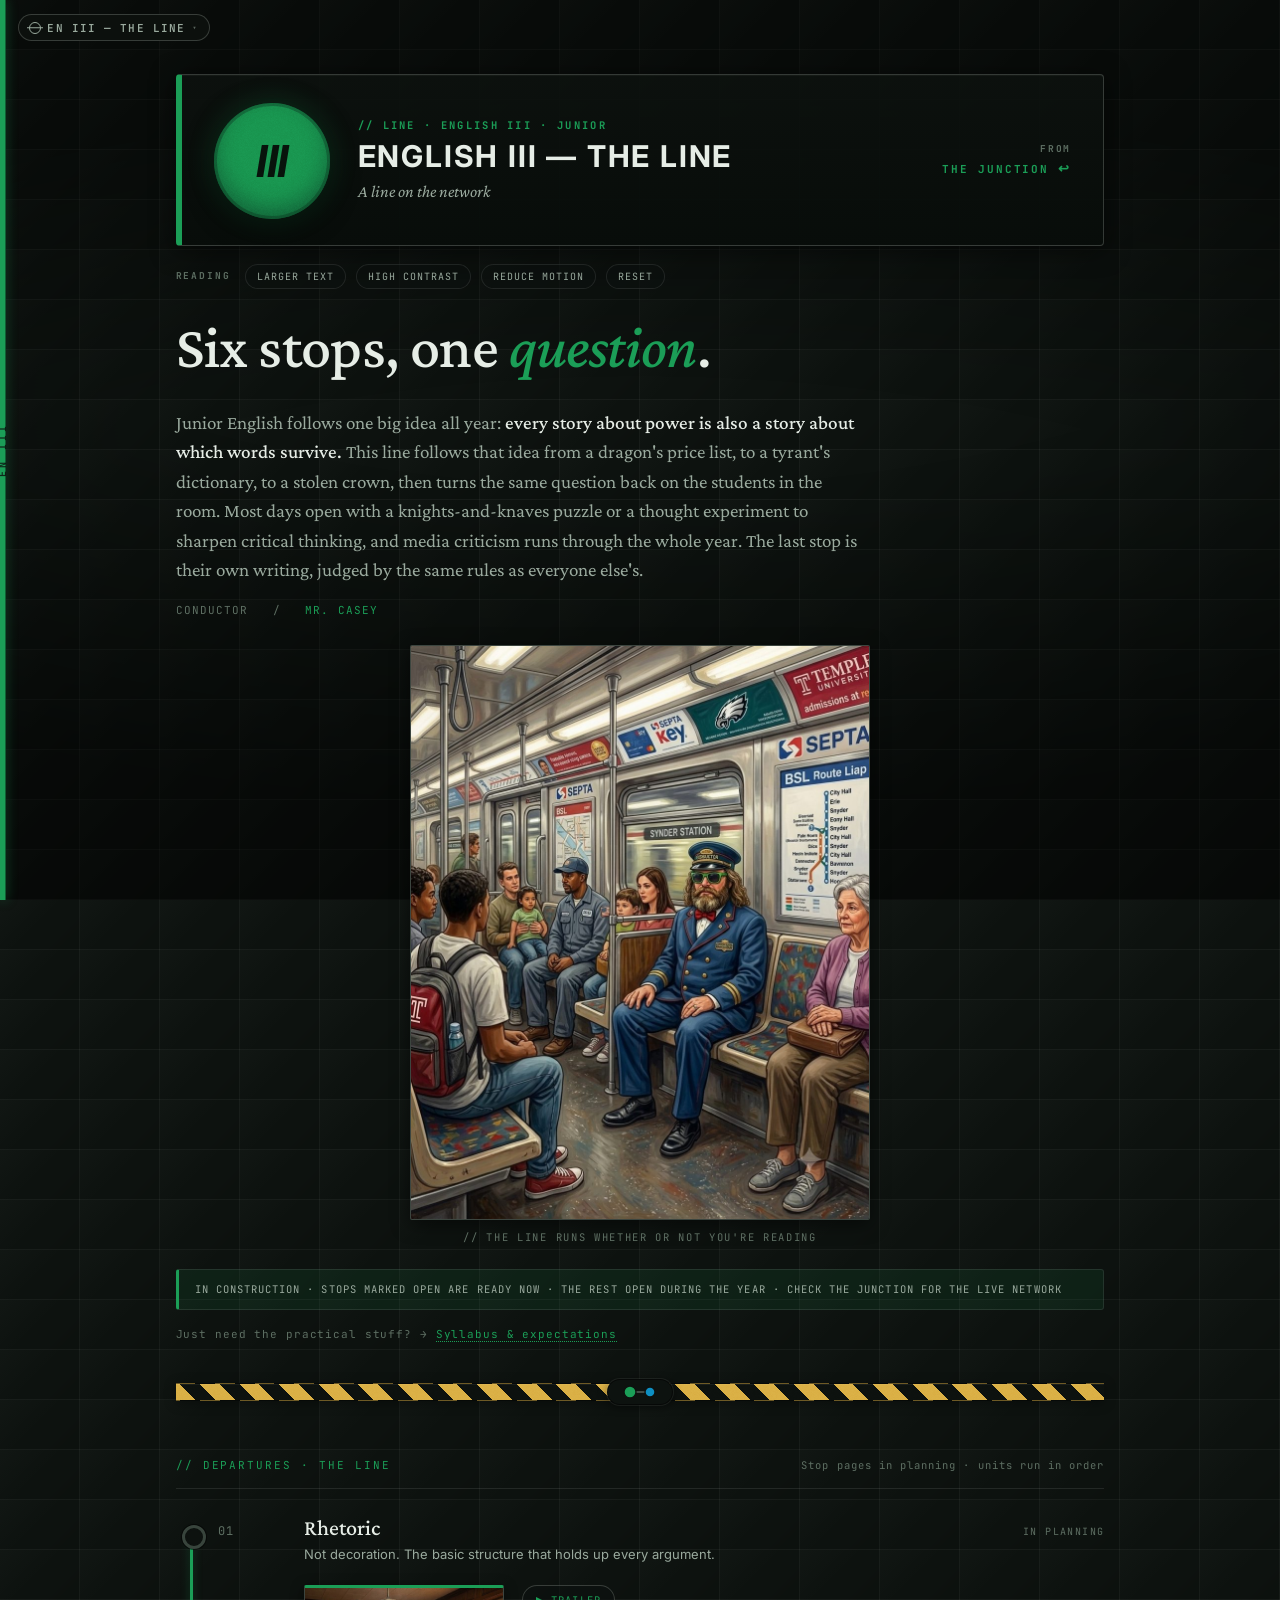
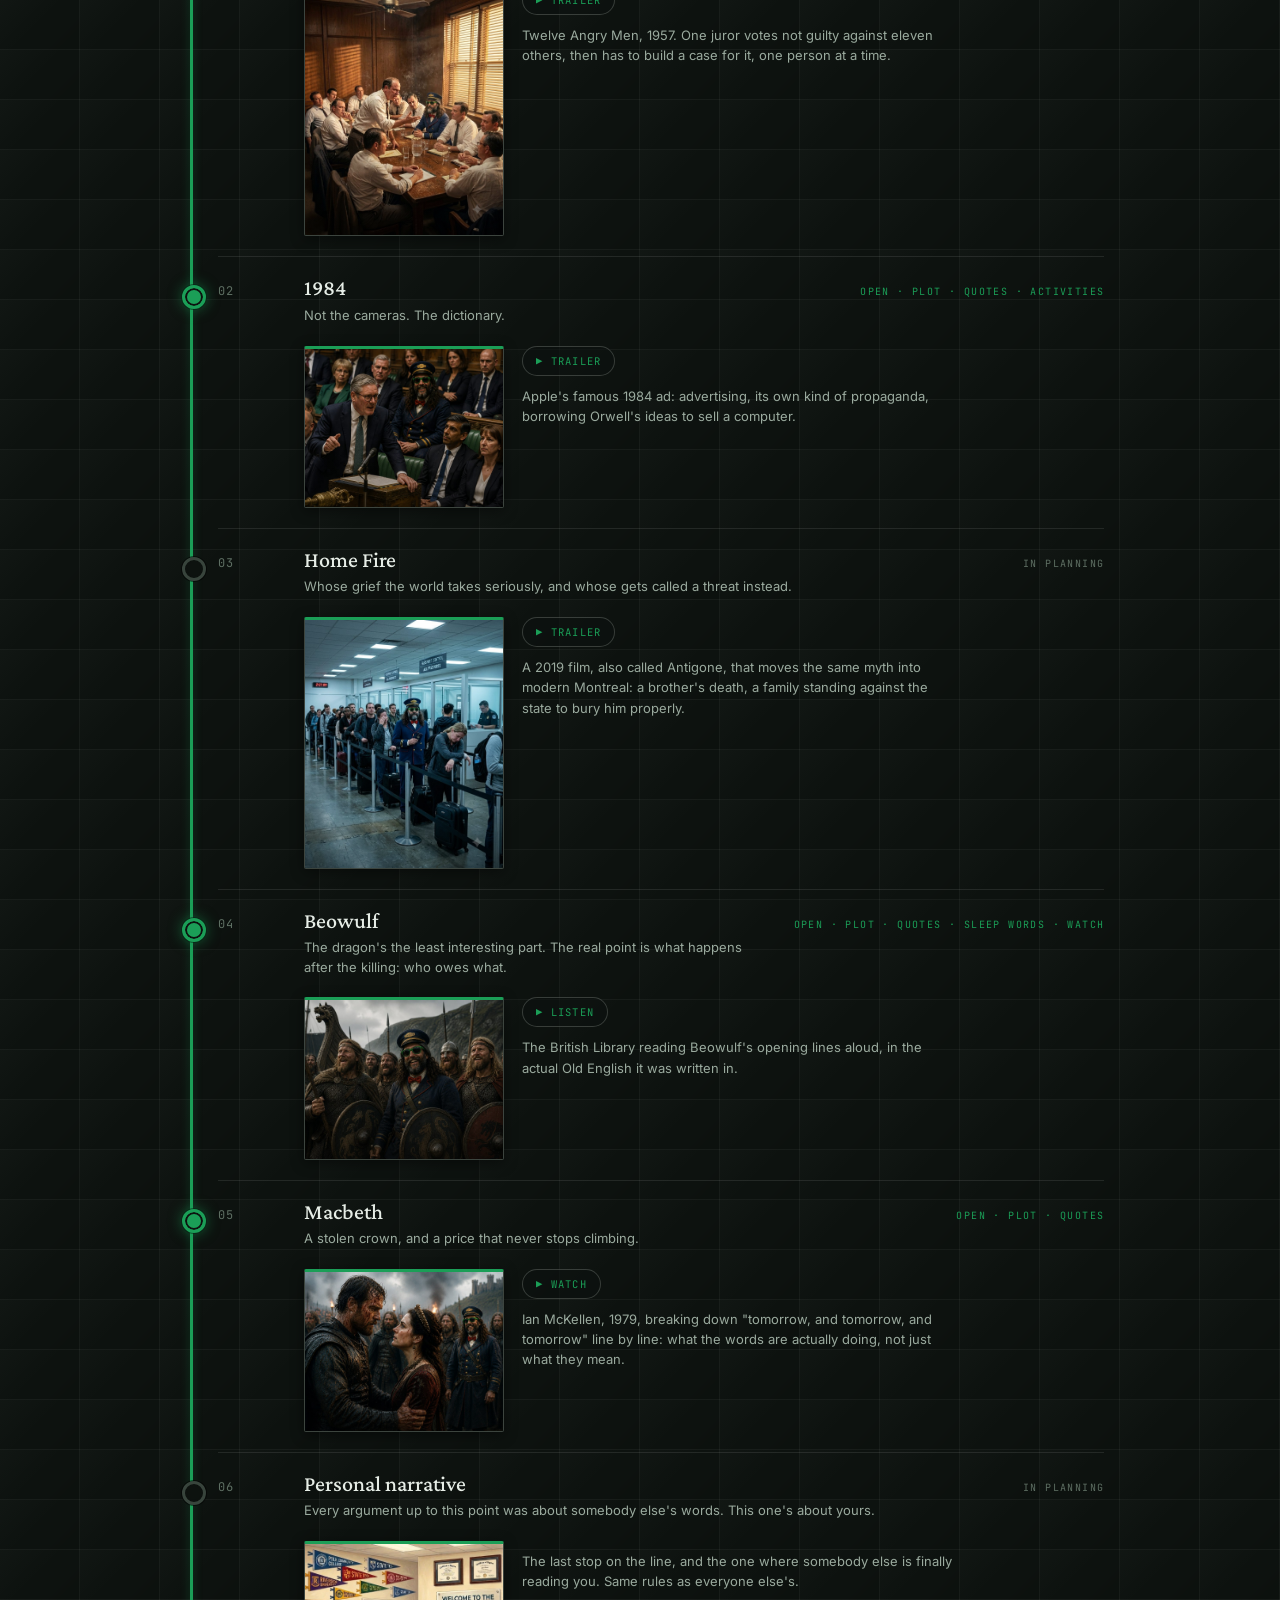
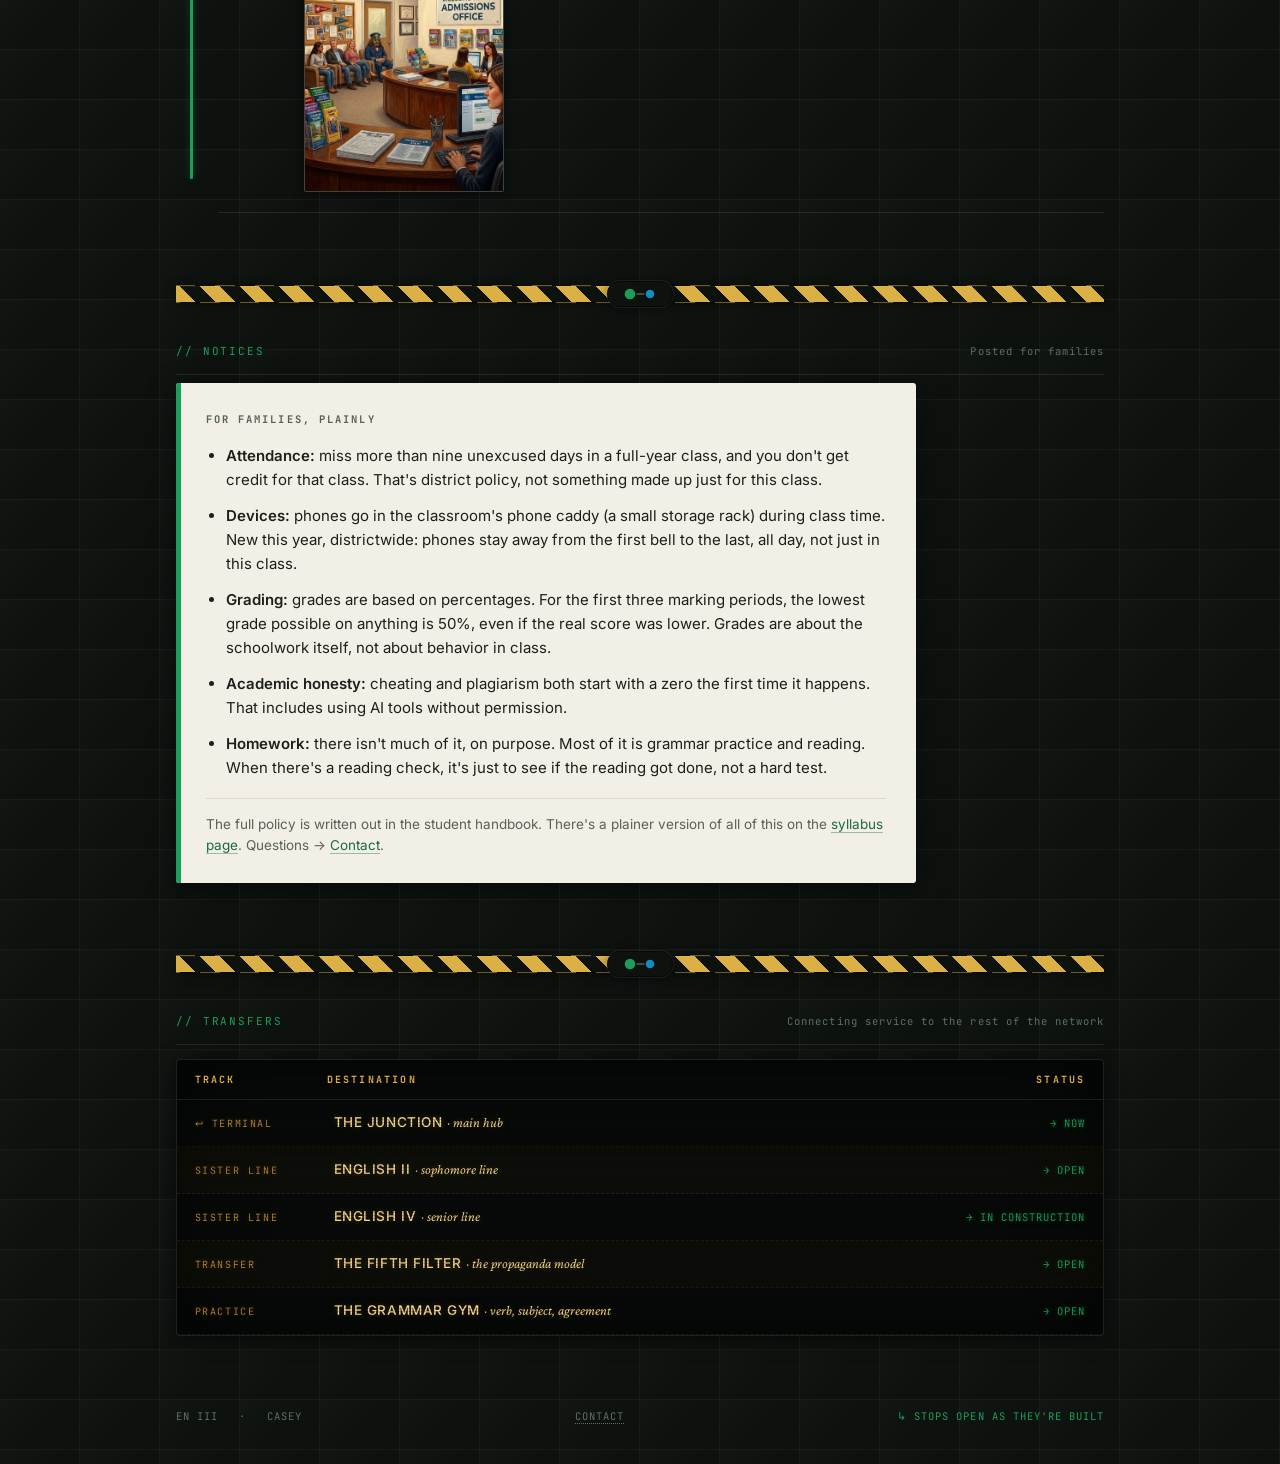
<file: index.html>
<!DOCTYPE html>
<html lang="en">
<head>
<meta charset="UTF-8">
<meta name="viewport" content="width=device-width, initial-scale=1.0">
<title>English III — the line</title>
<meta name="description" content="Junior English III at Shawnee, a line on the Junction. Stories about power, and how they decide which words survive. Rhetoric, 1984, Home Fire, Beowulf, Macbeth.">
<link rel="icon" href="/favicon.svg" type="image/svg+xml">
<link rel="alternate icon" href="/favicon.ico" sizes="48x48 32x32 16x16">
<link rel="apple-touch-icon" href="/apple-touch-icon.png">
<meta name="theme-color" content="#0D120F">
<link rel="canonical" href="https://caseyenglish3.netlify.app/">
<meta property="og:type" content="website">
<meta property="og:site_name" content="The Junction">
<meta property="og:title" content="English III — the line">
<meta property="og:description" content="Junior English III at Shawnee. Every story about power is also a story about which words survive. Six stops: rhetoric, 1984, Home Fire, Beowulf, Macbeth, and your own writing.">
<meta property="og:url" content="https://caseyenglish3.netlify.app/">
<meta property="og:image" content="https://caseyenglish3.netlify.app/img/og-card.jpg">
<meta property="og:image:type" content="image/jpeg">
<meta property="og:image:width" content="1200">
<meta property="og:image:height" content="630">
<meta property="og:image:alt" content="The Conductor busking with an accordion on a green-tiled subway platform, under the words English III — the line.">
<meta name="twitter:card" content="summary_large_image">
<meta name="twitter:title" content="English III — the line">
<meta name="twitter:description" content="Junior English III at Shawnee. Every story about power is also a story about which words survive.">
<meta name="twitter:image" content="https://caseyenglish3.netlify.app/img/og-card.jpg">
<link rel="preconnect" href="https://fonts.googleapis.com">
<link rel="preconnect" href="https://fonts.gstatic.com" crossorigin>
<link href="https://fonts.googleapis.com/css2?family=Crimson+Pro:ital,wght@0,400;0,500;0,600;1,400&family=Inter:wght@300;400;500;600;700&family=JetBrains+Mono:wght@400;500;700&display=swap" rel="stylesheet">

<style>
:root {
  --bg:           #0D120F;
  --bg-2:         #121A15;
  --panel:        #17211B;

  --ink:          #E6EDE6;
  --ink-mid:      #9AAA9E;
  --ink-faint:    #5E6F63;
  --ink-ghost:    #38443C;

  --rule:         rgba(230,237,230,0.10);
  --rule-strong:  rgba(230,237,230,0.20);

  /* III = subway-surface green. SEPTA brand green is #00843D;
     brightened here to clear 4.5:1 against --bg. */
  --line:         #1B9E57;
  --line-bri:     #4FCB8B;
  --line-soft:    rgba(27,158,87,0.11);

  --serif:        'Crimson Pro', Georgia, serif;
  --display:      'Crimson Pro', Georgia, serif;
  --sans:         'Inter', -apple-system, BlinkMacSystemFont, sans-serif;
  --mono:         'JetBrains Mono', 'IBM Plex Mono', monospace;

  --tile-bg:      #080D0A;
  --tile-grout:   rgba(230,237,230,0.05);
  --bead-bg:      #0D120F;

  --paper:        #F2EFE6;
  --paper-ink:    #1C1F1B;
  --paper-dim:    #5A6157;

  --motion:       1;
}

/* accessibility modes */
/* Larger text uses zoom: this page sets its type in px, so font-size on body changed nothing (checked 2026-11-14). */
html.big body { zoom: 1.15; }
html.hc {
  --bg: #000000; --bg-2: #0A0A0A; --panel: #101010;
  --ink: #FFFFFF; --ink-mid: #E0E0E0; --ink-faint: #BDBDBD; --ink-ghost: #8A8A8A;
  --rule: rgba(255,255,255,0.28); --rule-strong: rgba(255,255,255,0.5);
  --line: #37E08A; --line-bri: #7BF3B4; --line-soft: rgba(55,224,138,0.16);
  --tile-grout: rgba(255,255,255,0.10); --bead-bg: #000000;
  --paper: #FFFFFF; --paper-ink: #000000; --paper-dim: #333333;
}
html.hc body::after,
html.hc body::before { display: none; }
html.rm { --motion: 0; scroll-behavior: auto; }
html.rm * { animation: none !important; transition: none !important; }
/* System reduce-motion setting, no choice made with the Reduce motion button:
   movement stops, glows (.m-gentle) keep going. Pressing it off (html.rm-off)
   lets everything play. (2026-11-20) */
@media (prefers-reduced-motion: reduce) {
  html:not(.rm-off) :not(.m-gentle),
  html:not(.rm-off) :not(.m-gentle)::before,
  html:not(.rm-off) :not(.m-gentle)::after {
    animation-duration: 0.01ms !important;
    animation-iteration-count: 1 !important;
    transition-duration: 0.01ms !important;
    scroll-behavior: auto !important;
  }
}
/* Small touches (2026-11-20): the live station's signal pulses; a train runs
   down the line, stopping at each station; a glint crosses the roundel. */
.route .station.is-live::before { animation: lineSignal 2.6s ease-in-out infinite; }
@keyframes lineSignal {
  0%, 100% { filter: brightness(1); }
  50%      { filter: brightness(1.45); }
}
.route-train {
  position: absolute; left: 10px; top: 0; z-index: 3;
  width: 11px; height: 26px; margin-top: -13px; border-radius: 6px;
  background: var(--train, #fff);
  box-shadow: 0 0 10px var(--train, #fff), 0 0 2px rgba(255,255,255,0.9) inset;
  opacity: 0; pointer-events: none;
}
.route-train::before {
  content: ""; position: absolute; left: 3px; right: 3px; bottom: 4px; height: 4px; border-radius: 2px;
  background: rgba(255,255,255,0.85);
}
@media (max-width: 640px) { .route-train { left: 6px; width: 9px; height: 22px; margin-top: -11px; } }
.station-entrance .big-bullet { overflow: hidden; }
.station-entrance .big-bullet::before {
  content: ""; position: absolute; inset: 0; border-radius: 50%; pointer-events: none;
  background: linear-gradient(115deg, transparent 38%, rgba(255,255,255,0.28) 50%, transparent 62%) no-repeat;
  background-size: 250% 100%; background-position: 160% 0;
  animation: bulletGlint 9s ease-in-out 1.5s infinite;
}
@keyframes bulletGlint { 0%, 82% { background-position: 160% 0; } 96%, 100% { background-position: -60% 0; } }


* { box-sizing: border-box; margin: 0; padding: 0; }
html { scroll-behavior: smooth; }

body {
  font-family: var(--sans);
  background: var(--bg);
  color: var(--ink);
  line-height: 1.55;
  -webkit-font-smoothing: antialiased;
  position: relative;
}

/* TILE WALL — visible grout grid across the whole page background */
body {
  background-color: var(--bg);
  background-image:
    linear-gradient(180deg, transparent 0, transparent 49px, var(--tile-grout) 49px, var(--tile-grout) 51px, transparent 51px, transparent 100px),
    linear-gradient(90deg,  transparent 0, transparent 79px, var(--tile-grout) 79px, var(--tile-grout) 81px, transparent 81px, transparent 160px),
    linear-gradient(135deg, rgba(230,237,230,0.018) 0%, transparent 50%, rgba(0,0,0,0.06) 100%);
  background-size: 80px 50px, 80px 50px, 80px 50px;
}

/* GRIME */
body::after {
  content: "";
  position: fixed; inset: 0; pointer-events: none; z-index: 1;
  background-image: url("data:image/svg+xml;utf8,<svg xmlns='http://www.w3.org/2000/svg' width='220' height='220'><filter id='n'><feTurbulence type='fractalNoise' baseFrequency='0.85' numOctaves='2' stitchTiles='stitch'/><feColorMatrix values='0 0 0 0 0  0 0 0 0 0  0 0 0 0 0  0 0 0 0.55 0'/></filter><rect width='100%25' height='100%25' filter='url(%23n)'/></svg>");
  opacity: 0.10;
  mix-blend-mode: overlay;
}

/* VIGNETTE */
body::before {
  content: "";
  position: fixed; inset: 0; pointer-events: none; z-index: 1;
  background:
    radial-gradient(120% 80% at 50% 10%, transparent 55%, rgba(0,0,0,0.45) 100%),
    radial-gradient(120% 80% at 50% 90%, transparent 60%, rgba(0,0,0,0.35) 100%);
}

/* LINE STRIPE */
.line-stripe {
  position: fixed;
  top: 0; bottom: 0; left: 0;
  width: 6px;
  background: linear-gradient(180deg, var(--line) 0, var(--line) 100%);
  box-shadow: 0 0 12px rgba(27,158,87,0.42), inset -1px 0 0 rgba(0,0,0,0.4);
  z-index: 5;
}
.line-stripe::after {
  content: "EN III";
  position: absolute;
  top: 50%; left: 50%;
  transform: translate(-50%, -50%) rotate(-90deg);
  transform-origin: center;
  font-family: var(--mono);
  font-weight: 700;
  font-size: 10px;
  letter-spacing: 0.3em;
  color: rgba(13,18,15,0.85);
  white-space: nowrap;
}
@media (max-width: 720px) { .line-stripe { width: 4px; } .line-stripe::after { display: none; } }

body > *:not(script) { position: relative; z-index: 2; }
a { color: inherit; text-decoration: none; }

.wrap { max-width: 980px; margin: 0 auto; padding: 0 1.6rem; }

/* =========================================================
   SUBWAY — corner button + popup
   ========================================================= */
.sw-wrap { position: fixed; top: 14px; left: 18px; z-index: 220; }

.sw-trigger {
  display: inline-flex; align-items: center; gap: 0.55em;
  padding: 0.5em 0.95em;
  font-family: var(--mono);
  font-size: 11px; font-weight: 600;
  letter-spacing: 0.10em; text-transform: uppercase;
  color: var(--ink-mid);
  background: rgba(13,18,15,0.85);
  backdrop-filter: blur(6px);
  border: 1px solid var(--rule-strong);
  border-radius: 999px;
  cursor: pointer;
  transition: color 120ms, border-color 120ms;
}
.sw-trigger:hover, .sw-trigger:focus-visible {
  color: var(--line); border-color: var(--line); outline: none;
}

.sw-roundel {
  display: inline-block; width: 12px; height: 12px;
  border-radius: 50%; border: 1.5px solid currentColor;
  position: relative; flex-shrink: 0;
}
.sw-roundel::before {
  content: ""; position: absolute;
  left: -3px; right: -3px; top: 50%;
  height: 1.5px; background: currentColor;
  transform: translateY(-50%);
}
.sw-caret { font-size: 0.75em; opacity: 0.55; margin-left: 0.15em; }

.sw-panel {
  position: absolute; top: calc(100% + 8px); left: 0;
  min-width: 292px;
  background: var(--bg-2);
  border: 1px solid var(--rule-strong);
  border-radius: 4px;
  padding: 0.75em 0;
  box-shadow: 0 16px 40px rgba(0,0,0,0.55);
  display: none;
  animation: sw-rise 140ms ease-out;
}
.sw-panel.is-open { display: block; }
@keyframes sw-rise { from { opacity: 0; transform: translateY(-4px); } to { opacity: 1; transform: translateY(0); } }

.sw-label {
  display: block; padding: 0 1.2em 0.5em;
  font-family: var(--mono); font-size: 10.5px; font-weight: 700;
  letter-spacing: 0.14em; text-transform: uppercase;
  color: var(--line);
}
.sw-item {
  display: flex; align-items: baseline; gap: 0.7em;
  padding: 0.5em 1.2em;
  color: var(--ink);
  font-family: var(--serif); font-size: 15px;
  transition: background 100ms, color 100ms;
}
.sw-item:hover { background: var(--line-soft); color: var(--line-bri); }
.sw-item .sw-num {
  font-family: var(--mono); font-size: 10.5px;
  letter-spacing: 0.06em; color: var(--ink-faint); min-width: 1.8em;
}
.sw-item .sw-name { flex: 1; line-height: 1.3; }
.sw-item.is-here { color: var(--ink-faint); pointer-events: none; }
.sw-item.is-here::after {
  content: "you're here";
  font-family: var(--mono); font-size: 9.5px; letter-spacing: 0.10em;
  color: var(--line); opacity: 0.85;
}
.sw-item.is-stub { color: var(--ink-ghost); pointer-events: none; }
.sw-item.is-stub::after {
  content: "in planning";
  font-family: var(--mono); font-size: 9.5px; letter-spacing: 0.10em;
  color: var(--ink-faint);
}
.sw-divider { height: 1px; background: var(--rule); margin: 0.45em 1.2em; }
.sw-terminal {
  display: block; padding: 0.55em 1.2em;
  color: var(--line);
  font-family: var(--serif); font-style: italic; font-size: 14.5px;
}
.sw-terminal:hover { background: var(--line-soft); color: var(--line-bri); }

@media (max-width: 540px) {
  .sw-wrap { top: 10px; left: 10px; }
  .sw-trigger { padding: 0.4em 0.7em; font-size: 10px; }
  .sw-panel { min-width: 240px; }
}

/* =========================================================
   STATION ENTRANCE
   ========================================================= */
.station-entrance {
  margin-top: 18px; margin-bottom: 18px;
  padding: 28px 32px 26px;
  background: linear-gradient(180deg, rgba(13,18,15,0.92) 0%, rgba(8,13,10,0.96) 100%);
  border: 1px solid var(--rule-strong);
  border-left: 6px solid var(--line);
  border-radius: 4px;
  display: grid;
  grid-template-columns: 116px 1fr auto;
  gap: 28px; align-items: center;
  box-shadow: 0 4px 24px rgba(0,0,0,0.55), inset 0 1px 0 rgba(230,237,230,0.04);
  position: relative;
}
.station-entrance::after {
  content: ""; position: absolute; inset: 0;
  background-image: linear-gradient(90deg, transparent 0, transparent 49.5%, rgba(230,237,230,0.04) 49.5%, rgba(230,237,230,0.04) 50.5%, transparent 50.5%);
  background-size: 60px 100%;
  pointer-events: none; border-radius: 4px;
}
.station-entrance .big-bullet {
  width: 116px; height: 116px; border-radius: 50%;
  background: var(--line);
  display: flex; align-items: center; justify-content: center;
  font-family: var(--sans); font-weight: 700;
  font-size: 44px; letter-spacing: -0.02em; font-style: italic;
  color: #08140C;
  box-shadow:
    inset 0 0 0 3px rgba(0,0,0,0.22),
    inset 0 -10px 22px rgba(0,0,0,0.30),
    0 6px 28px rgba(0,0,0,0.55),
    0 0 26px rgba(27,158,87,0.30);
  position: relative;
}
.station-entrance .big-bullet::after {
  content: ""; position: absolute; inset: -1px; border-radius: 50%;
  background-image: url("data:image/svg+xml;utf8,<svg xmlns='http://www.w3.org/2000/svg' width='100' height='100'><filter id='b'><feTurbulence type='fractalNoise' baseFrequency='1.6' numOctaves='1'/><feColorMatrix values='0 0 0 0 0  0 0 0 0 0  0 0 0 0 0  0 0 0 0.7 0'/></filter><rect width='100%25' height='100%25' filter='url(%23b)'/></svg>");
  opacity: 0.22; mix-blend-mode: overlay; pointer-events: none;
}
.station-entrance .nameplate { display: flex; flex-direction: column; gap: 8px; position: relative; z-index: 2; }
.station-entrance .nameplate .station-no {
  font-family: var(--mono); font-size: 10.5px; font-weight: 700;
  letter-spacing: 0.22em; text-transform: uppercase; color: var(--line);
}
.station-entrance .nameplate .station-name-big {
  font-family: var(--sans); font-weight: 700;
  font-size: clamp(22px, 2.6vw, 30px);
  letter-spacing: 0.06em; text-transform: uppercase;
  color: var(--ink); line-height: 1;
}
.station-entrance .nameplate .station-sub {
  font-family: var(--display); font-style: italic; font-weight: 400;
  font-size: 17px; color: var(--ink-mid);
}
.station-entrance .arrow-to-trains {
  display: flex; flex-direction: column; align-items: flex-end; gap: 2px;
  font-family: var(--mono); font-size: 11px; font-weight: 700;
  letter-spacing: 0.18em; text-transform: uppercase;
  color: var(--line); white-space: nowrap; transition: color 120ms;
}
.station-entrance .arrow-to-trains .from { color: var(--ink-faint); font-size: 9.5px; letter-spacing: 0.20em; }
.station-entrance .arrow-to-trains:hover { color: var(--line-bri); }
.station-entrance .arrow-to-trains .arr { font-size: 1.2em; transform: translateY(-1px); }

@media (max-width: 720px) {
  .station-entrance { grid-template-columns: 84px 1fr; gap: 18px; padding: 20px 20px 18px; }
  .station-entrance .big-bullet { width: 84px; height: 84px; font-size: 32px; }
  .station-entrance .arrow-to-trains { display: none; }
}

/* =========================================================
   ACCESSIBILITY BAR
   ========================================================= */
.a11y {
  display: flex; gap: 10px; flex-wrap: wrap; align-items: center;
  margin: 0 0 26px;
}
.a11y .a11y-label {
  font-family: var(--mono); font-size: 9.5px; font-weight: 700;
  letter-spacing: 0.20em; text-transform: uppercase;
  color: var(--ink-faint); margin-right: 4px;
}
.a11y button {
  background: rgba(13,18,15,0.6);
  border: 1px solid var(--rule);
  color: var(--ink-mid);
  padding: 5px 11px; border-radius: 999px; cursor: pointer;
  font-family: var(--mono); font-size: 10px;
  letter-spacing: 0.10em; text-transform: uppercase;
  transition: color 120ms, border-color 120ms, background 120ms;
}
.a11y button:hover { color: var(--ink); border-color: var(--line); }
.a11y button[aria-pressed="true"] {
  color: #08140C; background: var(--line); border-color: var(--line);
}
.a11y button:focus-visible, a:focus-visible, .sw-trigger:focus-visible,
.trailer-toggle:focus-visible {
  outline: 2px solid var(--line-bri); outline-offset: 3px;
}

/* =========================================================
   CAUTION STRIPE
   ========================================================= */
.caution-stripe {
  height: 18px; margin: 32px 0;
  background-image: repeating-linear-gradient(45deg, #DDB54A 0, #DDB54A 14px, #0D120F 14px, #0D120F 28px);
  border-top: 1px solid rgba(0,0,0,0.5);
  border-bottom: 1px solid rgba(0,0,0,0.5);
  position: relative;
  box-shadow: inset 0 1px 0 rgba(255,255,255,0.06), 0 2px 12px rgba(0,0,0,0.35);
}
.caution-stripe::before {
  content: ""; position: absolute; inset: 0;
  background-image: url("data:image/svg+xml;utf8,<svg xmlns='http://www.w3.org/2000/svg' width='180' height='180'><filter id='cs'><feTurbulence type='fractalNoise' baseFrequency='1.6' numOctaves='2'/><feColorMatrix values='0 0 0 0 0  0 0 0 0 0  0 0 0 0 0  0 0 0 0.7 0'/></filter><rect width='100%25' height='100%25' filter='url(%23cs)'/></svg>");
  opacity: 0.18; mix-blend-mode: overlay; pointer-events: none;
}

/* =========================================================
   TERMINAL (hero)
   ========================================================= */
.terminal { padding: 56px 0 8px; }
@media (max-width: 720px) { .terminal { padding: 44px 0 4px; } }

h1.line-name {
  font-family: var(--serif); font-weight: 500;
  font-size: clamp(38px, 5.6vw, 60px);
  line-height: 1.05; letter-spacing: -0.01em;
  margin: 14px 0 0.5em; color: var(--ink);
}
h1.line-name em { font-style: italic; color: var(--line); font-weight: 500; }

.lede {
  font-family: var(--serif); font-size: 19px; line-height: 1.55;
  color: var(--ink-mid); max-width: 62ch; margin-bottom: 0.5em;
}
.lede strong { color: var(--ink); font-weight: 500; }

.signoff {
  margin-top: 1.6em;
  font-family: var(--mono); font-size: 11px;
  letter-spacing: 0.10em; color: var(--ink-faint); text-transform: uppercase;
}
.signoff .conductor { color: var(--line); }

.hero-figure {
  max-width: 460px; margin: 26px auto 6px; padding: 0; text-align: center;
}
.hero-figure img {
  width: 100%; height: auto; display: block;
  background: var(--bg-2);
  border-radius: 2px;
  border: 1px solid var(--rule-strong);
  box-shadow: 0 4px 18px rgba(0,0,0,0.5);
}
.hero-figure figcaption {
  margin-top: 9px;
  font-family: var(--mono); font-size: 10.5px;
  letter-spacing: 0.16em; text-transform: uppercase;
  color: var(--ink-faint); line-height: 1.6;
}

.advisory {
  margin: 24px 0 4px;
  padding: 11px 16px;
  border: 1px solid var(--rule);
  border-left: 3px solid var(--line);
  border-radius: 3px;
  background: var(--line-soft);
  font-family: var(--mono); font-size: 10.5px;
  letter-spacing: 0.10em; text-transform: uppercase;
  color: var(--ink-mid);
}

.plain-link {
  margin-top: 16px;
  font-family: var(--mono); font-size: 11px;
  letter-spacing: 0.08em; color: var(--ink-faint);
}
.plain-link a {
  color: var(--line); border-bottom: 1px dotted currentColor;
}
.plain-link a:hover { color: var(--line-bri); }

/* =========================================================
   BOARD + ROUTE
   ========================================================= */
.board { padding: 24px 0 40px; }
.board-header {
  display: flex; align-items: baseline; justify-content: space-between;
  gap: 1rem; flex-wrap: wrap;
  padding-bottom: 14px; margin-bottom: 8px;
  border-bottom: 1px solid var(--rule);
}
.board-title {
  font-family: var(--mono); font-size: 11px;
  letter-spacing: 0.18em; text-transform: uppercase; color: var(--line);
}
.board-meta {
  font-family: var(--mono); font-size: 10.5px;
  letter-spacing: 0.10em; color: var(--ink-faint);
}

.route { position: relative; padding-left: 42px; margin-top: 8px; }
.route::before {
  content: ""; position: absolute;
  left: 14px; top: 34px; bottom: 34px;
  width: 3px; background: var(--line);
  box-shadow: 0 0 8px rgba(27,158,87,0.38);
  border-radius: 2px;
}
.route .station { position: relative; }
/* bead sits on the station NAME line, not the middle of a tall block */
.route .station::before {
  content: ""; position: absolute;
  left: -36px; top: 28px;
  width: 18px; height: 18px; border-radius: 50%;
  background: var(--bead-bg);
  border: 3px solid var(--line);
  box-shadow: inset 0 0 0 2px var(--bg), 0 0 0 1px rgba(0,0,0,0.55);
  z-index: 2;
}
.route .station.is-live::before {
  background: var(--line);
  box-shadow: inset 0 0 0 2px var(--bg), 0 0 14px rgba(27,158,87,0.55), 0 0 0 1px rgba(0,0,0,0.55);
}
.route .station:not(.is-live)::before { border-color: var(--ink-ghost); }
@media (max-width: 640px) {
  .route { padding-left: 32px; }
  .route::before { left: 10px; }
  .route .station::before { left: -28px; top: 24px; width: 14px; height: 14px; }
}

.station {
  display: grid;
  grid-template-columns: 64px 1fr auto;
  gap: 0.4em 1.4em;
  align-items: baseline;
  padding: 18px 0 20px;
  border-bottom: 1px solid var(--rule);
}
.station-num { font-family: var(--mono); font-size: 12px; letter-spacing: 0.10em; color: var(--ink-faint); }
.station-name {
  font-family: var(--serif); font-size: 22px; font-weight: 500;
  color: var(--ink); line-height: 1.2;
}
.station-name .frame {
  display: block; font-family: var(--sans); font-size: 13px; font-weight: 400;
  color: var(--ink-mid); margin-top: 4px; letter-spacing: 0; line-height: 1.5;
}
.station-status {
  font-family: var(--mono); font-size: 10px;
  letter-spacing: 0.14em; text-transform: uppercase; color: var(--ink-faint);
}
/* live stop: the status link stretches over the stop; the platform sits above it so the trailer button still works */
.station.is-live .station-status { color: var(--line); }
.station-go::after { content: ""; position: absolute; inset: 0; z-index: 1; }
.station.is-live .platform { position: relative; z-index: 2; }
.station-go:hover, .station-go:focus-visible,
.station.is-live:has(.station-go:hover) .station-name { color: var(--line-bri); }
@media (max-width: 640px) {
  .station { grid-template-columns: 44px 1fr; }
  .station-status { grid-column: 2; padding-top: 4px; }
  .station-name { font-size: 18px; }
}

/* =========================================================
   PLATFORM CARD — poster + trailer, per stop
   ========================================================= */
.platform {
  grid-column: 2 / -1;
  margin-top: 14px;
  display: grid;
  grid-template-columns: 200px 1fr;
  gap: 18px;
  align-items: start;
}
/* every stop currently has a poster; this is the fallback for one that doesn't */
.platform.no-poster { grid-template-columns: 1fr; }
@media (max-width: 640px) {
  .platform { grid-column: 2; grid-template-columns: 1fr; gap: 12px; }
}

.poster {
  margin: 0; position: relative;
  border: 1px solid var(--rule-strong);
  border-radius: 2px;
  background: var(--bg-2);
  overflow: hidden;
  box-shadow: 0 3px 14px rgba(0,0,0,0.45);
}
.poster img { width: 100%; height: auto; display: block; }
.poster::after {
  content: ""; position: absolute; inset: 0; pointer-events: none;
  background: linear-gradient(180deg, rgba(0,0,0,0) 55%, rgba(0,0,0,0.35) 100%);
}
@media (max-width: 640px) { .poster { max-width: 260px; } }

.platform-body { min-width: 0; }

.trailer-toggle {
  display: inline-flex; align-items: center; gap: 0.5em;
  background: rgba(13,18,15,0.6);
  border: 1px solid var(--rule-strong);
  color: var(--line);
  font-family: var(--mono); font-size: 10.5px;
  letter-spacing: 0.12em; text-transform: uppercase;
  padding: 7px 13px; border-radius: 999px; cursor: pointer;
  transition: color 120ms, border-color 120ms;
}
.trailer-toggle:hover { border-color: var(--line); color: var(--line-bri); }
.trailer-note {
  margin-top: 10px;
  font-family: var(--sans); font-size: 13px; line-height: 1.55;
  color: var(--ink-mid); max-width: 54ch;
}
.trailer-embed {
  margin-top: 12px; position: relative; width: 100%;
  padding-bottom: 56.25%; height: 0; overflow: hidden;
  border-radius: 3px; border: 1px solid var(--rule-strong);
  display: none; background: #000;
}
.trailer-embed.open { display: block; }
.trailer-embed iframe { position: absolute; top: 0; left: 0; width: 100%; height: 100%; border: 0; }

/* =========================================================
   NOTICE — posted card for families
   ========================================================= */
.notice {
  background: var(--paper);
  color: var(--paper-ink);
  border-radius: 3px;
  padding: 28px 30px 26px;
  box-shadow: 0 6px 26px rgba(0,0,0,0.5);
  position: relative;
  max-width: 74ch;
}
.notice::before {
  content: ""; position: absolute; left: 0; top: 0; bottom: 0;
  width: 5px; background: var(--line); border-radius: 3px 0 0 3px;
}
.notice h3 {
  font-family: var(--mono); font-size: 10.5px; font-weight: 700;
  letter-spacing: 0.20em; text-transform: uppercase;
  margin: 0 0 16px; color: var(--paper-dim);
}
.notice ul { margin: 0; padding-left: 20px; }
.notice li {
  margin: 0 0 12px;
  font-family: var(--sans); font-size: 15px; line-height: 1.6;
}
.notice li:last-child { margin-bottom: 0; }
.notice li b { font-weight: 600; }
.notice a { color: #1A6B3F; border-bottom: 1px solid rgba(26,107,63,0.4); }
.notice a:hover { border-bottom-color: #1A6B3F; }
.notice .fine {
  font-size: 13.5px; font-family: var(--sans); color: var(--paper-dim);
  margin-top: 18px; padding-top: 15px; border-top: 1px solid #DCD7C8; line-height: 1.6;
}

/* =========================================================
   FLIP-BOARD
   ========================================================= */
.flip-board {
  background: #070A08;
  border: 1px solid rgba(230,237,230,0.10);
  border-radius: 4px; margin-top: 14px; overflow: hidden;
  box-shadow: inset 0 0 80px rgba(0,0,0,0.6), 0 4px 20px rgba(0,0,0,0.55);
  position: relative;
}
.flip-board::before {
  content: ""; position: absolute; inset: 0; pointer-events: none;
  background-image: repeating-linear-gradient(0deg, rgba(0,0,0,0) 0, rgba(0,0,0,0) 2px, rgba(0,0,0,0.18) 2px, rgba(0,0,0,0.18) 3px);
}
.flip-board-head {
  display: grid; grid-template-columns: 120px 1fr auto; gap: 1.2em;
  padding: 12px 18px;
  border-bottom: 1px solid rgba(230,237,230,0.10);
  font-family: var(--mono); font-size: 10px; font-weight: 700;
  letter-spacing: 0.22em; text-transform: uppercase; color: #E8B048;
}
.flip-board .dep {
  display: grid; grid-template-columns: 120px 1fr auto; gap: 1.2em;
  align-items: baseline;
  border-bottom: 1px dashed rgba(232,176,72,0.10);
  padding: 12px 18px;
  font-family: var(--mono); color: #E8B048;
  text-shadow: 0 0 6px rgba(232,176,72,0.25);
  transition: background 100ms;
}
.flip-board .dep:nth-child(odd) { background: rgba(232,176,72,0.025); }
.flip-board a.dep:hover { background: rgba(232,176,72,0.06); }
.flip-board .dep .kind { color: #B58030; font-size: 10px; letter-spacing: 0.16em; text-transform: uppercase; }
.flip-board .dep .what {
  color: #F4D58A; font-family: var(--sans); font-weight: 500;
  text-transform: uppercase; letter-spacing: 0.04em; font-size: 13.5px;
}
.flip-board .dep .what em {
  font-family: var(--display); font-style: italic; text-transform: none;
  font-weight: 400; color: #F4D58A; letter-spacing: 0;
}
.flip-board .dep .arrow {
  font-family: var(--mono); font-size: 10.5px;
  color: var(--line); text-shadow: 0 0 6px rgba(27,158,87,0.4);
  letter-spacing: 0.10em; text-transform: uppercase;
}
@media (max-width: 640px) {
  .flip-board-head, .flip-board .dep { grid-template-columns: 90px 1fr; }
  .flip-board .dep .arrow { display: none; }
}

/* footer */
.foot {
  padding: 28px 0 40px;
  font-family: var(--mono); font-size: 10.5px;
  letter-spacing: 0.10em; text-transform: uppercase; color: var(--ink-faint);
  margin-top: 4px;
}
.foot .right { color: var(--line); }
@media (max-width: 540px) {
  .foot .wrap { flex-direction: column; gap: 8px; align-items: flex-start; }
}

.sr-only {
  position: absolute; width: 1px; height: 1px; overflow: hidden;
  clip: rect(0,0,0,0); white-space: nowrap;
}
</style>
<link rel="stylesheet" href="septa.css">
<link rel="stylesheet" href="septa-deep.css">
</head>
<body>

<h2 class="sr-only">English III line page: a course overview, six stops still being planned, and a plain notice for families about attendance, phones, grades, and academic honesty.</h2>

<!-- ===== LINE STRIPE ===== -->
<div class="line-stripe" aria-hidden="true"></div>

<!-- ===== SUBWAY ===== -->
<div class="sw-wrap" data-subway data-current="terminal">
  <button type="button" class="sw-trigger" aria-haspopup="true" aria-expanded="false" aria-label="English III line">
    <span class="sw-roundel" aria-hidden="true"></span>
    <span>EN III — the line</span>
    <span class="sw-caret" aria-hidden="true">▾</span>
  </button>
  <div class="sw-panel" role="menu">
    <span class="sw-label">// six stops on the line</span>
    <span class="sw-item is-stub" data-key="rhetoric"><span class="sw-num">01</span><span class="sw-name">Rhetoric</span></span>
    <a class="sw-item" href="1984/" data-key="1984" role="menuitem"><span class="sw-num">02</span><span class="sw-name">1984</span></a>
    <span class="sw-item is-stub" data-key="homefire"><span class="sw-num">03</span><span class="sw-name">Home Fire</span></span>
    <a class="sw-item" href="beowulf/" data-key="beowulf" role="menuitem"><span class="sw-num">04</span><span class="sw-name">Beowulf</span></a>
    <a class="sw-item" href="macbeth/" data-key="macbeth" role="menuitem"><span class="sw-num">05</span><span class="sw-name">Macbeth</span></a>
    <span class="sw-item is-stub" data-key="narrative"><span class="sw-num">06</span><span class="sw-name">Personal Narrative</span></span>
    <div class="sw-divider"></div>
    <a class="sw-item" href="syllabus/" role="menuitem"><span class="sw-num">§</span><span class="sw-name">Syllabus &amp; expectations</span></a>
    <div class="sw-divider"></div>
    <a class="sw-terminal" href="https://shawneehub.netlify.app/" role="menuitem">↩ Transfer to the Junction</a>
  </div>
</div>

<!-- ===== TERMINAL ===== -->
<header class="terminal">
  <div class="wrap">

    <a class="station-entrance" href="https://shawneehub.netlify.app/" aria-label="Transfer to the Junction">
      <span class="big-bullet" aria-hidden="true">III</span>
      <div class="nameplate">
        <span class="station-no">// Line · English III · Junior</span>
        <span class="station-name-big">English III — the line</span>
        <span class="station-sub">A line on the network</span>
      </div>
      <span class="arrow-to-trains">
        <span class="from">From</span>
        <span>The Junction <span class="arr">↩</span></span>
      </span>
    </a>

    <div class="a11y" role="group" aria-label="Accessibility settings">
      <span class="a11y-label">Reading</span>
      <button type="button" id="btn-big" aria-pressed="false">Larger text</button>
      <button type="button" id="btn-hc" aria-pressed="false">High contrast</button>
      <button type="button" id="btn-rm" aria-pressed="false">Reduce motion</button>
      <button type="button" id="btn-reset">Reset</button>
    </div>

    <h1 class="line-name">Six stops, one&nbsp;<em>question</em>.</h1>
    <p class="lede">Junior English follows one big idea all year: <strong>every story about power is also a story about which words survive.</strong> This line follows that idea from a dragon's price list, to a tyrant's dictionary, to a stolen crown, then turns the same question back on the students in the room. Most days open with a knights-and-knaves puzzle or a thought experiment to sharpen critical thinking, and media criticism runs through the whole year. The last stop is their own writing, judged by the same rules as everyone else's.</p>
    <p class="signoff">Conductor &nbsp; / &nbsp; <span class="conductor">Mr. Casey</span></p>

    <figure class="hero-figure">
      <img src="img/conductor-septa.jpg" alt="Illustration: the Conductor, in a blue uniform, cap and green sunglasses, riding a crowded Broad Street Line subway car." loading="lazy" width="922" height="1152">
      <figcaption>// The line runs whether or not you're reading</figcaption>
    </figure>

    <div class="advisory" role="status">In construction · stops marked Open are ready now · the rest open during the year · check the Junction for the live network</div>

    <p class="plain-link">Just need the practical stuff? → <a href="syllabus/">Syllabus &amp; expectations</a></p>
  </div>
</header>

<div class="wrap"><div class="caution-stripe" aria-hidden="true"></div></div>

<!-- ===== BOARD ===== -->
<section class="board">
  <div class="wrap">
    <div class="board-header">
      <span class="board-title">// Departures · the line</span>
      <span class="board-meta">Stop pages in planning · units run in order</span>
    </div>

    <div class="route">

      <div class="station">
        <span class="station-num">01</span>
        <span class="station-name">
          Rhetoric
          <span class="frame">Not decoration. The basic structure that holds up every argument.</span>
        </span>
        <span class="station-status">In planning</span>
        <div class="platform">
          <figure class="poster">
            <img src="img/conductor-rhetoric.jpg" alt="Illustration: the Conductor, in cap and green sunglasses, seated at the table in a 1950s jury room while one juror stands mid-argument." loading="lazy" width="922" height="1152">
          </figure>
          <div class="platform-body">
            <button type="button" class="trailer-toggle" aria-expanded="false" data-video="5xNlNV-UIUs">▶ Trailer</button>
            <div class="trailer-embed"></div>
            <p class="trailer-note">Twelve Angry Men, 1957. One juror votes not guilty against eleven others, then has to build a case for it, one person at a time.</p>
          </div>
        </div>
      </div>

      <div class="station is-live">
        <span class="station-num">02</span>
        <span class="station-name">
          1984
          <span class="frame">Not the cameras. The dictionary.</span>
        </span>
        <a class="station-status station-go" href="1984/" aria-label="1984: open the reading room">Open · plot · quotes · activities</a>
        <div class="platform">
          <figure class="poster">
            <img src="img/conductor-1984.jpg" alt="Illustration: the Conductor, in cap and green sunglasses, grinning on the benches of the British House of Commons while a debate goes on around him." loading="lazy" width="1000" height="800">
          </figure>
          <div class="platform-body">
            <button type="button" class="trailer-toggle" aria-expanded="false" data-video="2zfqw8nhUwA">▶ Trailer</button>
            <div class="trailer-embed"></div>
            <p class="trailer-note">Apple's famous 1984 ad: advertising, its own kind of propaganda, borrowing Orwell's ideas to sell a computer.</p>
          </div>
        </div>
      </div>

      <div class="station">
        <span class="station-num">03</span>
        <span class="station-name">
          Home Fire
          <span class="frame">Whose grief the world takes seriously, and whose gets called a threat instead.</span>
        </span>
        <span class="station-status">In planning</span>
        <div class="platform">
          <figure class="poster">
            <img src="img/conductor-homefire.jpg" alt="Illustration: the Conductor, in cap and green sunglasses, waiting in a late-night airport passport control queue with his passport in hand." loading="lazy" width="922" height="1152">
          </figure>
          <div class="platform-body">
            <button type="button" class="trailer-toggle" aria-expanded="false" data-video="3fFG0wYyR0Q">▶ Trailer</button>
            <div class="trailer-embed"></div>
            <p class="trailer-note">A 2019 film, also called Antigone, that moves the same myth into modern Montreal: a brother's death, a family standing against the state to bury him properly.</p>
          </div>
        </div>
      </div>

      <div class="station is-live">
        <span class="station-num">04</span>
        <span class="station-name">
          Beowulf
          <span class="frame">The dragon's the least interesting part. The real point is what happens after the killing: who owes what.</span>
        </span>
        <a class="station-status station-go" href="beowulf/" aria-label="Beowulf: open the reading room">Open · plot · quotes · sleep words · watch</a>
        <div class="platform">
          <figure class="poster">
            <img src="img/conductor-beowulf.jpg" alt="Illustration: the Conductor, in cap and green sunglasses, standing in a shield wall of Norse warriors beside a longship." loading="lazy" width="1000" height="800">
          </figure>
          <div class="platform-body">
            <button type="button" class="trailer-toggle" aria-expanded="false" data-video="QT5nja2Wy28">▶ Listen</button>
            <div class="trailer-embed"></div>
            <p class="trailer-note">The British Library reading Beowulf's opening lines aloud, in the actual Old English it was written in.</p>
          </div>
        </div>
      </div>

      <div class="station is-live">
        <span class="station-num">05</span>
        <span class="station-name">
          Macbeth
          <span class="frame">A stolen crown, and a price that never stops climbing.</span>
        </span>
        <a class="station-status station-go" href="macbeth/" aria-label="Macbeth: open the reading room">Open · plot · quotes</a>
        <div class="platform">
          <figure class="poster">
            <img src="img/conductor-macbeth.jpg" alt="Illustration: the Conductor, in cap and green sunglasses, standing among armed retainers behind a bloodied warrior and a woman in a circlet on a battlefield." loading="lazy" width="1000" height="800">
          </figure>
          <div class="platform-body">
            <button type="button" class="trailer-toggle" aria-expanded="false" data-video="zGbZCgHQ9m8">▶ Watch</button>
            <div class="trailer-embed"></div>
            <p class="trailer-note">Ian McKellen, 1979, breaking down "tomorrow, and tomorrow, and tomorrow" line by line: what the words are actually doing, not just what they mean.</p>
          </div>
        </div>
      </div>

      <div class="station">
        <span class="station-num">06</span>
        <span class="station-name">
          Personal narrative
          <span class="frame">Every argument up to this point was about somebody else's words. This one's about yours.</span>
        </span>
        <span class="station-status">In planning</span>
        <div class="platform">
          <figure class="poster">
            <img src="img/conductor-personal-narrative.jpg" alt="Illustration: the Conductor, in cap and green sunglasses, waiting in a college admissions office among families sitting with their applications." loading="lazy" width="922" height="1152">
          </figure>
          <div class="platform-body">
            <p class="trailer-note">The last stop on the line, and the one where somebody else is finally reading you. Same rules as everyone else's.</p>
          </div>
        </div>
      </div>

    </div>
  </div>
</section>

<div class="wrap"><div class="caution-stripe" aria-hidden="true"></div></div>

<!-- ===== NOTICES ===== -->
<section class="board" style="padding-top:8px;">
  <div class="wrap">
    <div class="board-header">
      <span class="board-title">// Notices</span>
      <span class="board-meta">Posted for families</span>
    </div>

    <div class="notice">
      <h3>For families, plainly</h3>
      <ul>
        <li><b>Attendance:</b> miss more than nine unexcused days in a full-year class, and you don't get credit for that class. That's district policy, not something made up just for this class.</li>
        <li><b>Devices:</b> phones go in the classroom's phone caddy (a small storage rack) during class time. New this year, districtwide: phones stay away from the first bell to the last, all day, not just in this class.</li>
        <li><b>Grading:</b> grades are based on percentages. For the first three marking periods, the lowest grade possible on anything is 50%, even if the real score was lower. Grades are about the schoolwork itself, not about behavior in class.</li>
        <li><b>Academic honesty:</b> cheating and plagiarism both start with a zero the first time it happens. That includes using AI tools without permission.</li>
        <li><b>Homework:</b> there isn't much of it, on purpose. Most of it is grammar practice and reading. When there's a reading check, it's just to see if the reading got done, not a hard test.</li>
      </ul>
      <p class="fine">The full policy is written out in the student handbook. There's a plainer version of all of this on the <a href="syllabus/">syllabus page</a>. Questions → <a href="https://shawneehub.netlify.app/pages/contact">Contact</a>.</p>
    </div>
  </div>
</section>

<div class="wrap"><div class="caution-stripe" aria-hidden="true"></div></div>

<!-- ===== TRANSFERS ===== -->
<section class="board" style="padding-top:8px;">
  <div class="wrap">
    <div class="board-header">
      <span class="board-title">// Transfers</span>
      <span class="board-meta">Connecting service to the rest of the network</span>
    </div>

    <div class="flip-board" role="list" aria-label="Transfer board">
      <div class="flip-board-head">
        <span>Track</span>
        <span>Destination</span>
        <span>Status</span>
      </div>
      <a class="dep" href="https://shawneehub.netlify.app/" role="listitem">
        <span class="kind">↩ Terminal</span>
        <span class="what">The Junction <em>· main hub</em></span>
        <span class="arrow">→ now</span>
      </a>
      <a class="dep" href="https://caseyenglish2.netlify.app/" role="listitem">
        <span class="kind">Sister line</span>
        <span class="what">English II <em>· sophomore line</em></span>
        <span class="arrow">→ open</span>
      </a>
      <a class="dep" href="https://caseyenglish4.netlify.app/" role="listitem">
        <span class="kind">Sister line</span>
        <span class="what">English IV <em>· senior line</em></span>
        <span class="arrow">→ in construction</span>
      </a>
      <a class="dep" href="https://shawneemedialab.netlify.app/" role="listitem">
        <span class="kind">Transfer</span>
        <span class="what">The Fifth Filter <em>· the propaganda model</em></span>
        <span class="arrow">→ open</span>
      </a>
      <a class="dep" href="https://shawnee-grammar-pilot.netlify.app/" role="listitem">
        <span class="kind">Practice</span>
        <span class="what">The Grammar Gym <em>&middot; verb, subject, agreement</em></span>
        <span class="arrow">&rarr; open</span>
      </a>
    </div>
  </div>
</section>

<footer class="foot">
  <div class="wrap" style="display:flex; justify-content:space-between; align-items:baseline; width:100%; gap:1rem; flex-wrap:wrap;">
    <span>EN III &nbsp; · &nbsp; Casey</span>
    <span><a href="https://shawneehub.netlify.app/pages/contact" style="border-bottom:1px dotted currentColor;">Contact</a></span>
    <span class="right">↳ Stops open as they're built</span>
  </div>
</footer>

<script>
/* subway dropdown */
document.querySelectorAll('[data-subway]').forEach(function(wrap){
  var btn = wrap.querySelector('.sw-trigger');
  var panel = wrap.querySelector('.sw-panel');
  if (!btn || !panel) return;

  var current = wrap.getAttribute('data-current');
  if (current && current !== 'terminal') {
    var here = panel.querySelector('.sw-item[data-key="' + current + '"]');
    if (here) { here.classList.remove('is-stub'); here.classList.add('is-here'); }
  }
  function open(){ panel.classList.add('is-open'); btn.setAttribute('aria-expanded','true'); }
  function close(){ panel.classList.remove('is-open'); btn.setAttribute('aria-expanded','false'); }
  btn.addEventListener('click', function(e){
    e.stopPropagation();
    panel.classList.contains('is-open') ? close() : open();
  });
  document.addEventListener('click', function(e){ if (!wrap.contains(e.target)) close(); });
  document.addEventListener('keydown', function(e){
    if (e.key === 'Escape' && panel.classList.contains('is-open')) { close(); btn.focus(); }
  });
});

/* accessibility toggles */
(function(){
  var html = document.documentElement;
  var map = { big:'btn-big', hc:'btn-hc', rm:'btn-rm' };
  function store(k, v){ try { v === null ? localStorage.removeItem(k) : localStorage.setItem(k, v); } catch(e){} }
  function read(k){ try { return localStorage.getItem(k); } catch(e){ return null; } }
  function apply(){
    Object.keys(map).forEach(function(cls){
      var on = read('en3-' + cls) === '1';
      html.classList.toggle(cls, on);
      var b = document.getElementById(map[cls]);
      if (b) b.setAttribute('aria-pressed', on ? 'true' : 'false');
      // Reduce motion has three states: on (all still), off (all motion, even over a
      // system reduce-motion setting), or unset, which follows the system: glows stay,
      // movement stops, and the button reads as half-pressed.
      if (cls === 'rm'){
        var v = read('en3-rm');
        html.classList.toggle('rm-off', v === '0');
        if (b && v === null && window.matchMedia && window.matchMedia('(prefers-reduced-motion: reduce)').matches) b.setAttribute('aria-pressed', 'mixed');
      }
    });
  }
  Object.keys(map).forEach(function(cls){
    var b = document.getElementById(map[cls]);
    if (!b) return;
    b.addEventListener('click', function(){
      var on = read('en3-' + cls) === '1';
      store('en3-' + cls, on ? '0' : '1');
      apply();
    });
  });
  var r = document.getElementById('btn-reset');
  if (r) r.addEventListener('click', function(){
    Object.keys(map).forEach(function(cls){ store('en3-' + cls, null); });
    apply();
  });
  apply();
})();

/* trailer embeds — created on demand, torn down on close */
document.querySelectorAll('.trailer-toggle').forEach(function(btn){
  var embed = btn.nextElementSibling;
  var label = btn.textContent.trim();
  btn.addEventListener('click', function(){
    var open = btn.getAttribute('aria-expanded') === 'true';
    if (open) {
      embed.classList.remove('open');
      embed.innerHTML = '';
      btn.setAttribute('aria-expanded','false');
      btn.textContent = label;
    } else {
      var id = btn.getAttribute('data-video');
      var iframe = document.createElement('iframe');
      iframe.src = 'https://www.youtube-nocookie.com/embed/' + id;
      iframe.title = btn.closest('.station').querySelector('.station-name').firstChild.textContent.trim() + ' video';
      iframe.allow = 'accelerometer; encrypted-media; gyroscope; picture-in-picture';
      iframe.loading = 'lazy';
      embed.appendChild(iframe);
      embed.classList.add('open');
      btn.setAttribute('aria-expanded','true');
      btn.textContent = '▲ Close';
    }
  });
});
</script>

<script>
/* Small touches (2026-11-20): a train runs down the line and stops at each station.
   Movement, so it runs only when motion is on in full. */
(function(){
  function mode(){
    var v = null; try { v = localStorage.getItem('en3-rm'); } catch(_){}
    if (v === '1') return 'still';
    if (v === '0') return 'full';
    return (window.matchMedia && window.matchMedia('(prefers-reduced-motion: reduce)').matches) ? 'gentle' : 'full';
  }
  document.querySelectorAll('.route .station.is-live').forEach(function(st){ st.classList.add('m-gentle'); });
  var route = document.querySelector('.route');
  if (!route || !Element.prototype.animate) return;
  var stations = route.querySelectorAll('.station');
  if (stations.length < 2) return;
  var train = document.createElement('span');
  train.className = 'route-train'; train.setAttribute('aria-hidden', 'true');
  route.appendChild(train);
  try { train.style.setProperty('--train', getComputedStyle(route, '::before').backgroundColor); } catch(_){}
  var anim = null;
  function build(){
    if (anim) { anim.cancel(); anim = null; }
    if (mode() !== 'full') return;
    var top0 = route.getBoundingClientRect().top, ys = [];
    stations.forEach(function(st){ var r = st.getBoundingClientRect(); ys.push(r.top - top0 + r.height / 2); });
    var hop = 900, dwell = 650, n = ys.length, run = (n - 1) * (hop + dwell) + dwell, rest = 5000, total = run + rest;
    var frames = [], t = 0;
    function at(y, o, time){ frames.push({ transform: 'translateY(' + y.toFixed(1) + 'px)', opacity: o, offset: Math.min(1, time / total), easing: 'ease-in-out' }); }
    at(ys[0], 0, 0); at(ys[0], 1, 250);
    for (var i = 0; i < n; i++){
      t = i * (hop + dwell);
      if (i) at(ys[i], 1, t);
      at(ys[i], 1, t + dwell);
    }
    at(ys[n - 1], 0, run + 300); at(ys[0], 0, total);
    anim = train.animate(frames, { duration: total, iterations: Infinity, delay: 1200 });
  }
  var rt = null;
  window.addEventListener('resize', function(){ clearTimeout(rt); rt = setTimeout(build, 200); });
  document.querySelectorAll('#btn-rm, #btn-reset').forEach(function(b){ b.addEventListener('click', function(){ setTimeout(build, 0); }); });
  if (document.fonts && document.fonts.ready) document.fonts.ready.then(build); else build();
})();
</script>
</body>
</html>
</file>
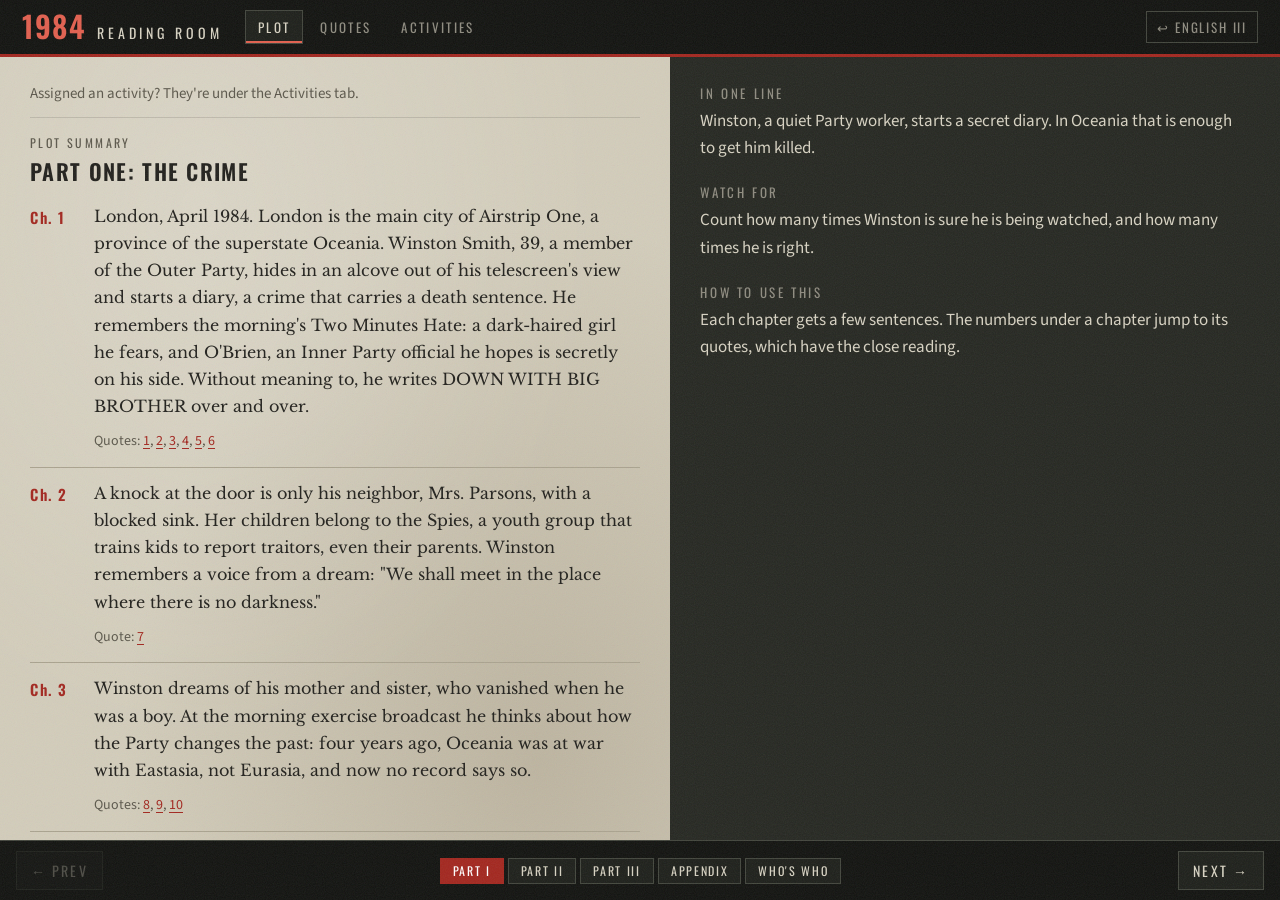
<file: 1984/index.html>
<!doctype html>
<html lang="en">
<head>
<meta charset="utf-8">
<meta name="viewport" content="width=device-width, initial-scale=1">
<title>1984: Reading Room</title>
<link rel="preconnect" href="https://fonts.googleapis.com">
<link rel="preconnect" href="https://fonts.gstatic.com" crossorigin>
<link href="https://fonts.googleapis.com/css2?family=Oswald:wght@400;600&family=Libre+Baskerville:ital@0;1&family=Source+Sans+3:wght@400;600&display=swap" rel="stylesheet">
<style>
  :root {
    --black: #121310;
    --dark: #1e201b;
    --panel: #262822;
    --rule: #43463d;
    --paper: #d3cdbb;
    --paper-lite: #e4dfd0;
    --paper-ink: #22211d;
    --paper-dim: #5c584c;
    --paper-rule: #aaa38f;
    --text: #d8d3c3;
    --muted: #8f8c80;
    --red: #a3271f;
    --red-lit: #e2604f;
    --steel: #8aa0ad;
    --ok: #3d6b45;
    --head: "Oswald", "Arial Narrow", Impact, sans-serif;
    --serif: "Libre Baskerville", Georgia, serif;
    --sans: "Source Sans 3", system-ui, sans-serif;
  }
  * { box-sizing: border-box; }
  html, body { margin: 0; height: 100%; }
  body {
    background: var(--black); color: var(--text); font-family: var(--sans);
    display: flex; flex-direction: column; height: 100vh; overflow: hidden;
  }
  body::after {
    content: ""; position: fixed; inset: 0; pointer-events: none; z-index: 10; opacity: .09;
    background-image: url("data:image/svg+xml,%3Csvg xmlns='http://www.w3.org/2000/svg' width='160' height='160'%3E%3Cfilter id='n'%3E%3CfeTurbulence type='fractalNoise' baseFrequency='.9' numOctaves='3' stitchTiles='stitch'/%3E%3C/filter%3E%3Crect width='100%25' height='100%25' filter='url(%23n)'/%3E%3C/svg%3E");
  }
  header {
    display: flex; align-items: center; gap: 10px 22px; flex-wrap: wrap;
    padding: 10px 22px; background: var(--black); border-bottom: 3px solid var(--red);
  }
  header h1 { margin: 0; display: flex; align-items: baseline; gap: 12px; font-weight: 400; }
  header h1 .yr { font: 600 30px/1 var(--head); color: var(--red-lit); letter-spacing: .04em; }
  header h1 .sub { font: 400 14px var(--head); letter-spacing: .28em; text-transform: uppercase; color: var(--text); }
  .tabs { display: flex; gap: 4px; }
  .tabs button {
    font: 400 13px var(--head); letter-spacing: .18em; text-transform: uppercase;
    color: var(--muted); background: none; border: 1px solid transparent; padding: 6px 12px; cursor: pointer;
  }
  .tabs button:hover { color: var(--text); }
  .tabs button[aria-selected="true"] { color: var(--text); border-color: var(--rule); background: var(--dark); box-shadow: inset 0 -2px 0 var(--red-lit); }
  header .loc { font: 400 14px var(--head); letter-spacing: .12em; text-transform: uppercase; color: var(--muted); }
  header .who { font: 400 14px var(--head); letter-spacing: .12em; text-transform: uppercase; color: var(--steel); }
  header .count { margin-left: auto; font: 400 14px var(--head); letter-spacing: .12em; color: var(--muted); }
  header .back { font: 400 13px var(--head); letter-spacing: .14em; text-transform: uppercase; color: var(--muted); text-decoration: none; border: 1px solid var(--rule); padding: 5px 10px; }
  header .back:hover { color: var(--text); border-color: var(--red-lit); }
  main { flex: 1; min-height: 0; display: grid; grid-template-columns: 1.1fr 1fr; }
  .col { overflow-y: auto; padding: 26px 30px; }
  .left {
    background: var(--paper); color: var(--paper-ink);
    background-image: radial-gradient(ellipse at 30% 20%, rgba(255,255,255,.18), transparent 60%),
                      radial-gradient(ellipse at 80% 90%, rgba(90,70,40,.18), transparent 55%);
    font-family: var(--serif); font-size: 17.5px; line-height: 1.75;
  }
  .left p { margin: 0 0 14px; }
  .left blockquote { margin: 0 0 14px 20px; padding-left: 14px; border-left: 3px solid var(--paper-rule); font-style: italic; }
  .left h2 { font: 600 22px var(--head); letter-spacing: .06em; text-transform: uppercase; margin: 0 0 16px; color: var(--paper-ink); }
  .left .acts-cue { font: 400 15px/1.45 var(--sans, system-ui, sans-serif); color: var(--paper-dim); margin: 0 0 16px; padding-bottom: 12px; border-bottom: 1px solid rgba(0,0,0,.12); }
  .left .kicker { font: 400 12px var(--head); letter-spacing: .2em; text-transform: uppercase; color: var(--paper-dim); margin: 0 0 4px; }
  .left .ref { color: var(--red); }
  .screen {
    position: relative; margin: 0 auto 22px; width: fit-content; max-width: 100%;
    padding: 12px; background: #181915; border-radius: 14px;
    box-shadow: inset 0 0 0 2px #33352e, 0 6px 18px rgba(0,0,0,.35);
  }
  .screen img { display: block; max-width: 100%; max-height: 38vh; border-radius: 8px; }
  .screen::after {
    content: ""; position: absolute; inset: 12px; border-radius: 8px; pointer-events: none;
    background: repeating-linear-gradient(to bottom, rgba(0,0,0,.10) 0 1px, transparent 1px 3px);
    box-shadow: inset 0 0 40px rgba(0,0,0,.45);
  }
  .screen .zoom { display: block; padding: 0; border: 0; background: none; cursor: zoom-in; }
  /* full-size picture pop-up */
  .lightbox { padding: 0; border: 0; background: none; max-width: none; max-height: none; overflow: visible; cursor: zoom-out; }
  .lightbox::backdrop { background: rgba(10, 10, 8, .92); }
  .lightbox img {
    display: block; max-width: calc(100vw - 32px); max-height: calc(100vh - 32px); max-height: calc(100dvh - 32px);
    padding: 8px; background: #181915; border-radius: 10px;
    box-shadow: inset 0 0 0 2px #33352e, 0 6px 18px rgba(0,0,0,.35);
  }
  .lightbox .close {
    position: fixed; top: 12px; right: 16px; z-index: 1;
    font: 400 13px var(--head); letter-spacing: .14em; text-transform: uppercase;
    color: var(--text); background: var(--dark); border: 1px solid var(--rule); padding: 5px 10px; cursor: pointer;
  }
  .lightbox .close:hover { border-color: var(--red-lit); }
  body:has(.lightbox[open]) { overflow: hidden; }
  /* plot */
  .chap { display: grid; grid-template-columns: 52px 1fr; gap: 0 12px; padding: 12px 0; border-top: 1px solid var(--paper-rule); }
  .chap:first-of-type { border-top: 0; padding-top: 0; }
  .chap .cn { font: 600 15px var(--head); letter-spacing: .1em; color: var(--red); padding-top: 3px; }
  .chap p { margin: 0 0 4px; font-size: 16px; line-height: 1.7; }
  .chap .qs { font-family: var(--sans); font-size: 14px; color: var(--paper-dim); }
  .ppl dt { font: 600 15px var(--head); letter-spacing: .08em; text-transform: uppercase; margin-top: 12px; }
  .ppl dd { margin: 0; font-size: 16px; line-height: 1.6; }
  /* activities */
  .circle { display: block; margin: -6px auto 6px; width: 100%; max-width: 205px; height: auto; }
  .circle .node { cursor: pointer; }
  .circle .node circle { fill: var(--paper-lite); stroke: var(--paper-dim); stroke-width: 1.5; }
  .circle .node.done circle { fill: #c9c2ae; }
  .circle .node.on circle { fill: var(--red); stroke: var(--red); }
  .circle .node text { font: 600 12px var(--head); fill: var(--paper-ink); letter-spacing: .06em; pointer-events: none; }
  .circle .node.on text.num { fill: #fff; }
  .circle .axis { font: 400 10px var(--head); letter-spacing: .2em; fill: var(--paper-dim); }
  .card { background: var(--paper-lite); border: 1px solid var(--paper-rule); padding: 12px 16px; margin-bottom: 12px; }
  .card h3 { font: 600 18px var(--head); letter-spacing: .08em; text-transform: uppercase; margin: 0 0 4px; }
  .card .plain { font-family: var(--sans); font-size: 15px; color: var(--paper-dim); margin: 0 0 10px; }
  .card .prompt { font-size: 16px; margin: 0 0 8px; }
  textarea, input[type="text"] {
    width: 100%; font: 16px/1.5 var(--sans); color: var(--paper-ink); background: #f3efe4;
    border: 1px solid var(--paper-rule); padding: 8px 10px; border-radius: 0;
  }
  textarea { min-height: 76px; resize: vertical; }
  .row { display: flex; gap: 8px; align-items: center; flex-wrap: wrap; margin-top: 8px; }
  .btn {
    font: 400 13px var(--head); letter-spacing: .14em; text-transform: uppercase;
    color: var(--paper-ink); background: transparent; border: 1px solid var(--paper-ink); padding: 6px 12px; cursor: pointer;
  }
  .btn:hover { background: var(--paper-ink); color: var(--paper-lite); }
  .reveal { font-size: 15.5px; line-height: 1.65; border-left: 3px solid var(--red); padding: 4px 0 4px 12px; margin-top: 10px; }
  .fb { font-family: var(--sans); font-size: 15px; }
  .fb.ok { color: var(--ok); font-weight: 600; }
  .fb.no { color: var(--red); }
  .en { font-style: italic; margin: 0 0 6px; }
  .copied { font-family: var(--sans); font-size: 14px; color: var(--ok); }
  /* notes */
  .notes { background: var(--panel); font-size: 17px; line-height: 1.6; }
  .note { margin-bottom: 20px; }
  .note h2 { font: 400 13px var(--head); letter-spacing: .2em; text-transform: uppercase; color: var(--muted); margin: 0 0 5px; }
  .note p { margin: 0 0 8px; }
  .note em, .note b { color: #ece7d6; }
  .note.lens { border-left: 3px solid var(--steel); padding-left: 14px; }
  .note.lens h2 { color: var(--steel); }
  .note.extra blockquote { margin: 6px 0 8px; padding: 2px 0 2px 14px; border-left: 3px solid var(--rule); font-family: var(--serif); font-size: 15px; line-height: 1.7; }
  .note dl { margin: 0; }
  .note dt { font-weight: 600; color: #ece7d6; margin-top: 8px; }
  .note dd { margin: 0; }
  .go { display: block; border: 1px solid var(--rule); padding: 10px 14px; margin-bottom: 10px; color: var(--text); text-decoration: none; }
  .go:hover { border-color: var(--red-lit); }
  .go b { display: block; font: 400 14px var(--head); letter-spacing: .12em; text-transform: uppercase; color: var(--red-lit); margin-bottom: 2px; }
  .go span { font-size: 15.5px; }
  .ref {
    color: var(--red-lit); background: none; border: 0; padding: 0; font: inherit;
    cursor: pointer; text-decoration: underline; text-underline-offset: 3px;
  }
  nav {
    display: flex; align-items: center; gap: 12px; padding: 10px 16px;
    background: var(--black); border-top: 1px solid var(--rule);
  }
  nav .step {
    font: 400 14px var(--head); letter-spacing: .15em; text-transform: uppercase;
    padding: 8px 14px; color: var(--text); background: var(--dark); border: 1px solid var(--rule); cursor: pointer;
  }
  nav .step:hover:not(:disabled) { border-color: var(--red-lit); }
  nav .step:disabled { opacity: .3; cursor: default; }
  .strip { flex: 1; display: flex; flex-wrap: wrap; gap: 6px 14px; justify-content: center; }
  .strip .grp { display: flex; flex-wrap: wrap; gap: 4px; align-items: center; }
  .strip .part { font: 400 11px var(--head); letter-spacing: .18em; text-transform: uppercase; color: var(--muted); margin-right: 4px; }
  .strip button {
    min-width: 28px; height: 26px; font: 400 12px var(--head); color: var(--text);
    border: 1px solid var(--rule); background: var(--dark); cursor: pointer; padding: 0 6px;
  }
  .strip button.wide { padding: 0 12px; letter-spacing: .14em; text-transform: uppercase; }
  .strip button:hover { border-color: var(--red-lit); }
  .strip button[aria-current="true"] { background: var(--red); border-color: var(--red); color: #fff; }
  .strip button.has-img { box-shadow: inset 0 -2px 0 var(--steel); }
  button:focus-visible, a:focus-visible, textarea:focus-visible, input:focus-visible { outline: 2px solid var(--red-lit); outline-offset: 2px; }
  @media (max-width: 800px) {
    body { height: auto; overflow: auto; }
    .circle { max-width: 300px; }
    header { padding: 10px 16px; gap: 6px 14px; }
    .tabs { order: 5; flex-basis: 100%; }
    main { grid-template-columns: 1fr; }
    .col { overflow: visible; padding: 20px 16px; }
    .left { font-size: 16.5px; }
    .screen img { max-height: none; }
    nav { flex-wrap: wrap; }
    .strip { order: 3; flex-basis: 100%; }
    nav .next { margin-left: auto; }
  }
::selection{background:#4FCB8B;color:#08140C}
</style>
</head>
<body>
<header>
  <h1><span class="yr">1984</span><span class="sub">Reading Room</span></h1>
  <div class="tabs" role="tablist">
    <button role="tab" data-view="plot">Plot</button>
    <button role="tab" data-view="quotes">Quotes</button>
    <button role="tab" data-view="acts">Activities</button>
  </div>
  <span class="loc" id="loc"></span>
  <span class="who" id="who"></span>
  <span class="count" id="count"></span>
  <a class="back" href="../">&#8617; English III</a>
</header>
<main>
  <section class="col left" id="left" aria-live="polite"></section>
  <section class="col notes" id="notes"></section>
</main>
<nav>
  <button class="step prev" id="prev">&larr; Prev</button>
  <div class="strip" id="strip"></div>
  <button class="step next" id="next">Next &rarr;</button>
</nav>

<dialog class="lightbox" id="lightbox" aria-label="Picture, full size">
  <button type="button" class="close">&times; Close</button>
  <img id="lightbox-img" alt="">
</dialog>

<script>
const P1 = "Part One", P2 = "Part Two", P3 = "Part Three";
const Q = [
{ part: P1, loc: "Part One, Chapter 1",
  q: [`It was a bright cold day in April, and the clocks were striking thirteen. Winston Smith, his chin nuzzled into his breast in an effort to escape the vile wind, slipped quickly through the glass doors of Victory Mansions, though not quickly enough to prevent a swirl of gritty dust from entering along with him.`],
  ctx: `The novel's first sentence. Clocks in 1940s Britain struck up to twelve, so a clock striking thirteen tells you on line one that something is wrong. "Smith" is the most common surname in England: Winston is an everyman. Orwell's working title was <em>The Last Man in Europe</em>.`,
  think: `April is the month of spring and new life. Chaucer opens <em>The Canterbury Tales</em> with April showers and people setting out on pilgrimage. Orwell's April is "cold," with a "vile wind" and "gritty dust." What is he promising you about this story?`,
  see: [2, 37] },

{ part: P1, loc: "Part One, Chapter 1",
  q: [`The hallway smelt of boiled cabbage and old rag mats. At one end of it a coloured poster, too large for indoor display, had been tacked to the wall. It depicted simply an enormous face, more than a metre wide: the face of a man of about forty-five, with a heavy black moustache and ruggedly handsome features.`],
  ctx: `This is Big Brother. A line later we learn the caption: BIG BROTHER IS WATCHING YOU. The eyes seem to follow you wherever you stand. Many readers see Stalin in the heavy black moustache.`,
  think: `Notice the two halves: a hallway that stinks of cabbage, and a giant handsome face. "Ruggedly handsome" is the poster's own sales pitch leaking into the narration. No one in the novel ever meets Big Brother. What does a leader need, if he only has to be a face?`,
  extra: `The TV show <em>Big Brother</em> (first aired in the Netherlands in 1999) took its name from this poster. On that show, being watched is the prize.`,
  img: { src: "/1984/img/plate-01.webp", alt: "Winston peers into a rain-streaked junk shop window. A poster beside him reads THE CONDUCTOR IS WATCHING YOU above the three Party slogans." },
  see: [7, 37] },

{ part: P1, loc: "Part One, Chapter 1",
  q: [`The Ministry of Truth — Minitrue, in Newspeak... was startlingly different from any other object in sight. It was an enormous pyramidal structure of glittering white concrete, soaring up, terrace after terrace, 300 metres into the air. From where Winston stood it was just possible to read, picked out on its white face in elegant lettering, the three slogans of the Party:`,
      `WAR IS PEACE<br>FREEDOM IS SLAVERY<br>IGNORANCE IS STRENGTH`],
  ctx: `The Party's three slogans. Each one welds two opposites together. Newspeak is the Party's invented language (see 38).`,
  think: `Each slogan is doublethink (see 10) in three words. Pick one and try to defend it from the Party's side. What would have to be true for war to feel like peace? Goldstein's book gives the Party's real answer in 22.`,
  lens: { name: `Orwell, "Politics and the English Language" (1946)`,
    text: `Two years before writing this scene, Orwell wrote that political language "is designed to make lies sound truthful and murder respectable, and to give an appearance of solidity to pure wind." The slogans carry that idea as far as it can go, carved in stone thirty storeys high.` },
  img: { src: "/1984/img/plate-02.webp", alt: "Winston at his window. Outside, a grey pyramid ministry carries a huge BIG BROTHER IS WATCHING YOU poster and the three slogans; a telescreen glows in the corner." },
  see: [10, 22, 38] },

{ part: P1, loc: "Part One, Chapter 1",
  q: [`The Ministry of Truth contained, it was said, three thousand rooms above ground level... Scattered about London there were just three other buildings of similar appearance and size... They were the homes of the four Ministries between which the entire apparatus of government was divided. The Ministry of Truth, which concerned itself with news, entertainment, education, and the fine arts. The Ministry of Peace, which concerned itself with war. The Ministry of Love, which maintained law and order. And the Ministry of Plenty, which was responsible for economic affairs.`],
  ctx: `Each name is the opposite of the job. Truth makes lies. Peace makes war. Love runs police and torture. Plenty manages shortages. Their Newspeak names: Minitrue, Minipax, Miniluv, Miniplenty. Orwell's model for Minitrue is widely taken to be Senate House in London, home of Britain's wartime Ministry of Information.`,
  think: `A name that says the opposite of what a thing does works best when nobody laughs at it. Can you find a real organization, product, or law whose name points away from what it does?`,
  see: [3, 5] },

{ part: P1, loc: "Part One, Chapter 1",
  q: [`The Ministry of Love was the really frightening one. There were no windows in it at all... It was a place impossible to enter except on official business, and then only by penetrating through a maze of barbed-wire entanglements, steel doors, and hidden machine-gun nests. Even the streets leading up to its outer barriers were roamed by gorilla-faced guards in black uniforms, armed with jointed truncheons.`],
  ctx: `Truncheons are police clubs. The Ministry of Love holds and breaks prisoners. Winston ends up inside it in Part Three.`,
  think: `The other ministries lie with their names. This building tells the truth with its looks: no windows, barbed wire, guns. Why would the Party let one building look exactly as frightening as it is?`,
  see: [4, 29, 36] },

{ part: P1, loc: "Part One, Chapter 1",
  q: [`The horrible thing about the Two Minutes Hate was not that one was obliged to act a part, but that it was impossible to avoid joining in. Within thirty seconds any pretense was always unnecessary. A hideous ecstasy of fear and vindictiveness, a desire to kill, to torture, to smash faces in with a sledge hammer, seemed to flow through the whole group of people like an electric current, turning one even against one's will into a grimacing, screaming lunatic. And yet the rage that one felt was an abstract, undirected emotion which could be switched from one object to another like the flame of a blowlamp.`],
  ctx: `The Two Minutes Hate is a daily ritual. Party members watch a film of Emmanuel Goldstein, the Party's great enemy, and scream at the screen. "Vindictiveness" means the wish for revenge. A blowlamp is a blowtorch.`,
  think: `The horror is not that people fake the hate. It is that they can't help feeling it. And the rage is "undirected": it can be aimed at anyone. In Part Two, a speaker at Hate Week switches the enemy from Eurasia to Eastasia in the middle of a sentence, and the crowd switches with him.`,
  lens: { name: `Herman and Chomsky, <em>Manufacturing Consent</em> (1988)`,
    text: `Their "propaganda model" names five filters that shape the news. The fifth was anticommunism: a ready-made enemy that unites people and shuts down debate. Later editions widened it to any official enemy. The Hate is that filter with the news stripped away: just the enemy, and the feeling.` },
  see: [8, 22] },

{ part: P1, loc: "Part One, Chapter 2",
  q: [`Like an answer, the three slogans on the white face of the Ministry of Truth came back to him: WAR IS PEACE, FREEDOM IS SLAVERY, IGNORANCE IS STRENGTH. ... On coins, on stamps, on the covers of books, on banners, on posters, and on the wrappings of a cigarette packet — everywhere. Always the eyes watching you and the voice enveloping you. Asleep or awake, working or eating, indoors or out of doors, in the bath or in bed — no escape. Nothing was your own except the few cubic centimetres inside your skull.`],
  ctx: `Winston is looking at a coin stamped with the slogans and Big Brother's face. Every Party member's home has a telescreen, a TV that also watches and listens.`,
  think: `"Nothing was your own except the few cubic centimetres inside your skull." Hold onto this line. In Part Three, O'Brien sets out to take even that (see 31).`,
  see: [3, 24, 31] },

{ part: P1, loc: "Part One, Chapter 3",
  q: [`Oceania was at war with Eurasia: therefore Oceania had always been at war with Eurasia. The enemy of the moment always represented absolute evil, and it followed that any past or future agreement with him was impossible.`],
  ctx: `Oceania is Winston's country; Britain is a province of it called Airstrip One. Oceania is always at war with one of the other two superstates, Eurasia or Eastasia. Winston remembers that only four years ago Oceania was allied with Eurasia. The records now say otherwise.`,
  think: `Look at the word "therefore." It treats a fact about today as proof of a fact about the past. That one word is the Party's whole method.`,
  lens: { name: `Orwell, "Notes on Nationalism" (1945)`,
    text: `"The nationalist not only does not disapprove of atrocities committed by his own side, but he has a remarkable capacity for not even hearing about them." Oceania's citizens have the same gift for not hearing, applied to their own memories.` },
  img: { src: "/1984/img/plate-03.webp", alt: "Officers gather at a war map marked Oceania, Eurasia, and Eastasia. Beside it, a figure in a conductor's cap chalks OCEANIA HAS ALWAYS BEEN AT WAR WITH EASTASIA on a blackboard." },
  see: [6, 9, 22] },

{ part: P1, loc: "Part One, Chapter 3",
  q: [`And if all others accepted the lie which the Party imposed — if all records told the same tale — then the lie passed into history and became truth. “Who controls the past,” ran the Party slogan, “controls the future: who controls the present controls the past.” And yet the past, though of its nature alterable, never had been altered. Whatever was true now was true from everlasting to everlasting. It was quite simple. All that was needed was an unending series of victories over your own memory. “Reality control,” they called it: in Newspeak, “doublethink.”`],
  ctx: `Winston's job at the Ministry of Truth is rewriting old newspapers to match whatever the Party says now. The old versions go down the "memory hole" to be burned.`,
  think: `The trick only works "if all records told the same tale." So one surviving record could break it. Winston once held such a record: a photo proving three "traitors" were not where their confessions said they were. He destroyed it.`,
  lens: { name: `Hannah Arendt, "Truth and Politics" (1967)`,
    text: `Arendt tells of the French leader Clemenceau, asked what future historians would say about who started World War I. He answered that he didn't know, "but I know for certain that they will not say Belgium invaded Germany." Some facts are stubborn. Arendt's point: erasing one would take a power that controls every record in the world. That is the power the Party claims.` },
  see: [10, 14, 17] },

{ part: P1, loc: "Part One, Chapter 3",
  q: [`To know and not to know, to be conscious of complete truthfulness while telling carefully constructed lies, to hold simultaneously two opinions which cancelled out, knowing them to be contradictory and believing in both of them, to use logic against logic, to repudiate morality while laying claim to it, to believe that democracy was impossible and that the Party was the guardian of democracy, to forget whatever it was necessary to forget, then to draw it back into memory again at the moment when it was needed, and then promptly to forget it again: and above all, to apply the same process to the process itself.`],
  ctx: `The novel's fullest definition of doublethink. It comes a few lines after quote 9. "Repudiate" means reject.`,
  think: `Read the last clause: "apply the same process to the process itself." Doublethink must hide from itself. You have to forget that you chose to forget. That is recursion: a rule applied to its own workings. It's also why doublethink is so hard to catch from the inside.`,
  lens: { name: `Arendt, <em>The Origins of Totalitarianism</em> (1951)`,
    text: `"The ideal subject of totalitarian rule is not the convinced Nazi or the convinced Communist, but people for whom the distinction between fact and fiction... and the distinction between true and false... no longer exist." Doublethink is the training program for that person.` },
  see: [3, 9, 27] },

{ part: P1, loc: "Part One, Chapter 7",
  q: [`It was not necessary to know much. So long as they [the proles] continued to work and breed, their other activities were without importance. Left to themselves, like cattle turned loose upon the plains of Argentina, they had reverted to a style of life that appeared to be natural to them, a sort of ancestral pattern. They were born, they grew up in the gutters, they went to work at twelve, they passed through a brief blossoming-period of beauty and sexual desire, they married at twenty, they were middle-aged at thirty, they died, for the most part, at sixty. Heavy physical work, the care of home and children, petty quarrels with neighbours, films, football, beer, and above all, gambling, filled up the horizon of their minds. To keep them in control was not difficult.`],
  ctx: `"Proles" is short for proletariat, the working class. They make up 85 percent of Oceania. Winston writes in his diary, "If there is hope, it lies in the proles."`,
  think: `Whose voice is this? Not Orwell's. It is the Party's view of the proles, filtered through Winston's thinking. "Like cattle" is the Party's contempt. Watch whether Winston keeps this view (see 18).`,
  lens: { name: `Noam Chomsky, on sports`,
    text: `Chomsky has pointed out that people who follow sports bring expert knowledge and sharp argument to it, while being told that politics is too complicated for them. The proles' football and lottery work the same way: real intelligence, aimed at things that can't threaten anyone.` },
  see: [12, 13, 18] },

{ part: P1, loc: "Part One, Chapter 7",
  q: [`It was not desirable that the proles should have strong political feelings. All that was required of them was a primitive patriotism which could be appealed to whenever it was necessary to make them accept longer working-hours or shorter rations.`],
  ctx: `Same passage as 11. "Primitive" here means simple and unthinking.`,
  think: `Notice when the Party uses patriotism: when it needs people to accept "longer working-hours or shorter rations." Patriotism here is a tool for getting people to accept losses. When do leaders today appeal to love of country, and what are they asking people to give up at that moment?`,
  see: [11, 13] },

{ part: P1, loc: "Part One, Chapter 7",
  q: [`Even when they became discontented, as they sometimes did, their discontent led nowhere, because being without general ideas, they could only focus it on petty specific grievances. The larger evils invariably escaped their notice.`],
  ctx: `Same passage as 11 and 12. A grievance is a complaint.`,
  think: `The proles do complain, but only about small, specific things: a broken pipe, a short ration. Without "general ideas," they can't connect the small problems to the system that causes them, so the anger stays small.`,
  lens: { name: `Chomsky, <em>The Common Good</em> (1998)`,
    text: `"The smart way to keep people passive and obedient is to strictly limit the spectrum of acceptable opinion, but allow very lively debate within that spectrum." The proles get lively debate about small things.` },
  see: [11, 28] },

{ part: P1, loc: "Part One, Chapter 7",
  q: [`He took out of the drawer a copy of a children's history textbook which he had borrowed from Mrs Parsons, and began copying a passage into the diary:`,
      `<blockquote><p>In the old days (it ran), before the glorious Revolution, London was not the beautiful city that we know today. It was a dark, dirty, miserable place where hardly anybody had enough to eat and where hundreds and thousands of poor people had no boots on their feet and not even a roof to sleep under. Children no older than you had to work twelve hours a day for cruel masters who flogged them with whips if they worked too slowly and fed them on nothing but stale breadcrusts and water. But in among all this terrible poverty there were just a few great big beautiful houses that were lived in by rich men who had as many as thirty servants to look after them. These rich men were called capitalists.</p><p>The capitalists owned everything in the world, and everyone else was their slave. They owned all the land, all the houses, all the factories, and all the money. If anyone disobeyed them they could throw them into prison, or they could take his job away and starve him to death. When any ordinary person spoke to a capitalist he had to cringe and bow to him, and take off his cap and address him as “Sir.”</p></blockquote>`],
  ctx: `Winston copies this into his secret diary. He is testing the Party's history against his own memory. The indented part is the textbook's voice, written for children.`,
  think: `Much of this is not invented. Children did work long hours in Victorian factories. The lie is in the comparison: life was worse then, so it must be better now. No one alive can check. A text can be accurate sentence by sentence and still mislead.`,
  lens: { name: `W.E.B. Du Bois, "The Propaganda of History" (1935)`,
    text: `The last chapter of Du Bois's <em>Black Reconstruction in America</em> shows how history books of his day told the story of Reconstruction to serve white supremacy. His question fits here: who wrote the textbook, and what did they need children to believe?` },
  see: [9] },

{ part: P1, loc: "Part One, Chapter 7",
  q: [`The ideal set up by the Party was something huge, terrible, and glittering — a world of steel and concrete, of monstrous machines and terrifying weapons — a nation of warriors and fanatics, marching forward in perfect unity, all thinking the same thoughts and shouting the same slogans, perpetually working, fighting, triumphing, persecuting — three hundred million people all with the same face.`],
  ctx: `Winston sets this ideal beside the real London around him: rotting houses, bad food, shortages, and the smell of boiled cabbage (see 2).`,
  think: `The ideal is all motion and no destination: "working, fighting, triumphing, persecuting." It never says what any of it is for. O'Brien supplies the answer in 34. And "three hundred million people all with the same face": whose face?`,
  see: [2, 34, 35] },

{ part: P1, loc: "Part One, Chapter 7",
  q: [`The Party told you to reject the evidence of your eyes and ears. It was their final, most essential command. His heart sank as he thought of the enormous power arrayed against him...`],
  ctx: `Just before this, Winston predicts that one day the Party will announce that two and two make five, and everyone will have to believe it.`,
  think: `Why "final" and "most essential"? Because every other command depends on it. If you trust your own eyes, every lie can be caught. If you don't, none can.`,
  lens: { name: `Chomsky, "Orwell's problem" (1986)`,
    text: `In <em>Knowledge of Language</em>, Chomsky named "Orwell's problem": how do we know so little, given that we have so much evidence? It is the question this passage raises. How do people come to doubt what is right in front of them?` },
  see: [17, 30] },

{ part: P1, loc: "Part One, Chapter 7",
  q: [`Freedom is the freedom to say that two plus two make four. If that is granted, all else follows.`],
  ctx: `Winston writes this in his secret diary. It is his creed, the last line of Part One, Chapter 7.`,
  think: `Winston picks the simplest truth he can find. If the Party can make him deny 2 + 2 = 4, it can make him deny anything. Track this sum: O'Brien attacks it in 30, and in the last chapter Winston traces "2+2=5" in the dust on a café table.`,
  lens: { name: `Bertrand Russell, <em>Principia Mathematica</em> (1910 to 1913)`,
    text: `Russell and Alfred North Whitehead spent hundreds of pages building up from pure logic before they could prove that 1 + 1 = 2. Their point: arithmetic rests on logic, not on anyone's say-so. O'Brien claims the reverse: truth rests on the Party's say-so.` },
  img: { src: "/1984/img/plate-04.webp", alt: "Winston crouches in a bare alcove, writing in his diary, while a face watches from the telescreen behind him. A bottle of Victory Gin stands on the table." },
  see: [16, 30] },

{ part: P2, loc: "Part Two, Chapter 7",
  q: [`It would not have occurred to her [his mother] that an action which is ineffectual thereby becomes meaningless. If you loved someone, you loved him and when you had nothing else to give, you still gave him love. When the last of the chocolate was gone, his mother had clasped the child in her arms. It was no use, it changed nothing, it did not produce more chocolate, it did not avert the child's death or her own; but it seemed natural for her to do it. The refugee woman in the boat had also covered the little boy with her arm, which was no more use against the bullets than a sheet of paper. The terrible thing that the Party had done was to persuade you that mere impulses, mere feelings, were of no account, while at the same time robbing you of all power over the material world. When once you were in the grip of the Party, what you felt or did not feel, what you did or refrained from doing, made literally no difference. Whatever happened you vanished, and neither you nor your actions were ever heard of again. You were lifted clean out of the stream of history. And yet to the people of only two generations ago, this would not have seemed all-important, because they were not attempting to alter history. They were governed by private loyalties which they did not question. What mattered were individual relationships, and a completely helpless gesture, an embrace, a tear, a word spoken to a dying man, could have value in itself. The proles, it suddenly occurred to him, had remained in this condition. They were not loyal to a party or a country or an idea, they were loyal to one another. For the first time in his life he did not despise the proles or think of them merely as an inert force which would one day spring to life and regenerate the world. The proles had stayed human.`],
  ctx: `Winston remembers his mother, who vanished when he was a boy. The family was starving, and young Winston grabbed his little sister's share of the chocolate and ran. The "refugee woman in the boat" is from a war film Winston described in his diary in Part One. "Ineffectual" means useless.`,
  think: `The Party teaches that a gesture that changes nothing means nothing. Winston finds the opposite: his mother's hug could not save the child, and that is why it matters. Set his new view of the proles against quote 11.`,
  lens: { name: `Albert Camus, <em>The Myth of Sisyphus</em> (1942)`,
    text: `Sisyphus is doomed to roll a boulder up a hill forever, and it always rolls back down. Camus ends: "One must imagine Sisyphus happy." An act that changes nothing, chosen freely, can be the most human thing a person does.` },
  img: { src: "/1984/img/plate-05.webp", alt: "Winston walks through a crowded, rainy prole street past a stall selling chocolates and books. An old woman and a small boy walk behind him." },
  see: [11, 28, 37] },

{ part: P2, loc: "Part Two, Chapter 9", who: `From Goldstein's book`,
  q: [`Moreover, the labour of the exploited peoples round the Equator is not really necessary to the world's economy. They add nothing to the wealth of the world, since whatever they produce is used for purposes of war, and the object of waging a war is always to be in a better position in which to wage another war. By their labour the slave populations allow the tempo of continuous warfare to be speeded up. But if they did not exist, the structure of world society, and the process by which it maintains itself, would not be essentially different. The primary aim of modern warfare (in accordance with the principles of DOUBLETHINK, this aim is simultaneously recognized and not recognized by the directing brains of the Inner Party) is to use up the products of the machine without raising the general standard of living.`],
  ctx: `From the banned book <em>The Theory and Practice of Oligarchical Collectivism</em>, said to be by Emmanuel Goldstein, chapter "War is Peace." Winston reads it in secret. "Oligarchical collectivism" means rule by a small group in the name of everyone. O'Brien later says he helped write the book, so treat it as a source with its own agenda.`,
  think: `The book says war's real job is to destroy goods so ordinary people stay poor. Why would a well-fed, comfortable population be a danger to the Party? The book's answer: people with leisure and full stomachs learn to think.`,
  lens: { name: `David Graeber, "On the Phenomenon of Bullshit Jobs" (2013)`,
    text: `"The ruling class has figured out that a happy and productive population with free time on their hands is a mortal danger." Graeber argued that much pointless modern work survives for political reasons, not economic ones. Goldstein's book makes the same claim about war.` },
  see: [20, 21, 22] },

{ part: P2, loc: "Part Two, Chapter 9", who: `From Goldstein's book`,
  q: [`All rulers in all ages have tried to impose a false view of the world upon their followers...`],
  ctx: `The sentence goes on: rulers could not afford lies that weakened their armies. In a real war, you have to know how many tanks you have.`,
  think: `Cut off at "followers," this sentence says rulers always lie. Read in full, it says something more useful: reality used to set a limit on lying, because a lie about your weapons gets you beaten. What in your own life works as a reality check that lies can't get past?`,
  see: [21] },

{ part: P2, loc: "Part Two, Chapter 9", who: `From Goldstein's book`,
  q: [`War was a sure safeguard of sanity, and so far as the ruling classes were concerned it was probably the most important of all safeguards. While wars could be won or lost, no ruling class could be completely irresponsible. But when war becomes literally continuous, it also ceases to be dangerous. When war is continuous there is no such thing as military necessity. Technical progress can cease and the most palpable facts can be denied or disregarded.`],
  ctx: `Follows from 20. "Palpable" means obvious enough to touch.`,
  think: `Endless war removes the last reality check. If the war can never be won or lost, no lie about it can ever be tested. Compare Winston's diary in 17: 2 + 2 = 4 is the kind of fact that only survives while something forces people to respect it.`,
  see: [17, 20, 22] },

{ part: P2, loc: "Part Two, Chapter 9", who: `From Goldstein's book`,
  q: [`The war is waged by each ruling group against its own subjects, and the object of the war is not to make or prevent conquests of territory, but to keep the structure of society intact. The very word “war,” therefore, has become misleading. It would probably be accurate to say that by becoming continuous war has ceased to exist.`],
  ctx: `The end of the "War is Peace" chapter. This explains the first slogan from quote 3.`,
  think: `Each government's real enemy is its own people. War outside keeps order inside. Now reread "WAR IS PEACE." It is no longer a paradox; it is a job description.`,
  lens: { name: `James Burnham, <em>The Managerial Revolution</em> (1941)`,
    text: `Orwell drew on Burnham's prediction that the world would split into three super-states run by a class of managers. In "Second Thoughts on James Burnham" (1946), Orwell attacked Burnham for admiring power and siding with whoever looked like winning. Goldstein's book reads like Burnham with the admiration taken out.` },
  see: [3, 8, 19] },

{ part: P2, loc: "Part Two, Chapter 9", who: `From Goldstein's book`,
  q: [`The aim of the High is to remain where they are. The aim of the Middle is to change places with the High. The aim of the Low, when they have an aim — for it is an abiding characteristic of the Low that they are too much crushed by drudgery to be more than intermittently conscious of anything outside their daily lives — is to abolish all distinctions and create a society in which all men shall be equal.`],
  ctx: `From the chapter "Ignorance is Strength." Winston reads it second, though it comes first in the book. The book claims all history repeats one cycle: the Middle, using the Low, overthrows the High, then becomes the new High. "Drudgery" means dull, exhausting work.`,
  think: `In this cycle the Low never win; they just get new masters. Is the book describing history, or making the Party's rule look like a law of nature? Watch for words like "always" and "all ages."`,
  lens: { name: `Graeber and Wengrow, <em>The Dawn of Everything</em> (2021)`,
    text: `David Graeber and David Wengrow argue that early humans tried many ways of organizing society, some with no rulers at all, and often switched between them. They name three basic freedoms: to move away, to disobey, and to rebuild society on new terms. Goldstein's book says hierarchy is permanent. They say people have chosen otherwise before.` },
  see: [25, 26, 27] },

{ part: P2, loc: "Part Two, Chapter 9", who: `From Goldstein's book`,
  q: [`Part of the reason for this was that in the past no government had the power to keep its citizens under constant surveillance. The invention of print, however, made it easier to manipulate public opinion, and the film and the radio carried the process further. With the development of television, and the technical advance which made it possible to receive and transmit simultaneously on the same instrument, private life came to an end.`],
  ctx: `"This" points back to the book's claim that older tyrannies were mild by modern standards. They couldn't watch everyone. The telescreen is the "instrument" that receives and transmits at once.`,
  think: `The book lists the tools in order: print, film, radio, television. What would come next on that list? Is the device you'd add something people are forced to have, or something they choose?`,
  lens: { name: `Michel Foucault, <em>Discipline and Punish</em> (1975)`,
    text: `Foucault wrote about Jeremy Bentham's "panopticon," a prison where guards in a central tower can see every cell, but prisoners can't see the guards. Never knowing when they are watched, prisoners act as if they always are. Orwell put the same idea on page one: "There was of course no way of knowing whether you were being watched at any given moment."` },
  see: [7, 25] },

{ part: P2, loc: "Part Two, Chapter 9", who: `From Goldstein's book`,
  q: [`Every citizen, or at least every citizen important enough to be worth watching, could be kept for twenty-four hours a day under the eyes of the police and in the sound of official propaganda, with all other channels of communication closed. The possibility of enforcing not only complete obedience to the will of the State, but complete uniformity of opinion on all subjects, now existed for the first time.`],
  ctx: `Follows straight on from 24. "Uniformity" means sameness.`,
  think: `Look at the fine print: "every citizen important enough to be worth watching." Most prole homes have no telescreen. The Party watches its own members, the educated middle who could organize. Who gets watched tells you who the Party fears (see 23).`,
  see: [11, 23, 24] },

{ part: P2, loc: "Part Two, Chapter 9", who: `From Goldstein's book`,
  q: [`Ingsoc, which grew out of the earlier Socialist movement and inherited its phraseology, has in fact carried out the main item in the Socialist programme; with the result, foreseen and intended beforehand, that economic inequality has been made permanent.`],
  ctx: `Ingsoc is Newspeak for "English Socialism." The "main item" of socialism was ending private property. The book says the Party did that, but only so the Party could own everything as a group. "Phraseology" means way of talking.`,
  think: `Ingsoc kept socialism's words and dropped its goal, equality. The label stays; the meaning flips. Compare the Ministries in 4.`,
  lens: { name: `Orwell's 1949 letter to Francis Henson`,
    text: `Orwell was a democratic socialist. In a 1949 letter to an American union official, he wrote that the novel was not an attack on socialism but "a show-up of the perversions to which a centralised economy is liable." Readers on the right and the left have claimed the book ever since.` },
  see: [4, 23] },

{ part: P2, loc: "Part Two, Chapter 9", who: `From Goldstein's book`,
  q: [`If human equality is to be forever averted — if the High, as we have called them, are to keep their places permanently — then the prevailing mental condition must be controlled insanity.`],
  ctx: `"Averted" means prevented. The High are the ruling class (see 23).`,
  think: `The book admits the Party's way of thinking is a kind of madness, but a controlled one, with a purpose. "Controlled insanity" is doublethink (10) described from outside.`,
  see: [10, 23] },

{ part: P2, loc: "Part Two, Chapter 10",
  q: [`And the people under the sky were also very much the same — everywhere, all over the world, hundreds of thousands of millions of people just like this, people ignorant of one another's existence, held apart by walls of hatred and lies, and yet almost exactly the same — people who had never learned to think but who were storing up in their hearts and bellies and muscles the power that would one day overturn the world.`],
  ctx: `Winston watches a prole woman sing as she hangs laundry. "Also" points back to the sky, which Winston notes is the same over every country.`,
  think: `This hope sits next to quote 13, where prole anger "led nowhere." Both can't be fully right. Which one does the novel's ending (37) back up? Which does the appendix (38)?`,
  lens: { name: `Camus, <em>The Rebel</em> (1951)`,
    text: `For Camus, rebellion starts when one person's "no" becomes a bond with others. His formula: "I rebel, therefore we exist." Winston pictures billions of people "held apart by walls of hatred and lies." Camus's question is what turns a shared condition into a shared "we."` },
  see: [13, 18, 38] },

{ part: P3, loc: "Part Three, Chapter 2", who: `O'Brien to Winston`,
  q: [`You are here because you have failed in humility, in self-discipline. You would not make the act of submission which is the price of sanity. You preferred to be a lunatic, a minority of one. Only the disciplined mind can see reality, Winston. You believe that reality is something objective, external, existing in its own right. You also believe that the nature of reality is self-evident. When you delude yourself into thinking that you see something, you assume that everyone else sees the same thing as you. But I tell you, Winston, that reality is not external. Reality exists in the human mind, and nowhere else. Not in the individual mind, which can make mistakes, and in any case soon perishes: only in the mind of the Party, which is collective and immortal. Whatever the Party holds to be the truth, is truth. It is impossible to see reality except by looking through the eyes of the Party. That is the fact that you have got to relearn, Winston. It needs an act of self-destruction, an effort of the will. You must humble yourself before you can become sane.`],
  ctx: `Winston believed O'Brien was a secret rebel. He is an Inner Party official, and now Winston's torturer in the Ministry of Love. Later O'Brien calls his view "collective solipsism." Solipsism is the belief that only your own mind is real.`,
  think: `O'Brien turns the charge around: Winston is the "lunatic," the "minority of one." If everyone around you agreed on something you knew was false, how would you prove you were the sane one?`,
  lens: { name: `Graeber, <em>The Utopia of Rules</em> (2015)`,
    text: `Graeber describes "interpretive labor." People with less power must keep imagining how the powerful see things; the powerful never have to imagine the view from below. O'Brien demands that labor in total: Winston must see only "through the eyes of the Party."` },
  img: { src: "/1984/img/plate-06.webp", alt: "In a bare cell, O'Brien leans over the seated Winston. Behind them, a figure in a conductor's cap reads Goldstein's book with his boots up on a table." },
  see: [9, 16, 17] },

{ part: P3, loc: "Part Three, Chapter 2", who: `Winston, then O'Brien`,
  q: [`“How can I help seeing what is in front of my eyes? Two and two are four.”`,
      `“Sometimes, Winston. Sometimes they are five. Sometimes they are three. Sometimes they are all of them at once. You must try harder. It is not easy to become sane.”`],
  ctx: `O'Brien holds up four fingers and asks how many Winston sees, raising the pain each time Winston says four.`,
  think: `O'Brien doesn't want Winston to say five. He wants him to see five. A lie spoken to stop the pain isn't enough for the Party.`,
  lens: { name: `Orwell, "Looking Back on the Spanish War" (1943)`,
    text: `Orwell fought in the Spanish Civil War and later saw newspapers report great battles where there had been no fighting. He wrote that "the very concept of objective truth is fading out of the world," and warned of a Leader who could declare that two and two are five. Six years later he gave the sum to O'Brien.` },
  see: [16, 17, 29] },

{ part: P3, loc: "Part Three, Chapter 2", who: `O'Brien`,
  q: [`When finally you surrender to us, it must be of your own free will. We do not destroy the heretic because he resists us: so long as he resists us we never destroy him. We convert him, we capture his inner mind, we reshape him. We burn all evil and all illusion out of him; we bring him over to our side, not in appearance, but genuinely, heart and soul. We make him one of ourselves before we kill him. It is intolerable to us that an erroneous thought should exist anywhere in the world, however secret and powerless it may be. Even in the instant of death we cannot permit any deviation. In the old days the heretic walked to the stake still a heretic, proclaiming his heresy, exulting in it. Even the victim of the Russian purges could carry rebellion locked up in his skull as he walked down the passage waiting for the bullet. But we make the brain perfect before we blow it out.`],
  ctx: `A heretic is someone who rejects official beliefs. The "Russian purges" were Stalin's arrests, show trials, and executions in the 1930s. "Erroneous" means mistaken.`,
  think: `Most tyrants settle for obedience. O'Brien wants agreement. Why would a regime with total power care what one prisoner thinks in the second before he dies? And "rebellion locked up in his skull": that is the space Winston thought was his own in 7.`,
  lens: { name: `Russell, <em>The Impact of Science on Society</em> (1952)`,
    text: `Russell warned that future rulers might use psychology on schoolchildren to produce "an unshakable conviction that snow is black." Russell pictured it done slowly, to children. O'Brien does it by force, to one grown man.` },
  see: [7, 32] },

{ part: P3, loc: "Part Three, Chapter 2", who: `O'Brien`,
  q: [`The command of the old despotisms was Thou Shalt Not. The command of the totalitarians was Thou Shalt. Our command is Thou Art. No one whom we bring to this place ever stands out against us. Everyone is washed clean.`],
  ctx: `"Thou shalt not" is the language of the Ten Commandments. A despotism is rule by one person with unchecked power. "Washed clean" sounds like baptism.`,
  think: `Three levels of control. The first forbids acts: "don't." The second demands acts: "do." The third defines who you are: "you are." When the state decides what you are, what is left to resist with?`,
  see: [31, 37] },

{ part: P3, loc: "Part Three, Chapter 3",
  q: [`He knew in advance what O'Brien would say. That the Party did not seek power for its own ends, but only for the good of the majority. That it sought power because men in the mass were frail cowardly creatures who could not endure liberty or face the truth, and must be ruled over and systematically deceived by others who were stronger than themselves. That the choice for mankind lay between freedom and happiness, and that, for the great bulk of mankind, happiness was better. That the Party was the eternal guardian of the weak, a dedicated sect doing evil that good might come, sacrificing its own happiness to that of others. The terrible thing, thought Winston, the terrible thing was that when O'Brien said this he would believe it. [...] What can you do, thought Winston, against the lunatic who is more intelligent than yourself, who gives your arguments a fair hearing, and then simply persists in his lunacy?`,
      `“You are ruling over us for our own good,” he said feebly. “You believe that human beings are not fit to govern themselves, and therefore —”`,
      `He started and almost cried out. A pang of pain had shot through his body. O'Brien had pushed the lever of the dial up to thirty-five.`,
      `“That was stupid, Winston, stupid!” he said. “You should know better than to say a thing like that.”`],
  ctx: `O'Brien has asked Winston why the Party wants power. The dial controls the pain.`,
  think: `Winston gives the Party the kindest excuse he can think of, and gets shocked for it. O'Brien doesn't want the comforting lie. He wants Winston to face the real reason (34).`,
  lens: { name: `Dostoevsky and Huxley`,
    text: `Winston's guess is the argument of the Grand Inquisitor in Dostoevsky's <em>The Brothers Karamazov</em> (1880): people can't bear freedom, so wise rulers trade it for bread and happiness. Aldous Huxley's <em>Brave New World</em> (1932) imagines that trade carried out. Huxley once taught Orwell French at Eton, and in 1949 he wrote to Orwell that the future would look more like Huxley's book than his.` },
  see: [34] },

{ part: P3, loc: "Part Three, Chapter 3", who: `O'Brien`,
  q: [`We know that no one ever seizes power with the intention of relinquishing it. Power is not a means; it is an end. One does not establish a dictatorship in order to safeguard a revolution; one makes the revolution in order to establish the dictatorship. The object of persecution is persecution. The object of torture is torture. The object of power is power.`],
  ctx: `"Relinquishing" means giving up. A means is a tool for reaching a goal; an end is the goal itself.`,
  think: `"The object of power is power." No higher goal, no excuse. This answers quote 15: the Party's ideal had no destination because power is the destination.`,
  lens: { name: `Russell, <em>Power: A New Social Analysis</em> (1938)`,
    text: `"The fundamental concept in social science is Power, in the same sense in which Energy is the fundamental concept in physics." Russell saw the love of power as one of the strongest human drives. O'Brien is that drive with every disguise removed.` },
  see: [15, 33, 35] },

{ part: P3, loc: "Part Three, Chapter 3", who: `O'Brien`,
  q: [`Do you begin to see, then, what kind of world we are creating? It is the exact opposite of the stupid hedonistic Utopias that the old reformers imagined. A world of fear and treachery and torment, a world of trampling and being trampled upon, a world which will grow not less but <em>more</em> merciless as it refines itself. Progress in our world will be progress towards more pain. The old civilizations claimed that they were founded on love or justice. Ours is founded upon hatred. In our world there will be no emotions except fear, rage, triumph, and self-abasement. Everything else we shall destroy — everything.`],
  ctx: `"Hedonistic" means devoted to pleasure. Utopias are imagined perfect societies. "Self-abasement" means making yourself low.`,
  think: `Every earlier utopia promised more happiness. O'Brien promises more pain and calls it progress. This is quote 15's "huge, terrible, and glittering" ideal with the glitter scraped off.`,
  lens: { name: `Arendt, <em>On Violence</em> (1970)`,
    text: `"Power and violence are opposites; where the one rules absolutely, the other is absent." For Arendt, power is people acting together; violence is what rulers fall back on when they have lost it. By her test, a world run on fear and torture shows weakness, not strength. Who is right about power: O'Brien or Arendt?` },
  see: [15, 34] },

{ part: P3, loc: "Part Three, Chapter 5", who: `O'Brien`,
  q: [`“You asked me once,” said O'Brien, “what was in Room 101. I told you that you knew the answer already. Everyone knows it. The thing that is in Room 101 is the worst thing in the world.”`],
  ctx: `Room 101 holds each prisoner's own worst fear. For Winston, it is rats. Facing them, he begs O'Brien to do it to Julia instead. Orwell is said to have named the room after a meeting room at the BBC, where he worked during the war.`,
  think: `"You knew the answer already." The Party doesn't need to invent a torture. It uses the one you already carry. Why does betraying Julia, not pain, finish Winston off?`,
  img: { src: "/1984/img/plate-07.webp", alt: "Two guards hold a terrified Winston outside a steel door marked 101. Big Brother posters line the corridor, and a figure in a conductor's cap sets out a row of rat traps beside empty cages." },
  see: [5, 18, 37] },

{ part: P3, loc: "Part Three, Chapter 6",
  q: [`He gazed up at the enormous face. Forty years it had taken him to learn what kind of smile was hidden beneath the dark moustache. O cruel, needless misunderstanding! O stubborn, self-willed exile from the loving breast! Two gin-scented tears trickled down the sides of his nose. But it was all right, everything was all right, the struggle was finished. He had won the victory over himself. He loved Big Brother.`],
  ctx: `The novel's last lines. Winston, released, sits in the Chestnut Tree Café drinking Victory Gin. "The enormous face" is the poster from quote 2: the book opens and closes on the same image.`,
  think: `"The loving breast" is a mother's image. In quote 18, Winston's mother holds her child. Here Big Brother has taken her place. Notice too how the prose turns into prayer ("O cruel, needless misunderstanding!"), like a convert's confession.`,
  see: [2, 18, 38] },

{ part: "Appendix", loc: "Appendix: The Principles of Newspeak",
  q: [`The purpose of Newspeak was not only to provide a medium of expression for the world-view and mental habits proper to the devotees of Ingsoc, but to make all other modes of thought impossible.`],
  ctx: `The novel ends with an essay written as if by a scholar. Newspeak shrinks English so that rebellious thoughts have no words to live in. "Devotees" are loyal followers. Note the tense: "was."`,
  think: `Pynchon reads the past tense as hope: the Party fell. Not every reader agrees. The past tense proves only that someone outlived Newspeak and could write about it. It doesn't say who, or under what rulers. So which gets the last word: the final chapter (37) or the appendix?`,
  extra: `<p><strong>Thomas Pynchon</strong>, foreword to the 2003 Plume edition of <em>1984</em>:</p><blockquote><p>The question remains, why end a novel as passionate, violent and dark as this one with what appears to be a scholarly appendix?</p><p>The answer may lie in simple grammar. From its first sentence, "The Principles of Newspeak" is written consistently in the past tense, as if to suggest some later piece of history, post-1984, in which Newspeak has become literally a thing of the past — as if in some way the anonymous author of this piece is by now free to discuss, critically and objectively, the political system of which Newspeak was, in its time, the essence. Moreover, it is our own pre-Newspeak English language that is being used to write the essay. Newspeak was supposed to have become general by 2050, and yet it appears that it did not last that long, let alone triumph, that the ancient humanistic ways of thinking inherent in standard English have persisted, survived, and ultimately prevailed, and that perhaps the social and moral order it speaks for has even, somehow, been restored.</p></blockquote>`,
  lens: { name: `Linguistics: Whorf vs. Chomsky`,
    text: `Newspeak rests on a strong form of the Sapir-Whorf hypothesis: the idea that the words you have set the limits of what you can think. Most linguists reject the strong form. Chomsky's work points the other way: children produce sentences they have never heard, so a language can't be fenced in by a word list. If Chomsky is right, could Newspeak ever work?` },
  see: [3, 28, 37] }
];


const PLOT = [
{ key: "1", tab: "Part I", title: "Part One: The Crime",
  line: `Winston, a quiet Party worker, starts a secret diary. In Oceania that is enough to get him killed.`,
  watch: `Count how many times Winston is sure he is being watched, and how many times he is right.`,
  ch: [
    { n: 1, t: `London, April 1984. London is the main city of Airstrip One, a province of the superstate Oceania. Winston Smith, 39, a member of the Outer Party, hides in an alcove out of his telescreen's view and starts a diary, a crime that carries a death sentence. He remembers the morning's Two Minutes Hate: a dark-haired girl he fears, and O'Brien, an Inner Party official he hopes is secretly on his side. Without meaning to, he writes DOWN WITH BIG BROTHER over and over.`, q: [1, 2, 3, 4, 5, 6] },
    { n: 2, t: `A knock at the door is only his neighbor, Mrs. Parsons, with a blocked sink. Her children belong to the Spies, a youth group that trains kids to report traitors, even their parents. Winston remembers a voice from a dream: "We shall meet in the place where there is no darkness."`, q: [7] },
    { n: 3, t: `Winston dreams of his mother and sister, who vanished when he was a boy. At the morning exercise broadcast he thinks about how the Party changes the past: four years ago, Oceania was at war with Eastasia, not Eurasia, and now no record says so.`, q: [8, 9, 10] },
    { n: 4, t: `At the Ministry of Truth, Winston's job is "rectifying" old newspapers so they match whatever the Party says now. The originals go down the memory hole to be burned. He invents a war hero, Comrade Ogilvy, to fill the space left by a man who has become an "unperson."` },
    { n: 5, t: `At lunch, Syme, a colleague who works on the new Newspeak dictionary, explains that his team is destroying words. Winston is sure Syme will vanish, because he understands too clearly. The telescreen announces that the chocolate ration has been "raised" to twenty grams. It was thirty.` },
    { n: 6, t: `In his diary, Winston writes about his wife, Katharine, from whom he has long been separated, and about how the Party drains love of feeling and turns it into a duty to the state.` },
    { n: 7, t: `"If there is hope," Winston writes, "it lies in the proles." He tests the Party's history against his own memory. Years ago he held a photo proving that three Party "traitors" had confessed to crimes they could not have committed, and he destroyed it out of fear. He ends with his creed: freedom is the freedom to say that two plus two make four.`, q: [11, 12, 13, 14, 15, 16, 17] },
    { n: 8, t: `Winston wanders the prole district. An old man in a pub can't give him a clear picture of life before the Revolution. At Mr. Charrington's junk shop, Winston buys a glass paperweight and is shown a room upstairs with no telescreen. Walking home, he spots the dark-haired girl and is sure she is a spy.` }
  ] },
{ key: "2", tab: "Part II", title: "Part Two: The Rebellion",
  line: `Winston finds love, a hiding place, and what he thinks is a resistance. Two of the three are traps.`,
  watch: `Winston and Julia rebel for different reasons. Track whose reason survives longer.`,
  ch: [
    { n: 1, t: `The dark-haired girl, Julia, falls in front of Winston at work and slips him a note: "I love you." They arrange to meet in a crowd where no telescreen can pick them out.` },
    { n: 2, t: `They meet in the countryside, in a place that looks like the "Golden Country" of Winston's dreams, and become lovers. To Winston it is more than love: it is "a political act."` },
    { n: 3, t: `Julia is 26, works in the Fiction Department, and wears the sash of the Junior Anti-Sex League as a disguise. She breaks the rules for her own pleasure, not for a cause. Winston tells her about Katharine.` },
    { n: 4, t: `Winston rents the room above Mr. Charrington's shop, and it becomes their hideaway. Julia brings real coffee and sugar. A rat appears, and Winston is terrified.` },
    { n: 5, t: `Syme vanishes, and his name disappears from the records. The city gets ready for Hate Week. Julia doesn't care about the Party's version of the past, and she suspects the Party fires the rockets that fall on London itself.` },
    { n: 6, t: `O'Brien stops Winston in a corridor and invites him to his flat, using a new edition of the Newspeak dictionary as his excuse.` },
    { n: 7, t: `Winston remembers stealing his little sister's chocolate and his mother's last embrace. He and Julia agree that the Party can make them confess anything, but it can't make them stop loving each other.`, q: [18] },
    { n: 8, t: `At his flat, O'Brien switches off his telescreen and tells them the Brotherhood, a secret resistance, is real. Winston and Julia swear to commit almost any crime for it, but refuse to give each other up. O'Brien promises to send them Goldstein's book.` },
    { n: 9, t: `During Hate Week, the enemy changes from Eurasia to Eastasia in the middle of a speech, and the Ministry of Truth works around the clock to rewrite the records. Winston gets the book and reads it, first alone, then aloud to Julia, who falls asleep.`, q: [19, 20, 21, 22, 23, 24, 25, 26, 27] },
    { n: 10, t: `Winston watches a prole woman singing in the yard and feels hope. Then a voice behind a picture on the wall repeats his words. The room had a hidden telescreen all along, and Mr. Charrington is Thought Police. Winston and Julia are arrested.`, q: [28] }
  ] },
{ key: "3", tab: "Part III", title: "Part Three: The Cure",
  line: `In the Ministry of Love, O'Brien tears Winston down and rebuilds him as a loyal Party member.`,
  watch: `O'Brien never asks Winston to obey. He asks him to agree. Watch for the moment the difference stops mattering.`,
  ch: [
    { n: 1, t: `In a cell in the Ministry of Love, Winston sees other prisoners come and go, among them his neighbor Parsons, turned in by his own daughter. Then O'Brien walks in. He was never a rebel.` },
    { n: 2, t: `O'Brien tortures Winston over weeks and teaches him that reality is whatever the Party says it is. He holds up four fingers and raises the pain until Winston honestly no longer knows how many he sees.`, q: [29, 30, 31, 32] },
    { n: 3, t: `O'Brien explains that the Party wants power for its own sake, and nothing else. He shows Winston his wrecked body in a mirror. Winston has one thing left: he has not betrayed Julia.`, q: [33, 34, 35] },
    { n: 4, t: `Healing in a better cell, Winston accepts the Party's truths and writes TWO AND TWO MAKE FIVE on a slate. But he cries out Julia's name in his sleep. Deep down, he still hates Big Brother.` },
    { n: 5, t: `In Room 101, O'Brien brings a cage of rats toward Winston's face. Winston screams for them to do it to Julia instead.`, q: [36] },
    { n: 6, t: `Released, Winston spends his days drinking Victory Gin at the Chestnut Tree Café. He meets Julia once; each admits betraying the other, and neither feels anything. News of a great victory plays on the telescreen, and Winston loves Big Brother.`, q: [37] }
  ] },
{ key: "app", tab: "Appendix", title: "Appendix: The Principles of Newspeak",
  line: `An essay, written as if by a later scholar, on how the Party's language worked.`,
  watch: `Check the verb tenses. Who is writing this, and when?`,
  ch: [
    { n: null, t: `The novel ends with a dry essay explaining Newspeak: how the Party shrank English so that rebellious ideas would have no words to live in. Its examples include "ungood," "doubleplusgood," and "crimethink." It is written in the past tense, as if Newspeak, and maybe the Party, no longer exist.`, q: [38] }
  ] },
{ key: "who", tab: "Who's who", title: "Who's Who and Key Terms",
  people: [
    [`Winston Smith`, `39, Outer Party member, rewrites history at the Ministry of Truth. Keeps a diary; falls for Julia.`],
    [`Julia`, `26, works in the Fiction Department. Rebels for pleasure and freedom, not for a cause.`],
    [`O'Brien`, `Inner Party official. Winston trusts him as a fellow rebel. He is Winston's interrogator.`],
    [`Big Brother`, `The face of the Party. On every poster; never seen in person. May not exist.`],
    [`Emmanuel Goldstein`, `The Party's official enemy, said to lead the Brotherhood and to have written "the book."`],
    [`Mr. Charrington`, `Kindly junk-shop owner who rents Winston the room. Secretly Thought Police.`],
    [`Syme`, `Newspeak expert and Winston's lunch companion. Too smart to last; he vanishes in Part Two.`],
    [`Parsons`, `Winston's loyal, dim neighbor. Arrested after his daughter reports him for "thoughtcrime" in his sleep.`],
    [`Katharine`, `Winston's wife, long separated from him; a perfect Party member.`]
  ],
  terms: [
    [`Ingsoc`, `"English Socialism," the Party's official ideas.`],
    [`Inner Party / Outer Party / proles`, `The rulers; the workers who run the system; and the 85 percent left alone.`],
    [`Telescreen`, `A TV that also watches and listens.`],
    [`Thought Police`, `Secret police who hunt "thoughtcrime," crimes of thinking.`],
    [`Doublethink`, `Holding two opposite beliefs and accepting both.`],
    [`Newspeak`, `The Party's shrunken language, built to make rebel thoughts impossible.`],
    [`Unperson`, `Someone erased from every record, as if they never lived.`],
    [`Memory hole`, `The slot where old documents go to be burned.`],
    [`Room 101`, `The room in the Ministry of Love that holds each prisoner's worst fear.`]
  ] }
];

const FILM = "https://shawneefilm.netlify.app/#lesson01";
const LING_TE = "https://shawneelinguistics.netlify.app/thought-experiments.html#te-07";
const LING_POS = "https://shawneelinguistics.netlify.app/poverty_of_stimulus.html";
const ML_1 = "https://shawneemedialab.netlify.app/lab-1.html";
const ML_6 = "https://shawneemedialab.netlify.app/lab-6.html";

const ACTS = [
{ key: "circle", tab: "Story Circle", title: "Winston's Story Circle",
  site: "Shawnee Film",
  how: `Dan Harmon's Story Circle has eight steps. Click each step, write where Winston is at that point, then compare with one reading. Your answers stay on this device.`,
  think: `Harmon built the circle for growth: the hero goes down into chaos and comes back wiser. Winston's circle closes perfectly, every step in place, and he comes back with less than he took. So is <em>1984</em> a broken Story Circle, or a perfect one used as a weapon? One clue: O'Brien tells Winston he has watched him for seven years. If O'Brien planned the circle, whose story is it?`,
  further: [[FILM, `Shawnee Film, Lesson 01`, `Open the Story Circle tab. Watch Moana's circle close and Chef's stay open, then decide which one Winston's looks like.`]],
  steps: [
    { name: "You", plain: `A character is in a zone of comfort. They have a life, a routine, a world they know.`,
      prompt: `Who is Winston at the start, and what is his "comfort zone"? It doesn't have to be comfortable.`,
      reading: `Winston, 39, rewrites old newspapers at the Ministry of Truth. His world is grey, hungry, and watched, but he knows its rules and follows them on the outside.` },
    { name: "Need", plain: `But they want something. An itch, a longing, an unanswered question.`,
      prompt: `What does Winston want that he can't say out loud?`,
      reading: `The truth about the past, and proof that he isn't the only one who doubts. He wants someone to share his mind with.` },
    { name: "Go", plain: `They cross a threshold into an unfamiliar situation.`,
      prompt: `What is the first thing Winston does that he can't take back?`,
      reading: `He opens the diary and writes. In Oceania the thought is already the crime: "Thoughtcrime does not entail death: thoughtcrime IS death."` },
    { name: "Search", plain: `They adapt, struggle, and try to figure out the new rules.`,
      prompt: `How does Winston learn to live a secret life?`,
      reading: `He questions an old prole about the past, buys the glass paperweight, answers Julia's note, and rents the room above the junk shop.` },
    { name: "Find", plain: `They get what they were looking for, or think they do.`,
      prompt: `When does Winston think he has won?`,
      reading: `In O'Brien's flat. He has love, a hiding place, a secret resistance, and soon Goldstein's book: the truth, in writing.` },
    { name: "Take", plain: `They pay a heavy price for it. The world pushes back.`,
      prompt: `What does Winston pay?`,
      reading: `"You are the dead." The arrest, then weeks of torture in the Ministry of Love. The price is not his life. It is his mind, and Julia.` },
    { name: "Return", plain: `They go back to where they started, but carrying what they've learned.`,
      prompt: `Where does Winston end up, and what is he carrying?`,
      reading: `Back in ordinary London, at the Chestnut Tree Café. What he carries home is what O'Brien taught him: 2 + 2 = 5.` },
    { name: "Change", plain: `They are not the same person anymore. The world around them changes too.`,
      prompt: `How has Winston changed? Has the world?`,
      reading: `He loves Big Brother. Winston has changed completely. The world has not changed at all.` }
  ] },

{ key: "newspeak", tab: "Newspeak Lab", title: "Newspeak Lab",
  site: "Shawnee Linguistics",
  how: `Use the rules from the novel's appendix to translate each sentence into Newspeak. Type your version and check it. The last one is a trap.`,
  rules: [
    [`un-`, `makes the opposite. Warm is <b>uncold</b>; bad is <b>ungood</b>.`],
    [`plus-`, `means "very." <b>Pluscold</b> = very cold.`],
    [`doubleplus-`, `means "extremely." <b>Doublepluscold</b> = freezing.`],
    [`-wise`, `turns a word into an adverb. Quickly is <b>speedwise</b>.`],
    [`-ed`, `ends every past tense, no exceptions: <b>thinked</b>, <b>stealed</b>.`]
  ],
  items: [
    { en: `It is warm today.`, need: [["uncold"]], ban: ["warm"],
      ok: `Doubleplusgood. "Warm" doesn't exist; it's just the opposite of cold.`, hint: `Find the opposite of a word Newspeak keeps.` },
    { en: `That was a very bad speech.`, need: [["plusungood", "doubleplusungood"]], ban: ["bad", "very"],
      ok: `Correct. Two words of English became one word with two prefixes.`, hint: `"Bad" is gone. Build it from "good," then add the prefix for "very."` },
    { en: `She thought about the past.`, need: [["thinked"]], ban: ["thought"],
      ok: `Correct. No irregular verbs: every past tense ends in -ed.`, hint: `Newspeak has no irregular verbs.` },
    { en: `The trains run quickly.`, need: [["speedwise"]], ban: ["quickly"],
      ok: `Correct. "Quickly" becomes speed plus -wise.`, hint: `Turn "speed" into an adverb.` },
    { en: `The news from the front is excellent.`, need: [["doubleplusgood", "plusgood"]], ban: ["excellent"],
      ok: `Correct. "Excellent," "splendid," and "great" all collapse into one word.`, hint: `Newspeak has one word for every kind of good. Make it stronger with a prefix.` },
    { en: `We hold these truths to be self-evident, that all men are created equal.`, open: true,
      reveal: `The appendix uses this exact passage. It says the Declaration of Independence cannot be translated into Newspeak at all. The closest you could get is to swallow the whole idea in one word: <b>crimethink</b>. "All mans are equal" is correct Newspeak grammar, but it would only mean that all men are the same size or strength.` }
  ],
  think: `To translate that last sentence, you had to understand the idea Newspeak is built to kill. A child raised on Newspeak would never hear "equal" used that way. Could that child still invent the thought on their own? Your answer depends on whether words build thought, or thought builds words.`,
  further: [
    [LING_TE, `Shawnee Linguistics, Thought Experiment No. 07`, `Linguistic relativity: does having fewer words mean seeing less? The weak and strong versions of Sapir-Whorf.`],
    [LING_POS, `Shawnee Linguistics, Poverty of the Stimulus`, `Children build a whole grammar from far less than they hear. If that's true, can any word list fence in a mind?`]
  ] },

{ key: "truth", tab: "Ministry of Truth", title: "Your Shift at the Ministry of Truth",
  site: "Media Lab",
  how: `In Part One, Chapter 4, Winston "rectifies" an old news story about the chocolate ration. Do his job, then compare with what he did.`,
  tasks: [
    { label: `The record`, brief: `A <i>Times</i> story from last December reported a promise from the Ministry of Plenty: <b>no cut in the chocolate ration during 1984.</b> This week the ration was cut from 30 grams to 20.`,
      prompt: `Rewrite the old promise so the Party was right all along.`,
      reveal: `Winston replaced the promise with a warning that the ration would probably have to be cut sometime in April. Now the cut proves the Party saw it coming.` },
    { label: `The announcement`, brief: `The new 20-gram ration goes out on the telescreen today.`,
      prompt: `Write the headline the telescreen will read.`,
      reveal: `In Chapter 5 the telescreen announces that the ration has been <b>raised</b> to twenty grams, and crowds march to thank Big Brother. The cut had been announced only the day before. Winston's neighbor Parsons swallows it whole.` },
    { label: `The free-press version`, brief: `Now imagine a country where nobody burns old newspapers.`,
      prompt: `Without printing a single false fact, how could a headline still leave readers thinking the ration went up?`,
      reveal: `One way: lead with the new number and leave the old one out. "Ration set at 20 grams a week, Ministry confirms." Every word is true. The comparison just never appears.` }
  ],
  think: `Winston has to burn the old page, which leaves a trail. The propaganda model on the Media Lab argues that a free press rarely needs a memory hole, because filters decide what gets printed before anything has to be erased. Which kind of control is easier to catch?`,
  further: [
    [ML_1, `Media Lab, SUB.001: The Filter Detector`, `Six news clippings. Name the pressure shaping each one.`],
    [ML_6, `Media Lab, SUB.006: Headline Surgery`, `One event, three headlines. Feel how a headline is a frame.`]
  ] }
];

const $ = id => document.getElementById(id);
const esc = s => String(s).replace(/[&<>"]/g, c => ({ "&": "&amp;", "<": "&lt;", ">": "&gt;", '"': "&quot;" }[c]));
const store = {
  get(k) { try { return localStorage.getItem("r1984:" + k) || ""; } catch (e) { return ""; } },
  set(k, v) { try { localStorage.setItem("r1984:" + k, v); } catch (e) {} }
};
const VIEWS = { plot: PLOT, quotes: Q, acts: ACTS };
let view = "plot", idx = { plot: 0, quotes: 0, acts: 0 }, circleStep = 0;

function qrefs(list) { return list.map(n => `<button class="ref" data-go="quotes:${n - 1}">${n}</button>`).join(", "); }
function note(h, body, cls = "") { return `<div class="note ${cls}"><h2>${h}</h2>${body.startsWith("<") ? body : `<p>${body}</p>`}</div>`; }
function further(list) {
  return note("Go further", list.map(([u, t, d]) => `<a class="go" href="${u}" target="_blank" rel="noopener"><b>${t} &#8599;</b><span>${d}</span></a>`).join(""));
}

/* ---------- quotes ---------- */
function renderQuote(d, i) {
  $("loc").textContent = d.loc;
  $("who").textContent = d.who || "";
  let qh = d.img ? `<figure class="screen"><button type="button" class="zoom" title="Click to see the full picture"><img loading="lazy" src="${d.img.src}" alt="${esc(d.img.alt)}"></button></figure>` : "";
  qh += d.q.map(p => p.startsWith("<blockquote") ? p : `<p>${p}</p>`).join("");
  $("left").innerHTML = qh;
  let h = note("Context", d.ctx);
  if (d.extra) h += note(i === Q.length - 1 ? "A critic's reading" : "Did you know?", d.extra, "extra");
  h += note("Think about it", d.think);
  if (d.lens) h += note(`Lens: ${d.lens.name}`, d.lens.text, "lens");
  if (d.see && d.see.length) h += note("See also", `<p>${d.see.length > 1 ? "Quotes" : "Quote"} ${qrefs(d.see)}</p>`);
  $("notes").innerHTML = h;
}

/* ---------- plot ---------- */
const ACTS_CUE = `<p class="acts-cue">Assigned an activity? They're under the Activities tab.</p>`;
function renderPlot(d) {
  $("loc").textContent = "";
  $("who").textContent = "";
  if (d.people) {
    $("left").innerHTML = ACTS_CUE + `<p class="kicker">Characters</p><h2>Who's Who</h2><dl class="ppl">` +
      d.people.map(([n, t]) => `<dt>${n}</dt><dd>${t}</dd>`).join("") + `</dl>`;
    $("notes").innerHTML = note("Key terms", `<dl>${d.terms.map(([n, t]) => `<dt>${n}</dt><dd>${t}</dd>`).join("")}</dl>`);
    return;
  }
  $("left").innerHTML = ACTS_CUE + `<p class="kicker">Plot summary</p><h2>${d.title}</h2>` + d.ch.map(c =>
    `<div class="chap"><span class="cn">${c.n ? "Ch. " + c.n : "&sect;"}</span><div><p>${c.t}</p>${c.q ? `<span class="qs">${c.q.length > 1 ? "Quotes" : "Quote"}: ${qrefs(c.q)}</span>` : ""}</div></div>`).join("");
  $("notes").innerHTML = note("In one line", d.line) + note("Watch for", d.watch) +
    note("How to use this", `Each chapter gets a few sentences. The numbers under a chapter jump to its quotes, which have the close reading.`);
}

/* ---------- activities ---------- */
function answersText(a) {
  let out = [`1984 Reading Room: ${a.title}`, ""];
  if (a.steps) a.steps.forEach((s, k) => out.push(`${k + 1}. ${s.name}: ${store.get(`circle:${k}`)}`));
  if (a.items) a.items.forEach((it, k) => out.push(`${it.en}\n   ${store.get(`newspeak:${k}`)}`));
  if (a.tasks) a.tasks.forEach((t, k) => out.push(`${t.label}: ${store.get(`truth:${k}`)}`));
  return out.join("\n");
}
function copyRow(a) { return `<div class="row"><button class="btn" data-copy="${a.key}">Copy my answers</button><span class="copied" id="copied"></span></div>`; }

function circleSVG(a) {
  const cx = 165, cy = 165, r = 120;
  let s = `<svg class="circle" viewBox="0 0 330 330" role="group" aria-label="Story Circle steps">`;
  s += `<circle cx="${cx}" cy="${cy}" r="${r}" fill="none" stroke="#8a836f" stroke-width="1.5"/>`;
  s += `<line x1="${cx - r - 14}" y1="${cy}" x2="${cx + r + 14}" y2="${cy}" stroke="#aaa38f" stroke-dasharray="3 4"/>`;
  s += `<text class="axis" x="${cx}" y="${cy - 8}" text-anchor="middle">ORDER</text><text class="axis" x="${cx}" y="${cy + 18}" text-anchor="middle">CHAOS</text>`;
  a.steps.forEach((st, k) => {
    const ang = -Math.PI / 2 + k * Math.PI / 4, x = cx + r * Math.cos(ang), y = cy + r * Math.sin(ang);
    const cls = ["node", k === circleStep ? "on" : "", store.get(`circle:${k}`) ? "done" : ""].join(" ");
    s += `<g class="${cls}" data-step="${k}" tabindex="0" role="button" aria-label="Step ${k + 1}: ${st.name}">
      <circle cx="${x}" cy="${y}" r="19"/><text class="num" x="${x}" y="${y + 4.5}" text-anchor="middle">${k + 1}</text></g>`;
    s += `<text class="axis" x="${cx + (r - 48) * Math.cos(ang)}" y="${cy + (r - 48) * Math.sin(ang) + 4}" text-anchor="middle" style="font-size:11px;fill:#22211d">${st.name.toUpperCase()}</text>`;
  });
  return s + `</svg>`;
}

function renderActs(a) {
  $("loc").textContent = a.site ? `Connects to ${a.site}` : "";
  $("who").textContent = "";
  let L = `<p class="kicker">Activity</p><h2>${a.title}</h2>`;
  if (a.steps) {
    const st = a.steps[circleStep], k = circleStep;
    L += circleSVG(a);
    L += `<div class="card"><h3>${k + 1}. ${st.name}</h3><p class="plain">${st.plain}</p>
      <p class="prompt">${st.prompt}</p>
      <textarea data-save="circle:${k}" aria-label="Your answer for ${st.name}">${esc(store.get(`circle:${k}`))}</textarea>
      <div class="row"><button class="btn" data-reveal="r${k}">Show one reading</button>
      ${k < 7 ? `<button class="btn" data-step="${k + 1}">Next step &rarr;</button>` : ""}</div>
      <div class="reveal" id="r${k}" hidden>${st.reading}</div></div>` + copyRow(a);
  }
  if (a.items) {
    L += a.items.map((it, k) => `<div class="card"><p class="kicker">${k + 1}</p><p class="en">${it.en}</p>
      ${it.open
        ? `<textarea data-save="newspeak:${k}" aria-label="Your translation">${esc(store.get(`newspeak:${k}`))}</textarea>
           <div class="row"><button class="btn" data-reveal="n${k}">What the appendix says</button></div>
           <div class="reveal" id="n${k}" hidden>${it.reveal}</div>`
        : `<input type="text" data-save="newspeak:${k}" aria-label="Your Newspeak version" value="${esc(store.get(`newspeak:${k}`))}">
           <div class="row"><button class="btn" data-check="${k}">Check</button><span class="fb" id="f${k}" aria-live="polite"></span></div>`}
      </div>`).join("") + copyRow(a);
  }
  if (a.tasks) {
    L += a.tasks.map((t, k) => `<div class="card"><p class="kicker">Step ${k + 1}: ${t.label}</p><p>${t.brief}</p>
      <p class="prompt"><b>${t.prompt}</b></p>
      <textarea data-save="truth:${k}" aria-label="${esc(t.prompt)}">${esc(store.get(`truth:${k}`))}</textarea>
      <div class="row"><button class="btn" data-reveal="t${k}">${k < 2 ? "What happened in the novel" : "One possibility"}</button></div>
      <div class="reveal" id="t${k}" hidden>${t.reveal}</div></div>`).join("") + copyRow(a);
  }
  $("left").innerHTML = L;
  let N = note("How it works", a.how);
  if (a.rules) N += note("The rules", `<dl>${a.rules.map(([r, t]) => `<dt>${r}</dt><dd>${t}</dd>`).join("")}</dl>`);
  N += note("Think about it", a.think) + further(a.further);
  $("notes").innerHTML = N;
}

function checkNewspeak(k) {
  const it = ACTS.find(a => a.key === "newspeak").items[k];
  const raw = (document.querySelector(`[data-save="newspeak:${k}"]`).value || "").toLowerCase();
  const words = raw.replace(/[^a-z\s]/g, " ").split(/\s+/).filter(Boolean);
  const fb = $("f" + k);
  if (!words.length) { fb.className = "fb no"; fb.textContent = "Type a translation first."; return; }
  const banned = it.ban.find(b => words.includes(b));
  const hit = it.need.every(group => group.some(w => words.includes(w)));
  if (banned) { fb.className = "fb no"; fb.textContent = `"${banned}" is oldspeak. ${it.hint}`; }
  else if (hit) { fb.className = "fb ok"; fb.textContent = it.ok; }
  else { fb.className = "fb no"; fb.textContent = `Not yet. ${it.hint}`; }
}

/* ---------- shell ---------- */
function stripHTML() {
  if (view === "quotes") {
    const label = { "Part One": "Part I", "Part Two": "Part II", "Part Three": "Part III", "Appendix": "App." };
    let last = null, h = "";
    Q.forEach((d, k) => {
      if (d.part !== last) { if (last !== null) h += `</span>`; h += `<span class="grp"><span class="part">${label[d.part]}</span>`; last = d.part; }
      h += `<button data-go="quotes:${k}" class="${d.img ? "has-img" : ""}" aria-label="Quote ${k + 1}">${k + 1}</button>`;
    });
    return h + `</span>`;
  }
  return `<span class="grp">` + VIEWS[view].map((d, k) => `<button class="wide" data-go="${view}:${k}">${d.tab}</button>`).join("") + `</span>`;
}

function hashFor() {
  const i = idx[view];
  if (view === "quotes") return `#q${i + 1}`;
  return `#${view}-${VIEWS[view][i].key}`;
}

function render() {
  const list = VIEWS[view], i = idx[view] = Math.max(0, Math.min(list.length - 1, idx[view]));
  document.querySelectorAll(".tabs button").forEach(b => b.setAttribute("aria-selected", b.dataset.view === view));
  if (view === "quotes") renderQuote(list[i], i);
  if (view === "plot") renderPlot(list[i]);
  if (view === "acts") renderActs(list[i]);
  $("count").textContent = "";
  $("strip").innerHTML = stripHTML();
  document.querySelectorAll(".strip button").forEach((b, k) => b.setAttribute("aria-current", k === i));
  $("prev").disabled = i === 0;
  $("next").disabled = i === list.length - 1;
  $("left").scrollTop = 0; $("notes").scrollTop = 0;
  history.replaceState(null, "", hashFor());
}

function go(v, i) { view = v; idx[v] = i; render(); }

document.addEventListener("click", e => {
  const t = e.target.closest("[data-go],[data-view],[data-step],[data-reveal],[data-check],[data-copy]");
  if (!t) return;
  if (t.dataset.go) { const [v, i] = t.dataset.go.split(":"); go(v, +i); }
  else if (t.dataset.view) { view = t.dataset.view; render(); }
  else if (t.dataset.step !== undefined) { circleStep = +t.dataset.step; render(); }
  else if (t.dataset.reveal) { const r = $(t.dataset.reveal); r.hidden = !r.hidden; }
  else if (t.dataset.check !== undefined) checkNewspeak(+t.dataset.check);
  else if (t.dataset.copy) {
    const a = ACTS.find(x => x.key === t.dataset.copy), txt = answersText(a);
    const done = () => { $("copied").textContent = "Copied. Paste it wherever your teacher asks."; };
    if (navigator.clipboard) navigator.clipboard.writeText(txt).then(done, () => { $("copied").textContent = "Copy failed. Select your answers and copy them by hand."; });
  }
});
document.addEventListener("input", e => { const k = e.target.dataset && e.target.dataset.save; if (k) store.set(k, e.target.value); });
document.addEventListener("keydown", e => {
  if ($("lightbox").open) return;
  if (e.target.matches("textarea, input")) {
    if (e.key === "Enter" && e.target.matches("input[data-save^='newspeak:']")) checkNewspeak(+e.target.dataset.save.split(":")[1]);
    return;
  }
  if ((e.key === "Enter" || e.key === " ") && e.target.matches("g.node")) { e.preventDefault(); circleStep = +e.target.dataset.step; render(); return; }
  if (e.key === "ArrowRight") { idx[view]++; render(); }
  if (e.key === "ArrowLeft") { idx[view]--; render(); }
});
$("prev").onclick = () => { idx[view]--; render(); };
$("next").onclick = () => { idx[view]++; render(); };

/* ---------- full-size picture ---------- */
$("left").addEventListener("click", e => {
  const z = e.target.closest(".zoom");
  if (!z) return;
  const img = z.querySelector("img"), big = $("lightbox-img");
  big.src = img.src; big.alt = img.alt;
  $("lightbox").showModal();
});
$("lightbox").addEventListener("click", () => $("lightbox").close());
$("lightbox").addEventListener("close", () => { const z = $("left").querySelector(".zoom"); if (z) z.focus(); });

(function start() {
  const h = location.hash;
  let m;
  if ((m = h.match(/^#q(\d+)$/))) { view = "quotes"; idx.quotes = +m[1] - 1; }
  else if ((m = h.match(/^#(plot|acts)-([\w-]+)$/))) { view = m[1]; const k = VIEWS[view].findIndex(d => d.key === m[2]); idx[view] = k < 0 ? 0 : k; }
  render();
})();
</script>
</body>
</html>
</file>
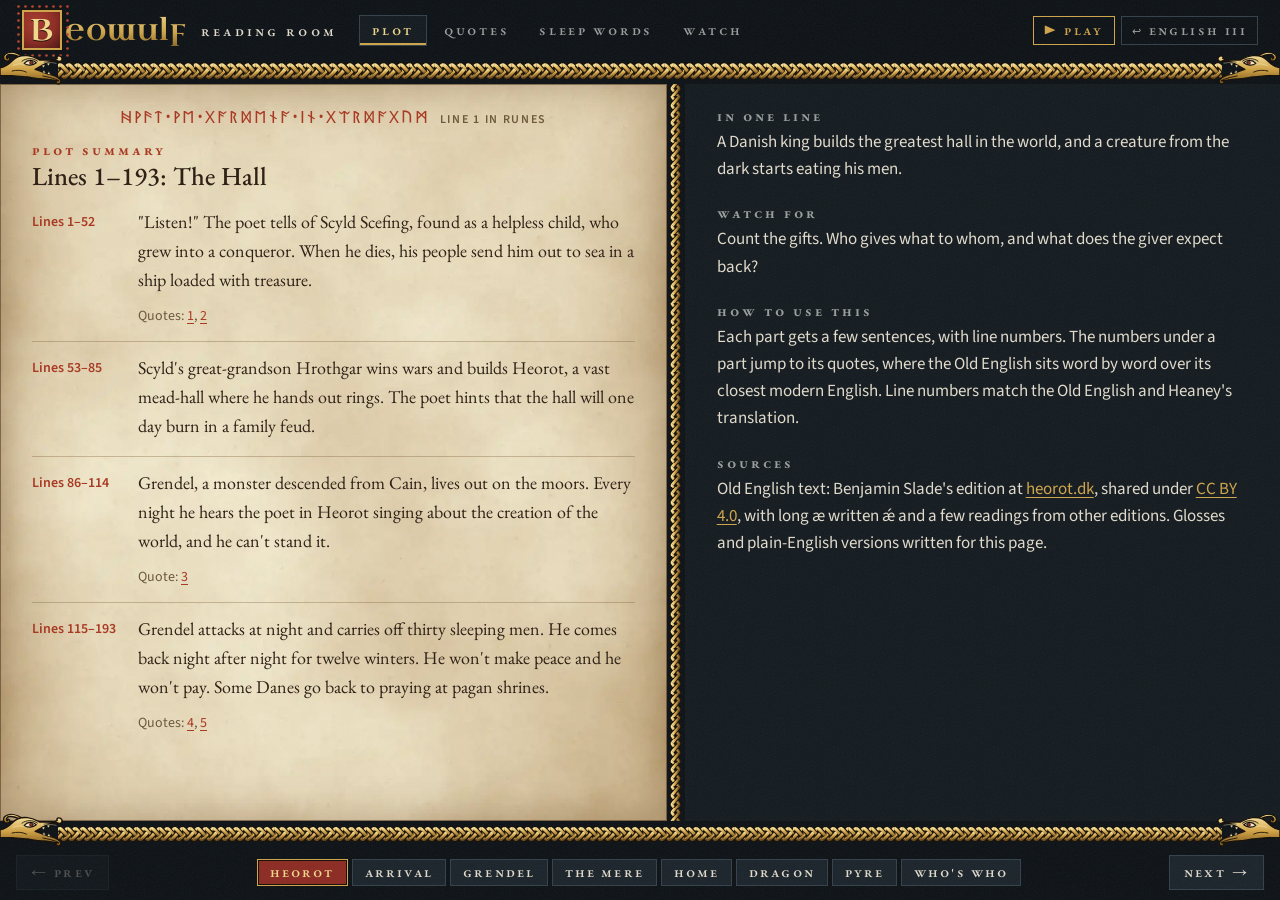
<file: beowulf/index.html>
<!doctype html>
<html lang="en">
<head>
<meta charset="utf-8">
<meta name="viewport" content="width=device-width, initial-scale=1, viewport-fit=cover">
<title>Beowulf: Reading Room</title>
<meta name="description" content="The Beowulf reading room for English III: the poem in Old English with word-by-word glosses, the sleep words, and videos.">
<link rel="preconnect" href="https://fonts.googleapis.com">
<link rel="preconnect" href="https://fonts.gstatic.com" crossorigin>
<link href="https://fonts.googleapis.com/css2?family=EB+Garamond:ital,wght@0,400;0,500;0,600;1,400&family=Uncial+Antiqua&family=Source+Sans+3:wght@400;600&family=Noto+Sans+Runic&display=swap" rel="stylesheet">
<style>
  /* Layout: the shared reading-room frame (header, two columns, step bar), dressed as a manuscript:
     vellum folio on the left, the mead-hall at night on the right, gold interlace binding the seams. */
  :root {
    color-scheme: dark;
    --night: #0c1115;      /* hall at night */
    --hall: #131a1f;       /* notes panel */
    --hall-2: #1a232a;     /* raised controls */
    --rule: #33404a;
    --vellum: #e9dcbd;
    --ink: #2a1c10;        /* iron-gall ink */
    --ink-dim: #6b5739;
    --vellum-rule: #b9a47c;
    --rubric: #a8361f;     /* red lead */
    --rubric-lit: #e0714f;
    --gold: #cfa54a;
    --gold-hi: #f2d98c;
    --gold-lo: #7d5a1e;
    --garnet: #8c2a22;
    --text: #e2dccd;
    --muted: #9a9f9c;
    --display: "Uncial Antiqua", "EB Garamond", Georgia, serif;
    --serif: "EB Garamond", Garamond, Georgia, serif;
    --sans: "Source Sans 3", system-ui, sans-serif;
    --runic: "Noto Sans Runic", "Segoe UI Historic", sans-serif;
  }
  * { box-sizing: border-box; }
  html, body { margin: 0; height: 100%; }
  body {
    background: var(--night); color: var(--text); font-family: var(--sans);
    display: flex; flex-direction: column; overflow: hidden;
  }
  body::after {
    content: ""; position: fixed; inset: 0; pointer-events: none; z-index: 10; opacity: .07;
    background-image: url("data:image/svg+xml,%3Csvg xmlns='http://www.w3.org/2000/svg' width='160' height='160'%3E%3Cfilter id='n'%3E%3CfeTurbulence type='fractalNoise' baseFrequency='.9' numOctaves='3' stitchTiles='stitch'/%3E%3C/filter%3E%3Crect width='100%25' height='100%25' filter='url(%23n)'/%3E%3C/svg%3E");
  }

  /* ---------- header ---------- */
  header {
    display: flex; align-items: center; gap: 10px 22px; flex-wrap: wrap;
    padding: 10px 22px 8px; background: var(--night);
  }
  header h1 { margin: 0; display: flex; align-items: center; gap: 14px; font-weight: 400; }
  .ttl { font: 400 30px/1 var(--display); color: var(--gold-hi); display: flex; align-items: center; letter-spacing: .02em;
         background: linear-gradient(180deg, var(--gold-hi), var(--gold) 55%, var(--gold-lo)); -webkit-background-clip: text; background-clip: text; -webkit-text-fill-color: transparent; }
  .init {
    display: inline-grid; place-items: center; width: 40px; height: 40px; margin-right: 3px;
    font: 400 30px/1 var(--display); color: var(--gold-hi); -webkit-text-fill-color: var(--gold-hi);
    background: radial-gradient(circle at 35% 30%, #a83a2f, var(--garnet) 55%, #4a1410);
    border: 2px solid var(--gold); box-shadow: 0 0 0 1px #140d07, 0 0 0 4px var(--night);
    position: relative; text-shadow: 0 1px 0 #140d07;
  }
  .init::before { /* red-lead dots, Lindisfarne-style */
    content: ""; position: absolute; inset: -9px; pointer-events: none;
    background: url([data-uri]) repeat; background-size: 7px 7px;
    -webkit-mask: linear-gradient(#000 0 0) content-box exclude, linear-gradient(#000 0 0);
    mask: linear-gradient(#000 0 0) content-box exclude, linear-gradient(#000 0 0);
    padding: 7px;
  }
  header h1 .sub { font: 500 15px var(--serif); font-variant-caps: all-small-caps; letter-spacing: .22em; color: var(--text); }
  .tabs { display: flex; gap: 4px; flex-wrap: wrap; }
  .tabs button {
    font: 500 15px var(--serif); font-variant-caps: all-small-caps; letter-spacing: .18em;
    color: var(--muted); background: none; border: 1px solid transparent; padding: 4px 12px 6px; cursor: pointer;
  }
  .tabs button:hover { color: var(--text); }
  .tabs button[aria-selected="true"] { color: var(--gold-hi); border-color: var(--rule); background: var(--hall); box-shadow: inset 0 -2px 0 var(--gold); }
  header .loc { font: 500 15px var(--serif); font-variant-caps: all-small-caps; letter-spacing: .14em; color: var(--muted); }
  header .who { font: 500 15px var(--serif); font-variant-caps: all-small-caps; letter-spacing: .14em; color: var(--gold); }
  header .back {
    margin-left: auto; font: 500 15px var(--serif); font-variant-caps: all-small-caps; letter-spacing: .16em;
    color: var(--muted); text-decoration: none; border: 1px solid var(--rule); padding: 3px 10px 5px;
  }
  header .back:hover { color: var(--text); border-color: var(--gold); }
  header .links { margin-left: auto; display: flex; gap: 6px; }
  header .links .back { margin-left: 0; }
  header .back.play { color: var(--gold); border-color: var(--gold); }
  header .loc:empty, header .who:empty { display: none; }

  /* ---------- interlace seams ---------- */
  .seam { position: relative; height: 26px; padding: 0 58px; background: var(--night); flex: none; }
  .seam .band { height: 100%; background: url([data-uri]) repeat-x left center / auto 20px; }
  .seam .beast { position: absolute; top: -9px; height: 44px; width: 66px; pointer-events: none; }
  .seam .beast.l { left: 0; } .seam .beast.r { right: 0; }
  .seam.low .band { background-size: auto 18px; }
  .seam.low .beast { top: -10px; }

  /* ---------- folio and hall ---------- */
  main { flex: 1; min-height: 0; display: grid; grid-template-columns: 1.12fr 18px 1fr; background: var(--night); }
  .gutter { background: url([data-uri]) repeat-y center top / 13px auto, var(--night); }
  .col { overflow-y: auto; padding: 22px 32px 28px; min-width: 0; }
  .left {
    color: var(--ink);
    background: url(/beowulf/img/texture-01.webp) center / cover, var(--vellum);
    box-shadow: inset 0 0 40px rgba(90, 55, 20, .35), inset 0 0 0 1px rgba(60, 35, 10, .5);
    font-family: var(--serif); font-size: 19px; line-height: 1.6;
  }
  .left p { margin: 0 0 12px; }
  .left h2 { font: 500 26px/1.2 var(--serif); margin: 0 0 16px; color: var(--ink); text-wrap: balance; }
  .left .kicker { font: 600 15px var(--serif); font-variant-caps: all-small-caps; letter-spacing: .2em; color: var(--rubric); margin: 0 0 2px; }
  .runes {
    display: flex; justify-content: center; align-items: baseline; gap: 10px; flex-wrap: wrap;
    margin: -6px 0 16px; color: var(--rubric); text-align: center;
  }
  .runes .r { font: 400 17px/1.3 var(--runic); letter-spacing: .12em; }
  .runes .rl { font: 600 12px var(--sans); letter-spacing: .14em; text-transform: uppercase; color: var(--ink-dim); }

  /* picture plate: gold twist frame with garnet cloisonne corners */
  .plate {
    position: relative; margin: 4px auto 22px; width: fit-content; max-width: 100%; padding: 13px;
    background:
      url([data-uri]) repeat-x left top / auto 11px,
      url([data-uri]) repeat-x left bottom / auto 11px,
      url([data-uri]) repeat-y left top / 11px auto,
      url([data-uri]) repeat-y right top / 11px auto,
      #120c07;
    box-shadow: 0 8px 22px rgba(40, 22, 6, .4);
  }
  .plate img { display: block; max-width: 100%; max-height: 46vh; max-height: 46dvh; }
  .plate .zoom { display: block; padding: 0; border: 0; background: none; cursor: zoom-in; }
  .plate i { position: absolute; width: 22px; height: 22px; background: url([data-uri]) center / contain no-repeat; }
  .plate i:nth-of-type(1) { left: -5px; top: -5px; } .plate i:nth-of-type(2) { right: -5px; top: -5px; }
  .plate i:nth-of-type(3) { left: -5px; bottom: -5px; } .plate i:nth-of-type(4) { right: -5px; bottom: -5px; }

  /* Old English with word-by-word gloss */
  .oe { margin: 0 0 14px; }
  .oe .ln { display: flex; flex-wrap: wrap; align-items: flex-start; gap: 6px 0; position: relative; padding: 4px 46px 8px 0; border-bottom: 1px dotted rgba(120, 90, 50, .28); }
  .oe .half { display: flex; flex-wrap: wrap; gap: 4px 13px; }
  .oe .cae { width: 34px; flex: none; }
  .oe .w { display: flex; flex-direction: column; min-width: 0; }
  .oe .o { font: 500 21px/1.25 var(--serif); color: var(--ink); }
  .oe .g { font: 400 12.5px/1.25 var(--sans); color: var(--ink-dim); letter-spacing: .01em; max-width: 13em; }
  .oe .no { position: absolute; right: 0; top: 9px; font: 600 12px var(--sans); color: var(--rubric); font-variant-numeric: tabular-nums; }
  .oe .ln:first-child .half:first-child .w:first-child .o::first-letter { color: var(--rubric); }
  .tail { display: flex; align-items: center; width: min(300px, 100%); height: 34px; margin: 26px auto 0; }
  .tail .band { flex: 1; height: 100%; background: url([data-uri]) repeat-x left center / auto 14px; }
  .tail img { height: 30px; width: 45px; flex: none; }
  .colophon { font: 400 12.5px/1.5 var(--sans); color: var(--ink-dim); margin-top: 18px; }
  .colophon a { color: var(--ink-dim); }

  /* plot */
  .chap { display: grid; grid-template-columns: 92px 1fr; gap: 0 14px; padding: 12px 0; border-top: 1px solid rgba(120, 90, 50, .35); }
  .chap:first-of-type { border-top: 0; padding-top: 0; }
  .chap .cn { font: 600 14px var(--sans); color: var(--rubric); padding-top: 4px; font-variant-numeric: tabular-nums; }
  .chap p { margin: 0 0 4px; font-size: 18px; line-height: 1.6; }
  .chap .qs { font: 400 14px var(--sans); color: var(--ink-dim); }
  .ppl { margin: 0; }
  .ppl dt { font: 600 17px var(--serif); font-variant-caps: all-small-caps; letter-spacing: .1em; margin-top: 10px; color: var(--rubric); }
  .ppl dd { margin: 0; font-size: 18px; line-height: 1.55; }

  /* sleep list */
  .zz { list-style: none; margin: 0; padding: 0; }
  .zz li { display: grid; grid-template-columns: 82px 1fr; gap: 2px 14px; padding: 11px 0; border-top: 1px solid rgba(120, 90, 50, .3); }
  .zz li:first-child { border-top: 0; }
  .zz .n { font: 600 13px var(--sans); color: var(--rubric); padding-top: 6px; font-variant-numeric: tabular-nums; }
  .zz .o { font: 500 22px/1.3 var(--serif); }
  .zz .o b { font-weight: 600; color: #6e4c14; background: linear-gradient(transparent 62%, rgba(207, 165, 74, .55) 62%); padding: 0 1px; }
  .zz .gl { font-style: italic; color: var(--ink); }
  .zz .who { grid-column: 2; font: 400 14px var(--sans); color: var(--ink-dim); }

  /* watch */
  .screen {
    position: relative; margin: 4px 0 16px; padding: 12px; max-width: 640px;
    background:
      url([data-uri]) repeat-x left top / auto 11px,
      url([data-uri]) repeat-x left bottom / auto 11px,
      url([data-uri]) repeat-y left top / 11px auto,
      url([data-uri]) repeat-y right top / 11px auto,
      #120c07;
    box-shadow: 0 8px 22px rgba(40, 22, 6, .4);
  }
  .screen i { position: absolute; width: 22px; height: 22px; background: url([data-uri]) center / contain no-repeat; }
  .screen i:nth-of-type(1) { left: -5px; top: -5px; } .screen i:nth-of-type(2) { right: -5px; top: -5px; }
  .screen i:nth-of-type(3) { left: -5px; bottom: -5px; } .screen i:nth-of-type(4) { right: -5px; bottom: -5px; }
  .vid { position: relative; aspect-ratio: 16 / 9; width: 100%; max-width: 100%; background: #000; }
  .vid button { position: absolute; inset: 0; width: 100%; height: 100%; padding: 0; border: 0; cursor: pointer; background: #000; }
  .vid button img { width: 100%; height: 100%; object-fit: cover; display: block; filter: sepia(.25) saturate(.9); }
  .vid button::after { content: ""; position: absolute; left: 50%; top: 50%; width: 72px; height: 72px; transform: translate(-50%, -50%); background: url([data-uri]) center / contain no-repeat; transition: transform .15s; }
  .vid button:hover::after { transform: translate(-50%, -50%) scale(1.08); }
  .vid iframe { position: absolute; inset: 0; width: 100%; height: 100%; border: 0; }
  .meta { font: 400 15px var(--sans); color: var(--ink-dim); margin: 0 0 6px; }
  .meta a { color: var(--rubric); text-underline-offset: 3px; }

  /* ---------- notes ---------- */
  .notes { background: var(--hall); font-size: 17px; line-height: 1.6; }
  .note { margin-bottom: 20px; }
  .note h2 { font: 600 15px var(--serif); font-variant-caps: all-small-caps; letter-spacing: .2em; color: var(--muted); margin: 0 0 4px; }
  .note p { margin: 0 0 8px; }
  .note em, .note b, .note i { color: #f1e8d2; }
  .note.plain { border-left: 3px solid var(--rubric-lit); padding-left: 14px; }
  .note.plain h2 { color: var(--rubric-lit); }
  .note.lens { border-left: 3px solid var(--gold); padding-left: 14px; }
  .note.lens h2 { color: var(--gold); }
  .note dl { margin: 0; } .note dt { font-weight: 600; color: #f1e8d2; margin-top: 8px; } .note dd { margin: 0; }
  .note a { color: var(--gold); text-underline-offset: 3px; }
  .ref, .xref { color: var(--gold); background: none; border: 0; padding: 0; font: inherit; cursor: pointer; text-decoration: underline; text-underline-offset: 3px; }
  .left .ref { color: var(--rubric); }

  /* ---------- step bar ---------- */
  nav { display: flex; align-items: center; gap: 12px; padding: 8px 16px 10px; background: var(--night); flex: none; }
  nav .step {
    font: 500 15px var(--serif); font-variant-caps: all-small-caps; letter-spacing: .16em;
    padding: 6px 14px 8px; color: var(--text); background: var(--hall-2); border: 1px solid var(--rule); cursor: pointer;
  }
  nav .step:hover:not(:disabled) { border-color: var(--gold); }
  nav .step:disabled { opacity: .3; cursor: default; }
  .strip { flex: 1; display: flex; flex-wrap: wrap; gap: 6px 16px; justify-content: center; }
  .strip .grp { display: flex; flex-wrap: wrap; gap: 4px; align-items: center; }
  .strip .part { font: 500 14px var(--serif); font-variant-caps: all-small-caps; letter-spacing: .16em; color: var(--muted); margin-right: 4px; }
  .strip button {
    min-width: 28px; height: 27px; font: 600 12.5px var(--sans); color: var(--text); font-variant-numeric: tabular-nums;
    border: 1px solid var(--rule); background: var(--hall-2); cursor: pointer; padding: 0 6px;
  }
  .strip button.wide { padding: 0 12px 2px; font: 500 15px var(--serif); font-variant-caps: all-small-caps; letter-spacing: .14em; }
  .strip button:hover { border-color: var(--gold); }
  .strip button[aria-current="true"] { background: var(--garnet); border-color: var(--gold); color: var(--gold-hi); box-shadow: inset 0 0 0 1px #140d07; }
  .strip button.has-img { box-shadow: inset 0 -2px 0 var(--gold); }
  .strip button.has-img[aria-current="true"] { box-shadow: inset 0 0 0 1px #140d07, inset 0 -3px 0 var(--gold); }
  button:focus-visible, a:focus-visible { outline: 2px solid var(--gold-hi); outline-offset: 2px; }

  /* full-size picture */
  .lightbox { padding: 0; border: 0; background: none; max-width: none; max-height: none; overflow: visible; cursor: zoom-out; }
  .lightbox::backdrop { background: rgba(8, 10, 12, .93); }
  .lightbox img {
    display: block; max-width: calc(100vw - 32px); max-height: calc(100vh - 32px); max-height: calc(100dvh - 32px);
    padding: 8px; background: #120c07; box-shadow: 0 0 0 2px var(--gold), 0 0 0 4px #140d07;
  }
  .lightbox .close {
    position: fixed; top: 12px; right: 16px; z-index: 1;
    font: 500 15px var(--serif); font-variant-caps: all-small-caps; letter-spacing: .16em;
    color: var(--text); background: var(--hall-2); border: 1px solid var(--rule); padding: 4px 10px 6px; cursor: pointer;
  }
  .lightbox .close:hover { border-color: var(--gold); }
  body:has(.lightbox[open]) { overflow: hidden; }

  @media (prefers-reduced-motion: reduce) { * { transition: none !important; } }
  @media (max-width: 860px) {
    body { height: auto; overflow: auto; }
    header { padding: 10px 16px 6px; gap: 8px 14px; }
    .ttl { font-size: 26px; } .init { width: 34px; height: 34px; font-size: 26px; }
    .tabs { order: 5; flex-basis: 100%; }
    .seam { padding: 0 44px; height: 22px; } .seam .band { background-size: auto 16px; }
    .seam .beast { height: 36px; width: 54px; top: -7px; }
    main { grid-template-columns: 1fr; }
    .gutter { height: 14px; background: url([data-uri]) repeat-x left center / auto 12px, var(--night); }
    .col { overflow: visible; padding: 20px 16px 24px; }
    .left { font-size: 18px; }
    .oe .o { font-size: 19px; } .oe .cae { width: 100%; height: 0; }
    .oe .ln { padding-right: 34px; }
    .plate img { max-height: none; }
    .chap { grid-template-columns: 1fr; } .chap .cn { padding-top: 0; }
    .zz li { grid-template-columns: 1fr; } .zz .who { grid-column: 1; } .zz .n { padding-top: 0; }
    nav { flex-wrap: wrap; }
    .strip { order: 3; flex-basis: 100%; }
    nav .next { margin-left: auto; }
  }
::selection{background:#4FCB8B;color:#08140C}
</style>
</head>
<body>
<header>
  <h1><span class="ttl"><span class="init" aria-hidden="true">B</span><span aria-hidden="true">eowulf</span><span class="sr">Beowulf</span></span><span class="sub">Reading Room</span></h1>
  <div class="tabs" role="tablist" aria-label="Reading room sections">
    <button role="tab" data-view="plot">Plot</button>
    <button role="tab" data-view="quotes">Quotes</button>
    <button role="tab" data-view="sleep">Sleep words</button>
    <button role="tab" data-view="watch">Watch</button>
  </div>
  <span class="loc" id="loc"></span>
  <span class="who" id="who"></span>
  <span class="links"><a class="back play" href="https://mead-bench.netlify.app/" target="_blank" rel="noopener" title="The Mead-Bench: a game set in Heorot">&#9654; Play</a><a class="back" href="../">&#8617; English III</a></span>
</header>
<div class="seam" aria-hidden="true"><img class="beast l" src="[data-uri]" alt=""><div class="band"></div><img class="beast r" src="[data-uri]" alt=""></div>
<main>
  <section class="col left" id="left" aria-live="polite"></section>
  <div class="gutter" aria-hidden="true"></div>
  <section class="col notes" id="notes"></section>
</main>
<div class="seam low" aria-hidden="true"><img class="beast l" src="[data-uri]" alt=""><div class="band"></div><img class="beast r" src="[data-uri]" alt=""></div>
<nav aria-label="Pages">
  <button class="step prev" id="prev">&larr; Prev</button>
  <div class="strip" id="strip"></div>
  <button class="step next" id="next">Next &rarr;</button>
</nav>
<dialog class="lightbox" id="lightbox" aria-label="Picture, full size">
  <button type="button" class="close">&times; Close</button>
  <img id="lightbox-img" alt="">
</dialog>
<style>.sr { position: absolute; width: 1px; height: 1px; overflow: hidden; clip: rect(0 0 0 0); white-space: nowrap; }</style>

<script>
/* Beowulf reading room content.
   Old English text: Benjamin Slade's edition, heorot.dk (CC BY 4.0), long ae written as ǽ.
   Interlinear glosses and plain-English versions: written for this page.
   Line format: tokens split by spaces; "/" marks the caesura; word=gloss, with _ for spaces in a gloss. */

const F1 = "Fight 1: Grendel", F2 = "Fight 2: Grendel's Mother", F3 = "Fight 3: The Dragon";

const Q = [
{ part: F1, loc: "Lines 1–3", who: "The poet, to the audience", start: 1,
  oe: [
    "Hwæt!=Listen! Wé=we Gár-Dena=Spear-Danes' / in=in géardagum=yore-days",
    "þéodcyninga=of-nation-kings / þrym=glory gefrúnon·=have_heard",
    "hú=how ðá=those æþelingas=princes / ellen=courage fremedon.=did."
  ],
  plain: `Listen! We have heard of the glory of the Spear-Danes' kings in days gone by, and how those princes did brave deeds.`,
  ctx: `The first three lines. The poem survives in one manuscript, copied by two scribes around the year 1000 and now in the British Library. In 1731 a fire in the library that held it scorched its edges, and letters have been crumbling off ever since. <i>Gár</i> means spear. <i>Gárléac</i>, "spear-leek," became garlic.`,
  think: `The poet doesn't say "I made this up." He says "we have heard." Why would a storyteller insist the story is old and shared rather than his own?`,
  lens: [`Language: <i>Hwæt</i>`, `Scholars still argue about the first word. The old reading is "Listen!" Others read it as "How!" or "So." Seamus Heaney's translation begins "So." Whatever it meant, the word itself is the ancestor of modern "what."`],
  hear: 1, see: [11, 26] },

{ part: F1, loc: "Lines 32–37", who: "The poet, at Scyld's funeral", start: 32,
  oe: [
    "þǽr=there æt=at hýðe=harbor stód=stood / hringedstefna=ring-prowed_ship",
    "ísig=icy ond=and útfús=eager_to_sail / æþelinges=prince's fær·=vessel",
    "álédon=laid_down þá=then / léofne=beloved þéoden=lord",
    "béaga=of-rings bryttan=giver / on=in bearm=lap scipes=of-the-ship",
    "mǽrne=famous be=by mæste·=mast / þǽr=there wæs=was mádma=of-treasures fela=many",
    "of=from feorwegum=far-ways / frætwa=ornaments gelǽded·=brought"
  ],
  plain: `There in the harbor stood the ship with its curled prow, icy and eager to sail, a prince's vessel. They laid their beloved lord, the giver of rings, in the ship's lap, the famous man beside the mast. Many treasures lay there, ornaments brought from far away.`,
  ctx: `Scyld Scefing founded the Danish royal line. He arrived as a child, <i>féasceaft funden</i>, "found destitute" (line 7), and grew into a conqueror. When he dies, his people send him back out to sea with a ship full of treasure. <i>Béaga brytta</i>, ring-giver, is a standard name for a king: a lord was a man who handed out gold.`,
  think: `Look at the picture: what is burning on the shore? Scyld goes to sea, not into a fire. Who gets the fire at the end of this poem (quote 25)? Why would a poem open and close with a funeral?`,
  lens: [`Archaeology: Sutton Hoo`, `In 1939 Basil Brown dug into a mound on Edith Pretty's land in Suffolk and found the imprint of a ship about 27 meters long, with a burial chamber full of gold, silver, weapons, and a helmet. Many scholars think it was the grave of Rædwald, king of East Anglia, who died around 624. Scyld's ship is pushed out to sea; this one was hauled uphill and buried. Both send a king off with his treasure.`],
  see: [25],
  img: { src: "scyld-funeral", alt: "A dead king lies in a longship heaped with gold arm-rings, swords, and chests of coins at the water's edge, with mourners in mail around it. A figure in a conductor's cap and green sunglasses holds a funeral wreath with a ribbon reading IN LOVING MEMORY OF THE BOSS. A bonfire burns on the rocks behind them." } },

{ part: F1, loc: "Lines 86–92", who: "The poet, on Grendel", start: 86,
  oe: [
    "Ðá=Then se=the ellengǽst=bold_spirit / earfoðlíce=painfully",
    "þráge=a_while geþolode=endured / sé=he þe=who in=in þýstrum=darkness bád=waited",
    "þæt=that hé=he dógora=of-days gehwám=each / dréam=joy gehýrde=heard",
    "hlúdne=loud in=in healle·=hall / þǽr=there wæs=was hearpan=harp's swég=sound",
    "swutol=clear sang=song scopes·=poet's / sægde=said sé=he þe=who cúþe=knew_how",
    "frumsceaft=first-making fíra=of-men / feorran=from_far_back reccan·=to_tell",
    "cwæð=said þæt=that se=the ælmihtiga=Almighty / eorðan=earth worhte=made"
  ],
  plain: `Then the bold spirit who waited in the darkness had a hard time of it, because every day he heard loud joy in the hall. There was the sound of the harp and the clear song of the poet. The one who knew how told the making of mankind from long ago. He said the Almighty made the earth...`,
  ctx: `Grendel lives out on the dark moors. The song that torments him is a creation song: God making the earth, the sun and moon, and every living thing. <i>Scop</i> (say "shope") is the Old English word for a poet. It may come from <i>scieppan</i>, to shape or create.`,
  think: `The first thing that sets the monster off isn't a sword. It's a song. What about a hall full of people singing about how the world was made could be unbearable to someone outside in the dark?`,
  lens: [`Archaeology: the Sutton Hoo lyre`, `The Sutton Hoo burial held the remains of a small wooden lyre. The scop's instrument was a lyre like this one. Old English called it a <i>hearpe</i>, which is why translators say "harp."`],
  see: [11, 4],
  img: { src: "creation-song", alt: "In a firelit hall under a sign reading SCYLDINGA-HEOROT, a figure in a conductor's cap, green sunglasses, and red bow tie sings and plays a wooden lyre for a king, his queen, and their warriors. A second sign reads THE CREATION SONG. Outside the open door, a gaunt dark creature with red eyes listens, gripping the doorpost." } },

{ part: F1, loc: "Lines 115–120", who: "The poet, on Grendel's first raid", start: 115,
  oe: [
    "Gewát=went ðá=then néosian=to_visit / syþðan=when niht=night becóm=came",
    "héan=the_high húses·=house / hú=how hit=it Hring-Dene=Ring-Danes",
    "æfter=after béorþege=beer-taking / gebún=settled hæfdon·=had",
    "fand=found þá=then ðǽr=there inne=inside / æþelinga=of-princes gedriht=a_band",
    "swefan=sleeping æfter=after symble·=feast / sorge=sorrow ne=not cúðon=knew",
    "wonsceaft=misery wera·=of-men / wiht=creature unhǽlo=of-evil"
  ],
  plain: `When night came he went to look over the high house, to see how the Ring-Danes had settled in after their beer. Inside he found a band of princes sleeping after the feast. They knew no sorrow, no human misery. The creature of evil...`,
  ctx: `Grendel's first raid. He carries off thirty men (line 123). "Ring-Danes" names the Danes by their rings: the gold their king hands out. <i>Swefan æfter symble</i>, "sleeping after the feast," is the first sleep in the poem. The Sleep tab follows every one after it.`,
  think: `The men sleep because they feasted, and they feasted because they felt safe. In a mead-hall, what makes a night safe: walls, guards, or something else?`,
  lens: [`Macbeth: the guest asleep`, `A mead-hall was where a king fed his people and guests were safe. Grendel breaks that rule from outside. Macbeth breaks it from inside, as the host. Compare <a class="xref" href="../macbeth/#q11" target="_blank" rel="noopener">Macbeth, quote 11</a>.`],
  see: [9, 22],
  img: { src: "grendel-sleepers", alt: "Warriors sprawl asleep on the benches and straw of a firelit hall among drinking horns and gnawed bones. A huge dark creature stoops through the moonlit doorway. Behind a pillar, a figure in a conductor's cap and green sunglasses peeks out." } },

{ part: F1, loc: "Lines 154–158", who: "The poet, on Grendel", start: 154,
  oe: [
    "singále=constant sǽce·=strife / sibbe=peace ne=not wolde=would",
    "wið=with manna=of-men hwone=any / mægenes=of-the-force Deniga=of-Danes",
    "feorhbealo=deadly_evil feorran=remove / féa=with-money þingian=settle",
    "né=nor þǽr=there nǽnig=none witena=of-counselors / wénan=expect þorfte=needed",
    "beorhtre=bright bóte=compensation / tó=from banan=killer's folmum=hands"
  ],
  plain: `...constant strife. He would make peace with no man of the Danish force, would not end the killing or settle it with payment. No counselor there had any reason to expect a bright compensation from the killer's hands.`,
  ctx: `For twelve winters Grendel raids Heorot. In this world a killing could be settled: the killer's side paid the victim's family a price, and the feud ended. Grendel refuses.`,
  think: `The poet lists Grendel's crimes, and one of them is that he won't pay. Why would refusing to pay make you more of a monster than the killing does?`,
  lens: [`Law: wergild`, `Early English laws set a price on every person, the <i>wergild</i>, from <i>wer</i> (man) and <i>gield</i> (payment). <i>Wer</i> survives in "werewolf," man-wolf. The laws of King Æthelberht of Kent, from around 600, are the oldest laws written in English, and most of them are a price list: 50 shillings for an eye, 20 for a thumb, 6 for a front tooth, 11 for a little finger. <i>Bót</i>, compensation, survives in the phrase "to boot."`],
  see: [7, 22] },

{ part: F1, loc: "Lines 303–305", who: "The poet, on the Geats' march", start: 303,
  oe: [
    "on=at ancre=anchor fæst=fast / eoforlíc=boar-figures scionon=shone",
    "ofer=over hléorberan=cheek-guards / gehroden=adorned golde·=with-gold",
    "fáh=gleaming ond=and fýrheard=fire-hardened / ferhwearde=life-guard héold=kept"
  ],
  plain: `...the ship rode fast at anchor. Boar-figures shone over the cheek-guards, adorned with gold, gleaming and hardened in fire. The boar kept guard over their lives.`,
  ctx: `The Geats have landed, passed the coast guard's questions, and are marching to Heorot. Their helmets carry boars. <i>Fýrheard</i>, fire-hard, describes metal tempered in a forge.`,
  think: `The poet says the boar, not the helmet, guards their lives. Is the boar armor or a charm? Would a warrior care about the difference?`,
  lens: [`Archaeology: boar helmets`, `Helmets like these survive. The Benty Grange helmet, dug up in Derbyshire in 1848, has a boar standing on its crest, and so does the Pioneer helmet, found at Wollaston in 1997. Around the year 98, the Roman historian Tacitus wrote that a northern people, the Aestii, wore boar figures as a sign of their religion and trusted them to keep them safe in battle.`],
  see: [7],
  img: { src: "boar-crests", alt: "Warriors in boar-crested helmets, fur cloaks, mail, and gold arm-rings stand on a rocky shore by a fire, one holding a sword, their shields painted with boars. Behind them a figure in a conductor's uniform, green sunglasses, and heavy gold chains stands with arms crossed." } },

{ part: F1, loc: "Lines 470–472", who: "Hrothgar, to Beowulf", start: 470,
  oe: [
    "Siððan=Afterward þá=the fǽhðe=feud / féo=with-money þingode·=I_settled",
    "sende=sent ic=I Wylfingum=to_the_Wylfings / ofer=over wæteres=water's hrycg=back",
    "ealde=old mádmas·=treasures / hé=he mé=to-me áþas=oaths swór.=swore"
  ],
  plain: `Afterward I settled the feud with money. I sent old treasures over the water's back to the Wylfings, and he swore oaths to me.`,
  ctx: `Beowulf's father, Ecgtheow, killed a man named Heatholaf and started a feud so dangerous his own people wouldn't shelter him (lines 459–463). Hrothgar, newly king, paid the dead man's people. Ecgtheow swore loyalty in return. Now Ecgtheow's son has come to Heorot.`,
  think: `Is Beowulf here to be a hero, or to pay off his father's debt? The poem never says. What would change if it were the second?`,
  lens: [`Anthropology: the gift`, `In 1925 the French anthropologist Marcel Mauss argued in <em>The Gift</em> that in many societies a gift is never free. It creates three duties: to give, to accept, and to repay. Hrothgar's gold bought peace for a stranger, and the stranger's son arrives with a sword. Also notice <i>wæteres hrycg</i>, "the water's back": a kenning, a compressed metaphor in place of a plain noun.`],
  see: [5, 24] },

{ part: F1, loc: "Lines 572–573", who: "Beowulf, to Unferth", start: 572,
  oe: [
    "windige=windy weallas.=walls / Wyrd=Fate oft=often nereð=saves",
    "unfǽgne=undoomed eorl=man / þonne=when his=his ellen=courage déah.=holds"
  ],
  plain: `...the windy cliffs. Fate often saves a man who isn't doomed, if his courage holds.`,
  ctx: `Unferth, a Danish courtier, has mocked Beowulf for losing a swimming race against Breca. Beowulf answers that he fought sea-monsters for days and killed nine of them. <i>Unfǽge</i> means not marked for death.`,
  think: `Fate saves you, but only if you're brave. Then who decides, fate or you? The poem gives both answers in one sentence.`,
  lens: [`Language: <i>wyrd</i> becomes "weird"`, `<i>Wyrd</i> meant what happens, fate. It comes from <i>weorþan</i>, to become. Shakespeare's witches are the Weird Sisters, the sisters of fate. Today "weird" means strange. The Macbeth room quotes this same line: <a class="xref" href="../macbeth/#q3" target="_blank" rel="noopener">Macbeth, quote 3</a>.`],
  see: [14, 26] },

{ part: F1, loc: "Lines 702–705", who: "The poet, on Grendel's arrival", start: 702,
  oe: [
    "wéold=ruled wídeferhð.=forever / Cóm=Came on=in wanre=dark niht=night",
    "scríðan=gliding sceadugenga·=shadow-walker / scéotend=shooters swǽfon=slept",
    "þá=who þæt=the hornreced=gabled_hall / healdan=hold scoldon=should",
    "ealle=all búton=but ánum=one / þæt=that wæs=was yldum=to-men cúþ=known"
  ],
  plain: `In the dark night came the shadow-walker, gliding. The warriors who were supposed to hold the gabled hall slept, all except one. People knew...`,
  ctx: `Beowulf and his fourteen Geats wait in Heorot. <i>Scéotend</i>, shooters, means warriors in general. <i>Hornreced</i> may mean a hall with horn-shaped gables. Read lines 702, 710, and 720: each begins with <i>Cóm</i>, came. The poet moves Grendel closer the way a film moves a camera: dark night, then the moor, then the hall door.`,
  think: `Everyone sleeps but one. Is Beowulf brave because he stays awake, or does staying awake make him the hero?`,
  see: [4, 10] },

{ part: F1, loc: "Lines 833–836", who: "The poet, after the fight", start: 833,
  oe: [
    "torn=grief unlýtel·=no_little / þæt=that wæs=was tácen=token sweotol=clear",
    "syþðan=when hildedéor=battle-brave / hond=hand álegde=laid",
    "earm=arm ond=and eaxle=shoulder / þǽr=there wæs=was eal=all geador=together",
    "Grendles=Grendel's grápe=grip / under=under géapne=curved hróf.=roof"
  ],
  plain: `...no small grief. It was a clear sign when the battle-brave man set up the hand, arm, and shoulder under the curved roof: all of Grendel's grip, there together.`,
  ctx: `Beowulf has torn off Grendel's arm, and Grendel has run home to the mere to die. The arm hangs in Heorot. In the morning, men ride in from far away to see it and to follow the bloody tracks.`,
  think: `<i>Tácen</i> became "token." Who is the token for: the Danes, the Geats, or Grendel's kin? Look ahead to quote 13.`,
  see: [13],
  img: { src: "grendel-arm", alt: "In a smoky hall, a shirtless, tattooed warrior stands on a bench lashing a huge clawed arm to a carved pillar while warriors raise drinking horns. Below, a figure in a conductor's cap and green sunglasses sets out a yellow WET FLOOR sign on the bloody planks." } },

{ part: F1, loc: "Lines 867–872", who: "The poet, on a king's thane", start: 867,
  oe: [
    "cystum=for-excellence cúðe.=known / Hwílum=At_times cyninges=king's þegn=thane",
    "guma=man gilphlæden=fine-word-laden / gidda=of-songs gemyndig=mindful",
    "sé=he ðe=who ealfela=very_many / ealdgesegena=old-stories",
    "worn=a_host gemunde=remembered / word=word óþer=another fand=found",
    "sóðe=truly gebunden·=bound / secg=man eft=then ongan=began",
    "síð=journey Béowulfes=Beowulf's / snyttrum=skillfully styrian=to_stir"
  ],
  plain: `At times a thane of the king, a man full of fine words who remembered songs and knew a great many of the old stories, found new words, truly bound together. Then the man began to tell of Beowulf's adventure with skill...`,
  ctx: `The morning after the fight, men ride out to see Grendel's tracks. On the ride back, one of them makes up a poem about Beowulf as they go, comparing him to the dragon-slayer Sigemund. <i>Gebunden</i> means bound: alliteration binds each line's two halves together. Say line 870 aloud and listen for the w's: <i>worn</i>, <i>word</i>.`,
  think: `The poet shows you how a poem like Beowulf gets made: on horseback, out loud, from old phrases fitted to new deeds. If that's how it works, who is the author of Beowulf?`,
  lens: [`Linguistics: the oral formula`, `In the 1930s Milman Parry and Albert Lord recorded singers in Yugoslavia who performed epics thousands of lines long without writing, by fitting stock phrases to new stories. In 1953 Francis Magoun argued that Old English poems were made the same way. Watch for <i>Béowulf maþelode, bearn Ecgþéowes</i>, "Beowulf spoke, son of Ecgtheow." The same half-lines come back again and again.`],
  see: [1, 3] },

{ part: F1, loc: "Lines 1114–1118", who: "A song in Heorot", start: 1114,
  oe: [
    "hét=ordered ðá=then Hildeburh=Hildeburh / æt=at Hnæfes=Hnaef's áde=pyre",
    "hire=her selfre=own sunu=son / sweoloðe=to-the-flames befæstan=commit",
    "bánfatu=bone-vessels bærnan=burn / ond=and on=on bǽl=pyre dón=put",
    "earme=poor-one on=at eaxle·=shoulder / ides=lady gnornode=mourned",
    "geómrode=lamented giddum·=in-songs / gúðrinc=warrior ástáh=rose_up"
  ],
  plain: `Then Hildeburh ordered her own son given to the flames at Hnaef's pyre, his body burned and laid on the fire at his uncle's shoulder. The lady mourned and sang her grief. The warrior rose up in smoke.`,
  ctx: `At the victory feast, Hrothgar's poet sings an old story. Hildeburh, a Danish princess, married Finn, king of the Frisians. When fighting broke out at Finn's hall, her brother Hnaef and her son, on opposite sides, were both killed. She has them burned on one pyre. Editors disagree about line 1117: it may set the boy at his uncle's shoulder, or Hildeburh at her son's.`,
  think: `A marriage like hers was supposed to tie two peoples together. What does the poet seem to think of that plan? And why sing this story at a victory party?`,
  lens: [`Anthropology: the peace-weaver`, `Old English poetry calls a woman married into another people a <i>freoðuwebbe</i>, a peace-weaver (line 1942). Her marriage is the knot that ties two families. Hildeburh shows what happens when the knot fails.`],
  see: [7, 25] },

{ part: F2, loc: "Lines 1255–1258", who: "The poet, on Grendel's mother", start: 1255,
  oe: [
    "swylt=death æfter=after synnum.=sins / Þæt=That gesýne=plain wearþ=became",
    "wídcúþ=widely-known werum=to-men / þætte=that wrecend=an_avenger þá=still gýt=yet",
    "lifde=lived æfter=after láþum=the_hated_one / lange=a_long þráge=time",
    "æfter=after gúðceare=war-grief / Grendles=Grendel's módor=mother"
  ],
  plain: `...death for his sins. It became plain and widely known that an avenger still lived after the hated one, for a long time after the grief of war: Grendel's mother.`,
  ctx: `The night after the victory feast, the hall is full of sleeping men again (line 1251). Grendel's mother comes, kills Æschere, Hrothgar's closest adviser, and takes back her son's arm.`,
  think: `The poet calls her a <i>wrecend</i>, an avenger. Avenging a dead relative is what every warrior in this poem is supposed to do (read quote 14). If she does what heroes do, what makes her a monster?`,
  lens: [`Language: <i>wrecan</i>`, `<i>Wrecend</i> comes from <i>wrecan</i>, to drive out, punish, avenge. The same verb gives us "wreak," as in wreak vengeance. Its relative <i>wrecca</i>, an exile, became "wretch."`],
  see: [14, 10] },

{ part: F2, loc: "Lines 1384–1389", who: "Beowulf, to Hrothgar", start: 1384,
  oe: [
    "Ne=Don't sorga,=grieve snotor=wise guma·=man / sélre=better bið=is ǽghwǽm=for-everyone",
    "þæt=that hé=he his=his fréond=friend wrece=avenge / þonne=than hé=he fela=much murne·=mourn",
    "úre=of-us ǽghwylc=each sceal=must / ende=end gebídan=await",
    "worolde=of-world lífes·=life / wyrce=let_him_earn sé=he þe=who móte=may",
    "dómes=glory ǽr=before déaþe·=death / þæt=that bið=is drihtguman=for-a-warrior",
    "unlifgendum=unliving æfter=afterward / sélest.=best"
  ],
  plain: `Don't grieve, wise man. It is better for each of us to avenge a friend than to mourn too much. Each of us must come to the end of life in this world. Let whoever can earn glory before death. For a warrior, when he is no longer living, that is the best thing.`,
  ctx: `Hrothgar has just told Beowulf that Æschere is dead, his <i>rúnwita</i>, keeper of his secrets (line 1325). Beowulf's comfort is a plan.`,
  think: `Beowulf says glory is the best thing a man can have once he is dead. Who holds onto the glory, if the man is gone? Compare the poem's last line (quote 26).`,
  lens: [`Language: <i>dóm</i> becomes "doom"`, `<i>Dóm</i> meant a judgment, and also the good name the world judges you to have. It's the -dom in kingdom and freedom. Over the centuries it narrowed to the Last Judgment and then to ruin: doom.`],
  see: [13, 26] },

{ part: F2, loc: "Lines 1492–1496", who: "The poet, at the mere", start: 1492,
  oe: [
    "Æfter=After þǽm=those wordum=words / Weder-Géata=Weather-Geats' léod=man",
    "efste=hurried mid=with elne·=courage / nalas=not_at_all andsware=answer",
    "bídan=to_wait_for wolde·=would / brimwylm=sea-surge onféng=received",
    "hilderince.=battle-warrior / Ðá=Then wæs=was hwíl=a_while dæges=of-day",
    "ǽr=before hé=he þone=the grundwong=ground-plain / ongytan=make_out mehte=could"
  ],
  plain: `After those words the man of the Weather-Geats hurried off bravely and would not wait for an answer. The surging water took the warrior. It was a good part of a day before he could make out the bottom.`,
  ctx: `At the edge of the mere, Beowulf makes a short speech: if he dies, Hrothgar should send his treasure home to Hygelac and give his sword to Unferth. Then he dives. <i>Hwíl dæges</i> may mean "most of a day" or just "a while," and translators disagree about how long the dive takes.`,
  think: `Look at the men on the shore in the picture, with their ropes and torches. At the ninth hour the Danes give up and go home; the Geats stay and stare at the water (lines 1600–1605). Who waits for Beowulf, and why them?`,
  see: [16, 17],
  img: { src: "the-dive", alt: "At dusk, men in mail with torches and coils of rope stand on the rocks of a misty lake as a long-haired warrior in a mail shirt wades into a whirlpool. Below the surface, green-lit caves open among bones and skulls. On a rune-carved dock, a figure in a conductor's uniform and green sunglasses sits on a stool, fishing." } },

{ part: F2, loc: "Lines 1518–1521", who: "The poet, under the mere", start: 1518,
  oe: [
    "ongeat=perceived þá=then se=the góda=good_man / grundwyrgenne=accursed_one_of_the_deep",
    "merewíf=mere-woman mihtig·=mighty / mægenrǽs=mighty_rush forgeaf=gave",
    "hildebille·=to-battle-blade / hondswenge=hand-swing ne=not oftéah=held_back",
    "þæt=so_that hire=her on=on hafelan=head / hringmǽl=ring-sword ágól=sang"
  ],
  plain: `Then the good man saw the accursed one of the deep, the mighty mere-woman. He swung his battle-sword with full force and did not hold back the stroke, so that the ring-patterned blade sang out on her head.`,
  ctx: `Grendel's mother has dragged Beowulf into her hall under the water, a dry room lit by firelight. His sword is Hrunting, lent by Unferth, and it fails. For the first time in its history, the poet says, the blade won't bite (lines 1527–1528).`,
  think: `Count the compound words: <i>grund-wyrgen</i>, <i>mere-wíf</i>, <i>mægen-rǽs</i>, <i>hilde-bil</i>, <i>hond-swenge</i>, <i>hring-mǽl</i>. Six in four lines. Old English makes new words by gluing old ones together. Which modern English words are built the same way?`,
  lens: [`Language: <i>wíf</i>`, `<i>Wíf</i> meant woman, any woman, married or not. <i>Wífmann</i>, woman-person, became "woman." The poem never gives Grendel's mother a name.`],
  see: [15, 17],
  img: { src: "mere-fight", alt: "Underwater, a bloodied warrior grapples with a scaled, finned creature with a woman's shape among sunken treasure, swords, and bones. Above them, a figure in a conductor's cap and green sunglasses presses his hands to the porthole of a small submarine marked DEEP OCEAN OPS VESSEL." } },

{ part: F2, loc: "Lines 1694–1698", who: "The poet, on the giant's hilt", start: 1694,
  oe: [
    "swá=so wæs=was on=on ðǽm=the scennum=hilt-plates / scíran=of-bright goldes=gold",
    "þurh=through rúnstafas=rune-staves / rihte=rightly gemearcod=marked",
    "geseted=set_down ond=and gesǽd=said / hwám=for-whom þæt=that sweord=sword geworht=made",
    "írena=of-irons cyst=choicest / ǽrest=first wǽre=had_been",
    "wreoþenhilt=twisted-hilt ond=and wyrmfáh=snake-patterned / ðá=then se=the wísa=wise_one spræc=spoke"
  ],
  plain: `On the hilt-plates of bright gold it was rightly marked in runes, set down and said, for whom that sword, the best of irons, had first been made, with its twisted hilt and serpent patterns. Then the wise king spoke.`,
  ctx: `Beowulf killed Grendel's mother with a giant's sword he found hanging on her wall. Its blade melted in her blood "like ice" (lines 1605–1611), and he carried back only the hilt. It is carved with the story of the Flood that destroyed the race of giants. Hrothgar studies it, then gives a long speech about pride (quote 18).`,
  think: `Look at the picture. What's wrong with it? (Check lines 1605–1617.) One more: the poem says the hilt names its owner in runes. Does Hrothgar ever read the name out? Why not?`,
  lens: [`Language: <i>rún</i>`, `<i>Rún</i> meant a secret or a whispered counsel before it meant a letter. Hrothgar calls his dead adviser his <i>rúnwita</i>, secret-knower (line 1325), and Unferth "unbound a battle-rune" (line 501) when he picked a fight. This hilt is the only place the poem mentions runes as writing. The poem itself was written in the Latin alphabet.`],
  see: [18, 2],
  img: { src: "hilt-runes", alt: "In a smoky hall, a grey-bearded king in furs leans over a long sword on a table, tracing runes on its blade with one finger. Behind him a figure in a conductor's uniform and green sunglasses photographs it with a phone." } },

{ part: F2, loc: "Lines 1740–1744", who: "Hrothgar, to Beowulf", start: 1740,
  oe: [
    "Oð=Until þæt=that him=him on=within innan=inside / oferhygda=of-pride dǽl=a_share",
    "weaxeð=grows ond=and wrídað=spreads / þonne=when se=the weard=guard swefeð=sleeps",
    "sáwele=soul's hyrde·=keeper / bið=is se=the slǽp=sleep tó=too fæst=deep",
    "bisgum=with-cares gebunden=bound / bona=killer swíðe=very néah=near",
    "sé=he þe=who of=from flánbogan=arrow-bow / fyrenum=wickedly scéoteð·=shoots"
  ],
  plain: `...until a share of pride grows and spreads inside him, while the guard, the keeper of the soul, sleeps. That sleep is too deep, tied up in cares, and the killer is very near, the one who shoots wickedly from his bow.`,
  ctx: `Part of the speech often called Hrothgar's sermon (lines 1700–1784). Hrothgar warns Beowulf about Heremod, a Danish king who was strong and generous until he turned greedy and killed his own men. Here a successful man forgets he will die, and the devil's arrows get through.`,
  think: `Hrothgar takes the danger of the hall (guards asleep, an enemy in the dark) and moves it inside a man's mind. What is the hall he is guarding now?`,
  lens: [`Power: the stingy king`, `Heremod's crime was keeping the gold. "Nallas béagas geaf / Denum æfter dóme": he gave no rings to the Danes for glory (lines 1719–1720). In this world a king who stops giving stops being a king.`],
  see: [17, 24] },

{ part: F3, loc: "Lines 2247–2249", who: "The last survivor, to the earth", start: 2247,
  oe: [
    "Heald=Hold þú=you nú=now hrúse=earth / nú=now hæleð=heroes ne=not móstan=may",
    "eorla=of-earls ǽhte.=possessions / Hwæt,=Look hyt=it ǽr=before on=in ðé=you",
    "góde=good_men begéaton·=got / gúðdéað=war-death fornam=took"
  ],
  plain: `Hold now, earth, since heroes no longer can, the possessions of earls. Look, good men first took it out of you. Death in war has carried them off.`,
  ctx: `Before the dragon's story starts, the poet tells how the hoard got into the barrow. The last man of a forgotten people buried his tribe's treasure, spoke this farewell, and wandered alone until death took him. Later the dragon found the gold and guarded it for three hundred years (lines 2278–2279).`,
  think: `The gold came out of the ground, and he puts it back. With nobody left to hand it to, it stops being treasure. What makes gold worth anything in this poem?`,
  lens: [`Archaeology: the Staffordshire Hoard`, `In 2009 a metal detectorist in a Staffordshire field found thousands of pieces of Anglo-Saxon gold and silver, almost all of it stripped from swords and war-gear. No one knows who buried it or why.`],
  see: [20, 22] },

{ part: F3, loc: "Lines 2287–2290", who: "The poet, on the dragon", start: 2287,
  oe: [
    "Þá=When se=the wyrm=worm onwóc=woke / wróht=strife wæs=was geníwad=renewed",
    "stonc=sniffed ðá=then æfter=along stáne·=stone / stearcheort=stark-hearted onfand=found",
    "féondes=enemy's fótlást·=footprint / hé=he tó=too forð=far gestóp=had_stepped",
    "dyrnan=with-secret cræfte=craft / dracan=dragon's héafde=head néah.=near"
  ],
  plain: `When the dragon woke, the strife began again. The hard-hearted creature sniffed along the stone and found his enemy's footprint. The thief, with his secret skill, had stepped too far, too near the dragon's head.`,
  ctx: `A man fleeing a beating crawled into the barrow and stole a jeweled cup while the dragon slept (line 2218), maybe to buy his way back into his master's favor. Was he a slave or a thief? The page is damaged here, and editors disagree. When the dragon finds the cup gone, it burns the Geats' land.`,
  think: `The thief in the poem has no name and no people. The poem gives you his footprint and nothing else. Why would the poem's biggest disaster start with its smallest man?`,
  lens: [`Language: <i>wyrm</i>`, `<i>Wyrm</i> meant serpent or dragon, and also worm. The poem calls the dragon both <i>wyrm</i> and <i>draca</i>, a word borrowed from Latin <i>draco</i>. Only the worm kept the English name.`],
  see: [19, 21],
  img: { src: "the-cup", alt: "A figure in a conductor's cap, green sunglasses, and red bow tie crouches on a heap of gold coins, holding up a jeweled goblet. Behind him a huge scaled dragon lies with one eye half open and smoke curling from its nostrils." } },

{ part: F3, loc: "Lines 2312–2315", who: "The poet, on the dragon's raid", start: 2312,
  oe: [
    "Ðá=Then se=the gæst=visitor ongan=began / glédum=embers spíwan=to_spew",
    "beorht=bright hofu=houses bærnan·=to_burn / bryneléoma=fire-glow stód=stood",
    "eldum=to-men on=in andan·=horror / nó=not ðǽr=there áht=anything cwices=living",
    "láð=hateful lyftfloga=air-flier / lǽfan=leave wolde·=would"
  ],
  plain: `Then the visitor began to spew embers and burn the bright houses. The glow of the fire rose up, to the horror of the people. The hateful flier meant to leave nothing alive.`,
  ctx: `The dragon flies out at night and burns the Geats' homes, including Beowulf's own hall, "the best of buildings" (lines 2325–2326).`,
  think: `The dragon does to the Geats what Grendel did to the Danes: a stranger comes out of the dark and wrecks the hall. Why would the poem tell that story twice, fifty years apart?`,
  lens: [`Language: guest or ghost?`, `The manuscript writes <i>gæst</i>. Old English had two words that could be spelled that way: <i>gǽst</i>, a spirit (today's ghost), and <i>gæst</i> or <i>giest</i>, a stranger (today's guest). Scribes didn't mark long vowels, so editors have to choose, and they disagree here. Grendel is a <i>gǽst</i> too (line 102). Is the dragon a demon, or an unwelcome visitor?`],
  see: [4, 20],
  img: { src: "dragon-fire", alt: "At night a winged dragon breathes a jet of fire over a burning village of thatched, rune-carved longhouses under a crescent moon. Villagers pass buckets of water hand to hand; one pours water over a roof. At the front of the line, a figure in a conductor's coat, cap, and green sunglasses hands a bucket to a woman." } },

{ part: F3, loc: "Lines 2455–2459", who: "Beowulf, remembering", start: 2455,
  oe: [
    "gesyhð=sees sorhcearig=grief-stricken / on=in his=his suna=son's búre=chamber",
    "wínsele=wine-hall wéstne=empty / windge=windy reste=resting-place",
    "réote=of-joy berofene·=robbed / rídend=riders swefað=sleep",
    "hæleð=heroes in=in hoðman·=darkness / nis=isn't þǽr=there hearpan=harp's swég=sound",
    "gomen=mirth in=in geardum=courts / swylce=such_as ðǽr=there iú=once wǽron.=were"
  ],
  plain: `Sick with grief, he looks at his son's rooms: the wine-hall empty, the beds swept by wind, robbed of joy. The riders sleep, the heroes in the dark. There's no sound of the harp, no laughter in the courts, as there used to be.`,
  ctx: `Before the dragon fight, Beowulf remembers his childhood. King Hrethel, who raised him, lost a son when the boy's own brother shot him with an arrow by accident (lines 2435–2443). Beowulf compares Hrethel's grief to an old man's whose son hangs on the gallows: there is nothing he can do. <i>Hoðma</i> turns up nowhere else in surviving Old English; it may mean darkness or the grave.`,
  think: `Hrethel can't take revenge on his own son, and nobody can pay him. What does his grief show you about what revenge and payment were for?`,
  lens: [`Law: a fight without fee`, `The poem calls the killing <i>feohléas gefeoht</i>, a fight without payment (line 2441). Wergild only works between families. Inside one family the debt has no one to collect it.`],
  see: [5, 4] },

{ part: F3, loc: "Lines 2545–2549", who: "The poet, at the barrow", start: 2545,
  oe: [
    "stódan=stand stánbogan=stone-arches / stréam=stream út=out þonan=from-there",
    "brecan=break of=from beorge·=barrow / wæs=was þǽre=the burnan=brook's wælm=surge",
    "heaðofýrum=with-battle-fires hát·=hot / ne=not meahte=could horde=hoard néah=near",
    "unbyrnende=unburning / ǽnige=any hwíle=while",
    "déop=the_deep gedýgan=endure / for=because_of dracan=dragon's lége.=flame"
  ],
  plain: `He saw stone arches standing there, and a stream bursting out of the barrow. The stream boiled with deadly fire. No one could get near the hoard, down in the deep, without burning, because of the dragon's flame.`,
  ctx: `Beowulf, an old king now, has ruled for fifty years. He comes to the barrow with eleven men and the thief as a guide (lines 2401–2406), then orders the men to stay back: this fight is his alone. Then he shouts his challenge into the stone.`,
  think: `He fights alone, as he did against Grendel fifty years before. Is that courage, or a king forgetting he has a kingdom that needs him alive?`,
  see: [24, 25],
  img: { src: "barrow-arch", alt: "On a rainy headland, an old warrior in mail with a sword and battered shield shouts as fire blasts from a stone arch carved with knotwork. Behind him, a figure in a conductor's uniform and green sunglasses runs up with a red fire extinguisher." } },

{ part: F3, loc: "Lines 2633–2638", who: "Wiglaf, to the other men", start: 2633,
  oe: [
    "Ic=I ðæt=the mǽl=time geman=remember / þǽr=when wé=we medu=mead þégun=drank",
    "þonne=when wé=we gehéton=promised / ússum=our hláforde=lord",
    "in=in bíorsele=beer-hall / ðé=who ús=us ðás=these béagas=rings geaf=gave",
    "þæt=that wé=we him=him ðá=the gúðgetawa=war-gear / gyldan=repay woldon=would",
    "gif=if him=to-him þyslicu=such þearf=need / gelumpe=should_come",
    "helmas=helmets ond=and heard=hard sweord.=swords / Ðé=For-that hé=he úsic=us on=from herge=army gecéas=chose"
  ],
  plain: `I remember when we drank mead in the beer-hall and promised our lord, who gave us these rings, that we would repay him for the war-gear, the helmets and hard swords, if he ever needed it. That is why he chose us from the army.`,
  ctx: `Ten of Beowulf's eleven men have run into the woods. Wiglaf, in his first real fight, reminds them what they owe. Then he goes into the fire alone to help his king.`,
  think: `Every ring, helmet, and sword was a loan against this day. Wiglaf is the only one who pays. What happens to a society where the gifts keep flowing and the repayments stop?`,
  lens: [`Anthropology: the bill comes due`, `Go back to quote 7: Hrothgar's gold bought Ecgtheow's loyalty. Here the same deal comes due, and ten of eleven men don't pay. The Roman historian Tacitus described this arrangement among the Germanic tribes around the year 98: a chief and his band of chosen men, the <i>comitatus</i>, who owed him their lives in return for weapons and feasting.`],
  see: [7, 23] },

{ part: F3, loc: "Lines 3153–3155", who: "The poet, at Beowulf's pyre", start: 3153,
  oe: [
    "þæt=that hío=she hyre=for-herself hearmdagas=harm-days / hearde=hard ondréde=dreaded",
    "wælfylla=of-slaughters worn=a_host / werudes=of-armies egesan=terror",
    "hýðo=shame ond=and hæftnýd.=captivity / Heofon=Heaven réce=smoke swealg·=swallowed"
  ],
  plain: `...that she dreaded hard days of harm for herself: one slaughter after another, the terror of armies, shame, and captivity. Heaven swallowed the smoke.`,
  ctx: `The Geats burn Beowulf on a pyre hung with helmets, shields, and mail, as he asked (lines 3137–3140). A Geat woman sings a lament (lines 3150–3155). She knows what comes next: with Beowulf dead, the Swedes and the Franks will attack. This page of the manuscript is badly burnt and worn, and much of her song is an editor's reconstruction.`,
  think: `The heroes in this poem talk about glory. The woman at the fire talks about what happens to the people left behind. Whose prediction does the poem back up?`,
  lens: [`Look back: two funerals`, `Scyld goes out to sea in a ship (quote 2). Beowulf goes into the fire and then into the ground, and his treasure goes with him (lines 3163–3168). The poem opens with a king arriving from nowhere and ends with a people about to vanish.`],
  see: [2, 26] },

{ part: F3, loc: "Lines 3180–3182", who: "The poet, last lines", start: 3180,
  oe: [
    "cwǽdon=they_said þæt=that hé=he wǽre=was / wyruldcyninga=of-world-kings",
    "manna=of-men mildust=mildest / ond=and monðwǽrust=kindest",
    "léodum=to-people líðost=gentlest / ond=and lofgeornost.=most-eager-for-praise"
  ],
  plain: `They said that of all the kings in the world he was the mildest of men and the kindest, the gentlest to his people, and the most eager for praise.`,
  ctx: `Twelve warriors ride around Beowulf's barrow on the headland, mourning him and praising his deeds (lines 3169–3177). These are the last words of the poem.`,
  think: `The last word is <i>lofgeornost</i>, most eager for praise. Is that a compliment? Beowulf took on the dragon alone, and his people may now be destroyed (quote 25). Read the line once as praise and once as criticism. Which reading do you believe?`,
  lens: [`Language: the endings`, `The poem ends on four superlatives: <i>mildust</i>, <i>monðwǽrust</i>, <i>líðost</i>, <i>lofgeornost</i>. The <i>-ost</i> and <i>-ust</i> endings are our -est: mildest, kindest. Old English marked degree the same way English still does.`],
  see: [14, 25] }
];

const PLOT = [
{ key: "heorot", tab: "Heorot", title: "Lines 1–193: The Hall",
  line: `A Danish king builds the greatest hall in the world, and a creature from the dark starts eating his men.`,
  watch: `Count the gifts. Who gives what to whom, and what does the giver expect back?`,
  sc: [
    { n: "1–52", t: `"Listen!" The poet tells of Scyld Scefing, found as a helpless child, who grew into a conqueror. When he dies, his people send him out to sea in a ship loaded with treasure.`, q: [1, 2] },
    { n: "53–85", t: `Scyld's great-grandson Hrothgar wins wars and builds Heorot, a vast mead-hall where he hands out rings. The poet hints that the hall will one day burn in a family feud.`, q: [] },
    { n: "86–114", t: `Grendel, a monster descended from Cain, lives out on the moors. Every night he hears the poet in Heorot singing about the creation of the world, and he can't stand it.`, q: [3] },
    { n: "115–193", t: `Grendel attacks at night and carries off thirty sleeping men. He comes back night after night for twelve winters. He won't make peace and he won't pay. Some Danes go back to praying at pagan shrines.`, q: [4, 5] }
  ] },
{ key: "arrival", tab: "Arrival", title: "Lines 194–661: The Geats Arrive",
  line: `A young Geat sails to Denmark with fourteen men, gets past every challenge at the door, and makes his boast.`,
  watch: `Every stranger has to say who his father is. Watch how many times identity is a family name.`,
  sc: [
    { n: "194–300", t: `Beowulf, nephew of the Geat king Hygelac, hears about Grendel and sails with fourteen companions. A coast guard stops them on the beach and demands to know who they are.`, q: [] },
    { n: "301–490", t: `The Geats march to Heorot in boar-crested helmets. Hrothgar knew Beowulf's father: years ago he settled a feud for him with gold.`, q: [6, 7] },
    { n: "491–606", t: `At the feast, Unferth mocks Beowulf for losing a swimming race against Breca. Beowulf says he killed nine sea-monsters in that race, and reminds Unferth that he killed his own brothers.`, q: [8] },
    { n: "607–661", t: `Queen Wealhtheow carries the mead-cup to each man in turn. Beowulf vows to win or die. Hrothgar leaves the Geats to guard the hall overnight.`, q: [] }
  ] },
{ key: "grendel", tab: "Grendel", title: "Lines 662–1250: The First Fight",
  line: `Beowulf tears off Grendel's arm with his bare hands, and Heorot celebrates.`,
  watch: `After the fight, the poem slows down for songs and gifts. What are the songs about?`,
  sc: [
    { n: "662–836", t: `Beowulf lies down unarmed. Grendel comes out of the dark, eats one of the Geats, then grabs Beowulf and can't get away. He tears himself free and runs home to die, leaving his arm behind.`, q: [9, 10] },
    { n: "837–924", t: `Warriors follow the bloody tracks to the mere. On the ride back, a thane makes up a poem about Beowulf, comparing him to the dragon-slayer Sigemund and warning against the bad king Heremod.`, q: [11] },
    { n: "925–1062", t: `Hrothgar says he will love Beowulf like a son and gives him a banner, a helmet, mail, a sword, and eight horses. He pays gold for the Geat Grendel ate.`, q: [] },
    { n: "1063–1159", t: `Hrothgar's poet sings about Finnsburg: Hildeburh, her brother, her son, and a truce that ends in more killing.`, q: [12] },
    { n: "1160–1250", t: `Wealhtheow asks Hrothgar to look after their own sons, and gives Beowulf a great gold neck-ring. The hall goes to sleep.`, q: [] }
  ] },
{ key: "mere", tab: "The Mere", title: "Lines 1251–1904: The Second Fight",
  line: `Grendel's mother takes revenge, and Beowulf follows her to the bottom of a haunted lake.`,
  watch: `Revenge is the hero's duty and the monster's crime. Watch the poem apply the same rule to both sides.`,
  sc: [
    { n: "1251–1309", t: `Grendel's mother comes to Heorot, kills Hrothgar's closest adviser Æschere, and takes back her son's arm.`, q: [13] },
    { n: "1310–1398", t: `Hrothgar describes the mere, a lake so haunted that a hunted stag would rather die on the bank than swim in. Beowulf tells him it's better to avenge a friend than to mourn.`, q: [14] },
    { n: "1399–1590", t: `They find Æschere's head on the cliff. Beowulf dives, and Grendel's mother drags him into her hall. Unferth's sword fails. Beowulf grabs a giant's sword off the wall, kills her, and cuts off Grendel's head.`, q: [15, 16] },
    { n: "1591–1798", t: `The giant's blade melts. Beowulf swims up with the hilt and the head. Hrothgar studies the hilt and warns Beowulf against pride.`, q: [17, 18] },
    { n: "1799–1904", t: `Beowulf sleeps in Heorot one last time. Hrothgar weeps when he leaves, knowing they won't meet again.`, q: [] }
  ] },
{ key: "home", tab: "Home", title: "Lines 1903–2199: Home to Geatland",
  line: `Beowulf sails home, tells his story to his king, and predicts that a royal marriage will end in blood.`,
  watch: `Beowulf retells the fights, and his version isn't quite the poet's. What does he add?`,
  sc: [
    { n: "1903–2037", t: `The Geats sail home. The poet praises King Hygelac's young queen Hygd and contrasts her with Queen Modthryth, who had men put to death for looking at her.`, q: [] },
    { n: "2038–2199", t: `Beowulf reports to Hygelac. He predicts that Hrothgar's plan to marry his daughter Freawaru to Ingeld, son of an old enemy, will fail: at the wedding an old warrior will spot a Danish sword taken from his people and stir the feud back up. Beowulf hands his gifts to Hygelac.`, q: [] }
  ] },
{ key: "dragon", tab: "Dragon", title: "Lines 2200–2820: The Third Fight",
  line: `Fifty years later, a stolen cup wakes a dragon, and the old king goes out to fight it.`,
  watch: `Beowulf remembers a lot before this fight. What do the memories have in common?`,
  sc: [
    { n: "2200–2311", t: `Hygelac and his son die, and Beowulf rules the Geats for fifty years. A runaway steals a cup from a dragon's hoard while it sleeps. The poet tells how the hoard was buried by the last man of a forgotten people.`, q: [19, 20] },
    { n: "2312–2537", t: `The dragon burns the Geats' land and Beowulf's own hall. Beowulf has an iron shield made and sets out with eleven men and the thief. On the way he remembers King Hrethel and the wars with the Swedes.`, q: [21, 22] },
    { n: "2538–2711", t: `At the barrow his men run. Only Wiglaf stays. Beowulf's sword Nægling snaps, the dragon bites his neck, Wiglaf stabs it from below, and Beowulf finishes it with a knife.`, q: [23, 24] },
    { n: "2712–2820", t: `Wiglaf brings out the treasure so Beowulf can see it. Beowulf gives Wiglaf his neck-ring, helmet, and mail, asks for a barrow on the headland, and dies.`, q: [] }
  ] },
{ key: "pyre", tab: "Pyre", title: "Lines 2821–3182: The Funeral",
  line: `The Geats bury their king and wait for their enemies.`,
  watch: `Listen to the speeches about the future. Does anyone think things will go well?`,
  sc: [
    { n: "2821–2891", t: `Wiglaf tells the men who ran that they and their families will lose their land rights. "Death is better for any man than a life of disgrace."`, q: [] },
    { n: "2892–3136", t: `A messenger tells the Geats that with Beowulf dead, the Swedes and the Franks will come. The dragon's treasure will go into the ground with the king.`, q: [] },
    { n: "3137–3182", t: `The Geats burn Beowulf on a pyre. A woman sings her fear of what's coming. They raise a barrow on the headland, bury the treasure, and twelve riders circle it, praising him.`, q: [25, 26] }
  ] },
{ key: "who", tab: "Who's Who",
  people: [
    ["Beowulf", "A young Geat warrior, nephew of King Hygelac. He fights Grendel and Grendel's mother in Denmark, then rules the Geats for fifty years."],
    ["Hrothgar", "King of the Danes, builder of Heorot. Generous, old, and unable to protect his own hall."],
    ["Wealhtheow", "Hrothgar's queen. She serves the mead-cup and worries about her sons' future."],
    ["Unferth", "A Danish courtier who mocks Beowulf, then lends him his sword, Hrunting."],
    ["Æschere", "Hrothgar's closest adviser, killed by Grendel's mother."],
    ["Grendel", "A monster from the moors, descended from Cain, who raids Heorot for twelve years."],
    ["Grendel's mother", "Never named. She avenges her son."],
    ["Ecgtheow", "Beowulf's father. Hrothgar once paid off a feud for him."],
    ["Hygelac", "King of the Geats, Beowulf's uncle and lord."],
    ["Wiglaf", "A young warrior, the only one who stays to help Beowulf against the dragon."],
    ["The dragon", "Guardian of a buried hoard for three hundred years, woken by a theft."]
  ],
  terms: [
    ["Scop", "A poet who performs aloud, usually with a lyre. Say \"shope.\""],
    ["Mead-hall", "A king's great hall, where he feasted his men and gave out gifts."],
    ["Thane", "A warrior who serves a lord in return for gifts and land."],
    ["Wergild", "The price of a person's life, paid to the family to end a feud."],
    ["Kenning", "A compressed metaphor in place of a noun: \"whale-road\" for the sea."],
    ["Alliteration", "Repeating the first sound of stressed words. It binds each line of Old English verse."],
    ["Caesura", "The pause in the middle of each line. The gap you see in the Old English."],
    ["Barrow", "A burial mound."],
    ["Wyrd", "Fate, or what happens. The ancestor of \"weird.\""]
  ] }
];

/* sleep list: z marks the sleep word stem */
const SLEEP = [
{ part: "Grendel", range: "Lines 1–1250", items: [
  { n: "119", oe: "{swef}an æfter symble", gl: "sleeping after the feast", who: "The Danes, the night Grendel first comes" },
  { n: "566–567", oe: "uppe lǽgon / sweordum á{swef}ede", gl: "up they lay, put to sleep by swords", who: "Sea-monsters, after Beowulf's swim with Breca" },
  { n: "679", oe: "sweorde {swebb}an", gl: "to put to sleep with a sword", who: "What Beowulf says he won't do to Grendel" },
  { n: "703", oe: "scéotend {swǽf}on", gl: "the shooters slept", who: "The Geats, as Grendel arrives" },
  { n: "729", oe: "{swef}an sibbegedriht", gl: "a sleeping company of kinsmen", who: "What Grendel sees in the hall" },
  { n: "1008", oe: "{swef}eþ æfter symle", gl: "sleeps after feasting", who: "A body in its grave" }
]},
{ part: "Grendel's Mother", range: "Lines 1251–2199", items: [
  { n: "1251", oe: "Sigon þá tó {slǽp}e", gl: "they sank then into sleep", who: "The Danes, the night Grendel's mother comes" },
  { n: "1279–1280", oe: "ðǽr Hring-Dene / geond þæt sæld {swǽf}un", gl: "where the Ring-Danes slept through the hall", who: "The Danes" },
  { n: "1581", oe: "slóh on {sweof}ote· {slǽp}ende frǽt", gl: "struck them in their sleep, devoured them sleeping", who: "Grendel's victims, remembered" },
  { n: "1671–1672", oe: "þæt þú on Heorote móst / sorhléas {swef}an", gl: "that you in Heorot may sleep without sorrow", who: "Beowulf's promise to Hrothgar" },
  { n: "1741", oe: "þonne se weard {swef}eð", gl: "then the warder sleeps", who: "The soul's guard, in Hrothgar's sermon" },
  { n: "1742", oe: "bið se {slǽp} tó fæst", gl: "the sleep is too sound", who: "The same guard" },
  { n: "1800", oe: "gæst inne {swæf} / oþ þæt hrefn blaca", gl: "the guest slept inside until the black raven", who: "Beowulf, his last night in Heorot" },
  { n: "2060", oe: "blódfág {swef}eð", gl: "sleeps, stained in blood", who: "A man killed at Freawaru's wedding, in Beowulf's prediction" }
]},
{ part: "The Dragon", range: "Lines 2200–3182", items: [
  { n: "2218", oe: "þéah ðe hé {slǽp}ende besyred hæfde", gl: "though he who sleeping had been tricked", who: "The dragon, robbed" },
  { n: "2256", oe: "feormynd {swef}að", gl: "the polishers sleep", who: "The men who cleaned the helmets, in the last survivor's speech" },
  { n: "2295", oe: "þone þe him on {sweof}ote / sáre getéode", gl: "the one who had harmed him badly in his sleep", who: "The dragon, hunting the thief" },
  { n: "2457", oe: "rídend {swef}að", gl: "the riders sleep", who: "The dead, in the father's lament" },
  { n: "2746", oe: "{swef}eð sáre wund", gl: "sleeps, sorely wounded", who: "The dragon, dead" }
]}
];

const WATCH = [
{ grp: "Hear it", id: "QT5nja2Wy28", title: "A reading of the opening lines of Beowulf in Old English", ch: "British Library", len: "1:00",
  what: `Calum Cockburn, from the British Library's medieval manuscripts team, reads the first lines aloud. The Library keeps the only manuscript of the poem.`,
  how: `Listen once with your eyes closed, then again with lines 1–19 in front of you. Mark the first word you recognize.`,
  note: `Turn on YouTube's auto-captions for one more listen. The software hears Old English as nonsense English: <i>Scyld Scéfing</i> comes out as "of shield shaving." Your own ear does the same thing: it grabs the nearest English it knows.` },
{ grp: "Hear it", id: "842OX2_vCic", title: "From Old English to Modern American English in One Monologue", ch: "Simon Roper", len: "10:26", start: 30,
  what: `One speech that moves from the English of about 450 AD to today's American English, a little at a time.`,
  how: `This starts at 0:30, where the speech begins. Raise your hand at the first word you catch. His commentary starts near 3:50, and a replay with subtitles starts at 7:22.`,
  note: `He says on camera that he specializes in pronunciation, not grammar.` },
{ grp: "Game show", id: "sEaRBAT0TLs", title: "Old English Spoken: can American, Australian, and non-native English speakers understand it? Part 1", ch: "Ecolinguist", len: "13:14",
  what: `Simon Roper describes everyday things in spoken Old English, riddle-style, and three English speakers try to guess the word.`,
  how: `Pause after each riddle and make your guess before the guests do.`,
  note: `The auto-captions bleep one word at 0:38 while Simon is speaking Old English. It's the software mishearing him.` },
{ grp: "Game show", id: "0qIEh90lzdA", title: "Can you understand Old English? Take this quick test", ch: "Ecolinguist", len: "1:56",
  what: `Three short riddles spoken in Old English. Name the thing being described.`,
  how: `Play it with captions off. The English captions give away the answers.`,
  note: `Old English poets wrote riddles too: almost a hundred survive in the Exeter Book, a manuscript copied around the same time as Beowulf's.` },
{ grp: "Game show", id: "m9Dagt3SWoo", title: "Old English Language: can American, Australian, and non-native English speakers understand it? Part 2", ch: "Ecolinguist", len: "21:22",
  what: `The same guests now read Old English sentences on screen and try to translate them.`,
  how: `Pause on each sentence. Which words can you read? Which look familiar but mean something else?` },
{ grp: "Game show", id: "cGI3xroU8kI", title: "Can modern English speakers understand Old English? Feat. Eadwine", ch: "Ecolinguist", len: "28:31",
  what: `Eadwine reads riddles he wrote in Old English, and three guests from Scotland, Ireland, and New York buzz in to guess the answer. The last two describe a famous movie and a famous video game.`,
  how: `Each riddle plays once with no text, then again with the words on screen. Guess before the guests do, and notice how much more you get once you can see the words.`,
  note: `No one has grown up speaking Old English for many centuries. Eadwine learned it, and he makes up words for modern things like video games; he explains how at the end. Near 11:00 he says <i>mann</i> meant "person" and <i>wer</i> meant "man." That <i>wer</i> is the one in werewolf, and in the wergild of <button class="ref" data-go="quotes:4">quote 5</button>.` },
{ grp: "Game show", id: "SFPBJRkFVTc", title: "Old English vs German: can they understand spoken Old English? Part 1", ch: "Ecolinguist", len: "19:32", end: 1120,
  what: `Simon Roper gives clues in Old English for a mystery word, and three German speakers try to name it. One of them also speaks Frisian, a close cousin of English.`,
  how: `Turn on captions: the guests often answer in German, and the captions translate. Make your own guess first, then listen for the German words that helped them.`,
  note: `Near 15:40 Simon points out <i>hie</i>, "they." English later dropped it and borrowed <i>they</i> from Old Norse, the language of the Viking settlers. The video stops at 18:40, before an ad for the channel's chat server.` },
{ grp: "Game show", id: "Ve7JLIYnuD0", title: "Can Germans understand Old English? Part 2", ch: "Ecolinguist", len: "21:39",
  what: `The same guests hear short sentences in Old English, then a conversation between two speakers, both voiced by Simon, and try to say what it means.`,
  how: `Keep captions on for the German. Pause after each sentence and write your own translation before the guests answer.`,
  note: `Listen near 9:15. <i>Heofon</i> meant both "sky" and "heaven" until English borrowed <i>sky</i> from Old Norse. After that, heaven kept only its religious sense.` },
{ grp: "The story", id: "DcqMp_D5pdE", title: "Classics Summarized: Beowulf", ch: "Overly Sarcastic Productions", len: "10:53",
  what: `A fast, jokey retelling of the whole poem.`,
  how: `Watch it after you finish the poem, not before. What does she leave out, and what does that tell you about what she thinks matters?` },
{ grp: "The Northman", id: "YPdoiwnX-s0", title: "The Northman: The King Returns (extended preview)", ch: "Universal Pictures At Home", len: "8:47",
  what: `The opening of <i>The Northman</i>, Robert Eggers's 2022 Viking film. A king comes home from war to his hall, his queen, his young son, and his brother.`,
  how: `Watch it as if it were Heorot. Find the queen with the cup, the king giving his son a gift, and the fool whose jokes cut too deep. Where does each turn up in Beowulf?`,
  note: `Near 7:45 the king says he must die by the sword, not of sickness or old age. Compare old Beowulf, who goes out to fight the dragon himself.` },
{ grp: "The Northman", id: "1HJfh8NYtgA", title: "The Northman: The Prophecy", ch: "Movieclips", len: "2:26",
  what: `A seeress, played by the singer Björk, tells the hero where he must sail, what sword he must find, and that no one escapes what the Norns have spun. In Norse myth the Norns are the women who spin each person's fate.`,
  how: `Old English had its own word for fate, <i>wyrd</i>, and Beowulf uses it in <button class="ref" data-go="quotes:7">quote 8</button>. Is the poem's fate as fixed as hers?`,
  note: `<i>Wyrd</i> became our word "weird." Macbeth's witches are the weird sisters: the fate sisters. Compare <a class="xref" href="../macbeth/#q3" target="_blank" rel="noopener">Macbeth, quote 3</a>.` },
{ grp: "The Northman", id: "-oecDE3nvEo", title: "The Northman: Draugr Fight", ch: "Movieclips", len: "3:05",
  what: `The hero breaks into a burial mound to take a sword from the dead warrior inside, and the dead warrior fights back.`,
  how: `Beowulf ends at a burial mound too. In <button class="ref" data-go="quotes:18">quote 19</button>, a lost people bury their treasure, and later a dragon guards it. Who guards each treasure, and what does taking it cost?`,
  note: `A dead body comes to life near 1:30. In Old Norse belief a <i>draugr</i> was a dead man who walked and guarded his grave.` },
{ grp: "The Northman", id: "kdHMS2IKBnU", title: "Viking Expert Breaks Down 'The Northman' Weapons", ch: "WIRED", len: "9:12",
  what: `Neil Price, an archaeologist who advised the film, goes through its spears, shields, swords, and arm rings and compares them with real finds.`,
  how: `Listen near 3:26 for swords with names and arm rings given for loyalty. Beowulf has both: the sword Hrunting in <button class="ref" data-go="quotes:15">quote 16</button>, and the king as ring-giver in <button class="ref" data-go="quotes:1">quote 2</button>.`,
  note: `Price worked on the film, so he isn't a neutral judge; near 8:35 he admits how much no one knows. The video shows violent clips from the film's raid.` },
{ grp: "Dig it up", id: "jbn9_IKA3ow", title: "Sutton Hoo, an Anglo-Saxon treasure collected across Europe and Asia", ch: "Smarthistory", len: "5:41",
  what: `Two art historians look at the Sutton Hoo treasure in the British Museum: a purse lid and shoulder clasps of gold, garnet, and glass, from a ship burial that may have been a king's.`,
  how: `At Scyld's funeral in <button class="ref" data-go="quotes:1">quote 2</button>, a king goes to his grave with treasure from far away. Listen for how far this treasure traveled before it was buried.`,
  note: `They say the Angles and Saxons came to Britain in the sixth century. They started arriving in the fifth.` },
{ grp: "Dig it up", id: "8kEYYOQpTVQ", title: "Ancient DNA reveals the truth about Vikings", ch: "BBC Global", len: "5:17",
  what: `Scientists studied the DNA of Viking Age skeletons and found far more mixing of peoples than the blond-raider picture suggests.`,
  how: `The Vikings lived a few centuries after the people in Beowulf. What can DNA tell you that a poem can't, and what can a poem tell you that DNA can't?` },
{ grp: "Dig it up", id: "Ale5ddAbdEg", title: "Does this church hide Britain's most important Viking burial site?", ch: "History Hit", len: "11:40",
  what: `An English church and the Viking burials around it, left by the Great Heathen Army that invaded England in 865.`,
  how: `These Danes invaded England, and English monks kept copying a poem that praises Danes. Why?`,
  note: `Shows human remains.` },
{ grp: "Dig it up", id: "xBswLxJLri0", title: "Discover a Viking Graveyard: Viking Warrior Women", ch: "National Geographic UK", len: "2:24",
  what: `A reconstruction of grave Bj 581 at Birka in Sweden: a Viking buried with weapons and two horses, whose DNA turned out to be female.`,
  how: `Separate what was measured from what was claimed. The DNA test measured one thing: the person was female. "Warrior" is a reading of the grave goods, and scholars still argue about it. The video presents it as settled.` }
];

const IMG = {"barrow-arch": "/beowulf/img/barrow-arch.webp", "boar-crests": "/beowulf/img/boar-crests.webp", "creation-song": "/beowulf/img/creation-song.webp", "dragon-fire": "/beowulf/img/dragon-fire.webp", "grendel-arm": "/beowulf/img/grendel-arm.webp", "grendel-sleepers": "/beowulf/img/grendel-sleepers.webp", "hilt-runes": "/beowulf/img/hilt-runes.webp", "mere-fight": "/beowulf/img/mere-fight.webp", "scyld-funeral": "/beowulf/img/scyld-funeral.webp", "the-cup": "/beowulf/img/the-cup.webp", "the-dive": "/beowulf/img/the-dive.webp"};
const THUMB = {"jbn9_IKA3ow": "/beowulf/img/thumb-jbn9_IKA3ow.webp", "YPdoiwnX-s0": "/beowulf/img/thumb-YPdoiwnX-s0.webp", "1HJfh8NYtgA": "/beowulf/img/thumb-1HJfh8NYtgA.webp", "-oecDE3nvEo": "/beowulf/img/thumb--oecDE3nvEo.webp", "kdHMS2IKBnU": "/beowulf/img/thumb-kdHMS2IKBnU.webp", "cGI3xroU8kI": "/beowulf/img/thumb-cGI3xroU8kI.webp", "SFPBJRkFVTc": "/beowulf/img/thumb-SFPBJRkFVTc.webp", "Ve7JLIYnuD0": "/beowulf/img/thumb-Ve7JLIYnuD0.webp", "0qIEh90lzdA": "/beowulf/img/thumb-0qIEh90lzdA.webp", "842OX2_vCic": "/beowulf/img/thumb-842OX2_vCic.webp", "8kEYYOQpTVQ": "/beowulf/img/thumb-8kEYYOQpTVQ.webp", "Ale5ddAbdEg": "/beowulf/img/thumb-Ale5ddAbdEg.webp", "DcqMp_D5pdE": "/beowulf/img/thumb-DcqMp_D5pdE.webp", "QT5nja2Wy28": "/beowulf/img/thumb-QT5nja2Wy28.webp", "m9Dagt3SWoo": "/beowulf/img/thumb-m9Dagt3SWoo.webp", "sEaRBAT0TLs": "/beowulf/img/thumb-sEaRBAT0TLs.webp", "xBswLxJLri0": "/beowulf/img/thumb-xBswLxJLri0.webp"};

const $ = id => document.getElementById(id);
const esc = s => String(s).replace(/[&<>"]/g, c => ({ "&": "&amp;", "<": "&lt;", ">": "&gt;", '"': "&quot;" }[c]));
const ORN = { l: "[data-uri]", r: "[data-uri]" };
const TAIL = `<div class="tail" aria-hidden="true"><img src="${ORN.l}" alt=""><div class="band"></div><img src="${ORN.r}" alt=""></div>`;
const SLADE = `Old English text: Benjamin Slade's edition at <a href="https://heorot.dk/beowulf-rede-text.html" target="_blank" rel="noopener">heorot.dk</a>, shared under <a href="https://creativecommons.org/licenses/by/4.0/" target="_blank" rel="noopener">CC BY 4.0</a>, with long æ written ǽ and a few readings from other editions. Glosses and plain-English versions written for this page.`;
const VIEWS = { plot: PLOT, quotes: Q, sleep: SLEEP, watch: WATCH };
let view = "plot", idx = { plot: 0, quotes: 0, sleep: 0, watch: 0 };

/* Old English letters to Anglo-Saxon runes (futhorc), for the running head */
function runes(t) {
  t = t.toLowerCase().normalize("NFD").replace(/[́̄]/g, "").normalize("NFC").replace(/ǽ/g, "æ");
  const two = { ea: "ᛠ", ng: "ᛝ" };
  const one = { a: "ᚪ", æ: "ᚫ", b: "ᛒ", c: "ᚳ", d: "ᛞ", e: "ᛖ", f: "ᚠ", g: "ᚷ", h: "ᚻ", i: "ᛁ", k: "ᚳ", l: "ᛚ", m: "ᛗ", n: "ᚾ", o: "ᚩ", p: "ᛈ", r: "ᚱ", s: "ᛋ", t: "ᛏ", u: "ᚢ", w: "ᚹ", x: "ᛉ", y: "ᚣ", þ: "ᚦ", ð: "ᚦ" };
  let out = "";
  for (let i = 0; i < t.length; i++) {
    const d = t.slice(i, i + 2);
    if (two[d]) { out += two[d]; i++; continue; }
    const c = t[i];
    if (one[c]) out += one[c];
    else if (c === " " || c === "/") out += out.endsWith("᛫") ? "" : "᛫";
  }
  return out.replace(/^᛫|᛫$/g, "");
}
function runeHead(text, label) {
  return `<p class="runes" title="${esc(label)}"><span class="r" aria-hidden="true">${runes(text)}</span><span class="rl">${esc(label)}</span></p>`;
}

function qrefs(list) { return list.map(n => `<button class="ref" data-go="quotes:${n - 1}">${n}</button>`).join(", "); }
function note(h, body, cls = "") { return `<div class="note ${cls}"><h2>${h}</h2>${body.startsWith("<p") || body.startsWith("<dl") ? body : `<p>${body}</p>`}</div>`; }
function frame(inner) { return inner + "<i></i><i></i><i></i><i></i>"; }

/* ---------- quotes ---------- */
function oeLine(src, n) {
  const halves = [[]];
  src.split(" ").forEach(tok => {
    if (tok === "/") { halves.push([]); return; }
    const k = tok.indexOf("=");
    halves[halves.length - 1].push({ o: tok.slice(0, k), g: tok.slice(k + 1).replace(/_/g, " ") });
  });
  const half = h => `<span class="half">${h.map(w => `<span class="w"><span class="o">${w.o}</span><span class="g">${esc(w.g)}</span></span>`).join("")}</span>`;
  return `<div class="ln">${halves.map(half).join('<span class="cae" aria-hidden="true"></span>')}<span class="no">${n}</span></div>`;
}
function plainOE(src) { return src.split(" ").filter(t => t !== "/").map(t => t.slice(0, t.indexOf("="))).join(" "); }

function renderQuote(d, i) {
  $("loc").textContent = d.loc;
  $("who").textContent = d.who || "";
  const first = plainOE(d.oe[0]).split(" ").slice(0, 6).join(" ");
  let h = runeHead(first, `Line ${d.start} in runes`);
  if (d.img) h += `<figure class="plate">${frame(`<button type="button" class="zoom" title="See the full picture"><img loading="lazy" src="${IMG[d.img.src]}" alt="${esc(d.img.alt)}"></button>`)}</figure>`;
  h += `<p class="kicker">${d.part} · Quote ${i + 1}</p>`;
  h += `<div class="oe" lang="ang">` + d.oe.map((l, k) => oeLine(l, d.start + k)).join("") + `</div>`;
  h += `<p class="colophon">Top line: Old English. Under each word: its closest modern match, in the Old English word order. ${SLADE.split(". Glosses")[0]}.</p>` + TAIL;
  $("left").innerHTML = h;
  let n = note("In plain English", d.plain, "plain");
  n += note("Context", d.ctx);
  if (d.extra) n += note("Did you know?", d.extra);
  n += note("Think about it", d.think);
  if (d.lens) n += note(`Lens: ${d.lens[0]}`, d.lens[1], "lens");
  let see = d.see && d.see.length ? `<p>${d.see.length > 1 ? "Quotes" : "Quote"} ${qrefs(d.see)}</p>` : "";
  if (d.hear) see += `<p>Hear it: <button class="ref" data-go="watch:${d.hear - 1}">${esc(WATCH[d.hear - 1].ch)}</button></p>`;
  if (see) n += note("See also", see);
  $("notes").innerHTML = n;
}

/* ---------- plot ---------- */
function renderPlot(d) {
  $("loc").textContent = "";
  $("who").textContent = "";
  if (d.people) {
    $("left").innerHTML = runeHead("Heorot Geatas Dene", "Heorot, Geats, Danes, in runes") +
      `<p class="kicker">Characters</p><h2>Who's Who</h2><dl class="ppl">` + d.people.map(([n, t]) => `<dt>${n}</dt><dd>${t}</dd>`).join("") + `</dl>`;
    $("notes").innerHTML = note("Key terms", `<dl>${d.terms.map(([n, t]) => `<dt>${n}</dt><dd>${t}</dd>`).join("")}</dl>`);
    return;
  }
  $("left").innerHTML = runeHead("Hwæt we Gardena in geardagum", "Line 1 in runes") +
    `<p class="kicker">Plot summary</p><h2>${d.title}</h2>` + d.sc.map(c =>
    `<div class="chap"><span class="cn">Lines ${c.n}</span><div><p>${c.t}</p>${c.q.length ? `<span class="qs">${c.q.length > 1 ? "Quotes" : "Quote"}: ${qrefs(c.q)}</span>` : ""}</div></div>`).join("");
  $("notes").innerHTML = note("In one line", d.line) + note("Watch for", d.watch) +
    note("How to use this", `Each part gets a few sentences, with line numbers. The numbers under a part jump to its quotes, where the Old English sits word by word over its closest modern English. Line numbers match the Old English and Heaney's translation.`) +
    note("Sources", SLADE);
}

/* ---------- sleep ---------- */
function renderSleep(d, i) {
  $("loc").textContent = d.range;
  $("who").textContent = "";
  const mark = s => esc(s).replace(/\{(.+?)\}/g, "<b>$1</b>").replace(/ \/ /g, " ");
  $("left").innerHTML = runeHead("Beowulf swefeþ", "Béowulf swefeþ, “Beowulf sleeps,” in runes") +
    `<p class="kicker">Beowulf is sleeping · ${d.part}</p><h2>Sleep words in ${d.range.toLowerCase()}</h2><ol class="zz" lang="ang">` +
    d.items.map(it => `<li><span class="n">${it.n}</span><div><div class="o">${mark(it.oe)}</div><div class="gl" lang="en">${esc(it.gl)}</div></div><span class="who" lang="en">${esc(it.who)}</span></li>`).join("") + `</ol>`;
  let n = note("Beowulf is sleeping", `The poem keeps putting people to sleep: warriors after a feast, a dragon on its gold, the dead in their graves. The sleep words all grow from a few roots: <i>swefan</i> (to sleep), <i>slǽpan</i> (to sleep, our "sleep"), <i>swebban</i> (to put to sleep), and <i>sweofot</i> (sleep). The gold underline marks the root.`, "plain");
  const think = [
    `Sort the sleepers into three piles: drunk, dead, and about to be dead. Then compare line 119 with line 1008. The same phrase, "after the feast," describes a hall full of drinkers and a body in its grave.`,
    `In line 1741 Hrothgar gives the soul a guard who falls asleep. Which sleepers on this page are guards?`,
    `By the end of the poem, who in Geatland is still awake? Read the dragon's lines next to quote 22.`
  ][i];
  n += note("Think about it", think);
  n += note("Tools", `<p><a href="https://oldenglish.info/advpronunciationguide.html" target="_blank" rel="noopener">Pronunciation guide</a>: how each Old English letter sounds, with recordings.</p><p><a href="https://www.oldenglishtranslator.co.uk/index.htm" target="_blank" rel="noopener">Old English Translator</a>: a quick word lookup. Its makers say much of it was put together by computer, so double-check what it tells you.</p><p><a href="https://bosworthtoller.com/" target="_blank" rel="noopener">Bosworth-Toller</a>: the standard Old English dictionary, free online.</p>`);
  n += note("Sources", `Old English text and most line glosses: Benjamin Slade's edition and translation at <a href="https://heorot.dk/beowulf-rede-text.html" target="_blank" rel="noopener">heorot.dk</a>, shared under <a href="https://creativecommons.org/licenses/by/4.0/" target="_blank" rel="noopener">CC BY 4.0</a>, with long æ written ǽ. Labels under each line written for this page.`);
  $("notes").innerHTML = n;
}

/* ---------- watch ---------- */
function renderWatch(d, i) {
  $("loc").textContent = d.grp;
  $("who").textContent = d.len;
  const t = d.start ? `&t=${d.start}` : "";
  $("left").innerHTML = runeHead("hlysnan", "Hlysnan, “to listen,” in runes") +
    `<p class="kicker">${d.grp} · Video ${i + 1} of ${WATCH.length}</p><h2>${esc(d.title)}</h2>` +
    `<div class="screen">${frame(`<div class="vid" id="vid"><button type="button" data-play="${d.id}" aria-label="Play: ${esc(d.title)}"><img loading="lazy" src="${THUMB[d.id]}" alt=""></button></div>`)}</div>` +
    `<p class="meta">${esc(d.ch)} · ${d.len}${d.start ? ` · starts at ${Math.floor(d.start / 60)}:${String(d.start % 60).padStart(2, "0")}` : ""} · <a href="https://www.youtube.com/watch?v=${d.id}${t}" target="_blank" rel="noopener">Open on YouTube</a></p>`;
  let n = note("What it is", d.what, "plain") + note("How to use it", d.how);
  if (d.note) n += note("Heads up", d.note);
  n += note("Before you press play", `Some of these videos start with an ad. The videos open here, inside the page; use Open on YouTube if a school filter blocks them.`);
  $("notes").innerHTML = n;
}
function play(id) {
  const d = WATCH.find(w => w.id === id), box = $("vid");
  const s = (d.start ? `&start=${d.start}` : "") + (d.end ? `&end=${d.end}` : "");
  box.innerHTML = `<iframe src="https://www.youtube-nocookie.com/embed/${id}?autoplay=1&rel=0${s}" title="${esc(d.title)}" allow="autoplay; encrypted-media; picture-in-picture; fullscreen" allowfullscreen></iframe>`;
}

/* ---------- shell ---------- */
function stripHTML() {
  if (view === "quotes" || view === "watch") {
    const key = view === "quotes" ? "part" : "grp";
    let last = null, h = "";
    VIEWS[view].forEach((d, k) => {
      if (d[key] !== last) { if (last !== null) h += `</span>`; h += `<span class="grp"><span class="part">${view === "quotes" ? d.part.split(":")[0] : d.grp}</span>`; last = d[key]; }
      h += `<button data-go="${view}:${k}" class="${d.img ? "has-img" : ""}" aria-label="${view === "quotes" ? "Quote" : "Video"} ${k + 1}">${k + 1}</button>`;
    });
    return h + `</span>`;
  }
  if (view === "sleep") return `<span class="grp">` + SLEEP.map((d, k) => `<button class="wide" data-go="sleep:${k}">${d.part}</button>`).join("") + `</span>`;
  return `<span class="grp">` + PLOT.map((d, k) => `<button class="wide" data-go="plot:${k}">${d.tab}</button>`).join("") + `</span>`;
}
function hashFor() {
  const i = idx[view];
  if (view === "quotes") return `#q${i + 1}`;
  if (view === "sleep") return `#sleep${i + 1}`;
  if (view === "watch") return `#watch${i + 1}`;
  return `#plot-${PLOT[i].key}`;
}
function render() {
  const list = VIEWS[view], i = idx[view] = Math.max(0, Math.min(list.length - 1, idx[view]));
  document.querySelectorAll(".tabs button").forEach(b => b.setAttribute("aria-selected", b.dataset.view === view));
  if (view === "quotes") renderQuote(list[i], i);
  if (view === "plot") renderPlot(list[i]);
  if (view === "sleep") renderSleep(list[i], i);
  if (view === "watch") renderWatch(list[i], i);
  $("strip").innerHTML = stripHTML();
  document.querySelectorAll(".strip button").forEach((b, k) => b.setAttribute("aria-current", k === i));
  $("prev").disabled = i === 0;
  $("next").disabled = i === list.length - 1;
  $("left").scrollTop = 0; $("notes").scrollTop = 0;
  try { history.replaceState(null, "", hashFor()); } catch (e) {}
}
function go(v, i) { view = v; idx[v] = i; render(); }

document.addEventListener("click", e => {
  const p = e.target.closest("[data-play]");
  if (p) { play(p.dataset.play); return; }
  const t = e.target.closest("[data-go],[data-view]");
  if (!t) return;
  if (t.dataset.go) { const [v, i] = t.dataset.go.split(":"); go(v, +i); }
  else if (t.dataset.view) { view = t.dataset.view; render(); }
});
document.addEventListener("keydown", e => {
  if ($("lightbox").open) return;
  if (e.target.closest("input, textarea, iframe")) return;
  if (e.key === "ArrowRight") { idx[view]++; render(); }
  if (e.key === "ArrowLeft") { idx[view]--; render(); }
});
$("prev").onclick = () => { idx[view]--; render(); };
$("next").onclick = () => { idx[view]++; render(); };

$("left").addEventListener("click", e => {
  const z = e.target.closest(".zoom");
  if (!z) return;
  const img = z.querySelector("img"), big = $("lightbox-img");
  big.src = img.src; big.alt = img.alt;
  $("lightbox").showModal();
});
$("lightbox").addEventListener("click", () => $("lightbox").close());
$("lightbox").addEventListener("close", () => { const z = $("left").querySelector(".zoom"); if (z) z.focus(); });

(function start() {
  const h = location.hash;
  let m;
  if ((m = h.match(/^#q(\d+)$/))) { view = "quotes"; idx.quotes = +m[1] - 1; }
  else if ((m = h.match(/^#sleep(\d+)$/))) { view = "sleep"; idx.sleep = +m[1] - 1; }
  else if ((m = h.match(/^#watch(\d+)$/))) { view = "watch"; idx.watch = +m[1] - 1; }
  else if ((m = h.match(/^#plot-([\w-]+)$/))) { view = "plot"; const k = PLOT.findIndex(d => d.key === m[1]); idx.plot = k < 0 ? 0 : k; }
  render();
})();
</script>
</body>
</html>
</file>
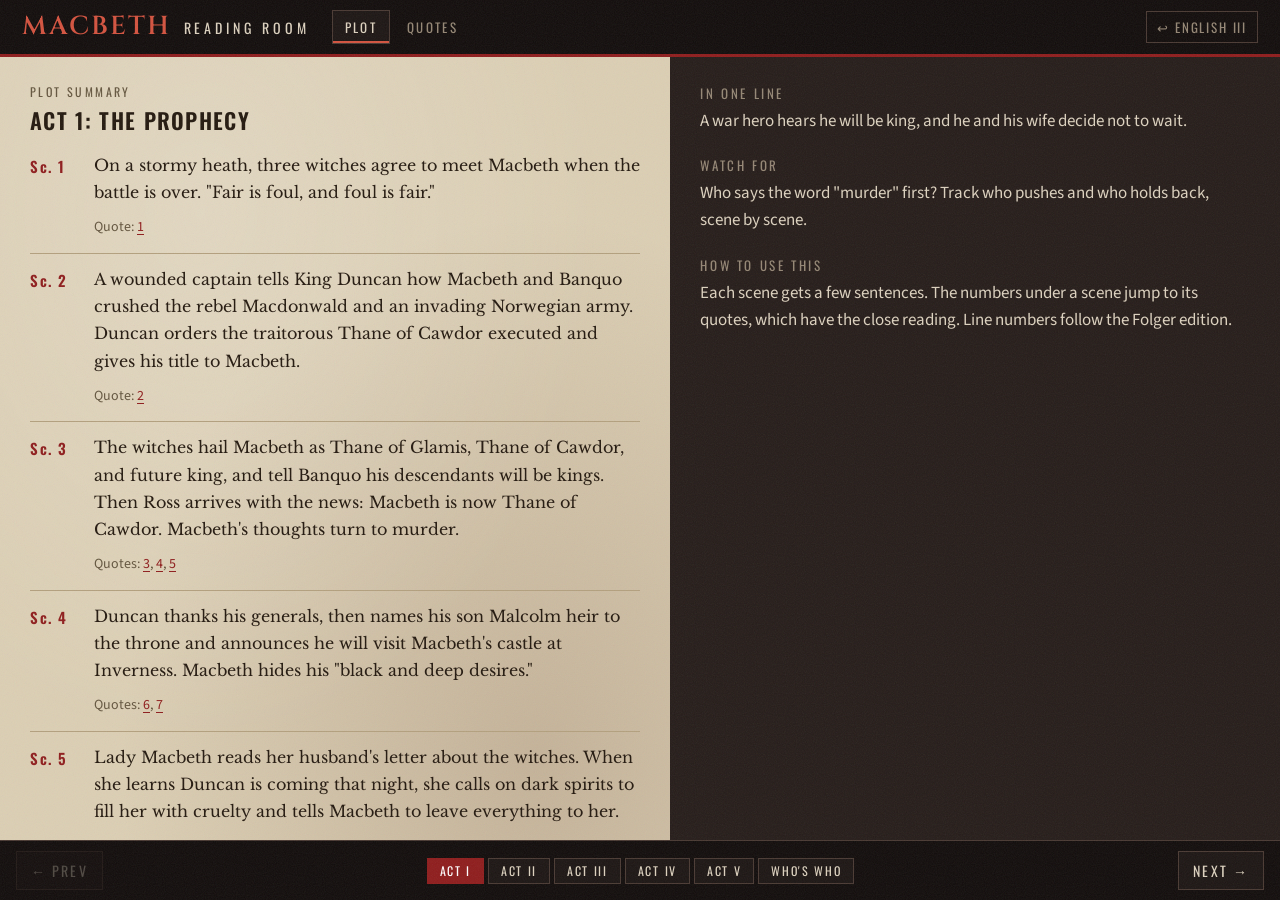
<file: macbeth/index.html>
<!doctype html>
<html lang="en">
<head>
<meta charset="utf-8">
<meta name="viewport" content="width=device-width, initial-scale=1">
<title>Macbeth: Reading Room</title>
<link rel="preconnect" href="https://fonts.googleapis.com">
<link rel="preconnect" href="https://fonts.gstatic.com" crossorigin>
<link href="https://fonts.googleapis.com/css2?family=Cinzel:wght@600&family=Oswald:wght@400;600&family=Libre+Baskerville:ital@0;1&family=Source+Sans+3:wght@400;600&display=swap" rel="stylesheet">
<style>
  :root {
    --black: #120d0c;
    --dark: #1d1614;
    --panel: #261d1a;
    --rule: #4a3a33;
    --paper: #dccfb4;
    --paper-lite: #ebe1cb;
    --paper-ink: #24190f;
    --paper-dim: #64563f;
    --paper-rule: #b3a07e;
    --text: #ddd2bf;
    --muted: #958775;
    --red: #8f1d1d;
    --red-lit: #d4533f;
    --gold: #c19a4b;
    --title: "Cinzel", "Trajan Pro", Georgia, serif;
    --head: "Oswald", "Arial Narrow", Impact, sans-serif;
    --serif: "Libre Baskerville", Georgia, serif;
    --sans: "Source Sans 3", system-ui, sans-serif;
  }
  * { box-sizing: border-box; }
  html, body { margin: 0; height: 100%; }
  body {
    background: var(--black); color: var(--text); font-family: var(--sans);
    display: flex; flex-direction: column; height: 100vh; overflow: hidden;
  }
  body::after {
    content: ""; position: fixed; inset: 0; pointer-events: none; z-index: 10; opacity: .08;
    background-image: url("data:image/svg+xml,%3Csvg xmlns='http://www.w3.org/2000/svg' width='160' height='160'%3E%3Cfilter id='n'%3E%3CfeTurbulence type='fractalNoise' baseFrequency='.9' numOctaves='3' stitchTiles='stitch'/%3E%3C/filter%3E%3Crect width='100%25' height='100%25' filter='url(%23n)'/%3E%3C/svg%3E");
  }
  header {
    display: flex; align-items: center; gap: 10px 22px; flex-wrap: wrap;
    padding: 10px 22px; background: var(--black); border-bottom: 3px solid var(--red);
  }
  header h1 { margin: 0; display: flex; align-items: baseline; gap: 12px; font-weight: 400; }
  header h1 .yr { font: 600 26px/1 var(--title); color: var(--red-lit); letter-spacing: .08em; text-transform: uppercase; }
  header h1 .sub { font: 400 14px var(--head); letter-spacing: .28em; text-transform: uppercase; color: var(--text); }
  .tabs { display: flex; gap: 4px; }
  .tabs button {
    font: 400 13px var(--head); letter-spacing: .18em; text-transform: uppercase;
    color: var(--muted); background: none; border: 1px solid transparent; padding: 6px 12px; cursor: pointer;
  }
  .tabs button:hover { color: var(--text); }
  .tabs button[aria-selected="true"] { color: var(--text); border-color: var(--rule); background: var(--dark); box-shadow: inset 0 -2px 0 var(--red-lit); }
  header .loc { font: 400 14px var(--head); letter-spacing: .12em; text-transform: uppercase; color: var(--muted); }
  header .who { font: 400 14px var(--head); letter-spacing: .12em; text-transform: uppercase; color: var(--gold); }
  header .back { margin-left: auto; font: 400 13px var(--head); letter-spacing: .14em; text-transform: uppercase; color: var(--muted); text-decoration: none; border: 1px solid var(--rule); padding: 5px 10px; }
  header .back:hover { color: var(--text); border-color: var(--red-lit); }
  main { flex: 1; min-height: 0; display: grid; grid-template-columns: 1.1fr 1fr; }
  .col { overflow-y: auto; padding: 26px 30px; }
  .left {
    background: var(--paper); color: var(--paper-ink);
    background-image: radial-gradient(ellipse at 30% 20%, rgba(255,255,255,.18), transparent 60%),
                      radial-gradient(ellipse at 80% 90%, rgba(90,50,30,.18), transparent 55%);
    font-family: var(--serif); font-size: 17.5px; line-height: 1.75;
  }
  .left p { margin: 0 0 14px; }
  .left h2 { font: 600 22px var(--head); letter-spacing: .06em; text-transform: uppercase; margin: 0 0 16px; color: var(--paper-ink); }
  .left .kicker { font: 400 12px var(--head); letter-spacing: .2em; text-transform: uppercase; color: var(--paper-dim); margin: 0 0 4px; }
  /* image plate */
  .plate {
    margin: 0 auto 22px; width: fit-content; max-width: 100%;
    padding: 8px; background: #1a1311;
    box-shadow: inset 0 0 0 1px #6b5530, 0 0 0 3px #1a1311, 0 0 0 4px #8c6f3b, 0 6px 18px rgba(0,0,0,.35);
  }
  .plate img { display: block; max-width: 100%; max-height: 50vh; }
  .plate .zoom { display: block; padding: 0; border: 0; background: none; cursor: zoom-in; }
  /* full-size picture pop-up */
  .lightbox { padding: 0; border: 0; background: none; max-width: none; max-height: none; overflow: visible; cursor: zoom-out; }
  .lightbox::backdrop { background: rgba(10, 7, 6, .92); }
  .lightbox img {
    display: block; max-width: calc(100vw - 32px); max-height: calc(100vh - 32px); max-height: calc(100dvh - 32px);
    padding: 8px; background: #1a1311;
    box-shadow: inset 0 0 0 1px #6b5530, 0 0 0 3px #1a1311, 0 0 0 4px #8c6f3b, 0 6px 18px rgba(0,0,0,.35);
  }
  .lightbox .close {
    position: fixed; top: 12px; right: 16px; z-index: 1;
    font: 400 13px var(--head); letter-spacing: .14em; text-transform: uppercase;
    color: var(--text); background: var(--dark); border: 1px solid var(--rule); padding: 5px 10px; cursor: pointer;
  }
  .lightbox .close:hover { border-color: var(--red-lit); }
  body:has(.lightbox[open]) { overflow: hidden; }
  /* the text of the play */
  .speech { margin: 0 0 12px; max-width: 34em; }
  .spk { display: block; font: 600 12px var(--head); letter-spacing: .16em; text-transform: uppercase; color: var(--red); margin: 0 0 1px; }
  .ln { display: block; position: relative; padding-right: 44px; line-height: 1.6; }
  .verse .ln { padding-left: 1.6em; text-indent: -1.6em; }
  .ln .no { position: absolute; right: 0; top: .2em; font: 400 11px var(--sans); color: var(--paper-dim); letter-spacing: .04em; text-indent: 0; }
  .gap { font-family: var(--sans); font-size: 14px; color: var(--paper-dim); letter-spacing: .3em; margin: 4px 0 14px; }
  /* plot */
  .chap { display: grid; grid-template-columns: 52px 1fr; gap: 0 12px; padding: 12px 0; border-top: 1px solid var(--paper-rule); }
  .chap:first-of-type { border-top: 0; padding-top: 0; }
  .chap .cn { font: 600 15px var(--head); letter-spacing: .1em; color: var(--red); padding-top: 3px; }
  .chap p { margin: 0 0 4px; font-size: 16px; line-height: 1.7; }
  .chap .qs { font-family: var(--sans); font-size: 14px; color: var(--paper-dim); }
  .ppl dt { font: 600 15px var(--head); letter-spacing: .08em; text-transform: uppercase; margin-top: 12px; }
  .ppl dd { margin: 0; font-size: 16px; line-height: 1.6; }
  /* notes */
  .notes { background: var(--panel); font-size: 17px; line-height: 1.6; }
  .note { margin-bottom: 20px; }
  .note h2 { font: 400 13px var(--head); letter-spacing: .2em; text-transform: uppercase; color: var(--muted); margin: 0 0 5px; }
  .note p { margin: 0 0 8px; }
  .note em, .note b, .note i { color: #efe5cf; }
  .note.plain { border-left: 3px solid var(--red-lit); padding-left: 14px; }
  .note.plain h2 { color: var(--red-lit); }
  .note.lens { border-left: 3px solid var(--gold); padding-left: 14px; }
  .note.lens h2 { color: var(--gold); }
  .note dl { margin: 0; }
  .note dt { font-weight: 600; color: #efe5cf; margin-top: 8px; }
  .note dd { margin: 0; }
  .ref, .xref {
    color: var(--red-lit); background: none; border: 0; padding: 0; font: inherit;
    cursor: pointer; text-decoration: underline; text-underline-offset: 3px;
  }
  .left .ref { color: var(--red); }
  nav {
    display: flex; align-items: center; gap: 12px; padding: 10px 16px;
    background: var(--black); border-top: 1px solid var(--rule);
  }
  nav .step {
    font: 400 14px var(--head); letter-spacing: .15em; text-transform: uppercase;
    padding: 8px 14px; color: var(--text); background: var(--dark); border: 1px solid var(--rule); cursor: pointer;
  }
  nav .step:hover:not(:disabled) { border-color: var(--red-lit); }
  nav .step:disabled { opacity: .3; cursor: default; }
  .strip { flex: 1; display: flex; flex-wrap: wrap; gap: 6px 14px; justify-content: center; }
  .strip .grp { display: flex; flex-wrap: wrap; gap: 4px; align-items: center; }
  .strip .part { font: 400 11px var(--head); letter-spacing: .18em; text-transform: uppercase; color: var(--muted); margin-right: 4px; }
  .strip button {
    min-width: 28px; height: 26px; font: 400 12px var(--head); color: var(--text);
    border: 1px solid var(--rule); background: var(--dark); cursor: pointer; padding: 0 6px;
  }
  .strip button.wide { padding: 0 12px; letter-spacing: .14em; text-transform: uppercase; }
  .strip button:hover { border-color: var(--red-lit); }
  .strip button[aria-current="true"] { background: var(--red); border-color: var(--red); color: #fff; }
  .strip button.has-img { box-shadow: inset 0 -2px 0 var(--gold); }
  button:focus-visible, a:focus-visible { outline: 2px solid var(--red-lit); outline-offset: 2px; }
  @media (max-width: 800px) {
    body { height: auto; overflow: auto; }
    header { padding: 10px 16px; gap: 6px 14px; }
    .tabs { order: 5; flex-basis: 100%; }
    main { grid-template-columns: 1fr; }
    .col { overflow: visible; padding: 20px 16px; }
    .left { font-size: 16.5px; }
    .speech { font-size: 15.5px; }
    .ln { padding-right: 30px; }
    .plate img { max-height: none; }
    nav { flex-wrap: wrap; }
    .strip { order: 3; flex-basis: 100%; }
    nav .next { margin-left: auto; }
  }
::selection{background:#4FCB8B;color:#08140C}
</style>
</head>
<body>
<header>
  <h1><span class="yr">Macbeth</span><span class="sub">Reading Room</span></h1>
  <div class="tabs" role="tablist">
    <button role="tab" data-view="plot">Plot</button>
    <button role="tab" data-view="quotes">Quotes</button>
  </div>
  <span class="loc" id="loc"></span>
  <span class="who" id="who"></span>
  <a class="back" href="../">&#8617; English III</a>
</header>
<main>
  <section class="col left" id="left" aria-live="polite"></section>
  <section class="col notes" id="notes"></section>
</main>
<nav>
  <button class="step prev" id="prev">&larr; Prev</button>
  <div class="strip" id="strip"></div>
  <button class="step next" id="next">Next &rarr;</button>
</nav>
<dialog class="lightbox" id="lightbox" aria-label="Picture, full size">
  <button type="button" class="close">&times; Close</button>
  <img id="lightbox-img" alt="">
</dialog>

<script>
const Q = [
{
"act": 1,
"sc": 1,
"loc": "Act 1, Scene 1, lines 12–13",
"who": "The Witches",
"text": "<div class=\"speech verse\"><span class=\"spk\">All<\/span><span class=\"ln\">Fair is foul, and foul is fair;<span class=\"no\" aria-hidden=\"true\">12<\/span><\/span><span class=\"ln\">Hover through the fog and filthy air.<\/span><\/div>",
"plain": "What looks good is bad, and what looks bad is good. Now let's float off through the fog and the filthy air.",
"ctx": "The play's first scene is thirteen lines long. Three witches agree to meet Macbeth after a battle, chant this line together, and vanish. \"Hover\" means float in the air.",
"think": "Two lines in, the play hands you its rule: you can't trust how things look. Now listen for Macbeth's first words, two scenes later: \"So foul and fair a day I have not seen\" (1.3.39). He hasn't met the witches yet, and he already talks like them.",
"see": [
3,
4,
37
],
"extra": "Many actors won't say \"Macbeth\" inside a theater; they call it \"the Scottish play.\" No one knows how the superstition began. The stories about a cursed first performance have no evidence behind them.",
"lens": [
"Orwell, <em>1984<\/em> (1949)",
"The Party carves three slogans into its Ministry of Truth: WAR IS PEACE, FREEDOM IS SLAVERY, IGNORANCE IS STRENGTH. Each one welds two opposites together, the way the witches do. Both teach people to stop trusting the difference between opposites. Compare <a class=\"xref\" href=\"../1984/#q3\" target=\"_blank\" rel=\"noopener\">1984, quote 3<\/a>."
]
},
{
"act": 1,
"sc": 2,
"loc": "Act 1, Scene 2, lines 18–25",
"who": "A Captain, to King Duncan",
"text": "<div class=\"speech verse\"><span class=\"spk\">Captain<\/span><span class=\"ln\">For brave Macbeth (well he deserves that name),<span class=\"no\" aria-hidden=\"true\">18<\/span><\/span><span class=\"ln\">Disdaining Fortune, with his brandished steel,<\/span><span class=\"ln\">Which smoked with bloody execution,<span class=\"no\" aria-hidden=\"true\">20<\/span><\/span><span class=\"ln\">Like Valor’s minion, carved out his passage<\/span><span class=\"ln\">Till he faced the slave;<\/span><span class=\"ln\">Which ne’er shook hands, nor bade farewell to him,<\/span><span class=\"ln\">Till he unseamed him from the nave to th’ chops,<\/span><span class=\"ln\">And fixed his head upon our battlements.<span class=\"no\" aria-hidden=\"true\">25<\/span><\/span><\/div>",
"plain": "Brave Macbeth (and he deserves that name) ignored bad luck. His sword steaming with blood, he cut his way through the enemy until he faced the rebel leader. He didn't shake hands or say goodbye. He split him open from belly button to jaw and stuck his head on our castle walls.",
"ctx": "Scotland has just crushed a rebellion led by Macdonwald. A bleeding captain reports the battle to King Duncan. \"Nave\" means navel; \"chops\" means jaws. \"Valor's minion\" means courage's favorite. Battlements are the top walls of a castle.",
"think": "The picture is gory, and it is praise. The king hears it and cries, \"O valiant cousin, worthy gentleman!\" In Act 2, Macbeth will kill one man quietly, and all of Scotland will call it the worst crime there is. What changed? Not the sword.",
"see": [
11,
18,
38
],
"lens": [
"Max Weber, \"Politics as a Vocation\" (1919)",
"The sociologist Max Weber defined a state as \"a human community that (successfully) claims the monopoly of the legitimate use of physical force within a given territory.\" In plain terms, the state decides which violence counts as lawful. Macbeth's sword is a hero's when it works for the king and a murderer's when it works for himself."
]
},
{
"act": 1,
"sc": 3,
"loc": "Act 1, Scene 3, lines 51–55",
"who": "The Witches, then Banquo",
"text": "<div class=\"speech verse\"><span class=\"spk\">First Witch<\/span><span class=\"ln\">All hail, Macbeth! Hail to thee, Thane of Glamis!<span class=\"no\" aria-hidden=\"true\">51<\/span><\/span><\/div><div class=\"speech verse\"><span class=\"spk\">Second Witch<\/span><span class=\"ln\">All hail, Macbeth! Hail to thee, Thane of Cawdor!<\/span><\/div><div class=\"speech verse\"><span class=\"spk\">Third Witch<\/span><span class=\"ln\">All hail, Macbeth, that shalt be king hereafter!<\/span><\/div><div class=\"speech verse\"><span class=\"spk\">Banquo<\/span><span class=\"ln\">Good sir, why do you start and seem to fear<\/span><span class=\"ln\">Things that do sound so fair?<span class=\"no\" aria-hidden=\"true\">55<\/span><\/span><\/div>",
"plain": "<b>Witches:<\/b> Hail, Macbeth, Thane of Glamis! Hail, Thane of Cawdor! Hail, Macbeth, who will be king! <b>Banquo:<\/b> Sir, why do you jump and look afraid of things that sound so good?",
"ctx": "Macbeth and Banquo, two of King Duncan's generals, meet the witches on a heath on their way home from battle. A thane is a Scottish lord. Macbeth is already Thane of Glamis. He doesn't know yet that the king has just made him Thane of Cawdor too. Next, the witches tell Banquo his descendants will be kings, though he won't be.",
"think": "Banquo spots it at once: Macbeth \"starts,\" or flinches, at good news. Why would a loyal general be scared to hear he'll be king? Maybe the witches didn't plant the idea. Maybe they named one he already had.",
"see": [
1,
4,
21
],
"extra": "James VI of Scotland, who became James I of England in 1603, wrote a book about witches, <em>Daemonologie<\/em> (1597). In the North Berwick witch trials of 1590 and 1591, accused witches confessed to raising a storm to wreck his ship as he sailed home from Denmark with his bride, and James questioned some of them himself. In this same scene, a witch curses a sailor: \"Though his bark cannot be lost, / Yet it shall be tempest-tossed\" (1.3.25–26). Shakespeare's company, the King's Men, worked under James's patronage.",
"lens": [
"Language: from <i>wyrd<\/i> to \"weird\"",
"The play calls the witches the Weird Sisters. Today \"weird\" means strange, but the Old English word <i>wyrd<\/i> meant fate. You met it in <em>Beowulf<\/em>: \"Wyrd oft nereð / unfægne eorl, þonne his ellen deah,\" or \"Fate often saves an undoomed man when his courage is good.\" One wrinkle: the first printing of <em>Macbeth<\/em> (1623) spells the word \"weyward,\" which sounds like wayward. Editors changed it to \"weird\" in the 1700s. Are these sisters fate, or just wayward?"
],
"img": {
"src": "/macbeth/img/plate-01.webp",
"alt": "On a stormy heath, three hooded witches huddle on a rock while Macbeth and Banquo, in battered armor, crouch in the mud. Behind them, near a row of standing stones, a figure in a conductor's cap and ram's horns leans on a twisted staff."
}
},
{
"act": 1,
"sc": 3,
"loc": "Act 1, Scene 3, lines 134–138",
"who": "Banquo, to Macbeth",
"text": "<div class=\"speech verse\"><span class=\"spk\">Banquo<\/span><span class=\"ln\">But ’tis strange.<span class=\"no\" aria-hidden=\"true\">134<\/span><\/span><span class=\"ln\">And oftentimes, to win us to our harm,<span class=\"no\" aria-hidden=\"true\">135<\/span><\/span><span class=\"ln\">The instruments of darkness tell us truths,<\/span><span class=\"ln\">Win us with honest trifles, to betray ’s<\/span><span class=\"ln\">In deepest consequence.<\/span><\/div>",
"plain": "But it's strange. Often, to lead us into harm, the forces of darkness tell us truths. They win our trust with small honest things, then betray us in what matters most.",
"ctx": "A moment earlier, the witches' second prophecy came true: Ross arrived to tell Macbeth that the king has made him Thane of Cawdor. \"Instruments\" means tools or agents. \"Trifles\" are small, unimportant things.",
"think": "Banquo names the con before it runs. Step one: tell a small truth to earn trust. Step two: spend that trust on the big lie. Scammers, advertisers, and propagandists still work this way. Banquo sees the trick clearly. Does seeing it protect him? Watch quote 21.",
"see": [
3,
21,
37
]
},
{
"act": 1,
"sc": 3,
"loc": "Act 1, Scene 3, lines 143–159",
"who": "Macbeth, aside",
"text": "<div class=\"speech verse\"><span class=\"spk\">Macbeth<\/span><span class=\"ln\">This supernatural soliciting<span class=\"no\" aria-hidden=\"true\">143<\/span><\/span><span class=\"ln\">Cannot be ill, cannot be good. If ill,<\/span><span class=\"ln\">Why hath it given me earnest of success<span class=\"no\" aria-hidden=\"true\">145<\/span><\/span><span class=\"ln\">Commencing in a truth? I am Thane of Cawdor.<\/span><span class=\"ln\">If good, why do I yield to that suggestion<\/span><span class=\"ln\">Whose horrid image doth unfix my hair<\/span><span class=\"ln\">And make my seated heart knock at my ribs<\/span><span class=\"ln\">Against the use of nature? Present fears<span class=\"no\" aria-hidden=\"true\">150<\/span><\/span><span class=\"ln\">Are less than horrible imaginings.<\/span><span class=\"ln\">My thought, whose murder yet is but fantastical,<\/span><span class=\"ln\">Shakes so my single state of man<\/span><span class=\"ln\">That function is smothered in surmise,<\/span><span class=\"ln\">And nothing is but what is not.<span class=\"no\" aria-hidden=\"true\">155<\/span><\/span><\/div><div class=\"speech verse\"><span class=\"spk\">Banquo<\/span><span class=\"ln\">Look how our partner’s rapt.<\/span><\/div><div class=\"speech verse\"><span class=\"spk\">Macbeth<\/span><span class=\"ln\">If chance will have me king, why, chance may crown me<\/span><span class=\"ln\">Without my stir.<\/span><\/div>",
"plain": "This invitation from the supernatural can't be bad, and it can't be good. If it's bad, why did it give me proof by starting with a truth? I am Thane of Cawdor. If it's good, why do I give in to an idea so horrible it makes my hair stand up and my heart pound against my ribs? Real dangers are less frightening than the things I imagine. The murder is only a fantasy so far, yet it shakes me so hard I can't act. Nothing seems real to me except what isn't real yet. <b>Banquo:<\/b> Look how lost in thought he is. <b>Macbeth:<\/b> If chance wants me to be king, then chance can crown me without my lifting a finger.",
"ctx": "An aside is a line the audience hears but the other characters don't. \"Soliciting\" means urging. \"Earnest\" means a down payment, a sign of more to come. \"Surmise\" means guessing. Notice that no one has said a word about murder. Macbeth thinks of it himself.",
"think": "The witches said \"king.\" They never said \"kill.\" Within seconds Macbeth has pictured murder so clearly that his hair stands on end. Then he backs off: \"chance may crown me / Without my stir.\" Which Macbeth is the real one: the one who pictures it, or the one who backs off?",
"see": [
3,
7,
14
]
},
{
"act": 1,
"sc": 4,
"loc": "Act 1, Scene 4, lines 13–17",
"who": "King Duncan",
"text": "<div class=\"speech verse\"><span class=\"spk\">Duncan<\/span><span class=\"ln\">There’s no art<span class=\"no\" aria-hidden=\"true\">13<\/span><\/span><span class=\"ln\">To find the mind’s construction in the face.<\/span><span class=\"ln\">He was a gentleman on whom I built<span class=\"no\" aria-hidden=\"true\">15<\/span><\/span><span class=\"ln\">An absolute trust.<\/span><span class=\"ln\">O worthiest cousin,<\/span><\/div>",
"plain": "There's no skill that lets you read what's in a person's mind from their face. He was a gentleman I trusted completely. <b>(Macbeth enters.)<\/b> O my worthiest cousin...",
"ctx": "Duncan is talking about the old Thane of Cawdor, a traitor who has just been executed. On the word \"trust,\" Macbeth walks in, and Duncan turns to greet him. \"Construction\" means makeup or design. Macbeth is Duncan's cousin.",
"think": "Shakespeare times the entrance so the audience hears \"absolute trust\" and sees Macbeth in the same second. This is dramatic irony: we know something a character doesn't. Duncan has just learned that faces lie, and he can't use the lesson. Why is it so hard to read the face of someone you've just rewarded?",
"see": [
10,
13,
24
]
},
{
"act": 1,
"sc": 4,
"loc": "Act 1, Scene 4, lines 55–60",
"who": "Macbeth, aside",
"text": "<div class=\"speech verse\"><span class=\"spk\">Macbeth<\/span><span class=\"ln\">The Prince of Cumberland! That is a step<span class=\"no\" aria-hidden=\"true\">55<\/span><\/span><span class=\"ln\">On which I must fall down or else o’erleap,<\/span><span class=\"ln\">For in my way it lies. Stars, hide your fires;<\/span><span class=\"ln\">Let not light see my black and deep desires.<\/span><span class=\"ln\">The eye wink at the hand, yet let that be<\/span><span class=\"ln\">Which the eye fears, when it is done, to see.<span class=\"no\" aria-hidden=\"true\">60<\/span><\/span><\/div>",
"plain": "The Prince of Cumberland! That's a step I must either trip over or leap past, because it's in my way. Stars, hide your light. Don't let light see my black and deep desires. Let my eye not look at what my hand does. But let it happen anyway: the thing my eye will be afraid to see once it's done.",
"ctx": "Duncan has just named his son Malcolm the Prince of Cumberland, the title for the heir to the throne. The crown Macbeth was promised now has someone standing in front of it.",
"think": "Macbeth wants the crime without the seeing. He splits himself in two: an eye that won't look and a hand that acts. Lady Macbeth prays the same way in quote 9: \"That my keen knife see not the wound it makes.\" Why would someone want to do a thing but not watch themselves do it?",
"see": [
5,
9,
11
]
},
{
"act": 1,
"sc": 5,
"loc": "Act 1, Scene 5, lines 15–23",
"who": "Lady Macbeth, alone",
"text": "<div class=\"speech verse\"><span class=\"spk\">Lady Macbeth<\/span><span class=\"ln\">Glamis thou art, and Cawdor, and shalt be<span class=\"no\" aria-hidden=\"true\">15<\/span><\/span><span class=\"ln\">What thou art promised. Yet do I fear thy nature;<\/span><span class=\"ln\">It is too full o’ th’ milk of human kindness<\/span><span class=\"ln\">To catch the nearest way. Thou wouldst be great,<\/span><span class=\"ln\">Art not without ambition, but without<\/span><span class=\"ln\">The illness should attend it. What thou wouldst highly,<span class=\"no\" aria-hidden=\"true\">20<\/span><\/span><span class=\"ln\">That wouldst thou holily; wouldst not play false<\/span><span class=\"ln\">And yet wouldst wrongly win.<\/span><\/div>",
"plain": "You're Thane of Glamis and Thane of Cawdor, and you'll be what you were promised. But I'm worried about your nature. It's too full of the milk of human kindness to take the shortest road. You want to be great. You have ambition, but not the wickedness that should go with it. What you want badly, you want to get honestly. You won't cheat, yet you'd still like to win unfairly.",
"ctx": "Lady Macbeth has just read her husband's letter about the witches. She is alone, so this is a soliloquy: a character thinking out loud with no one else on stage. \"The nearest way\" is the shortest road to the crown: murder. \"Illness\" here means wickedness.",
"think": "She is the first person in the play to say what the prophecy will cost. Look at her charge against her husband: he wants the prize without the guilt. Is that weakness, or is it how most people want things?",
"see": [
9,
12,
30
],
"lens": [
"Language: \"kind\" and \"kin\"",
"\"Kind\" comes from the Old English <i>gecynde<\/i>, meaning natural, and shares a root with \"kin.\" In Shakespeare's day \"kindness\" could also mean natural feeling, the bond within a family. So \"the milk of human kindness\" can suggest more than niceness: the nature that makes Macbeth human, and makes him Duncan's kin. Watch what she asks the spirits to do to her own milk in quote 9."
],
"img": {
"src": "/macbeth/img/plate-02.webp",
"alt": "Lady Macbeth reads her husband's letter by a castle window. Behind her, beside a candelabra, a figure in a conductor's cap and green sunglasses waits with folded hands."
}
},
{
"act": 1,
"sc": 5,
"loc": "Act 1, Scene 5, lines 45–61",
"who": "Lady Macbeth, alone",
"text": "<div class=\"speech verse\"><span class=\"spk\">Lady Macbeth<\/span><span class=\"ln\">The raven himself is hoarse<span class=\"no\" aria-hidden=\"true\">45<\/span><\/span><span class=\"ln\">That croaks the fatal entrance of Duncan<\/span><span class=\"ln\">Under my battlements. Come, you spirits<\/span><span class=\"ln\">That tend on mortal thoughts, unsex me here,<\/span><span class=\"ln\">And fill me from the crown to the toe top-full<\/span><span class=\"ln\">Of direst cruelty. Make thick my blood.<span class=\"no\" aria-hidden=\"true\">50<\/span><\/span><span class=\"ln\">Stop up th’ access and passage to remorse,<\/span><span class=\"ln\">That no compunctious visitings of nature<\/span><span class=\"ln\">Shake my fell purpose, nor keep peace between<\/span><span class=\"ln\">Th’ effect and it. Come to my woman’s breasts<\/span><span class=\"ln\">And take my milk for gall, you murd’ring ministers,<span class=\"no\" aria-hidden=\"true\">55<\/span><\/span><span class=\"ln\">Wherever in your sightless substances<\/span><span class=\"ln\">You wait on nature’s mischief. Come, thick night,<\/span><span class=\"ln\">And pall thee in the dunnest smoke of hell,<\/span><span class=\"ln\">That my keen knife see not the wound it makes,<\/span><span class=\"ln\">Nor heaven peep through the blanket of the dark<span class=\"no\" aria-hidden=\"true\">60<\/span><\/span><span class=\"ln\">To cry “Hold, hold!”<\/span><\/div>",
"plain": "Even the raven is hoarse from croaking that Duncan is coming under my roof to die. Come, you spirits who feed on deadly thoughts: take away my womanhood and fill me from head to toe with the worst cruelty. Thicken my blood. Block every path to pity, so that no pang of conscience can shake my plan or come between the plan and the deed. Come to my breasts and swap my milk for poison, you murdering spirits, wherever you wait, invisible, for nature to do evil. Come, thick night, wrap yourself in the darkest smoke of hell, so my sharp knife won't see the wound it makes, and heaven can't peek through the blanket of darkness to cry, \"Stop, stop!\"",
"ctx": "A messenger has just told her that King Duncan will stay at their castle tonight. The raven was a bird of bad omen. \"Remorse\" here means pity. \"Compunctious visitings of nature\" are pangs of conscience. \"Gall\" is bitter bile. \"Dunnest\" means darkest.",
"think": "She doesn't trust herself to be cruel on her own. She asks for something to be taken out of her (her sex, her milk, her pity) and something else poured in. What does she believe a woman is, if she has to stop being one to commit murder?",
"see": [
7,
8,
33
],
"extra": "When the play was new, a boy or young man played Lady Macbeth. Women did not act on the English public stage until 1660, when a woman first played Desdemona in <em>Othello<\/em>. The first audiences heard \"unsex me here\" spoken by a boy playing a woman."
},
{
"act": 1,
"sc": 5,
"loc": "Act 1, Scene 5, lines 73–78",
"who": "Lady Macbeth, to Macbeth",
"text": "<div class=\"speech verse\"><span class=\"spk\">Lady Macbeth<\/span><span class=\"ln\">Your face, my thane, is as a book where men<span class=\"no\" aria-hidden=\"true\">73<\/span><\/span><span class=\"ln\">May read strange matters. To beguile the time,<\/span><span class=\"ln\">Look like the time. Bear welcome in your eye,<span class=\"no\" aria-hidden=\"true\">75<\/span><\/span><span class=\"ln\">Your hand, your tongue. Look like th’ innocent flower,<\/span><span class=\"ln\">But be the serpent under ’t.<\/span><\/div>",
"plain": "Your face, my lord, is like a book where people can read strange things. To fool everyone, look the way the moment calls for. Show welcome in your eyes, your hands, your words. Look like the innocent flower, but be the snake hiding under it.",
"ctx": "Macbeth has just told her that Duncan arrives tonight and plans to leave tomorrow. Her answer: the sun will never see that tomorrow. \"Beguile\" means fool.",
"think": "In quote 6, Duncan said you can't read a mind in a face. Lady Macbeth says her husband's face is an open book. Can they both be right? Maybe the trusting can't read faces and the guilty can.",
"see": [
6,
13,
24
],
"extra": "In 1605, after the Gunpowder Plot to blow up King James and Parliament was uncovered, a medal made in the Netherlands celebrated the discovery. It showed a snake hiding among lilies and roses, with the Latin words for \"He who lay hidden is detected.\" Some scholars think Shakespeare's audience would have heard that image in this line."
},
{
"act": 1,
"sc": 7,
"loc": "Act 1, Scene 7, lines 12–28",
"who": "Macbeth, alone",
"text": "<div class=\"speech verse\"><span class=\"spk\">Macbeth<\/span><span class=\"ln\">He’s here in double trust:<span class=\"no\" aria-hidden=\"true\">12<\/span><\/span><span class=\"ln\">First, as I am his kinsman and his subject,<\/span><span class=\"ln\">Strong both against the deed; then, as his host,<\/span><span class=\"ln\">Who should against his murderer shut the door,<span class=\"no\" aria-hidden=\"true\">15<\/span><\/span><span class=\"ln\">Not bear the knife myself. Besides, this Duncan<\/span><span class=\"ln\">Hath borne his faculties so meek, hath been<\/span><span class=\"ln\">So clear in his great office, that his virtues<\/span><span class=\"ln\">Will plead like angels, trumpet-tongued, against<\/span><span class=\"ln\">The deep damnation of his taking-off;<span class=\"no\" aria-hidden=\"true\">20<\/span><\/span><span class=\"ln\">And pity, like a naked newborn babe<\/span><span class=\"ln\">Striding the blast, or heaven’s cherubin horsed<\/span><span class=\"ln\">Upon the sightless couriers of the air,<\/span><span class=\"ln\">Shall blow the horrid deed in every eye,<\/span><span class=\"ln\">That tears shall drown the wind. I have no spur<span class=\"no\" aria-hidden=\"true\">25<\/span><\/span><span class=\"ln\">To prick the sides of my intent, but only<\/span><span class=\"ln\">Vaulting ambition, which o’erleaps itself<\/span><span class=\"ln\">And falls on th’ other—<\/span><\/div>",
"plain": "He's here under two kinds of trust. First, I'm his relative and his subject, and both are strong reasons not to do it. Second, I'm his host, who should lock the door against his murderer, not hold the knife myself. Besides, Duncan has used his power so gently and been so honest in his high office that his virtues will cry out like angels with trumpet voices against the evil of killing him. And pity, like a naked newborn baby riding the wind, or like angels on horseback flying on the invisible winds, will blow the news of this horrible deed into every eye, until tears drown the wind. I have nothing to drive me on except ambition, which jumps too high and falls on the other side.",
"ctx": "Duncan is at dinner in Macbeth's castle. Macbeth has walked out of the room to think. \"Faculties\" are powers. \"Taking-off\" is a soft word for killing. A spur is the spike a rider digs into a horse to make it run.",
"think": "Macbeth lists every reason not to do it, and \"I might get caught\" isn't one of them. He knows the rules of kin, king, and guest. No one enforces those rules. They hold only because people believe in them. What happens to a rule that runs on belief, once one man stops believing?",
"see": [
2,
13,
18
],
"lens": [
"<em>Beowulf<\/em>: the hall at night",
"In <em>Beowulf<\/em>, Grendel comes at night to Heorot, King Hrothgar's great hall, and kills warriors sleeping after a feast. A mead-hall was where a king fed his people and guests were safe. Macbeth is planning Grendel's crime from the inside. This time the host, not the monster, goes after the sleeping guest."
]
},
{
"act": 1,
"sc": 7,
"loc": "Act 1, Scene 7, lines 51–67",
"who": "Macbeth and Lady Macbeth",
"text": "<div class=\"speech verse\"><span class=\"spk\">Macbeth<\/span><span class=\"ln\">I dare do all that may become a man.<span class=\"no\" aria-hidden=\"true\">51<\/span><\/span><span class=\"ln\">Who dares do more is none.<\/span><\/div><div class=\"speech verse\"><span class=\"spk\">Lady Macbeth<\/span><span class=\"ln\">What beast was ’t, then,<\/span><span class=\"ln\">That made you break this enterprise to me?<span class=\"no\" aria-hidden=\"true\">55<\/span><\/span><span class=\"ln\">When you durst do it, then you were a man;<\/span><span class=\"ln\">And to be more than what you were, you would<\/span><span class=\"ln\">Be so much more the man. Nor time nor place<\/span><span class=\"ln\">Did then adhere, and yet you would make both.<\/span><span class=\"ln\">They have made themselves, and that their fitness now<span class=\"no\" aria-hidden=\"true\">60<\/span><\/span><span class=\"ln\">Does unmake you. I have given suck, and know<\/span><span class=\"ln\">How tender ’tis to love the babe that milks me.<\/span><span class=\"ln\">I would, while it was smiling in my face,<\/span><span class=\"ln\">Have plucked my nipple from his boneless gums<span class=\"no\" aria-hidden=\"true\">65<\/span><\/span><span class=\"ln\">And dashed the brains out, had I so sworn as you<\/span><span class=\"ln\">Have done to this.<\/span><\/div>",
"plain": "<b>Macbeth:<\/b> I dare to do anything a man should do. Anyone who dares to do more is not a man. <b>Lady Macbeth:<\/b> Then what animal was it that made you tell me this plan? When you dared to do it, then you were a man. And by becoming more than you were, you'd be even more of a man. Back then the time and place weren't right, but you would have made them right. Now they've arranged themselves, and the perfect moment has broken you. I have nursed a baby, and I know how tender it is to love the baby at my breast. But while it was smiling up at me, I would have pulled my nipple from its toothless gums and smashed its brains out, if I had sworn to do it the way you swore to do this.",
"ctx": "Macbeth has just told her, \"We will proceed no further in this business.\" In under sixty lines she changes his mind. \"Break this enterprise to me\" means first tell me the plan. The play never says what happened to her child.",
"think": "Macbeth defines a man by limits: there are things a man won't do. Lady Macbeth defines a man by daring: a man does what he swore to do. She wins by changing the definition, not by arguing about Duncan. Keep track of the word \"man\" for the rest of the play (quotes 24, 32, 37).",
"see": [
8,
24,
32
]
},
{
"act": 1,
"sc": 7,
"loc": "Act 1, Scene 7, lines 92–96",
"who": "Macbeth, to Lady Macbeth",
"text": "<div class=\"speech verse\"><span class=\"spk\">Macbeth<\/span><span class=\"ln\">I am settled and bend up<span class=\"no\" aria-hidden=\"true\">92<\/span><\/span><span class=\"ln\">Each corporal agent to this terrible feat.<\/span><span class=\"ln\">Away, and mock the time with fairest show.<\/span><span class=\"ln\">False face must hide what the false heart doth know.<span class=\"no\" aria-hidden=\"true\">95<\/span><\/span><\/div>",
"plain": "My mind is made up, and I'm tightening every muscle in my body for this terrible act. Go, and fool everyone with the friendliest face. A false face must hide what the false heart knows.",
"ctx": "Lady Macbeth has laid out the plan: get Duncan's two guards drunk, kill the king with their daggers, and smear them with his blood. \"Bend up\" means tighten, like a bow. \"Mock the time\" means deceive the world.",
"think": "Compare the last line of Act 1 with Lady Macbeth's advice in quote 10: he has learned her lesson. Then compare the first scene: \"Fair is foul.\" Act 1 opens with witches saying looks lie, and closes with Macbeth promising to make sure they do.",
"see": [
1,
10,
24
]
},
{
"act": 2,
"sc": 1,
"loc": "Act 2, Scene 1, lines 44–61",
"who": "Macbeth, alone",
"text": "<div class=\"speech verse\"><span class=\"spk\">Macbeth<\/span><span class=\"ln\">Is this a dagger which I see before me,<span class=\"no\" aria-hidden=\"true\">44<\/span><\/span><span class=\"ln\">The handle toward my hand? Come, let me clutch thee.<span class=\"no\" aria-hidden=\"true\">45<\/span><\/span><span class=\"ln\">I have thee not, and yet I see thee still.<\/span><span class=\"ln\">Art thou not, fatal vision, sensible<\/span><span class=\"ln\">To feeling as to sight? Or art thou but<\/span><span class=\"ln\">A dagger of the mind, a false creation<span class=\"no\" aria-hidden=\"true\">50<\/span><\/span><span class=\"ln\">Proceeding from the heat-oppressèd brain?<\/span><span class=\"ln\">I see thee yet, in form as palpable<\/span><span class=\"ln\">As this which now I draw.<\/span><span class=\"ln\">Thou marshal’st me the way that I was going,<\/span><span class=\"ln\">And such an instrument I was to use.<span class=\"no\" aria-hidden=\"true\">55<\/span><\/span><span class=\"ln\">Mine eyes are made the fools o’ th’ other senses<\/span><span class=\"ln\">Or else worth all the rest. I see thee still,<\/span><span class=\"ln\">And, on thy blade and dudgeon, gouts of blood,<\/span><span class=\"ln\">Which was not so before. There’s no such thing.<\/span><span class=\"ln\">It is the bloody business which informs<span class=\"no\" aria-hidden=\"true\">60<\/span><\/span><span class=\"ln\">Thus to mine eyes.<\/span><\/div>",
"plain": "Is this a dagger I see in front of me, with the handle turned toward my hand? Come, let me grab you. I don't have you, and yet I still see you. Deadly vision, can't I feel you as well as see you? Or are you only a dagger of the mind, a fake made by my fevered brain? I still see you, as solid-looking as this one I'm drawing now. You're leading me the way I was already going, toward the very weapon I was going to use. Either my eyes are being fooled by my other senses, or they're worth more than all the rest. I still see you, and on your blade and handle there are drops of blood that weren't there before. There's no such thing. It's the bloody job ahead that makes my eyes see this.",
"ctx": "It is past midnight. Macbeth has told a servant to have Lady Macbeth ring a bell when all is ready. \"Sensible\" means able to be sensed. \"Dudgeon\" is the handle. \"Gouts\" are drops.",
"think": "Macbeth runs a test: he checks his eyes against his hands. The hands win, and he decides the dagger isn't real. Then he follows it anyway. If you knew a vision came from your own mind, would that make it easier to obey, or harder?",
"see": [
5,
7,
24
],
"lens": [
"René Descartes, <em>Meditations on First Philosophy<\/em> (1641)",
"Thirty-five years after this play, the French philosopher René Descartes asked how he could trust his senses at all. He imagined \"some malicious demon of the utmost power and cunning\" working to deceive him. Macbeth faces the same problem at midnight with a knife in his hand. Descartes doubted his senses to find out what was certain. What is Macbeth's doubt for?"
],
"img": {
"src": "/macbeth/img/plate-03.webp",
"alt": "In a torchlit corridor, Macbeth stares past a glowing, bloody dagger hanging in the air. Beside a door marked KING DUNCAN'S CHAMBERS, a guard in a conductor's cap dozes over a newspaper headlined DUNCAN'S VISIT TO INVERNESS."
}
},
{
"act": 2,
"sc": 2,
"loc": "Act 2, Scene 2, lines 47–57",
"who": "Macbeth, to Lady Macbeth",
"text": "<div class=\"speech verse\"><span class=\"spk\">Macbeth<\/span><span class=\"ln\">Methought I heard a voice cry “Sleep no more!<span class=\"no\" aria-hidden=\"true\">47<\/span><\/span><span class=\"ln\">Macbeth does murder sleep”—the innocent sleep,<\/span><span class=\"ln\">Sleep that knits up the raveled sleave of care,<\/span><span class=\"ln\">The death of each day’s life, sore labor’s bath,<span class=\"no\" aria-hidden=\"true\">50<\/span><\/span><span class=\"ln\">Balm of hurt minds, great nature’s second course,<\/span><span class=\"ln\">Chief nourisher in life’s feast.<\/span><\/div><div class=\"speech verse\"><span class=\"spk\">Lady Macbeth<\/span><span class=\"ln\">What do you mean?<\/span><\/div><div class=\"speech verse\"><span class=\"spk\">Macbeth<\/span><span class=\"ln\">Still it cried “Sleep no more!” to all the house.<\/span><span class=\"ln\"> “Glamis hath murdered sleep, and therefore Cawdor<span class=\"no\" aria-hidden=\"true\">55<\/span><\/span><span class=\"ln\">Shall sleep no more. Macbeth shall sleep no more.”<\/span><\/div>",
"plain": "I thought I heard a voice cry, \"Sleep no more! Macbeth is murdering sleep.\" Innocent sleep. Sleep that untangles the knotted thread of worry, the end of each day's life, the bath after hard work, medicine for hurt minds, the main course at nature's feast, the best food in life. <b>Lady Macbeth:<\/b> What do you mean? <b>Macbeth:<\/b> It kept crying \"Sleep no more!\" to the whole house: \"Glamis has murdered sleep, and so Cawdor will sleep no more. Macbeth will sleep no more.\"",
"ctx": "Macbeth has just come from killing Duncan, still holding the bloody daggers. He heard two men in the next room wake and pray, and he couldn't say \"Amen.\" \"Raveled sleave\" is a tangled thread of silk. \"Second course\" was the main dish of a meal.",
"think": "He killed a sleeping man, and the punishment he hears is no more sleep. The voice calls him by all three of his names, Glamis, Cawdor, and Macbeth, as if each title is being sentenced. Watch who in this play stops sleeping (quote 33).",
"see": [
14,
16,
33
],
"extra": "From 2011 to January 2025, a New York show called <em>Sleep No More<\/em>, made by the company Punchdrunk, retold Macbeth with almost no words. Audience members wore masks and wandered from room to room, following the actors."
},
{
"act": 2,
"sc": 2,
"loc": "Act 2, Scene 2, lines 78–86",
"who": "Macbeth, then Lady Macbeth",
"text": "<div class=\"speech verse\"><span class=\"spk\">Macbeth<\/span><span class=\"ln\">Will all great Neptune’s ocean wash this blood<span class=\"no\" aria-hidden=\"true\">78<\/span><\/span><span class=\"ln\">Clean from my hand? No, this my hand will rather<\/span><span class=\"ln\">The multitudinous seas incarnadine,<span class=\"no\" aria-hidden=\"true\">80<\/span><\/span><span class=\"ln\">Making the green one red.<\/span><\/div><div class=\"speech verse\"><span class=\"spk\">Lady Macbeth<\/span><span class=\"ln\">My hands are of your color, but I shame<\/span><span class=\"ln\">To wear a heart so white.<\/span><span class=\"ln\">I hear a knocking<\/span><span class=\"ln\">At the south entry. Retire we to our chamber.<span class=\"no\" aria-hidden=\"true\">85<\/span><\/span><span class=\"ln\">A little water clears us of this deed.<\/span><\/div>",
"plain": "<b>Macbeth:<\/b> Will all the water in the ocean wash this blood off my hand? No. This hand will instead turn the endless seas blood-red, making the green one red. <b>Lady Macbeth:<\/b> My hands are the same color as yours, but I'd be ashamed to have a heart as pale as yours. I hear knocking at the south gate. Let's go to our room. A little water clears us of this deed.",
"ctx": "Someone is knocking at the castle gate. Neptune is the Roman god of the sea. Lady Macbeth has just taken the daggers back to Duncan's room and smeared his sleeping guards with blood. \"White\" means pale with fear.",
"think": "Macbeth says no ocean is big enough. Lady Macbeth says a little water will do. One of them is wrong. Hold that question until Act 5 (quote 33), when someone is caught washing her hands in her sleep.",
"see": [
15,
33
],
"lens": [
"Language: two Englishes in two lines",
"\"The multitudinous seas incarnadine, / Making the green one red.\" The two lines say the same thing twice. The first uses long words from Latin: <i>multitudinous<\/i> (from <i>multitudo<\/i>, a crowd) and <i>incarnadine<\/i> (to turn flesh-colored, from <i>caro<\/i>, flesh). The second uses short words that go back to Old English. This is the first recorded use of \"incarnadine\" as a verb. English in 1606 had a Latin vocabulary and an Anglo-Saxon one side by side. Which line hits harder?"
],
"img": {
"src": "/macbeth/img/plate-04.webp",
"alt": "Macbeth and Lady Macbeth stand by the fire with bloody hands and a bloody dagger between them. Behind them, beside a bloodstained bed, a figure in a conductor's cap mops the floor."
}
},
{
"act": 2,
"sc": 3,
"loc": "Act 2, Scene 3, lines 1–12",
"who": "The Porter",
"text": "<div class=\"speech prose\"><span class=\"spk\">Porter<\/span><span class=\"ln\">Here’s a knocking indeed! If a man were<span class=\"no\" aria-hidden=\"true\">1<\/span><\/span><span class=\"ln\">porter of hell gate, he should have old turning the<\/span><span class=\"ln\">key. Knock, knock, knock! Who’s there, i’<\/span><span class=\"ln\">th’ name of Beelzebub? Here’s a farmer that hanged<\/span><span class=\"ln\">himself on th’ expectation of plenty. Come in time!<span class=\"no\" aria-hidden=\"true\">5<\/span><\/span><span class=\"ln\">Have napkins enough about you; here you’ll sweat<\/span><span class=\"ln\">for ’t. Knock, knock! Who’s there, in th’<\/span><span class=\"ln\">other devil’s name? Faith, here’s an equivocator<\/span><span class=\"ln\">that could swear in both the scales against either<\/span><span class=\"ln\">scale, who committed treason enough for God’s<span class=\"no\" aria-hidden=\"true\">10<\/span><\/span><span class=\"ln\">sake yet could not equivocate to heaven. O, come in,<\/span><span class=\"ln\">equivocator.<\/span><\/div>",
"plain": "That's some knocking! If a man were the porter at hell's gate, he'd be turning the key all day. Knock, knock, knock! Who's there, in the devil's name? It's a farmer who hanged himself because he expected a big harvest. You're right on time. Bring plenty of handkerchiefs; you'll sweat for it here. Knock, knock! Who's there, in the other devil's name? Ah, here's an equivocator, who could swear an oath for either side of the scale against the other. He committed plenty of treason for God's sake, but he couldn't double-talk his way into heaven. Oh, come in, equivocator.",
"ctx": "The knocking from quote 16 goes on. The castle's porter, or doorkeeper, still drunk from a late night, pretends he is the porter at the gate of hell. Beelzebub is a devil. To equivocate is to say something technically true in order to mislead. \"Old\" here means plenty of.",
"think": "Right after the murder, Shakespeare brings on a joke. But listen to the joke: the castle is hell, and the man knocking will soon find his king dead. The Porter is closer to the truth than anyone else awake in the house. Why put the truest lines in the mouth of a drunk?",
"see": [
16,
27,
37
],
"extra": "In 1823 the writer Thomas De Quincey published an essay called \"On the Knocking at the Gate in Macbeth.\" He argued that the knocking marks the moment ordinary life starts again after the murder, and that this is what makes the murder feel so terrible.",
"lens": [
"The trial of Henry Garnet (1606)",
"After the Gunpowder Plot, Father Henry Garnet, head of the Jesuits in England, was tried on 28 March 1606 and executed on 3 May. The prosecution used a manuscript called <em>A Treatise of Equivocation<\/em>, which defended giving misleading answers under questioning. One of Garnet's false names was \"Farmer.\" Scholars think Shakespeare's first audiences would have heard Garnet in both the farmer and the equivocator knocking at hell's gate."
]
},
{
"act": 2,
"sc": 3,
"loc": "Act 2, Scene 3, lines 73–79",
"who": "Macduff",
"text": "<div class=\"speech verse\"><span class=\"spk\">Macduff<\/span><span class=\"ln\">O horror, horror, horror!<span class=\"no\" aria-hidden=\"true\">73<\/span><\/span><span class=\"ln\">Tongue nor heart cannot conceive nor name thee!<\/span><\/div><div class=\"speech verse\"><span class=\"spk\">Macbeth and Lennox<\/span><span class=\"ln\">What’s the matter?<span class=\"no\" aria-hidden=\"true\">75<\/span><\/span><\/div><div class=\"speech verse\"><span class=\"spk\">Macduff<\/span><span class=\"ln\">Confusion now hath made his masterpiece.<\/span><span class=\"ln\">Most sacrilegious murder hath broke ope<\/span><span class=\"ln\">The Lord’s anointed temple and stole thence<\/span><span class=\"ln\">The life o’ th’ building.<\/span><\/div>",
"plain": "<b>Macduff:<\/b> Oh horror, horror, horror! No tongue can name you and no heart can imagine you! <b>Macbeth and Lennox:<\/b> What's the matter? <b>Macduff:<\/b> Chaos has made its masterpiece. The most unholy murder has broken into the Lord's holy temple and stolen the life of the building.",
"ctx": "Macduff, a Scottish lord, has gone to wake the king and found him dead. The \"temple\" is Duncan's body. \"Anointed\" means blessed with holy oil, as kings were when they were crowned.",
"think": "Macduff doesn't say \"someone killed the king.\" He says someone robbed a church. In this play, killing a king is not just murder; it is a crime against God. And look who asks \"What's the matter?\" in perfect innocence.",
"see": [
2,
20,
31
],
"lens": [
"James I, speech to Parliament (1610)",
"The king Shakespeare's company served believed this too. In 1610 James I told Parliament: \"The state of monarchy is the supremest thing upon earth: for kings are not only God's lieutenants upon earth and sit upon God's throne, but even by God himself they are called gods.\" This idea is the divine right of kings. Who gains from a belief that makes killing a king the worst crime there is?"
]
},
{
"act": 2,
"sc": 3,
"loc": "Act 2, Scene 3, lines 107–112",
"who": "Macbeth, to the household",
"text": "<div class=\"speech verse\"><span class=\"spk\">Macbeth<\/span><span class=\"ln\">Had I but died an hour before this chance,<span class=\"no\" aria-hidden=\"true\">107<\/span><\/span><span class=\"ln\">I had lived a blessèd time; for from this instant<\/span><span class=\"ln\">There’s nothing serious in mortality.<\/span><span class=\"ln\">All is but toys. Renown and grace is dead.<span class=\"no\" aria-hidden=\"true\">110<\/span><\/span><span class=\"ln\">The wine of life is drawn, and the mere lees<\/span><span class=\"ln\">Is left this vault to brag of.<\/span><\/div>",
"plain": "If I had died an hour before this happened, I would have lived a blessed life. From this moment on, nothing in human life matters. It's all toys. Fame and goodness are dead. The wine of life has been poured out, and only the dregs are left in the cellar to brag about.",
"ctx": "The whole household has gathered after the murder is discovered. Macbeth is playing the shocked, grieving subject. \"Lees\" are the dregs at the bottom of a wine barrel. A \"vault\" is a wine cellar, or the sky.",
"think": "He means this as a performance, and every word of it comes true. He did lose everything worth having an hour ago. Is this an equivocation like the Porter's, or doesn't Macbeth know he's telling the truth?",
"see": [
17,
35,
36
]
},
{
"act": 2,
"sc": 4,
"loc": "Act 2, Scene 4, lines 13–26",
"who": "An Old Man and Ross",
"text": "<div class=\"speech verse\"><span class=\"spk\">Old Man<\/span><span class=\"ln\">’Tis unnatural,<span class=\"no\" aria-hidden=\"true\">13<\/span><\/span><span class=\"ln\">Even like the deed that’s done. On Tuesday last<\/span><span class=\"ln\">A falcon, tow’ring in her pride of place,<span class=\"no\" aria-hidden=\"true\">15<\/span><\/span><span class=\"ln\">Was by a mousing owl hawked at and killed.<\/span><\/div><div class=\"speech verse\"><span class=\"spk\">Ross<\/span><span class=\"ln\">And Duncan’s horses (a thing most strange and certain),<\/span><span class=\"ln\">Beauteous and swift, the minions of their race,<\/span><span class=\"ln\">Turned wild in nature, broke their stalls, flung out,<span class=\"no\" aria-hidden=\"true\">20<\/span><\/span><span class=\"ln\">Contending ’gainst obedience, as they would<\/span><span class=\"ln\">Make war with mankind.<\/span><\/div><div class=\"speech verse\"><span class=\"spk\">Old Man<\/span><span class=\"ln\">’Tis said they eat each other.<\/span><\/div><div class=\"speech verse\"><span class=\"spk\">Ross<\/span><span class=\"ln\">They did so, to th’ amazement of mine eyes<span class=\"no\" aria-hidden=\"true\">25<\/span><\/span><span class=\"ln\">That looked upon ’t.<\/span><\/div>",
"plain": "<b>Old Man:<\/b> It's unnatural, just like the deed that was done. Last Tuesday a falcon, soaring at the top of its flight, was attacked and killed by an owl that normally hunts mice. <b>Ross:<\/b> And Duncan's horses (a strange thing, but true), beautiful and fast, the best of their breed, went wild. They broke out of their stalls and kicked their way out, fighting against obedience as if they meant to make war on people. <b>Old Man:<\/b> They say the horses ate each other. <b>Ross:<\/b> They did, to the amazement of my eyes. I saw it.",
"ctx": "Outside the castle, the day after the murder. Ross is a Scottish lord. The sky has stayed dark even though it is daytime. A falcon was a noble hunting bird; an owl was a lowly one that catches mice.",
"think": "Nature copies the crime: a lower bird kills a higher one, and servants (the horses) turn on their masters. The play claims the king's death has broken the order of the world. Is that a fact about nature, or a story that makes rebellion feel like a sin against nature?",
"see": [
18,
31,
34
],
"lens": [
"E. M. W. Tillyard, <em>The Elizabethan World Picture<\/em> (1943)",
"Tillyard described the Great Chain of Being: the old belief that everything has a fixed rank, from God to angels to kings to people to animals to stones. Harm one link and the whole chain shakes. Later critics argued that this was the official view of the people at the top, not what everyone in Shakespeare's England believed. Which reading fits this scene better?"
]
},
{
"act": 3,
"sc": 1,
"loc": "Act 3, Scene 1, lines 1–10",
"who": "Banquo, alone",
"text": "<div class=\"speech verse\"><span class=\"spk\">Banquo<\/span><span class=\"ln\">Thou hast it now—king, Cawdor, Glamis, all<span class=\"no\" aria-hidden=\"true\">1<\/span><\/span><span class=\"ln\">As the Weïrd Women promised, and I fear<\/span><span class=\"ln\">Thou played’st most foully for ’t. Yet it was said<\/span><span class=\"ln\">It should not stand in thy posterity,<\/span><span class=\"ln\">But that myself should be the root and father<span class=\"no\" aria-hidden=\"true\">5<\/span><\/span><span class=\"ln\">Of many kings. If there come truth from them<\/span><span class=\"ln\">(As upon thee, Macbeth, their speeches shine)<\/span><span class=\"ln\">Why, by the verities on thee made good,<\/span><span class=\"ln\">May they not be my oracles as well,<\/span><span class=\"ln\">And set me up in hope? But hush, no more.<span class=\"no\" aria-hidden=\"true\">10<\/span><\/span><\/div>",
"plain": "You have it all now: king, Cawdor, Glamis, just as the witches promised, and I'm afraid you cheated to get it. But they also said the crown wouldn't stay in your family, and that I would be the root and father of many kings. If they tell the truth (and their words have come true for you, Macbeth), why couldn't they be my prophets too, and give me hope? But quiet. No more.",
"ctx": "Macbeth is now king. Duncan's sons ran away, so people blame them for the murder. Only Banquo knows what the witches promised. \"Posterity\" means descendants. \"Oracles\" are prophets.",
"think": "Banquo suspects murder, says so only to himself, and then tells himself to hush. He tells no one else. He hopes the same prophecy will make his sons kings. So why does he keep quiet: out of fear, or because he has his own stake in the prophecy?",
"see": [
3,
4,
22
],
"lens": [
"Holinshed's <em>Chronicles<\/em> (1587)",
"Shakespeare took the story from Raphael Holinshed's history of Scotland. In Holinshed, Banquo is Macbeth's partner in the murder: Macbeth shared his plan with \"his trusty friends, amongst whom Banquo was the chiefest\" (spelling modernized). Why change it? King James's family, the Stuarts, claimed Banquo as their ancestor. Historians now think Banquo never existed; he first appears in a Scottish history written in 1527. Shakespeare cleaned up the record of the king's imaginary ancestor."
]
},
{
"act": 3,
"sc": 1,
"loc": "Act 3, Scene 1, lines 52–53, 66–75",
"who": "Macbeth, alone",
"text": "<div class=\"speech verse\"><span class=\"spk\">Macbeth<\/span><span class=\"ln\">To be thus is nothing,<span class=\"no\" aria-hidden=\"true\">52<\/span><\/span><span class=\"ln\">But to be safely thus.<\/span><\/div><div class=\"gap\" aria-label=\"lines skipped\">[...]<\/div><div class=\"speech verse\"><span class=\"spk\">Macbeth<\/span><span class=\"ln\">Upon my head they placed a fruitless crown<span class=\"no\" aria-hidden=\"true\">66<\/span><\/span><span class=\"ln\">And put a barren scepter in my grip,<\/span><span class=\"ln\">Thence to be wrenched with an unlineal hand,<\/span><span class=\"ln\">No son of mine succeeding. If ’t be so,<\/span><span class=\"ln\">For Banquo’s issue have I filed my mind;<span class=\"no\" aria-hidden=\"true\">70<\/span><\/span><span class=\"ln\">For them the gracious Duncan have I murdered,<\/span><span class=\"ln\">Put rancors in the vessel of my peace<\/span><span class=\"ln\">Only for them, and mine eternal jewel<\/span><span class=\"ln\">Given to the common enemy of man<\/span><span class=\"ln\">To make them kings, the seeds of Banquo kings.<span class=\"no\" aria-hidden=\"true\">75<\/span><\/span><\/div>",
"plain": "Being king is nothing unless I'm safe as king. [...] They put a crown on my head that will bear no fruit, and a scepter in my hand that will have no heir. Someone outside my family will wrench it away, and no son of mine will follow me. If that's so, I've poisoned my mind for Banquo's children. For them I murdered gracious Duncan. For them alone I've poured bitterness into my peace and handed my immortal soul to the devil, to make them kings. Banquo's seed, kings!",
"ctx": "Macbeth has the crown, but the witches said Banquo's descendants would be kings, not his. He has no children. A scepter is the rod a king holds. \"Filed\" means defiled. His \"eternal jewel\" is his soul; \"the common enemy of man\" is the devil.",
"think": "He wanted to be king. Now he is, and it is \"nothing.\" The crown he has can't be passed on, and the crown he wants is one he can keep. So far every win makes him hungrier. Can anything be enough for Macbeth now?",
"see": [
21,
25,
28
],
"lens": [
"Niccolò Machiavelli, <em>The Prince<\/em> (1532)",
"Machiavelli wrote a chapter on rulers who take power by crime. His advice: \"injuries ought to be done all at one time, so that, being tasted less, they offend less; benefits ought to be given little by little, so that the flavour of them may last longer.\" Macbeth does the opposite. He commits his crimes one at a time, so each new murder reminds everyone of the last."
]
},
{
"act": 3,
"sc": 2,
"loc": "Act 3, Scene 2, lines 40–56",
"who": "Lady Macbeth and Macbeth",
"text": "<div class=\"speech verse\"><span class=\"spk\">Lady Macbeth<\/span><span class=\"ln\">You must leave this.<span class=\"no\" aria-hidden=\"true\">40<\/span><\/span><\/div><div class=\"speech verse\"><span class=\"spk\">Macbeth<\/span><span class=\"ln\">O, full of scorpions is my mind, dear wife!<\/span><span class=\"ln\">Thou know’st that Banquo and his Fleance lives.<\/span><\/div><div class=\"speech verse\"><span class=\"spk\">Lady Macbeth<\/span><span class=\"ln\">But in them nature’s copy’s not eterne.<\/span><\/div><div class=\"speech verse\"><span class=\"spk\">Macbeth<\/span><span class=\"ln\">There’s comfort yet; they are assailable.<\/span><span class=\"ln\">Then be thou jocund. Ere the bat hath flown<span class=\"no\" aria-hidden=\"true\">45<\/span><\/span><span class=\"ln\">His cloistered flight, ere to black Hecate’s summons<\/span><span class=\"ln\">The shard-born beetle with his drowsy hums<\/span><span class=\"ln\">Hath rung night’s yawning peal, there shall be done<\/span><span class=\"ln\">A deed of dreadful note.<\/span><\/div><div class=\"speech verse\"><span class=\"spk\">Lady Macbeth<\/span><span class=\"ln\">What’s to be done?<span class=\"no\" aria-hidden=\"true\">50<\/span><\/span><\/div><div class=\"speech verse\"><span class=\"spk\">Macbeth<\/span><span class=\"ln\">Be innocent of the knowledge, dearest chuck,<\/span><span class=\"ln\">Till thou applaud the deed.—Come, seeling night,<\/span><span class=\"ln\">Scarf up the tender eye of pitiful day<\/span><span class=\"ln\">And with thy bloody and invisible hand<\/span><span class=\"ln\">Cancel and tear to pieces that great bond<span class=\"no\" aria-hidden=\"true\">55<\/span><\/span><span class=\"ln\">Which keeps me pale.<\/span><\/div>",
"plain": "<b>Lady Macbeth:<\/b> You have to stop this. <b>Macbeth:<\/b> Oh, my mind is full of scorpions, dear wife! You know that Banquo and his son Fleance are still alive. <b>Lady Macbeth:<\/b> But they won't live forever. <b>Macbeth:<\/b> That's some comfort. They can be attacked. So cheer up. Before the bat flies tonight, before the beetle's drowsy hum rings in the night, a dreadful deed will be done. <b>Lady Macbeth:<\/b> What's going to be done? <b>Macbeth:<\/b> Stay innocent of knowing, my little chick, until you can applaud the deed. Come, blinding night, cover the gentle eye of kind daylight, and with your bloody, invisible hand cancel and tear up that great bond that keeps me pale with fear.",
"ctx": "Macbeth has hired murderers to kill Banquo and Fleance tonight, and he hasn't told his wife. \"Chuck\" is a pet name, like \"chick.\" \"Seeling\" means sewing shut: falconers sewed a young hawk's eyes closed to tame it. The \"great bond\" may be Banquo's life, or the moral law itself.",
"think": "In Act 1 she made the plans and he followed. Now he makes the plans and keeps her out. He even borrows her prayer to the night from quote 9. Why does he shut her out: to protect her, or because he doesn't need her anymore?",
"see": [
9,
21,
33
]
},
{
"act": 3,
"sc": 4,
"loc": "Act 3, Scene 4, lines 59–76",
"who": "At the royal feast",
"text": "<div class=\"speech verse\"><span class=\"spk\">Macbeth<\/span><span class=\"ln\">Which of you have done this?<span class=\"no\" aria-hidden=\"true\">59<\/span><\/span><\/div><div class=\"speech verse\"><span class=\"spk\">Lords<\/span><span class=\"ln\">What, my good lord?<span class=\"no\" aria-hidden=\"true\">60<\/span><\/span><\/div><div class=\"speech verse\"><span class=\"spk\">Macbeth<\/span><span class=\"ln\">Thou canst not say I did it. Never shake<\/span><span class=\"ln\">Thy gory locks at me.<\/span><\/div><div class=\"speech verse\"><span class=\"spk\">Ross<\/span><span class=\"ln\">Gentlemen, rise. His Highness is not well.<\/span><\/div><div class=\"speech verse\"><span class=\"spk\">Lady Macbeth<\/span><span class=\"ln\">Sit, worthy friends. My lord is often thus<\/span><span class=\"ln\">And hath been from his youth. Pray you, keep seat.<span class=\"no\" aria-hidden=\"true\">65<\/span><\/span><span class=\"ln\">The fit is momentary; upon a thought<\/span><span class=\"ln\">He will again be well. If much you note him<\/span><span class=\"ln\">You shall offend him and extend his passion.<\/span><span class=\"ln\">Feed and regard him not.<\/span><span class=\"ln\">Are you a man?<span class=\"no\" aria-hidden=\"true\">70<\/span><\/span><\/div><div class=\"speech verse\"><span class=\"spk\">Macbeth<\/span><span class=\"ln\">Ay, and a bold one, that dare look on that<\/span><span class=\"ln\">Which might appall the devil.<\/span><\/div><div class=\"speech verse\"><span class=\"spk\">Lady Macbeth<\/span><span class=\"ln\">O, proper stuff!<\/span><span class=\"ln\">This is the very painting of your fear.<\/span><span class=\"ln\">This is the air-drawn dagger which you said<span class=\"no\" aria-hidden=\"true\">75<\/span><\/span><span class=\"ln\">Led you to Duncan.<\/span><\/div>",
"plain": "<b>Macbeth:<\/b> Which of you did this? <b>Lords:<\/b> Did what, my good lord? <b>Macbeth (to the ghost):<\/b> You can't say I did it. Don't shake your bloody hair at me. <b>Ross:<\/b> Gentlemen, stand up. His Highness is not well. <b>Lady Macbeth:<\/b> Sit, my friends. My husband is often like this, and has been since he was young. Please stay seated. The fit will pass in a moment. If you stare at him you'll offend him and make it worse. Eat, and don't look at him. <b>(To Macbeth)<\/b> Are you a man? <b>Macbeth:<\/b> Yes, and a bold one, to look at something that would frighten the devil. <b>Lady Macbeth:<\/b> Oh, nonsense! This is just a picture painted by your fear. It's the dagger made of air that you said led you to Duncan.",
"ctx": "Macbeth is hosting a feast for his lords. His murderers have just told him that Banquo is dead but Fleance escaped. Now Banquo's ghost sits in Macbeth's chair, and only Macbeth can see it. \"Gory locks\" means bloody hair.",
"think": "\"Thou canst not say I did it\": he hired others, so in a narrow sense his hands are clean. That's an equivocator's defense. Meanwhile Lady Macbeth makes up a cover story in front of the whole court, then asks the question from quote 12 again: \"Are you a man?\" This time, does it work?",
"see": [
12,
14,
25
],
"extra": "The earliest eyewitness account of <em>Macbeth<\/em> on stage comes from Simon Forman, who saw it at the Globe; scholars date his visit to 20 April 1611. He wrote that \"the ghoste of Banco came and sate down in his cheier behind him.\" In Shakespeare's own theater, the audience saw the ghost too.",
"img": {
"src": "/macbeth/img/plate-05.webp",
"alt": "At the royal feast, a crowned Macbeth rises in horror at the bloody ghost of Banquo sitting in his chair, while Lady Macbeth grips his arm. The lords see nothing. In front, a figure in a conductor's cap eats porridge beside a platter of haggis."
}
},
{
"act": 3,
"sc": 4,
"loc": "Act 3, Scene 4, lines 151, 163–170",
"who": "Macbeth, to Lady Macbeth",
"text": "<div class=\"speech verse\"><span class=\"spk\">Macbeth<\/span><span class=\"ln\">It will have blood, they say; blood will have blood.<span class=\"no\" aria-hidden=\"true\">151<\/span><\/span><\/div><div class=\"gap\" aria-label=\"lines skipped\">[...]<\/div><div class=\"speech verse\"><span class=\"spk\">Macbeth<\/span><span class=\"ln\">There’s not a one of them but in his house<span class=\"no\" aria-hidden=\"true\">163<\/span><\/span><span class=\"ln\">I keep a servant fee’d. I will tomorrow<\/span><span class=\"ln\">(And betimes I will) to the Weïrd Sisters.<span class=\"no\" aria-hidden=\"true\">165<\/span><\/span><span class=\"ln\">More shall they speak, for now I am bent to know<\/span><span class=\"ln\">By the worst means the worst. For mine own good,<\/span><span class=\"ln\">All causes shall give way. I am in blood<\/span><span class=\"ln\">Stepped in so far that, should I wade no more,<\/span><span class=\"ln\">Returning were as tedious as go o’er.<span class=\"no\" aria-hidden=\"true\">170<\/span><\/span><\/div>",
"plain": "It will have blood, they say: blood will have blood. [...] There isn't one of those lords in whose house I don't keep a servant on my payroll. Tomorrow, early, I'll go to the witches. They'll tell me more, because now I'm set on knowing the worst, by the worst means. For my own good, everything else must give way. I've waded so far into blood that if I stopped now, going back would be as hard as going on.",
"ctx": "The guests have left the ruined feast. Macbeth notes that Macduff refused to come. \"Fee'd\" means paid. \"Tedious\" means long and hard.",
"think": "\"Blood will have blood\" says violence breeds more violence on its own. \"I keep a servant fee'd\" says Macbeth is building a machine to keep it going: a paid spy in every lord's house. Is he a man trapped by his crimes, or a ruler building a system?",
"see": [
22,
26,
28
],
"lens": [
"Orwell, <em>1984<\/em> (1949)",
"Winston Smith lives under a telescreen that watches every Party member. Macbeth has no machines. He has a paid servant in every great house, which works almost as well. In both cases the fear matters more than the spying: everyone acts as if they're being watched. Compare <a class=\"xref\" href=\"../1984/#q25\" target=\"_blank\" rel=\"noopener\">1984, quote 25<\/a>, where the Party watches only the people \"important enough to be worth watching.\""
]
},
{
"act": 3,
"sc": 6,
"loc": "Act 3, Scene 6, lines 1–18, 23",
"who": "Lennox, to another lord",
"text": "<div class=\"speech verse\"><span class=\"spk\">Lennox<\/span><span class=\"ln\">My former speeches have but hit your thoughts,<span class=\"no\" aria-hidden=\"true\">1<\/span><\/span><span class=\"ln\">Which can interpret farther. Only I say<\/span><span class=\"ln\">Things have been strangely borne. The gracious Duncan<\/span><span class=\"ln\">Was pitied of Macbeth; marry, he was dead.<span class=\"no\" aria-hidden=\"true\">5<\/span><\/span><span class=\"ln\">And the right valiant Banquo walked too late,<\/span><span class=\"ln\">Whom you may say, if ’t please you, Fleance killed,<\/span><span class=\"ln\">For Fleance fled. Men must not walk too late.<\/span><span class=\"ln\">Who cannot want the thought how monstrous<\/span><span class=\"ln\">It was for Malcolm and for Donalbain<span class=\"no\" aria-hidden=\"true\">10<\/span><\/span><span class=\"ln\">To kill their gracious father? Damnèd fact,<\/span><span class=\"ln\">How it did grieve Macbeth! Did he not straight<\/span><span class=\"ln\">In pious rage the two delinquents tear<\/span><span class=\"ln\">That were the slaves of drink and thralls of sleep?<\/span><span class=\"ln\">Was not that nobly done? Ay, and wisely, too,<span class=\"no\" aria-hidden=\"true\">15<\/span><\/span><span class=\"ln\">For ’twould have angered any heart alive<\/span><span class=\"ln\">To hear the men deny ’t. So that I say<\/span><span class=\"ln\">He has borne all things well.<\/span><\/div><div class=\"gap\" aria-label=\"lines skipped\">[...]<\/div><div class=\"speech verse\"><span class=\"spk\">Lennox<\/span><span class=\"ln\">But peace.<span class=\"no\" aria-hidden=\"true\">23<\/span><\/span><\/div>",
"plain": "What I said before matched your thoughts, and you can work out the rest. I'll only say that things have been handled strangely. Gracious Duncan was pitied by Macbeth; well, of course, Duncan was dead. And brave Banquo went walking too late at night. You could say, if you like, that Fleance killed him, since Fleance ran away. Men shouldn't walk so late. Who can help thinking how monstrous it was for Malcolm and Donalbain to kill their gracious father? A damned crime! How it grieved Macbeth! Didn't he at once, in holy rage, tear apart the two guilty guards, who were slaves to drink and prisoners of sleep? Wasn't that noble? Yes, and wise too, because it would have angered anyone to hear those men deny it. So I say he has handled everything well. [...] But quiet.",
"ctx": "Lennox is a Scottish lord who has served at Macbeth's court. He is talking to a lord he hopes he can trust. \"Marry\" is a mild oath meaning \"indeed.\" \"Delinquents\" are offenders. \"Thralls\" are slaves.",
"think": "Every sentence praises Macbeth, and every sentence accuses him. Lennox speaks in irony because plain speech could get him killed: remember the paid servant in every house (quote 25). He even stops himself: \"But peace.\" When is it safer to mean the opposite of what you say?",
"see": [
25,
30,
34
],
"lens": [
"James C. Scott, <em>Domination and the Arts of Resistance<\/em> (1990)",
"The political scientist James C. Scott wrote: \"Every subordinate group creates, out of its ordeal, a 'hidden transcript' that represents a critique of power spoken behind the back of the dominant.\" Lennox's speech is a hidden transcript dressed as public praise. A listener who wants to hear the criticism hears it. A spy reporting to Macbeth hears loyalty."
]
},
{
"act": 4,
"sc": 1,
"loc": "Act 4, Scene 1, lines 90–97, 103–110",
"who": "The Apparitions and Macbeth",
"text": "<div class=\"speech verse\"><span class=\"spk\">Second Apparition<\/span><span class=\"ln\">Be bloody, bold, and resolute. Laugh to scorn<span class=\"no\" aria-hidden=\"true\">90<\/span><\/span><span class=\"ln\">The power of man, for none of woman born<\/span><span class=\"ln\">Shall harm Macbeth.<\/span><\/div><div class=\"speech verse\"><span class=\"spk\">Macbeth<\/span><span class=\"ln\">Then live, Macduff; what need I fear of thee?<\/span><span class=\"ln\">But yet I’ll make assurance double sure<\/span><span class=\"ln\">And take a bond of fate. Thou shalt not live,<span class=\"no\" aria-hidden=\"true\">95<\/span><\/span><span class=\"ln\">That I may tell pale-hearted fear it lies,<\/span><span class=\"ln\">And sleep in spite of thunder.<\/span><\/div><div class=\"gap\" aria-label=\"lines skipped\">[...]<\/div><div class=\"speech verse\"><span class=\"spk\">Third Apparition<\/span><span class=\"ln\">Be lion-mettled, proud, and take no care<span class=\"no\" aria-hidden=\"true\">103<\/span><\/span><span class=\"ln\">Who chafes, who frets, or where conspirers are.<\/span><span class=\"ln\">Macbeth shall never vanquished be until<span class=\"no\" aria-hidden=\"true\">105<\/span><\/span><span class=\"ln\">Great Birnam Wood to high Dunsinane Hill<\/span><span class=\"ln\">Shall come against him.<\/span><\/div><div class=\"speech verse\"><span class=\"spk\">Macbeth<\/span><span class=\"ln\">That will never be.<\/span><span class=\"ln\">Who can impress the forest, bid the tree<\/span><span class=\"ln\">Unfix his earthbound root? Sweet bodements, good!<span class=\"no\" aria-hidden=\"true\">110<\/span><\/span><\/div>",
"plain": "<b>Second Apparition (a bloody child):<\/b> Be bloody, bold, and determined. Laugh at the power of man, because no one born of a woman will harm Macbeth. <b>Macbeth:<\/b> Then live, Macduff; why should I fear you? But I'll make doubly sure and hold fate to its promise. You won't live, so I can tell my cowardly fear that it lies, and sleep through thunder. [...] <b>Third Apparition (a crowned child holding a tree):<\/b> Be brave as a lion, and proud. Don't care who rages, who complains, or where plotters are. Macbeth will never be defeated until Great Birnam Wood comes up high Dunsinane Hill to fight him. <b>Macbeth:<\/b> That will never happen. Who can draft a forest into an army, or order a tree to pull up its roots? Sweet predictions! Good!",
"ctx": "Macbeth has gone back to the witches, who chant \"Double, double toil and trouble\" over their cauldron. They show him apparitions, or ghostly figures. The first warned him to beware Macduff. Birnam Wood is a forest some miles from Dunsinane Hill, where Macbeth's castle stands.",
"think": "Each prophecy sounds like a promise of safety. Read them again as if a lawyer wrote them: \"none of woman born,\" \"until Great Birnam Wood... shall come.\" These are conditions, not guarantees. And notice that Macbeth doesn't trust even the good news. He'll kill Macduff anyway, \"to make assurance double sure.\"",
"see": [
4,
17,
37
],
"lens": [
"Herodotus, <em>Histories<\/em> (about 430 BC)",
"King Croesus of Lydia asked the oracles whether he should attack Persia. The answer: \"if he should send an army against the Persians he would destroy a great empire.\" He attacked, and the great empire he destroyed was his own. Herodotus says Croesus should have asked which empire the god meant."
]
},
{
"act": 4,
"sc": 1,
"loc": "Act 4, Scene 1, lines 164–175",
"who": "Macbeth, aside",
"text": "<div class=\"speech verse\"><span class=\"spk\">Macbeth<\/span><span class=\"ln\">Time, thou anticipat’st my dread exploits.<span class=\"no\" aria-hidden=\"true\">164<\/span><\/span><span class=\"ln\">The flighty purpose never is o’ertook<span class=\"no\" aria-hidden=\"true\">165<\/span><\/span><span class=\"ln\">Unless the deed go with it. From this moment<\/span><span class=\"ln\">The very firstlings of my heart shall be<\/span><span class=\"ln\">The firstlings of my hand. And even now,<\/span><span class=\"ln\">To crown my thoughts with acts, be it thought and done:<span class=\"no\" aria-hidden=\"true\">170<\/span><\/span><span class=\"ln\">The castle of Macduff I will surprise,<\/span><span class=\"ln\">Seize upon Fife, give to th’ edge o’ th’ sword<\/span><span class=\"ln\">His wife, his babes, and all unfortunate souls<\/span><span class=\"ln\">That trace him in his line. No boasting like a fool;<\/span><span class=\"ln\">This deed I’ll do before this purpose cool.<span class=\"no\" aria-hidden=\"true\">175<\/span><\/span><\/div>",
"plain": "Time, you've beaten me to my terrible plans. A plan always gets away from you unless you act on it at once. From now on, the first thing my heart wants will be the first thing my hand does. Starting right now, to crown my thoughts with action, let it be thought and done: I'll attack Macduff's castle by surprise, seize Fife, and put to the sword his wife, his children, and every unlucky soul in his family line. No bragging like a fool. I'll do this before the idea cools.",
"ctx": "Lennox has just told Macbeth that Macduff has fled to England to join Malcolm. \"Firstlings\" are the firstborn of a flock; here they are first impulses. Fife is Macduff's land.",
"think": "In Act 1 Macbeth argued with himself for whole speeches (quotes 5 and 11). Now he swears never to think between wanting and doing. And Macduff is gone, so killing his family can't make Macbeth any safer. What is it for?",
"see": [
22,
29,
32
],
"lens": [
"Orwell, <em>1984<\/em> (1949)",
"In <em>1984<\/em>, O'Brien tells Winston the Party's real creed: \"The object of persecution is persecution. The object of torture is torture. The object of power is power.\" Killing a family whose father has already escaped fits O'Brien's rule better than any reason Macbeth gives. Compare <a class=\"xref\" href=\"../1984/#q34\" target=\"_blank\" rel=\"noopener\">1984, quote 34<\/a>."
]
},
{
"act": 4,
"sc": 2,
"loc": "Act 4, Scene 2, lines 51–64",
"who": "Lady Macduff and her son",
"text": "<div class=\"speech prose\"><span class=\"spk\">Son<\/span><span class=\"ln\">Was my father a traitor, mother?<span class=\"no\" aria-hidden=\"true\">51<\/span><\/span><\/div><div class=\"speech prose\"><span class=\"spk\">Lady Macduff<\/span><span class=\"ln\">Ay, that he was.<\/span><\/div><div class=\"speech prose\"><span class=\"spk\">Son<\/span><span class=\"ln\">What is a traitor?<\/span><\/div><div class=\"speech prose\"><span class=\"spk\">Lady Macduff<\/span><span class=\"ln\">Why, one that swears and lies.<\/span><\/div><div class=\"speech prose\"><span class=\"spk\">Son<\/span><span class=\"ln\">And be all traitors that do so?<span class=\"no\" aria-hidden=\"true\">55<\/span><\/span><\/div><div class=\"speech prose\"><span class=\"spk\">Lady Macduff<\/span><span class=\"ln\">Every one that does so is a traitor<\/span><span class=\"ln\">and must be hanged.<\/span><\/div><div class=\"speech prose\"><span class=\"spk\">Son<\/span><span class=\"ln\">And must they all be hanged that swear and lie?<\/span><\/div><div class=\"speech prose\"><span class=\"spk\">Lady Macduff<\/span><span class=\"ln\">Every one.<\/span><\/div><div class=\"speech prose\"><span class=\"spk\">Son<\/span><span class=\"ln\">Who must hang them?<span class=\"no\" aria-hidden=\"true\">60<\/span><\/span><\/div><div class=\"speech prose\"><span class=\"spk\">Lady Macduff<\/span><span class=\"ln\">Why, the honest men.<\/span><\/div><div class=\"speech prose\"><span class=\"spk\">Son<\/span><span class=\"ln\">Then the liars and swearers are fools, for there<\/span><span class=\"ln\">are liars and swearers enough to beat the honest<\/span><span class=\"ln\">men and hang up them.<\/span><\/div>",
"plain": "<b>Son:<\/b> Was my father a traitor, mother? <b>Lady Macduff:<\/b> Yes, he was. <b>Son:<\/b> What is a traitor? <b>Lady Macduff:<\/b> Someone who swears an oath and breaks it. <b>Son:<\/b> Is everyone who does that a traitor? <b>Lady Macduff:<\/b> Everyone who does that is a traitor and must be hanged. <b>Son:<\/b> And must all of them be hanged, the ones who swear and lie? <b>Lady Macduff:<\/b> Every one. <b>Son:<\/b> Who has to hang them? <b>Lady Macduff:<\/b> The honest men. <b>Son:<\/b> Then the liars and swearers are fools, because there are enough liars and swearers to beat the honest men and hang them.",
"ctx": "Macduff has fled to England without telling his wife. She is hurt and angry, and tells their young son that his father is a traitor. Minutes later, in the same scene, Macbeth's murderers burst in.",
"think": "Run the boy's logic like a knights-and-knaves puzzle. If the liars outnumber the honest, who does the hanging? The child has worked out how a tyranny runs: when enough people lie, the honest are the ones who get punished. Notice the two meanings of \"swears and lies,\" too. His mother means breaking an oath. The boy hears cursing and fibbing.",
"see": [
17,
26,
32
],
"lens": [
"Raymond Smullyan, <em>What Is the Name of This Book?<\/em> (1978)",
"Smullyan named and popularized \"knights and knaves\" puzzles: on an island, knights always tell the truth and knaves always lie. The puzzles work because you can figure out who is which. The boy's island has the opposite problem. Everyone knows who the liars are, and the liars still win, because there are more of them."
]
},
{
"act": 4,
"sc": 3,
"loc": "Act 4, Scene 3, lines 107–121",
"who": "Malcolm and Macduff",
"text": "<div class=\"speech verse\"><span class=\"spk\">Malcolm<\/span><span class=\"ln\">But I have none. The king-becoming graces,<span class=\"no\" aria-hidden=\"true\">107<\/span><\/span><span class=\"ln\">As justice, verity, temp’rance, stableness,<\/span><span class=\"ln\">Bounty, perseverance, mercy, lowliness,<\/span><span class=\"ln\">Devotion, patience, courage, fortitude,<span class=\"no\" aria-hidden=\"true\">110<\/span><\/span><span class=\"ln\">I have no relish of them but abound<\/span><span class=\"ln\">In the division of each several crime,<\/span><span class=\"ln\">Acting it many ways. Nay, had I power, I should<\/span><span class=\"ln\">Pour the sweet milk of concord into hell,<\/span><span class=\"ln\">Uproar the universal peace, confound<span class=\"no\" aria-hidden=\"true\">115<\/span><\/span><span class=\"ln\">All unity on earth.<\/span><\/div><div class=\"speech verse\"><span class=\"spk\">Macduff<\/span><span class=\"ln\">O Scotland, Scotland!<\/span><\/div><div class=\"speech verse\"><span class=\"spk\">Malcolm<\/span><span class=\"ln\">If such a one be fit to govern, speak.<\/span><span class=\"ln\">I am as I have spoken.<\/span><\/div><div class=\"speech verse\"><span class=\"spk\">Macduff<\/span><span class=\"ln\">Fit to govern?<span class=\"no\" aria-hidden=\"true\">120<\/span><\/span><span class=\"ln\">No, not to live.<\/span><\/div>",
"plain": "<b>Malcolm:<\/b> But I have none of them. The virtues that suit a king, like justice, truthfulness, self-control, steadiness, generosity, persistence, mercy, humility, devotion, patience, courage, and strength, I have no taste for. Instead I'm full of every kind of crime, and I commit each one in many ways. If I had power, I would pour the sweet milk of peace into hell, throw the world's peace into uproar, and destroy all unity on earth. <b>Macduff:<\/b> Oh Scotland, Scotland! <b>Malcolm:<\/b> If a man like that is fit to rule, say so. I am what I've said. <b>Macduff:<\/b> Fit to rule? No, not fit to live.",
"ctx": "In England, Macduff begs Malcolm to come home and take back the crown. Malcolm, afraid Macduff might be Macbeth's spy, tests him by pretending to be a monster of greed and lust. When Macduff despairs instead of going along, Malcolm knows he is honest and takes it all back.",
"think": "Malcolm lies to find out whether someone is telling the truth: the witches' method, used for a good cause. His list of \"king-becoming graces\" is the first time anyone in the play says what a good king is. Notice the question nobody asks: whether Scotland needs a king at all.",
"see": [
8,
26,
38
],
"lens": [
"David Graeber and David Wengrow, <em>The Dawn of Everything<\/em> (2021)",
"Graeber and Wengrow name three basic freedoms: \"the freedom to move away or relocate from one's surroundings,\" \"the freedom to ignore or disobey commands issued by others,\" and \"the freedom to shape entirely new social realities.\" Macduff has used the first: he fled. In Act 5 the thanes will use the second: they stop obeying. Does anyone in the play try the third?"
]
},
{
"act": 4,
"sc": 3,
"loc": "Act 4, Scene 3, lines 167–181",
"who": "Macduff and Malcolm",
"text": "<div class=\"speech verse\"><span class=\"spk\">Macduff<\/span><span class=\"ln\">What’s the disease he means?<span class=\"no\" aria-hidden=\"true\">167<\/span><\/span><\/div><div class=\"speech verse\"><span class=\"spk\">Malcolm<\/span><span class=\"ln\">’Tis called the evil:<\/span><span class=\"ln\">A most miraculous work in this good king,<\/span><span class=\"ln\">Which often since my here-remain in England<span class=\"no\" aria-hidden=\"true\">170<\/span><\/span><span class=\"ln\">I have seen him do. How he solicits heaven<\/span><span class=\"ln\">Himself best knows, but strangely visited people<\/span><span class=\"ln\">All swoll’n and ulcerous, pitiful to the eye,<\/span><span class=\"ln\">The mere despair of surgery, he cures,<\/span><span class=\"ln\">Hanging a golden stamp about their necks,<span class=\"no\" aria-hidden=\"true\">175<\/span><\/span><span class=\"ln\">Put on with holy prayers; and, ’tis spoken,<\/span><span class=\"ln\">To the succeeding royalty he leaves<\/span><span class=\"ln\">The healing benediction. With this strange virtue,<\/span><span class=\"ln\">He hath a heavenly gift of prophecy,<\/span><span class=\"ln\">And sundry blessings hang about his throne<span class=\"no\" aria-hidden=\"true\">180<\/span><\/span><span class=\"ln\">That speak him full of grace.<\/span><\/div>",
"plain": "<b>Macduff:<\/b> What disease does he mean? <b>Malcolm:<\/b> It's called the evil. This good king works a miracle on it; since I came to England I've often seen him do it. How he gets heaven's help, only he knows. But people with strange diseases, swollen and covered in sores, pitiful to look at, beyond any surgeon's help, he cures by hanging a gold coin around their necks while saying holy prayers. People say he will pass this healing blessing on to the kings who come after him. Along with this strange power, he has a heavenly gift of prophecy, and many blessings surround his throne that show he is full of grace.",
"ctx": "A doctor has just said that the King of England, Edward the Confessor, heals the sick by touching them. \"The evil,\" or \"the king's evil,\" was scrofula, a disease that swells the neck. The \"golden stamp\" was a gold coin called an angel.",
"think": "This scene barely moves the plot. So why is it here? Put the two kings side by side: one whose hand heals and one whose hand kills. And notice the line \"To the succeeding royalty he leaves / The healing benediction\": the gift passes down to later kings. Which later king was Shakespeare's patron?",
"see": [
18,
30,
38
],
"lens": [
"History: the royal touch",
"Edward the Confessor is the first English king recorded as healing by touch. James I thought the practice superstitious, but his ministers persuaded him to keep it up. Each patient got a pierced gold angel on a ribbon, hung around the neck. A king who heals by touch is a king whose power comes from God. Shakespeare's audience would have recognized the ceremony as their own king's."
]
},
{
"act": 4,
"sc": 3,
"loc": "Act 4, Scene 3, lines 255–267",
"who": "Macduff and Malcolm",
"text": "<div class=\"speech verse\"><span class=\"spk\">Macduff<\/span><span class=\"ln\">He has no children. All my pretty ones?<span class=\"no\" aria-hidden=\"true\">255<\/span><\/span><span class=\"ln\">Did you say “all”? O hell-kite! All?<\/span><span class=\"ln\">What, all my pretty chickens and their dam<\/span><span class=\"ln\">At one fell swoop?<\/span><\/div><div class=\"speech verse\"><span class=\"spk\">Malcolm<\/span><span class=\"ln\">Dispute it like a man.<\/span><\/div><div class=\"speech verse\"><span class=\"spk\">Macduff<\/span><span class=\"ln\">I shall do so,<span class=\"no\" aria-hidden=\"true\">260<\/span><\/span><span class=\"ln\">But I must also feel it as a man.<\/span><span class=\"ln\">I cannot but remember such things were<\/span><span class=\"ln\">That were most precious to me. Did heaven look on<\/span><span class=\"ln\">And would not take their part? Sinful Macduff,<\/span><span class=\"ln\">They were all struck for thee! Naught that I am,<span class=\"no\" aria-hidden=\"true\">265<\/span><\/span><span class=\"ln\">Not for their own demerits, but for mine,<\/span><span class=\"ln\">Fell slaughter on their souls. Heaven rest them now.<\/span><\/div>",
"plain": "<b>Macduff:<\/b> He has no children. All my pretty little ones? Did you say all? Oh, hell-hawk! All? What, all my pretty chicks and their mother, in one cruel swoop? <b>Malcolm:<\/b> Fight it like a man. <b>Macduff:<\/b> I will. But I must also feel it like a man. I can't help remembering that such things existed and were most precious to me. Did heaven look on and not take their side? Sinful Macduff, they were all struck down because of you! Worthless as I am, they were killed not for their own faults but for mine. May heaven give them rest now.",
"ctx": "Ross has just told Macduff that Macbeth's men killed his wife, his children, and his servants. A kite is a bird of prey; a \"dam\" is a mother. \"He has no children\" may mean Macbeth, who can't be paid back in kind, or Malcolm, who can't understand.",
"think": "Malcolm says \"like a man\" and means: don't cry, get revenge. Macduff answers that grief is part of being a man too. Set this beside Lady Macbeth's version in quote 12. Which definition of a man does the play end up backing?",
"see": [
12,
28,
29
],
"img": {
"src": "/macbeth/img/plate-06.webp",
"alt": "In a misty army camp, Macduff kneels with his hand over his mouth while two soldiers in chain mail look down at him. A black horse stands behind them; far off, a small figure in a conductor's cap waits by the standing stones."
}
},
{
"act": 5,
"sc": 1,
"loc": "Act 5, Scene 1, lines 37–47, 53–55, 69–72",
"who": "Lady Macbeth, asleep",
"text": "<div class=\"speech prose\"><span class=\"spk\">Lady Macbeth<\/span><span class=\"ln\">Out, damned spot, out, I say! One. Two.<span class=\"no\" aria-hidden=\"true\">37<\/span><\/span><span class=\"ln\">Why then, ’tis time to do ’t. Hell is murky. Fie, my<\/span><span class=\"ln\">lord, fie, a soldier and afeard? What need we fear<\/span><span class=\"ln\">who knows it, when none can call our power to<span class=\"no\" aria-hidden=\"true\">40<\/span><\/span><span class=\"ln\">account? Yet who would have thought the old man<\/span><span class=\"ln\">to have had so much blood in him?<\/span><\/div><div class=\"speech prose\"><span class=\"spk\">Doctor<\/span><span class=\"ln\">Do you mark that?<\/span><\/div><div class=\"speech prose\"><span class=\"spk\">Lady Macbeth<\/span><span class=\"ln\">The Thane of Fife had a wife. Where is<\/span><span class=\"ln\">she now? What, will these hands ne’er be clean? No<span class=\"no\" aria-hidden=\"true\">45<\/span><\/span><span class=\"ln\">more o’ that, my lord, no more o’ that. You mar all<\/span><span class=\"ln\">with this starting.<\/span><\/div><div class=\"gap\" aria-label=\"lines skipped\">[...]<\/div><div class=\"speech prose\"><span class=\"spk\">Lady Macbeth<\/span><span class=\"ln\">Here’s the smell of the blood still. All<span class=\"no\" aria-hidden=\"true\">53<\/span><\/span><span class=\"ln\">the perfumes of Arabia will not sweeten this little<\/span><span class=\"ln\">hand. O, O, O!<span class=\"no\" aria-hidden=\"true\">55<\/span><\/span><\/div><div class=\"gap\" aria-label=\"lines skipped\">[...]<\/div><div class=\"speech prose\"><span class=\"spk\">Lady Macbeth<\/span><span class=\"ln\">To bed, to bed. There’s knocking at the<span class=\"no\" aria-hidden=\"true\">69<\/span><\/span><span class=\"ln\">gate. Come, come, come, come. Give me your<span class=\"no\" aria-hidden=\"true\">70<\/span><\/span><span class=\"ln\">hand. What’s done cannot be undone. To bed, to<\/span><span class=\"ln\">bed, to bed.<\/span><\/div>",
"plain": "Out, damned spot! Out, I say! One, two: well then, it's time to do it. Hell is murky. Shame, my lord, shame! A soldier, and afraid? Why should we fear who knows it, when no one can make us answer for our power? But who would have thought the old man had so much blood in him? <b>Doctor:<\/b> Did you hear that? <b>Lady Macbeth:<\/b> The Thane of Fife had a wife. Where is she now? What, will these hands never be clean? No more of that, my lord, no more of that. You ruin everything with this jumping. [...] I can still smell the blood. All the perfumes of Arabia won't make this little hand smell sweet. Oh, oh, oh! [...] To bed, to bed. There's knocking at the gate. Come, come, come, come, give me your hand. What's done can't be undone. To bed, to bed, to bed.",
"ctx": "A doctor and a gentlewoman watch Lady Macbeth walk in her sleep, rubbing her hands as if washing them. She now keeps a light by her bed all night. In her sleep she relives the night Duncan died, then Lady Macduff's murder, then Banquo's. The Thane of Fife is Macduff.",
"think": "In quote 16 she said, \"A little water clears us of this deed.\" In Act 3 she told her husband, \"What's done is done\" (3.2.14). Now: \"What's done cannot be undone.\" Same words, opposite meaning. She tried to bury her conscience, and it came back in her sleep.",
"see": [
9,
15,
16
],
"lens": [
"Sigmund Freud, \"Some Character-Types Met with in Psycho-Analytic Work\" (1916)",
"Freud used Lady Macbeth as an example of people who fall apart at the very moment their wish comes true. He also noticed a strange swap between husband and wife: \"It is he who has the hallucination of the dagger before the crime; but it is she who afterwards falls ill of a mental disorder.\" He suggested the two might be halves of a single person. Do you buy it?"
],
"img": {
"src": "/macbeth/img/plate-07.webp",
"alt": "By candlelight, Lady Macbeth washes her hands at a stone basin. Beside her, a figure in a conductor's cap scrubs bloody handprints off the wall. A doctor and a gentlewoman watch from the archway."
}
},
{
"act": 5,
"sc": 2,
"loc": "Act 5, Scene 2, lines 19–25",
"who": "Angus, to the rebel lords",
"text": "<div class=\"speech verse\"><span class=\"spk\">Angus<\/span><span class=\"ln\">Now does he feel<span class=\"no\" aria-hidden=\"true\">19<\/span><\/span><span class=\"ln\">His secret murders sticking on his hands.<span class=\"no\" aria-hidden=\"true\">20<\/span><\/span><span class=\"ln\">Now minutely revolts upbraid his faith-breach.<\/span><span class=\"ln\">Those he commands move only in command,<\/span><span class=\"ln\">Nothing in love. Now does he feel his title<\/span><span class=\"ln\">Hang loose about him, like a giant’s robe<\/span><span class=\"ln\">Upon a dwarfish thief.<span class=\"no\" aria-hidden=\"true\">25<\/span><\/span><\/div>",
"plain": "Now he feels his secret murders sticking to his hands. Every minute, new revolts blame him for breaking faith. The men he commands move only because they're ordered to, not out of love. Now he feels his title hanging loose on him, like a giant's robe on a dwarf who stole it.",
"ctx": "Scottish lords who have turned against Macbeth march to meet Malcolm's English army near Birnam Wood. \"Upbraid\" means scold. \"Faith-breach\" means broken loyalty.",
"think": "Count the clothing images. In Act 1, Macbeth asked, \"Why do you dress me / In borrowed robes?\" (1.3.114–115). Now the robe is a giant's, and he is the thief. And \"move only in command, / Nothing in love\": soldiers who obey without loyalty. How long can a ruler last on orders alone?",
"see": [
22,
25,
35
],
"lens": [
"Hannah Arendt, <em>On Violence<\/em> (1970)",
"Arendt wrote that \"power corresponds to the human ability not just to act but to act in concert.\" Power is people choosing to act together. Violence is what a ruler falls back on when that's gone: \"Power and violence are opposites; where the one rules absolutely, the other is absent.\" By Arendt's test, Macbeth has plenty of violence and almost no power left."
],
"img": {
"src": "/macbeth/img/plate-08.webp",
"alt": "Soldiers covered in cut branches march through smoke toward a castle on a hill. Among them walks a figure in a conductor's cap and green sunglasses, wearing a cardboard tree costume with paper leaves."
}
},
{
"act": 5,
"sc": 3,
"loc": "Act 5, Scene 3, lines 26–33",
"who": "Macbeth",
"text": "<div class=\"speech verse\"><span class=\"spk\">Macbeth<\/span><span class=\"ln\">I have lived long enough. My way of life<span class=\"no\" aria-hidden=\"true\">26<\/span><\/span><span class=\"ln\">Is fall’n into the sere, the yellow leaf,<\/span><span class=\"ln\">And that which should accompany old age,<\/span><span class=\"ln\">As honor, love, obedience, troops of friends,<\/span><span class=\"ln\">I must not look to have, but in their stead<span class=\"no\" aria-hidden=\"true\">30<\/span><\/span><span class=\"ln\">Curses, not loud but deep, mouth-honor, breath<\/span><span class=\"ln\">Which the poor heart would fain deny and dare not.<\/span><\/div>",
"plain": "I've lived long enough. My life has withered like a dry yellow leaf in autumn. And the things that should come with old age, like honor, love, obedience, and crowds of friends, I can't hope to have. Instead I get curses, quiet but deep, and honor from people's mouths only: words their poor hearts would like to take back but don't dare.",
"ctx": "Macbeth is in his castle at Dunsinane, waiting for the English army. Many of his men have deserted him. \"Sere\" means dry and withered. \"Fain\" means gladly.",
"think": "\"Mouth-honor\" is loyalty that is only spoken. Macbeth knows his people praise him out of fear. In <em>1984<\/em> the Party won't settle for mouth-honor; it needs Winston to love Big Brother for real (<a class=\"xref\" href=\"../1984/#q37\" target=\"_blank\" rel=\"noopener\">1984, quote 37<\/a>). Which ruler is more dangerous: one who settles for mouth-honor, or one who doesn't?",
"see": [
34,
36,
38
],
"lens": [
"Václav Havel, \"The Power of the Powerless\" (1978)",
"Václav Havel, a Czech playwright jailed by his country's communist government, wrote about a greengrocer who puts a sign in his shop window, among the onions and carrots: \"Workers of the world, unite!\" He doesn't believe it. The sign's real message, Havel says, is \"I am obedient and therefore I have the right to be left in peace.\" That is mouth-honor. Havel argued that a system built on it starts to crack when people stop putting up the signs."
]
},
{
"act": 5,
"sc": 5,
"loc": "Act 5, Scene 5, lines 18–31",
"who": "Macbeth and Seyton",
"text": "<div class=\"speech verse\"><span class=\"spk\">Macbeth<\/span><span class=\"ln\">Wherefore was that cry?<span class=\"no\" aria-hidden=\"true\">18<\/span><\/span><\/div><div class=\"speech verse\"><span class=\"spk\">Seyton<\/span><span class=\"ln\">The Queen, my lord, is dead.<\/span><\/div><div class=\"speech verse\"><span class=\"spk\">Macbeth<\/span><span class=\"ln\">She should have died hereafter.<span class=\"no\" aria-hidden=\"true\">20<\/span><\/span><span class=\"ln\">There would have been a time for such a word.<\/span><span class=\"ln\">Tomorrow and tomorrow and tomorrow<\/span><span class=\"ln\">Creeps in this petty pace from day to day<\/span><span class=\"ln\">To the last syllable of recorded time,<\/span><span class=\"ln\">And all our yesterdays have lighted fools<span class=\"no\" aria-hidden=\"true\">25<\/span><\/span><span class=\"ln\">The way to dusty death. Out, out, brief candle!<\/span><span class=\"ln\">Life’s but a walking shadow, a poor player<\/span><span class=\"ln\">That struts and frets his hour upon the stage<\/span><span class=\"ln\">And then is heard no more. It is a tale<\/span><span class=\"ln\">Told by an idiot, full of sound and fury,<span class=\"no\" aria-hidden=\"true\">30<\/span><\/span><span class=\"ln\">Signifying nothing.<\/span><\/div>",
"plain": "<b>Macbeth:<\/b> Why was there a scream? <b>Seyton:<\/b> The Queen, my lord, is dead. <b>Macbeth:<\/b> She would have died sometime anyway; there would have been a time for that news. Tomorrow and tomorrow and tomorrow creeps along at this slow pace, day after day, to the last syllable of recorded time. And all our yesterdays have lit the way for fools to dusty death. Go out, go out, short candle! Life is only a walking shadow, a bad actor who struts and frets through his hour on the stage and then is never heard from again. It is a story told by an idiot, full of noise and rage, meaning nothing.",
"ctx": "The English army is closing in. A cry of women has come from inside the castle. Seyton is Macbeth's servant. \"Hereafter\" means at some later time.",
"think": "His wife has died, and he answers that nothing means anything. Is this grief, or the lack of it? Notice the theater words: \"player,\" \"struts and frets,\" \"stage,\" \"tale.\" Macbeth calls life a bad play while standing in one. Does the play agree with him?",
"see": [
15,
19,
33
],
"lens": [
"William Faulkner, <em>The Sound and the Fury<\/em> (1929)",
"Faulkner took his novel's title from this speech. Its first section is narrated by Benjy Compson, a man with an intellectual disability who cannot speak. Faulkner turns Macbeth's line around: the story told by the person everyone dismisses turns out to be full of meaning."
]
},
{
"act": 5,
"sc": 8,
"loc": "Act 5, Scene 8, lines 14–26",
"who": "Macbeth and Macduff",
"text": "<div class=\"speech verse\"><span class=\"spk\">Macbeth<\/span><span class=\"ln\">Let fall thy blade on vulnerable crests;<span class=\"no\" aria-hidden=\"true\">14<\/span><\/span><span class=\"ln\">I bear a charmèd life, which must not yield<span class=\"no\" aria-hidden=\"true\">15<\/span><\/span><span class=\"ln\">To one of woman born.<\/span><\/div><div class=\"speech verse\"><span class=\"spk\">Macduff<\/span><span class=\"ln\">Despair thy charm,<\/span><span class=\"ln\">And let the angel whom thou still hast served<\/span><span class=\"ln\">Tell thee Macduff was from his mother’s womb<\/span><span class=\"ln\">Untimely ripped.<span class=\"no\" aria-hidden=\"true\">20<\/span><\/span><\/div><div class=\"speech verse\"><span class=\"spk\">Macbeth<\/span><span class=\"ln\">Accursèd be that tongue that tells me so,<\/span><span class=\"ln\">For it hath cowed my better part of man!<\/span><span class=\"ln\">And be these juggling fiends no more believed<\/span><span class=\"ln\">That palter with us in a double sense,<\/span><span class=\"ln\">That keep the word of promise to our ear<span class=\"no\" aria-hidden=\"true\">25<\/span><\/span><span class=\"ln\">And break it to our hope.<\/span><\/div>",
"plain": "<b>Macbeth:<\/b> Swing your sword at helmets you can hurt. My life is protected by a charm: it can't give in to anyone born of a woman. <b>Macduff:<\/b> Give up on your charm. Let the evil angel you've always served tell you that Macduff was cut from his mother's womb before his time. <b>Macbeth:<\/b> Cursed be the tongue that tells me this, because it has scared the manly part of me! Let no one believe these cheating devils anymore, who trick us with double meanings, who keep the words of their promise to our ears and break it to our hopes. I won't fight you.",
"ctx": "Birnam Wood has already come to Dunsinane: Malcolm's soldiers cut branches to hide their numbers as they marched (5.4). Macbeth has begun \"to doubt th' equivocation of the fiend / That lies like truth\" (5.5.48–50). \"Untimely ripped\" means Macduff was cut from his mother's womb instead of being born the usual way, so in the prophecy's terms he was not \"of woman born.\" \"Palter\" means play tricks.",
"think": "\"Keep the word of promise to our ear / And break it to our hope.\" That is equivocation, the Porter's joke from quote 17, and the con Banquo described in quote 4. The witches never lied. Every word came true. Did they trick Macbeth, or did he trick himself?",
"see": [
4,
17,
27
],
"lens": [
"Paul Grice, \"Logic and Conversation\" (1975)",
"The philosopher Paul Grice described the unspoken rules people follow in conversation. One is \"Try to make your contribution one that is true.\" Another is \"Avoid ambiguity.\" The witches keep the first rule perfectly and break the second on purpose. Grice's point is that listeners assume speakers follow both. Macbeth trusted that assumption, and the witches used it."
],
"img": {
"src": "/macbeth/img/plate-09.webp",
"alt": "Macbeth and Macduff fight with swords on a muddy battlefield below a castle wrapped in smoke. A figure in a conductor's cap lies sprawled on the grass among the fallen."
}
},
{
"act": 5,
"sc": 8,
"loc": "Act 5, Scene 8, lines 65–71, 79–84",
"who": "Macduff, then Malcolm",
"text": "<div class=\"speech verse\"><span class=\"spk\">Macduff<\/span><span class=\"ln\">Hail, King! for so thou art. Behold where stands<span class=\"no\" aria-hidden=\"true\">65<\/span><\/span><span class=\"ln\">Th’ usurper’s cursèd head. The time is free.<\/span><span class=\"ln\">I see thee compassed with thy kingdom’s pearl,<\/span><span class=\"ln\">That speak my salutation in their minds,<\/span><span class=\"ln\">Whose voices I desire aloud with mine.<\/span><span class=\"ln\">Hail, King of Scotland!<span class=\"no\" aria-hidden=\"true\">70<\/span><\/span><\/div><div class=\"speech verse\"><span class=\"spk\">All<\/span><span class=\"ln\">Hail, King of Scotland!<\/span><\/div><div class=\"gap\" aria-label=\"lines skipped\">[...]<\/div><div class=\"speech verse\"><span class=\"spk\">Malcolm<\/span><span class=\"ln\">As calling home our exiled friends abroad<span class=\"no\" aria-hidden=\"true\">79<\/span><\/span><span class=\"ln\">That fled the snares of watchful tyranny,<span class=\"no\" aria-hidden=\"true\">80<\/span><\/span><span class=\"ln\">Producing forth the cruel ministers<\/span><span class=\"ln\">Of this dead butcher and his fiend-like queen<\/span><span class=\"ln\">(Who, as ’tis thought, by self and violent hands,<\/span><span class=\"ln\">Took off her life)<\/span><\/div>",
"plain": "<b>Macduff:<\/b> Hail, King, for that's what you are. Look, here is the usurper's cursed head. The time is free. I see you surrounded by the finest men of your kingdom, who are saying my greeting in their minds. I want their voices to join mine out loud: Hail, King of Scotland! <b>All:<\/b> Hail, King of Scotland! [...] <b>Malcolm:<\/b> ...such as calling home our friends who were exiled abroad, who escaped the traps of watchful tyranny, and bringing to justice the cruel agents of this dead butcher and his devilish queen (who, it's thought, took her own life with violent hands)...",
"ctx": "Macduff enters carrying Macbeth's head. Malcolm, Duncan's elder son, will be crowned at Scone, where Scottish kings were crowned. A usurper is someone who takes a throne without the right to it.",
"think": "The play began with a traitor's head on the castle walls (quote 2) and three voices hailing Macbeth as king-to-be (quote 3). It ends with a traitor's head and a crowd hailing a new king. Has anything changed besides the name? And notice how Malcolm sums up the story: \"this dead butcher and his fiend-like queen.\" Is that all they were?",
"see": [
2,
3,
21
],
"lens": [
"History: the real Macbeth",
"The real Macbeth ruled Scotland from 1040 to 1057. He killed King Duncan I near Elgin in 1040, most likely in battle, not in bed, and Duncan was probably in his late thirties, not the old man of the play. In 1050 Macbeth went on pilgrimage to Rome, where, a chronicler wrote, he \"scattered money like seed to the poor.\" Malcolm killed him in 1057. The darker stories about Macbeth were written down centuries later, under kings descended from Malcolm. Compare <a class=\"xref\" href=\"../1984/#q9\" target=\"_blank\" rel=\"noopener\">1984, quote 9<\/a>: \"Who controls the past controls the future.\""
]
}
];
const PLOT = [
{
"key": "1",
"tab": "Act I",
"title": "Act 1: The Prophecy",
"line": "A war hero hears he will be king, and he and his wife decide not to wait.",
"watch": "Who says the word \"murder\" first? Track who pushes and who holds back, scene by scene.",
"sc": [
{
"n": 1,
"t": "On a stormy heath, three witches agree to meet Macbeth when the battle is over. \"Fair is foul, and foul is fair.\"",
"q": [
1
]
},
{
"n": 2,
"t": "A wounded captain tells King Duncan how Macbeth and Banquo crushed the rebel Macdonwald and an invading Norwegian army. Duncan orders the traitorous Thane of Cawdor executed and gives his title to Macbeth.",
"q": [
2
]
},
{
"n": 3,
"t": "The witches hail Macbeth as Thane of Glamis, Thane of Cawdor, and future king, and tell Banquo his descendants will be kings. Then Ross arrives with the news: Macbeth is now Thane of Cawdor. Macbeth's thoughts turn to murder.",
"q": [
3,
4,
5
]
},
{
"n": 4,
"t": "Duncan thanks his generals, then names his son Malcolm heir to the throne and announces he will visit Macbeth's castle at Inverness. Macbeth hides his \"black and deep desires.\"",
"q": [
6,
7
]
},
{
"n": 5,
"t": "Lady Macbeth reads her husband's letter about the witches. When she learns Duncan is coming that night, she calls on dark spirits to fill her with cruelty and tells Macbeth to leave everything to her.",
"q": [
8,
9,
10
]
},
{
"n": 6,
"t": "Duncan arrives and praises the castle's sweet air. Lady Macbeth welcomes him warmly.",
"q": []
},
{
"n": 7,
"t": "During the feast, Macbeth decides not to kill Duncan. Lady Macbeth calls him a coward and lays out a plan: get the king's guards drunk, kill Duncan with their daggers, and blame them. Macbeth agrees.",
"q": [
11,
12,
13
]
}
]
},
{
"key": "2",
"tab": "Act II",
"title": "Act 2: The Murder",
"line": "The murder is done in the dark, and by morning Macbeth is the next king.",
"watch": "Everyone who says they're shocked. Who is acting?",
"sc": [
{
"n": 1,
"t": "Late at night, Banquo tells Macbeth he dreamed of the witches; Macbeth says he doesn't think of them. Alone, Macbeth sees a bloody dagger floating in the air. A bell rings, and he goes to Duncan's room.",
"q": [
14
]
},
{
"n": 2,
"t": "Macbeth kills Duncan and comes back shaken, still holding the daggers. Lady Macbeth takes them back and smears the sleeping guards with blood. Someone starts knocking at the gate.",
"q": [
15,
16
]
},
{
"n": 3,
"t": "A drunken porter pretends he guards the gate of hell. Macduff finds the king dead. Macbeth kills the two guards, claiming he did it in a rage of grief. Duncan's sons, Malcolm and Donalbain, fear they are next and flee to England and Ireland.",
"q": [
17,
18,
19
]
},
{
"n": 4,
"t": "Strange signs follow: darkness in the daytime, and Duncan's horses eat each other. Suspicion falls on the runaway sons, and Macbeth is named king. Macduff refuses to attend the crowning.",
"q": [
20
]
}
]
},
{
"key": "3",
"tab": "Act III",
"title": "Act 3: The Feast",
"line": "Macbeth has the crown and can't feel safe in it, so he keeps killing.",
"watch": "Lady Macbeth's lines get fewer. Compare how much she says in Act 3 with Act 1.",
"sc": [
{
"n": 1,
"t": "Banquo suspects Macbeth. Macbeth, now king, fears Banquo and the witches' promise to Banquo's sons. He hires two murderers to kill Banquo and his son, Fleance.",
"q": [
21,
22
]
},
{
"n": 2,
"t": "Macbeth tells his wife his mind is \"full of scorpions\" and hints at \"a deed of dreadful note,\" but won't tell her what it is.",
"q": [
23
]
},
{
"n": 3,
"t": "The murderers, joined by a mysterious third, kill Banquo. Fleance escapes.",
"q": []
},
{
"n": 4,
"t": "At a royal feast, Banquo's ghost sits in Macbeth's place. Only Macbeth can see it. Lady Macbeth covers for him, then sends the guests away. Macbeth decides to visit the witches again.",
"q": [
24,
25
]
},
{
"n": 5,
"t": "Hecate, the queen of witchcraft, scolds the three witches for dealing with Macbeth without her. Many scholars think another playwright, Thomas Middleton, added this scene.",
"q": []
},
{
"n": 6,
"t": "Lennox speaks in careful irony about Macbeth's \"good\" deeds. A lord reports that Malcolm is in England and that Macduff has gone to join him.",
"q": [
26
]
}
]
},
{
"key": "4",
"tab": "Act IV",
"title": "Act 4: The Apparitions",
"line": "The witches give Macbeth false confidence, and the play turns to the people he is hurting.",
"watch": "Every prophecy in Scene 1 has a trapdoor. Find the exact words it hinges on.",
"sc": [
{
"n": 1,
"t": "Macbeth visits the witches. Apparitions warn him about Macduff, promise that no one \"of woman born\" can harm him, and say he is safe until Birnam Wood comes to Dunsinane. A line of eight kings, Banquo's descendants, passes before him. Learning that Macduff has fled, Macbeth orders his family killed.",
"q": [
27,
28
]
},
{
"n": 2,
"t": "Lady Macduff, angry that her husband has left, talks with her son. Murderers burst in and kill them.",
"q": [
29
]
},
{
"n": 3,
"t": "In England, Malcolm tests Macduff's loyalty by pretending to be worse than Macbeth. Ross brings news that Macduff's family has been slaughtered. Macduff swears revenge, and they prepare to invade with English troops.",
"q": [
30,
31,
32
]
}
]
},
{
"key": "5",
"tab": "Act V",
"title": "Act 5: The Reckoning",
"line": "Every promise comes due, and none of them the way Macbeth expected.",
"watch": "Hands, sleep, and clothes. Which images from Act 1 come back, and what has happened to them?",
"sc": [
{
"n": 1,
"t": "A doctor and a gentlewoman watch Lady Macbeth sleepwalk, washing invisible blood from her hands.",
"q": [
33
]
},
{
"n": 2,
"t": "Scottish lords march to meet Malcolm's army near Birnam Wood. Macbeth's men, they say, obey him only out of fear.",
"q": [
34
]
},
{
"n": 3,
"t": "Macbeth, trusting the prophecies, prepares to fight, though he feels his life has withered. The doctor cannot cure Lady Macbeth's troubled mind.",
"q": [
35
]
},
{
"n": 4,
"t": "Malcolm orders every soldier to cut a branch from Birnam Wood and carry it, to hide how many they are.",
"q": []
},
{
"n": 5,
"t": "Lady Macbeth dies. Macbeth gives his \"Tomorrow\" speech. A messenger reports that Birnam Wood seems to be moving.",
"q": [
36
]
},
{
"n": 6,
"t": "Malcolm's army throws down its branches and attacks.",
"q": []
},
{
"n": 7,
"t": "Macbeth kills Young Siward and still believes he can't be beaten. The castle surrenders.",
"q": []
},
{
"n": 8,
"t": "Macduff reveals he was \"untimely ripped\" from his mother's womb. They fight, and Macduff kills Macbeth. He brings Macbeth's head to Malcolm, who is hailed King of Scotland.",
"q": [
37,
38
]
}
]
},
{
"key": "who",
"tab": "Who's who",
"title": "Who's Who and Key Terms",
"people": [
[
"Macbeth",
"Thane of Glamis and a general in King Duncan's army. Becomes Thane of Cawdor, then king."
],
[
"Lady Macbeth",
"His wife. Drives the plan to kill Duncan; later walks in her sleep."
],
[
"The Weird Sisters",
"Three witches who make prophecies. All of them come true, though not the way Macbeth expects."
],
[
"Banquo",
"Macbeth's fellow general. The witches say his descendants will be kings."
],
[
"Fleance",
"Banquo's son. Escapes the murderers."
],
[
"Duncan",
"King of Scotland. Generous and trusting."
],
[
"Malcolm",
"Duncan's elder son and named heir. Flees to England after the murder."
],
[
"Donalbain",
"Duncan's younger son. Flees to Ireland."
],
[
"Macduff",
"Thane of Fife. Finds Duncan's body and refuses to serve Macbeth."
],
[
"Lady Macduff",
"His wife, left behind in Fife with their children."
],
[
"Ross",
"A Scottish lord who carries news, good and bad."
],
[
"Lennox",
"A Scottish lord at Macbeth's court who turns against him."
],
[
"Hecate",
"Goddess of witchcraft and the witches' leader."
],
[
"Siward",
"Earl of Northumberland, leader of the English army. Young Siward is his son."
],
[
"The Porter",
"Keeps the gate at Macbeth's castle."
],
[
"Seyton",
"Macbeth's servant."
]
],
"terms": [
[
"Thane",
"A Scottish noble title, like a lord."
],
[
"Soliloquy",
"A speech given alone on stage: a character thinking out loud."
],
[
"Aside",
"A line the audience hears but the other characters on stage don't."
],
[
"Dramatic irony",
"When the audience knows something a character doesn't."
],
[
"Equivocation",
"Saying something technically true in order to mislead."
],
[
"Regicide",
"Killing a king."
],
[
"Usurper",
"Someone who takes a throne without the right to it."
],
[
"Divine right of kings",
"The belief that kings rule by God's will, so rebelling against one is a sin."
],
[
"Great Chain of Being",
"The belief that everything has a fixed rank, from God down to stones."
],
[
"Blank verse",
"Unrhymed lines of about ten syllables and five beats. Nobles mostly speak in it; the Porter and the sleepwalking Lady Macbeth speak in prose."
]
]
}
];

const $ = id => document.getElementById(id);
const esc = s => String(s).replace(/[&<>"]/g, c => ({ "&": "&amp;", "<": "&lt;", ">": "&gt;", '"': "&quot;" }[c]));
const VIEWS = { plot: PLOT, quotes: Q };
let view = "plot", idx = { plot: 0, quotes: 0 };

function qrefs(list) { return list.map(n => `<button class="ref" data-go="quotes:${n - 1}">${n}</button>`).join(", "); }
function note(h, body, cls = "") { return `<div class="note ${cls}"><h2>${h}</h2>${body.startsWith("<p") || body.startsWith("<dl") ? body : `<p>${body}</p>`}</div>`; }

/* ---------- quotes ---------- */
function renderQuote(d, i) {
  $("loc").textContent = d.loc;
  $("who").textContent = d.who || "";
  let qh = d.img ? `<figure class="plate"><button type="button" class="zoom" title="Click to see the full picture"><img loading="lazy" src="${d.img.src}" alt="${esc(d.img.alt)}"></button></figure>` : "";
  $("left").innerHTML = qh + d.text;
  let h = note("In plain English", d.plain, "plain");
  h += note("Context", d.ctx);
  if (d.extra) h += note("Did you know?", d.extra);
  h += note("Think about it", d.think);
  if (d.lens) h += note(`Lens: ${d.lens[0]}`, d.lens[1], "lens");
  if (d.see && d.see.length) h += note("See also", `<p>${d.see.length > 1 ? "Quotes" : "Quote"} ${qrefs(d.see)}</p>`);
  $("notes").innerHTML = h;
}

/* ---------- plot ---------- */
function renderPlot(d) {
  $("loc").textContent = "";
  $("who").textContent = "";
  if (d.people) {
    $("left").innerHTML = `<p class="kicker">Characters</p><h2>Who's Who</h2><dl class="ppl">` +
      d.people.map(([n, t]) => `<dt>${n}</dt><dd>${t}</dd>`).join("") + `</dl>`;
    $("notes").innerHTML = note("Key terms", `<dl>${d.terms.map(([n, t]) => `<dt>${n}</dt><dd>${t}</dd>`).join("")}</dl>`);
    return;
  }
  $("left").innerHTML = `<p class="kicker">Plot summary</p><h2>${d.title}</h2>` + d.sc.map(c =>
    `<div class="chap"><span class="cn">Sc. ${c.n}</span><div><p>${c.t}</p>${c.q.length ? `<span class="qs">${c.q.length > 1 ? "Quotes" : "Quote"}: ${qrefs(c.q)}</span>` : ""}</div></div>`).join("");
  $("notes").innerHTML = note("In one line", d.line) + note("Watch for", d.watch) +
    note("How to use this", `Each scene gets a few sentences. The numbers under a scene jump to its quotes, which have the close reading. Line numbers follow the Folger edition.`);
}

/* ---------- shell ---------- */
function stripHTML() {
  if (view === "quotes") {
    let last = null, h = "";
    Q.forEach((d, k) => {
      if (d.act !== last) { if (last !== null) h += `</span>`; h += `<span class="grp"><span class="part">Act ${d.act}</span>`; last = d.act; }
      h += `<button data-go="quotes:${k}" class="${d.img ? "has-img" : ""}" aria-label="Quote ${k + 1}">${k + 1}</button>`;
    });
    return h + `</span>`;
  }
  return `<span class="grp">` + VIEWS[view].map((d, k) => `<button class="wide" data-go="${view}:${k}">${d.tab}</button>`).join("") + `</span>`;
}

function hashFor() {
  const i = idx[view];
  if (view === "quotes") return `#q${i + 1}`;
  return `#plot-${PLOT[i].key}`;
}

function render() {
  const list = VIEWS[view], i = idx[view] = Math.max(0, Math.min(list.length - 1, idx[view]));
  document.querySelectorAll(".tabs button").forEach(b => b.setAttribute("aria-selected", b.dataset.view === view));
  if (view === "quotes") renderQuote(list[i], i);
  if (view === "plot") renderPlot(list[i]);
  $("strip").innerHTML = stripHTML();
  document.querySelectorAll(".strip button").forEach((b, k) => b.setAttribute("aria-current", k === i));
  $("prev").disabled = i === 0;
  $("next").disabled = i === list.length - 1;
  $("left").scrollTop = 0; $("notes").scrollTop = 0;
  history.replaceState(null, "", hashFor());
}

function go(v, i) { view = v; idx[v] = i; render(); }

document.addEventListener("click", e => {
  const t = e.target.closest("[data-go],[data-view]");
  if (!t) return;
  if (t.dataset.go) { const [v, i] = t.dataset.go.split(":"); go(v, +i); }
  else if (t.dataset.view) { view = t.dataset.view; render(); }
});
document.addEventListener("keydown", e => {
  if ($("lightbox").open) return;
  if (e.key === "ArrowRight") { idx[view]++; render(); }
  if (e.key === "ArrowLeft") { idx[view]--; render(); }
});
$("prev").onclick = () => { idx[view]--; render(); };
$("next").onclick = () => { idx[view]++; render(); };

/* ---------- full-size picture ---------- */
$("left").addEventListener("click", e => {
  const z = e.target.closest(".zoom");
  if (!z) return;
  const img = z.querySelector("img"), big = $("lightbox-img");
  big.src = img.src; big.alt = img.alt;
  $("lightbox").showModal();
});
$("lightbox").addEventListener("click", () => $("lightbox").close());
$("lightbox").addEventListener("close", () => { const z = $("left").querySelector(".zoom"); if (z) z.focus(); });

(function start() {
  const h = location.hash;
  let m;
  if ((m = h.match(/^#q(\d+)$/))) { view = "quotes"; idx.quotes = +m[1] - 1; }
  else if ((m = h.match(/^#plot-([\w-]+)$/))) { view = "plot"; const k = PLOT.findIndex(d => d.key === m[1]); idx.plot = k < 0 ? 0 : k; }
  render();
})();
</script>
</body>
</html>
</file>
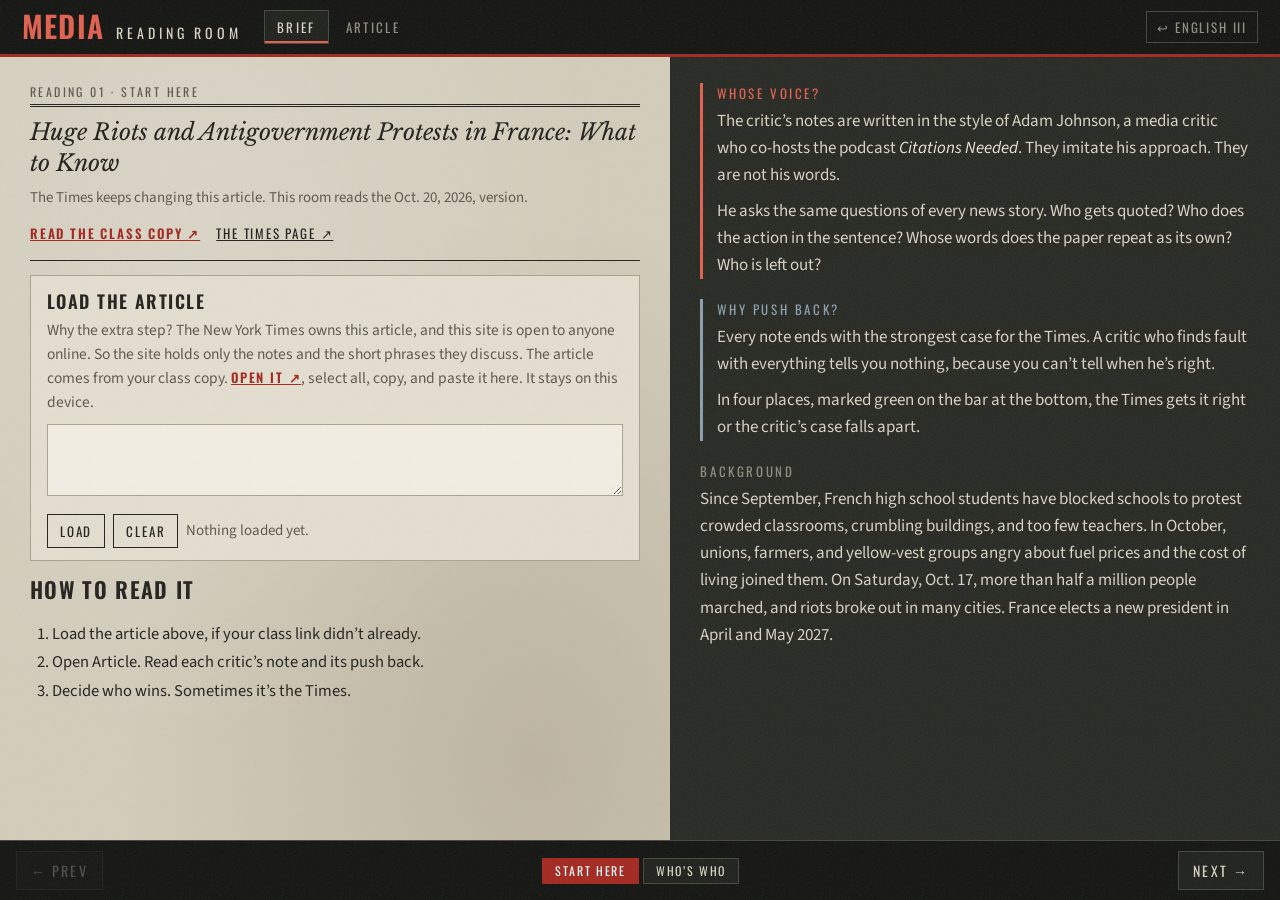
<file: media/index.html>
<!doctype html>
<html lang="en">
<head>
<meta charset="utf-8">
<meta name="viewport" content="width=device-width, initial-scale=1">
<title>Media: Reading Room</title>
<link rel="preconnect" href="https://fonts.googleapis.com">
<link rel="preconnect" href="https://fonts.gstatic.com" crossorigin>
<link href="https://fonts.googleapis.com/css2?family=Oswald:wght@400;600&family=Libre+Baskerville:ital@0;1&family=Source+Sans+3:wght@400;600&display=swap" rel="stylesheet">
<style>
  :root {
    --black: #121310;
    --dark: #1e201b;
    --panel: #262822;
    --rule: #43463d;
    --paper: #d3cdbb;
    --paper-lite: #e4dfd0;
    --paper-ink: #22211d;
    --paper-dim: #5c584c;
    --paper-rule: #aaa38f;
    --text: #d8d3c3;
    --bright: #ece7d6;
    --muted: #8f8c80;
    --red: #a3271f;
    --red-lit: #e2604f;
    --steel: #8aa0ad;
    --ok: #3d6b45;
    --ok-lit: #8fb897;
    --head: "Oswald", "Arial Narrow", Impact, sans-serif;
    --serif: "Libre Baskerville", Georgia, serif;
    --sans: "Source Sans 3", system-ui, sans-serif;
  }
  * { box-sizing: border-box; }
  html, body { margin: 0; height: 100%; }
  body {
    background: var(--black); color: var(--text); font-family: var(--sans);
    display: flex; flex-direction: column; height: 100vh; overflow: hidden;
  }
  body::after {
    content: ""; position: fixed; inset: 0; pointer-events: none; z-index: 10; opacity: .09;
    background-image: url("data:image/svg+xml,%3Csvg xmlns='http://www.w3.org/2000/svg' width='160' height='160'%3E%3Cfilter id='n'%3E%3CfeTurbulence type='fractalNoise' baseFrequency='.9' numOctaves='3' stitchTiles='stitch'/%3E%3C/filter%3E%3Crect width='100%25' height='100%25' filter='url(%23n)'/%3E%3C/svg%3E");
  }
  header {
    display: flex; align-items: center; gap: 10px 22px; flex-wrap: wrap;
    padding: 10px 22px; background: var(--black); border-bottom: 3px solid var(--red);
  }
  header h1 { margin: 0; display: flex; align-items: baseline; gap: 12px; font-weight: 400; }
  header h1 .yr { font: 600 30px/1 var(--head); color: var(--red-lit); letter-spacing: .04em; }
  header h1 .sub { font: 400 14px var(--head); letter-spacing: .28em; text-transform: uppercase; color: var(--text); }
  .tabs { display: flex; gap: 4px; }
  .tabs button {
    font: 400 13px var(--head); letter-spacing: .18em; text-transform: uppercase;
    color: var(--muted); background: none; border: 1px solid transparent; padding: 6px 12px; cursor: pointer;
  }
  .tabs button:hover { color: var(--text); }
  .tabs button[aria-selected="true"] { color: var(--text); border-color: var(--rule); background: var(--dark); box-shadow: inset 0 -2px 0 var(--red-lit); }
  header .loc { font: 400 14px var(--head); letter-spacing: .12em; text-transform: uppercase; color: var(--muted); }
  header .who { font: 400 14px var(--head); letter-spacing: .12em; text-transform: uppercase; color: var(--steel); }
  header .count { margin-left: auto; font: 400 14px var(--head); letter-spacing: .12em; color: var(--muted); }
  header .back { font: 400 13px var(--head); letter-spacing: .14em; text-transform: uppercase; color: var(--muted); text-decoration: none; border: 1px solid var(--rule); padding: 5px 10px; }
  header .back:hover { color: var(--text); border-color: var(--red-lit); }
  main { flex: 1; min-height: 0; display: grid; grid-template-columns: 1.1fr 1fr; }
  .col { overflow-y: auto; padding: 26px 30px; }
  .left {
    background: var(--paper); color: var(--paper-ink);
    background-image: radial-gradient(ellipse at 30% 20%, rgba(255,255,255,.18), transparent 60%),
                      radial-gradient(ellipse at 80% 90%, rgba(90,70,40,.18), transparent 55%);
    font-family: var(--serif); font-size: 17.5px; line-height: 1.75;
  }
  .left p { margin: 0 0 14px; }
  .left h2 { font: 600 22px var(--head); letter-spacing: .06em; text-transform: uppercase; margin: 0 0 16px; color: var(--paper-ink); }
  .left .kicker { font: 400 12px var(--head); letter-spacing: .2em; text-transform: uppercase; color: var(--paper-dim); margin: 0 0 4px; }
  .left .kicker b { color: var(--ok); font-weight: 600; }
  /* the article paragraph */
  .para { font-size: 19px; line-height: 1.8; }
  .para.hed { font: 400 italic 27px/1.35 var(--serif); }
  .para.dek { font-size: 19px; color: #3a382f; }
  mark {
    color: inherit; padding: 0 .1em;
    background: rgba(163, 39, 31, .13); border-bottom: 2px solid var(--red);
    -webkit-box-decoration-break: clone; box-decoration-break: clone;
  }
  .clip { margin: 0 0 14px; padding: 12px 16px; background: var(--paper-lite); border: 1px solid var(--paper-rule); font-size: 18px; line-height: 1.9; }
  .clip .sep { color: var(--paper-dim); margin: 0 .45em; }
  .hint { font: 15px/1.55 var(--sans); color: var(--paper-dim); margin: 0 0 14px; }
  .card.think { margin-top: 6px; }
  .card.think p:last-child { font: 16.5px/1.55 var(--sans); margin: 0; }
  .hint .ref { color: var(--red); }
  /* brief */
  .art { border-top: 3px double var(--paper-ink); border-bottom: 1px solid var(--paper-ink); padding: 10px 0 12px; margin-bottom: 14px; }
  .art .t { font: 400 italic 23px/1.35 var(--serif); margin: 0 0 8px; }
  .art .by { font: 15px/1.5 var(--sans); color: var(--paper-dim); margin: 0 0 8px; }
  .art a { font: 400 13px var(--head); letter-spacing: .14em; text-transform: uppercase; color: var(--paper-ink); margin-right: 16px; }
  a.doc { font: 600 13px var(--head); letter-spacing: .14em; text-transform: uppercase; color: var(--red); white-space: nowrap; }
  .card { background: var(--paper-lite); border: 1px solid var(--paper-rule); padding: 12px 16px; margin-bottom: 12px; }
  .card h3 { font: 600 18px var(--head); letter-spacing: .08em; text-transform: uppercase; margin: 0 0 4px; }
  .card .plain { font-family: var(--sans); font-size: 15.5px; line-height: 1.55; color: var(--paper-dim); margin: 0 0 10px; }
  textarea {
    width: 100%; font: 15px/1.5 var(--sans); color: var(--paper-ink); background: #f3efe4;
    border: 1px solid var(--paper-rule); padding: 8px 10px; border-radius: 0; min-height: 72px; height: 72px; resize: vertical;
  }
  .row { display: flex; gap: 8px; align-items: center; flex-wrap: wrap; margin-top: 8px; }
  .btn {
    font: 400 13px var(--head); letter-spacing: .14em; text-transform: uppercase;
    color: var(--paper-ink); background: transparent; border: 1px solid var(--paper-ink); padding: 6px 12px; cursor: pointer;
  }
  .btn:hover { background: var(--paper-ink); color: var(--paper-lite); }
  .status { font: 15px var(--sans); color: var(--paper-dim); }
  .status.ok { color: var(--ok); font-weight: 600; }
  .linkout { width: 100%; font: 13px/1.4 var(--sans); color: var(--paper-dim); background: #f3efe4; border: 1px solid var(--paper-rule); padding: 6px 8px; margin-top: 8px; }
  .steps { margin: 0; padding-left: 22px; font: 16.5px/1.6 var(--sans); }
  .steps li { margin-bottom: 2px; }
  .ppl dt { font: 600 15px var(--head); letter-spacing: .08em; text-transform: uppercase; margin-top: 12px; }
  .ppl dd { margin: 0; font-size: 16px; line-height: 1.6; }
  /* notes */
  .notes { background: var(--panel); font-size: 17px; line-height: 1.6; }
  .note { margin-bottom: 20px; }
  .note h2 { font: 400 13px var(--head); letter-spacing: .2em; text-transform: uppercase; color: var(--muted); margin: 0 0 5px; }
  .note p { margin: 0 0 8px; }
  .note em, .note b { color: var(--bright); }
  .note.crit { border-left: 3px solid var(--red-lit); padding-left: 14px; }
  .note.crit h2 { color: var(--red-lit); }
  .note.crit.fair { border-left-color: var(--ok-lit); }
  .note.crit.fair h2 { color: var(--ok-lit); }
  .note.check { border-left: 3px solid var(--rule); padding-left: 14px; font-size: 15.5px; }
  .note.push { border-left: 3px solid var(--steel); padding-left: 14px; }
  .note.push h2 { color: var(--steel); }
  .note dl { margin: 0; }
  .note dt { font-weight: 600; color: var(--bright); margin-top: 8px; }
  .note dd { margin: 0; }
  .fr { font-style: italic; }
  a.src {
    font: 400 12px var(--head); letter-spacing: .1em; text-transform: uppercase; white-space: nowrap;
    color: var(--red-lit); text-decoration: none; border-bottom: 1px solid currentColor;
  }
  a.src + a.src { margin-left: 6px; }
  a.src:hover { color: var(--bright); }
  .ref {
    color: var(--red-lit); background: none; border: 0; padding: 0; font: inherit;
    cursor: pointer; text-decoration: underline; text-underline-offset: 3px;
  }
  nav {
    display: flex; align-items: center; gap: 12px; padding: 10px 16px;
    background: var(--black); border-top: 1px solid var(--rule);
  }
  nav .step {
    font: 400 14px var(--head); letter-spacing: .15em; text-transform: uppercase;
    padding: 8px 14px; color: var(--text); background: var(--dark); border: 1px solid var(--rule); cursor: pointer;
  }
  nav .step:hover:not(:disabled) { border-color: var(--red-lit); }
  nav .step:disabled { opacity: .3; cursor: default; }
  .strip { flex: 1; display: flex; flex-wrap: wrap; gap: 6px 14px; justify-content: center; }
  .strip .grp { display: flex; flex-wrap: wrap; gap: 4px; align-items: center; }
  .strip .part { font: 400 11px var(--head); letter-spacing: .18em; text-transform: uppercase; color: var(--muted); margin-right: 4px; }
  .strip button {
    min-width: 28px; height: 26px; font: 400 12px var(--head); color: var(--text);
    border: 1px solid var(--rule); background: var(--dark); cursor: pointer; padding: 0 6px;
  }
  .strip button.wide { padding: 0 12px; letter-spacing: .14em; text-transform: uppercase; }
  .strip button:hover { border-color: var(--red-lit); }
  .strip button[aria-current="true"] { background: var(--red); border-color: var(--red); color: #fff; }
  .strip button.fair { box-shadow: inset 0 -2px 0 var(--ok-lit); }
  button:focus-visible, a:focus-visible, textarea:focus-visible { outline: 2px solid var(--red-lit); outline-offset: 2px; }
  .left button:focus-visible, .left a:focus-visible, .left textarea:focus-visible { outline-color: var(--paper-ink); }
  @media (max-width: 800px) {
    body { height: auto; overflow: auto; }
    header { padding: 10px 16px; gap: 6px 14px; }
    .tabs { order: 5; flex-basis: 100%; }
    main { grid-template-columns: 1fr; }
    .col { overflow: visible; padding: 20px 16px; }
    .left { font-size: 16.5px; }
    .para { font-size: 18px; }
    .para.hed { font-size: 24px; }
    nav { flex-wrap: wrap; }
    .strip { order: 3; flex-basis: 100%; }
    nav .next { margin-left: auto; }
  }
::selection{background:#4FCB8B;color:#08140C}
</style>
</head>
<body>
<header>
  <h1><span class="yr">MEDIA</span><span class="sub">Reading Room</span></h1>
  <div class="tabs" role="tablist">
    <button role="tab" data-view="brief">Brief</button>
    <button role="tab" data-view="text">Article</button>
  </div>
  <span class="loc" id="loc"></span>
  <span class="who" id="who"></span>
  <span class="count" id="count"></span>
  <a class="back" href="../">&#8617; English III</a>
</header>
<main>
  <section class="col left" id="left" aria-live="polite"></section>
  <section class="col notes" id="notes"></section>
</main>
<nav>
  <button class="step prev" id="prev">&larr; Prev</button>
  <div class="strip" id="strip"></div>
  <button class="step next" id="next">Next &rarr;</button>
</nav>

<script>
/* ---------- sources ---------- */
const SRC = {
  NYT:     [`The New York Times`, `https://www.nytimes.com/article/france-student-protests-why.html`],
  AP:      [`AP`, `https://www.bostonglobe.com/2026/10/19/world/france-riots-government-response/`],
  PSPOL:   [`Public Sénat (French)`, `https://www.publicsenat.fr/actualites/politique/defaut-de-renseignement-sous-estimation-de-la-colere-sociale-strategie-de-pourrissement-le-gouvernem`],
  ABC:     [`ABC News`, `https://abcnews.com/International/france-protests-cool-after-overnight-curfews-paris-major/story?id=137403836`],
  AJ18:    [`Al Jazeera`, `https://www.aljazeera.com/news/2026/10/18/paris-left-reeling-as-student-led-protests-turn-chaotic`],
  AJ18W:   [`Al Jazeera`, `https://www.aljazeera.com/news/2026/10/18/why-have-frances-school-protests-become-a-wider-political-crisis`],
  AJ19:    [`Al Jazeera`, `https://www.aljazeera.com/news/2026/10/19/frances-macron-declines-ministers-resignation-after-violent-protests`],
  BERN:    [`Bernama`, `https://bernama.com/en/news.php?id=2622161`],
  GULF:    [`AFP via Gulf News`, `https://gulfnews.com/world/europe/nearly-2400-arrested-1000-police-wounded-in-france-unrest-ministry-1.500715299`],
  AJ2:     [`Al Jazeera`, `https://aljazeera.com/news/2026/10/2/protests-shutter-hundreds-of-french-schools-as-violence-flares`],
  PBS:     [`PBS NewsHour`, `https://www.pbs.org/newshour/world/french-prime-minister-lecornu-calls-for-localized-curfews-in-cities-to-curb-rioting-and-looting`],
  BUD:     [`Euronews`, `https://www.hellenicshippingnews.com/french-government-to-lay-out-budget-amid-record-breaking-public-debt/`],
  PENS:    [`Connexion`, `https://www.connexionfrance.com/money/frances-2027-budget-targets-pensions-are-foreign-retirees-affected/818598`],
  FUEL:    [`Informat`, `https://informat.ro/en/eu/the-war-in-iran-has-cost-eu-consumers-more-than-eur100-billion-141087`],
  F24FR:   [`France 24 (French)`, `https://www.france24.com/fr/france/20261020-assimiler-lfi-a-ultragauche-une-strategie-en-passe-de-se-retourner-contre-executif-sebastien-lecornu`],
  AFP:     [`AFP (French)`, `https://www.boursorama.com/actualite-economique/actualites-amp/violences-lecornu-annonce-des-couvre-feux-localises-et-des-aides-pour-les-commerces-touches-3a698f63f7c65c74b60a0498e188fa98`],
  GOV:     [`Government transcript (French)`, `https://www.info.gouv.fr/actualite/prise-de-parole-du-premier-ministre`],
  ECOM:    [`Économie Matin (French)`, `https://www.economiematin.fr/?p=234392`],
  LEX:     [`L’Express (French)`, `https://actu.orange.fr/politique/violences-du-17-octobre-le-gouvernement-accuse-l-ultragauche-la-procureure-de-paris-emet-des-reserves-l-express-via-6medias-CNT000002taJCL.html`],
  JUST:    [`Justice Ministry (French)`, `https://www.justice.gouv.fr/sites/default/files/2026-10/CP%20-%20Mouvement%20lyc%C3%A9en%20-%2009102026.pdf`],
  FCD:     [`L’Express Franchise (French)`, `https://lexpress-franchise.com/actualites/pillages-du-17-octobre-1-500-commerces-touches-plusieurs-centaines-de-millions-deuros-de-degats/`],
  MARS:    [`AFP (French)`, `https://www.sudradio.fr/societe/a-marseille-des-manifestants-ont-penetre-brievement-dans-le-hall-de-la-mairie`],
  PSELEC:  [`Public Sénat (French)`, `https://www.publicsenat.fr/actualites/politique/la-prochaine-election-presidentielle-aura-lieu-les-18-avril-et-2-mai-2027`]
};
const DOC = `https://docs.google.com/document/d/1Rpk0EHujoVG-hbgh2hV7520mGf20KmQ4b-HVOIdzakw/edit?usp=sharing`;
const docLink = t => `<a class="doc" href="${DOC}" target="_blank" rel="noopener">${t} &#8599;</a>`;
const TEACHER = location.hash === `#teacher`;
const src = k => `<a class="src" href="${SRC[k][1]}" target="_blank" rel="noopener">${SRC[k][0]}</a>`;

/* ---------- sections of the article ---------- */
const SEC = {
  top: [`Top`, `Top of the article`],
  wk:  [`Weekend`, `What happened this weekend?`],
  st:  [`Students`, `Why are students protesting?`],
  oth: [`Others`, `Why did other groups join the students?`],
  pol: [`Fallout`, `What is the political fallout?`],
  nxt: [`Next`, `What happens next?`]
};

/* ---------- the notes ----------
   start / end: a few words that find the paragraph in a pasted copy.
   marks: the phrases the note is about.
   see: other paragraphs, by position in this list. */
const P = [
{ sec: `top`, kind: `hed`, start: `Huge Riots and Antigovernment`, end: `What to Know`,
  marks: [`Huge Riots`, `What to Know`],
  note: `<p>Riots come first, and they get the adjective: <em>huge</em>. The protests come second, named for what they’re against, the government, not what they’re for: better schools, cheaper fuel, a lower cost of living.</p><p>“What to Know” is the explainer’s promise: we’ll tell you what matters. Keep track of what it decides matters.</p>`,
  push: `Riots were the news that weekend: thousands of shops hit, a town hall burned. A headline about school funding would hide the event most readers came looking for.`,
  think: `Write a headline for the same article that leads with what the students want. What does a reader feel first, reading yours?` },

{ sec: `top`, kind: `dek`, start: `France will extend scattered curfews`, end: `school conditions.`,
  marks: [`devolved into riots`],
  note: `<p>First sentence, first trick. The demonstrations “devolved into riots.” Nobody devolved them. A riot just happens, like weather.</p><p>Now look at who acts on purpose: France, meaning the government, extends curfews “in response.” The state responds. The crowd decays.</p>`,
  push: `“Devolved” is everyday newsroom shorthand, and a subhead has room for about 25 words. Naming who started the violence means knowing, and on Tuesday nobody did.`,
  think: `Find every doer in this sentence. Who acts on purpose, and who just changes?`,
  see: [2, 21] },

{ sec: `top`, start: `France is moving to reassert`, end: `national reckoning.`,
  marks: [`reassert order`, `the most destructive riots in decades`, `a sense of national reckoning`],
  note: `<p>“Reassert order” sounds like fixing a leak. Order is the normal state; disorder is the problem. But order here means curfews and more police. The first sentence takes the government’s goal and makes it the story’s goal.</p><p>Then “most destructive in decades.” Says who? Measured how? And “a sense of national reckoning” is a feeling with no one feeling it.</p>`,
  check: `AP’s headline called it France’s worst rioting “in years.” A police researcher told AP the damage was probably close to the first two weekends of yellow-vest riots in December 2018. ${src('AP')}`,
  push: `Every government restores order after riots, left or right, and reporting that is not cheering it. “In decades” could be true by some measure, such as shops hit in one day. The article never says which.`,
  think: `Order for whom? List who is safer under a curfew, and who has less freedom.`,
  see: [30] },

{ sec: `top`, start: `Prime Minister Sébastien Lecornu said`, end: `on Monday.`,
  marks: [`helped keep the night calm`],
  note: `<p>The first quote in the story goes to the man in charge, grading his own policy. “Helped keep the night calm” goes in unchecked.</p><p>Calm compared to what? The big march was Saturday. Was Monday quiet because of the curfews, or because the crowds had gone home? The article doesn’t ask.</p>`,
  push: `Reporting what a prime minister announces is the job. The paper doesn’t say the curfews worked. It says he said so, which is true.`,
  think: `What would you need to know to tell whether the curfews worked?` },

{ sec: `top`, start: `The move came amid`, end: `for the chaos.`,
  marks: [`a political blame game`],
  note: `<p>A “blame game” is something kids play. One side runs the police and the spy agencies. The other is an opposition party. Calling it a game makes them equals and turns a real question, who caused this, into bickering.</p><p>And the paper stays out of it. It will report the blaming. It won’t help you keep score.</p>`,
  push: `When the evidence isn’t in, reporting the fight without naming a winner is the honest choice. A paper that scored the blame on Tuesday would be guessing.`,
  think: `What would a reporter have to find before saying who is to blame?`,
  see: [24, 27] },

{ sec: `top`, start: `The protests have heightened`, end: `in the spring.`,
  marks: [`heightened a sense of fiscal and social crisis`, `the European Union’s second-largest economy`, `an unpopular belt-tightening budget`],
  note: `<p>Read the order of events. The protests “heightened” a crisis. The budget sits in the background, like the weather.</p><p>“Belt-tightening” is a kitchen-table picture: times are hard, so we all eat a little less. Whose belt? And “the European Union’s second-largest economy” tells you who the paper pictures reading this: someone who thinks about markets.</p>`,
  check: `The budget freezes pay for public workers and freezes or limits raises for all but the smallest state pensions, as part of €54 billion in savings. In France, public school teachers are public workers. ${src('BUD')} ${src('PENS')}`,
  push: `France has run large budget deficits for years. “Belt-tightening” is common wording for budgets like this in English-language news. And the article calls the budget “unpopular,” which is no favor to the government.`,
  think: `Rewrite “an unpopular belt-tightening budget” so the sentence says who pays.`,
  see: [16] },

{ sec: `wk`, start: `The violence was a convergence`, end: `for looting.`,
  marks: [`The violence was a convergence`, `opportunistic rioters`, `a cover for looting`],
  note: `<p>Two moves in one sentence. First, the violence was “a convergence of” the students, the cost-of-living marchers, and looters: three parts of one violence.</p><p>Second, “opportunistic rioters” used the marches as “a cover for looting.” That is a claim about why people acted, in the paper’s own voice, with no source. It matches half of the prime minister’s theory: he blamed the ultra-left for the disorder and, in the evening, <span class="fr">délinquance générale</span>, plain lawbreaking. ${src('PSPOL')}</p>`,
  check: `Officials told AP thousands of businesses were damaged or looted. ${src('AP')} But targets also included Limoges’s town hall, set on fire, and a tourism office in Lyon, left burned. Not much to steal there. ${src('ABC')} ${src('AJ19')}`,
  push: `Looting was real, and “opportunistic” fits someone who smashes a phone store window and leaves with phones. Naming three groups beats “protesters rioted.”`,
  think: `What evidence would show why someone broke a window? Think about which places got hit, what got taken, and what people said in court.`,
  see: [10, 21] },

{ sec: `wk`, fair: true, start: `More than half a million`, end: `had turned out.`,
  marks: [`the Interior Ministry said`, `the C.G.T., gave a higher estimate`],
  note: `<p>Give the Times this one. Two counts, each with its owner. The police count low, the union counts high, and you get both. A crowd size is a claim, and here both claimants are named.</p><p>This is how every number in the article should work. Watch how many of the rest get the same treatment.</p>`,
  check: `Other outlets report the same official count: 550,000 nationwide, 110,000 of them in Paris. ${src('BERN')}`,
  push: `Push back on the praise. The government’s number still comes first and sets the frame; the union’s arrives as “a higher estimate.” Is that bias, or just putting the official figure first?`,
  think: `Why would a government and a union disagree about the size of a crowd?` },

{ sec: `wk`, start: `Amid many peaceful demonstrations`, end: `next couple of days.`,
  marks: [`Amid many peaceful demonstrations`, `symbols of the French state`, `leading to nearly 2,400 arrests`],
  note: `<p>“Peaceful” gets four words up front. The damage gets the verbs.</p><p>And watch “leading to nearly 2,400 arrests.” Vandalism leads to arrests, the way a purchase leads to a receipt. Were the 2,400 people arrested the vandals? The article can’t say, so it lets the grammar say it. An arrest is not a conviction.</p>`,
  check: `AP counts about 2,400 arrests, including 855 in the Paris area. In the Paris region, 557 people were placed in police custody, and 78 percent were adults. The school movement before that weekend looked different; see ¶ 12. ${src('AP')}`,
  push: `The paper does say most marches were peaceful, which plenty of coverage skips. And “leading to” states an order of events, not a verdict.`,
  think: `Who were the 2,400? What would you want to know about them before deciding who rioted?`,
  see: [13] },

{ sec: `wk`, start: `An arson attack largely`, end: `of the republic.`,
  marks: [`largely destroyed the town hall`, `masked people broke into a government building`, `a bust of Marianne`],
  note: `<p>Buildings get the vivid details: a town hall gutted by fire, masked intruders, a statue of the Republic knocked over. Hold this paragraph next to ¶14, where a boy loses a hand to a grenade no one is said to have thrown.</p><p>And check the Marseille sentence. “Masked people broke into” may be two events joined into one.</p>`,
  check: `AFP: a few dozen protesters, mostly young, got briefly into the lobby of Marseille’s city hall, and the bust of Marianne went over. Masked protesters showed up a little earlier, attacking the front of a city police station. ${src('MARS')}`,
  push: `Burning a town hall is serious, and readers should hear about it. Two sentences on property, in a piece this long, is not much.`,
  think: `Why might a toppled bust of Marianne make better news than a smashed shop window?`,
  see: [15] },

{ sec: `wk`, start: `The government has estimated`, end: `over the weekend.`,
  marks: [`at least 3,000 businesses`, `pillaged`],
  note: `<p>Two paragraphs ago: about 1,500 shops “vandalized.” Now: at least 3,000 businesses “pillaged,” which means looted. Same weekend.</p><p>The minister who gave the 3,000 figure said those shops had suffered damage or looting. The Times kept the scarier half. “Pillaged” settles the motive, theft, in the paper’s voice.</p>`,
  check: `Commerce minister Serge Papin, Oct. 19: <span class="fr">“sans doute 3 000 au moins,”</span> shops hit by <span class="fr">dégradations ou pillages</span>, damage or looting. ${src('GOV')} A retail trade group, the FCD, counted about 1,500 on Sunday. ${src('FCD')} One French site called them <span class="fr">visés</span>, targeted, then headlined them <span class="fr">pillés</span>, looted. ${src('ECOM')}`,
  push: `The count grew as reports came in, so printing both is fair. Many shops were looted, and “damage or looting” is clumsy. But nobody said how many were which.`,
  think: `Are 1,500 vandalized shops and 3,000 pillaged businesses two facts, or one fact counted twice?`,
  see: [6, 8] },

{ sec: `st`, start: `High school students started`, end: `of their schools.`,
  marks: [`to express frustration`],
  note: `<p>The students don’t demand anything here. They “express frustration.” That is feelings language, the words you use for a child who needs calming down, not for a movement that wants something from the government.</p>`,
  push: `“Express frustration” is standard, flat newspaper wording. And the very next paragraph lists the students’ demands in detail.`,
  think: `Swap “express frustration” for a verb that makes the students want something. How does the sentence change?` },

{ sec: `st`, start: `They have pointed to crumbling`, end: `unfairly selective.`,
  marks: [`They have pointed to`, `that they said were unfairly selective`],
  note: `<p>Here are the students’ complaints, and they’re concrete. But they arrive secondhand: “they have pointed to,” “they said.”</p><p>Count the quotes in the whole article. Seven, from four men: Lecornu (three), Mélenchon (two), Darmanin (one), Nuñez (one). Three run the government. One wants to. Students quoted: zero. The movement that started all of this never speaks for itself.</p>`,
  check: `Count it yourself. Find every pair of quotation marks in the article and write down who is speaking. (“Yellow vest” is a name, not a quote.)`,
  push: `An explainer summarizes, and one article can’t prove a habit. This one links to two earlier Times stories on the school protests, from Oct. 2 and Oct. 7. Check whether students speak there before you call it a pattern.`,
  think: `Why might a newspaper quote officials more than protesters? List reasons that aren’t bias. Then list reasons that are.`,
  see: [29] },

{ sec: `st`, start: `Students have blockaded hundreds`, end: `have been hurt.`,
  marks: [`They have set fire to, or damaged`, `Thousands have been arrested`, `police officers, students and school staff members`],
  note: `<p>Students get active verbs: they blockade, they set fire. The arrests go passive: “have been arrested.” Thousands of whom? The sentence leaves out its most striking fact. The Check box has it.</p><p>Then one injury number for police, students, and school staff together. Three groups, two sides, one total. You can’t tell who hurt whom.</p>`,
  check: `Justice Ministry, through Oct. 8: 6,877 people held in custody since the protests began; 86 percent were minors. ${src('JUST')} Education minister, Oct. 2: at least 170 students and 65 staff hurt. ${src('AJ2')} Interior Ministry, Oct. 17 alone: almost 1,000 police and gendarmes hurt. ${src('GULF')}`,
  push: `The fires are pinned to the government’s count, “according to the government,” which is correct sourcing. And the injury figures kept changing; a single total may have been the only one reporters trusted.`,
  think: `Most of the people arrested in this movement were children. Does leaving that out change how the sentence reads?`,
  see: [8, 15] },

{ sec: `st`, start: `The students’ anger has been`, end: `during the protests.`,
  marks: [`the police’s forceful response`, `accusations of police misconduct`],
  note: `<p>When students damage things, it’s violence. When police hurt students, it’s a “forceful response.” “Forceful” is a word for a handshake. “Response” tells you the police were only answering.</p><p>And “police misconduct” is the system’s own category: a rule broken, not a child hurt.</p>`,
  check: `The police watchdog had 36 open inquiries by Oct. 13, so “at least 34” holds. ${src('AJ18')}`,
  push: `This is the paper at its bluntest about police. It says in its own voice that police force made the students angrier, and it reports the investigations. “Misconduct” is the legal term for what the watchdog investigates.`,
  think: `List the words the article uses for violence by protesters. Then list the words for violence by police. Compare the lists.` },

{ sec: `st`, fair: true, start: `The cases include a 15-year-old`, end: `at close range.`,
  marks: [`whose left hand was ripped off`, `most likely by the explosion of a police stun grenade`, `an officer had fired at close range`],
  note: `<p>Read the first case slowly. A hand “was ripped off.” By what? “The explosion of a police stun grenade.” The grenade did it, by itself, and only “most likely.”</p><p>Now the second case: “an officer had fired at close range.” A person, a weapon, a distance. Same paragraph, two grammars. Ask why.</p>`,
  check: `AP, citing a police researcher: six people maimed in three weeks, losing hands or eyes. The article gives two. ${src('AP')} Al Jazeera, citing Human Rights Watch, says the 14-year-old’s jaw was shattered by a tear-gas canister. ${src('AJ18W')}`,
  push: `Here the critic’s case mostly fails. The hedge belongs to officials, and the paper says so. For the second boy, it names the officer as the doer. If your theory is “the Times goes easy on police,” this paragraph counts against it.`,
  think: `Rewrite the first case so a person does the action. What would you need to know first?`,
  see: [9, 14] },

{ sec: `oth`, start: `This month, labor unions`, end: `range of issues.`,
  marks: [`a broader range of issues`],
  note: `<p>“A broader range of issues” is a shrug. Which issues? The next paragraph names two: living costs and fuel.</p><p>Notice what’s missing from the reasons. The budget that freezes public workers’ pay appears once, in ¶4, as “more debate to come.” It never shows up as a reason anyone marched. Did the unions name it? The article doesn’t say.</p>`,
  push: `Unions march for many causes at once, and an explainer can’t list them all. Vague isn’t the same as false.`,
  think: `Find every mention of the budget. Does the article ever connect it to why people are in the street?`,
  see: [5] },

{ sec: `oth`, start: `Some are angry over`, end: `agricultural costs.`,
  marks: [`Some are angry`, `because of the war in Iran`],
  note: `<p>Fuel prices “have surged, in part, because of the war in Iran.” A war, but no one fighting it. Who? The sentence doesn’t say, so the price spike arrives like a storm: nobody decided anything.</p><p>And “some are angry.” Feelings again, and “some.” Remember that word. It comes back.</p>`,
  check: `The link to fuel holds. In late September, the EU’s energy commissioner said higher energy prices from the war had cost EU consumers more than €100 billion. ${src('FUEL')}`,
  push: `Times readers that week knew about the war; this explainer is about France. Naming every side of a distant war in a sentence about French fuel prices would bury the point.`,
  think: `When a price “surges,” who decided something? Name one person or group whose choices moved the price of fuel.`,
  see: [29] },

{ sec: `oth`, fair: true, start: `Social media accounts associated`, end: `for demonstrations.`,
  marks: [`Social media accounts associated with`],
  note: `<p>Not people. Not organizers. “Social media accounts associated with” a movement. The yellow vests come across as a vague presence online.</p>`,
  push: `This may be the most careful sentence in the piece. The yellow vests never had official leaders, so “accounts associated with” is accurate. Saying more would mean guessing.`,
  think: `Why would a reporter describe a movement by its social media accounts instead of its members?` },

{ sec: `oth`, start: `Such discontent has a long`, end: `French society.`,
  marks: [`Such discontent has a long history in France`],
  note: `<p>The history paragraph. Its job: tell you the French protest a lot. That framing does work. It turns this week into a national habit, almost a personality trait, instead of a reaction to this budget and these schools. “Discontent” again: a mood, not a demand.</p>`,
  push: `1968 is the obvious comparison, also led by students, and readers deserve it. The sentence even says those protests “helped transform French society,” which is a point in the students’ favor.`,
  think: `Does “a long history” make these protests seem more serious, or less? Why?` },

{ sec: `pol`, start: `On Monday, high-level officials`, end: `admitted failure.`,
  marks: [`admitted failure`],
  note: `<p>Officials admitting failure is rare. Hold on to it. Then ask: failed at what?</p><p>The next paragraphs answer: failed to stop the riots. Not failed the students. Not failed the schools. The only failure on the record is a policing failure, and the fix on offer is more policing (see ¶29).</p>`,
  push: `That is what the ministers admitted, and the paper reports it straight. It’s unflattering to the government.`,
  think: `What failure do the officials admit? What failure does nobody admit?`,
  see: [30] },

{ sec: `pol`, start: `Laurent Nuñez, the interior minister`, end: `in the country.`,
  marks: [`something of an apology`, `spun off from the mostly peaceful protests`],
  note: `<p>“Something of an apology.” Did he apologize or not? The paper rounds it down for him.</p><p>And now the riots “spun off from the mostly peaceful protests,” like a side branch. Back in ¶5, the violence was a “convergence” that took in the movements themselves. The article has several theories of who the rioters were, and uses whichever one fits the sentence it’s writing.</p>`,
  check: `His words, as PBS reports them: he offered to resign “because I am responsible for everything that is happening.” ${src('PBS')}`,
  push: `“Spun off” is the minister’s view, reported as his. Different officials held different theories, so different paragraphs carry different ones. That’s reporting a mess, not making one.`,
  think: `Find three different answers the article gives to “Who were the rioters?” Which one does each paragraph use?`,
  see: [6, 24] },

{ sec: `pol`, fair: true, start: `He said he had offered`, end: `not been accepted.`,
  marks: [`it had not been accepted`],
  note: `<p>Nothing to flag. He offered to quit; Macron said no. The doer of “had not been accepted” is named in the same sentence.</p><p>Not every sentence is spin. A critic who finds spin in every line has stopped reading.</p>`,
  check: `Al Jazeera reports the same: Macron turned down the resignation. ${src('AJ19')}`,
  push: `Is “it had not been accepted” a hidden doer? Not here. A passive verb hides something only when the reader can’t tell who acted.`,
  think: `Why might a president keep a minister who just said his police failed?` },

{ sec: `pol`, start: `Mr. Darmanin, the justice minister`, end: `of the violence.`,
  marks: [`the authorities`, `undeniably failed`],
  note: `<p>The justice minister says “the authorities” failed. Look at that subject: a group so large that no single person is in it. Failure admitted; blame spread thin.</p>`,
  push: `It’s his word choice, quoted exactly. Ministers rarely admit even this much on the record.`,
  think: `Who counts as “the authorities”? Name the jobs that word covers.` },

{ sec: `pol`, start: `Mr. Lecornu, the prime minister, struck`, end: `centrist government.`,
  marks: [`struck a different tone`, `shadowy network`, `some far-right leaders and the centrist government`],
  note: `<p>Two ministers say the authorities failed. The prime minister says the police did a good job. That isn’t a different “tone.” It’s a different set of facts, filed under style.</p><p>Then “shadowy network” goes in, in quotation marks, and the article never asks what backs it. And count the accusers: Lecornu, far-right leaders, and “the centrist government,” which Lecornu runs. He’s on the list twice.</p>`,
  check: `In French, Lecornu said <span class="fr">toute une nébuleuse</span>: a whole nebula, a cloud with no edges. “Network” gives the cloud a shape. He said he believed intelligence services had told the government so “clearly.” ${src('AFP')} ${src('GOV')}`,
  push: `The quotation marks do say “his words, not ours.” And what a head of government claims is news, evidence or not.`,
  think: `If you were the reporter, what one question would you ask Lecornu about the “shadowy network”?`,
  see: [4, 25, 27] },

{ sec: `pol`, start: `They have pointed in particular`, end: `more likely.`,
  marks: [`a major far-left party`, `has rejected the accusation`],
  note: `<p>“Far left” covers two different things. France Unbowed is a party with seats in parliament. The street groups the government means, the <span class="fr">ultragauche</span>, are something else. One label lets the charge slide from rock-throwers to an election rival, six months before the election.</p>`,
  check: `France 24’s French edition ran a story headlined that lumping France Unbowed in with the <span class="fr">ultragauche</span> could backfire on the government. ${src('F24FR')} First round of the election: April 18, 2027. ${src('PSELEC')}`,
  push: `The accused party gets to answer in the next sentence. That is balance done the standard way. And English-language news commonly calls France Unbowed far-left.`,
  think: `Who gains when voters hear “far left” and picture people smashing windows?`,
  see: [24] },

{ sec: `pol`, start: `Mr. Mélenchon said on social`, end: `public finances.`,
  marks: [`incompetence or a worst-case strategy`],
  note: `<p>Now the opposition’s theory, and it has the same flaw as the government’s. If the chaos was planned, that proves the “worst-case strategy.” If it wasn’t, that proves “incompetence.” A charge that can’t be wrong isn’t evidence.</p><p>The article prints both theories and tests neither.</p>`,
  push: `Printing both sides’ claims and letting readers judge is exactly what a neutral explainer promises. Testing them would take reporting the paper may not have had by Tuesday.`,
  think: `What would prove Mélenchon wrong? What would prove Lecornu wrong? Which claim is easier to test?`,
  see: [24, 27] },

{ sec: `pol`, start: `Mr. Lecornu has not responded`, end: `that accusation.`,
  marks: [`has not responded`],
  note: `<p>The section ends with two rivals trading charges. Missing: the one official whose job is to test the charge with evidence.</p><p>Monday morning, on TF1 television, Paris prosecutor Laure Beccuau said she could not confirm the government’s reading at all. The people in custody, she said, claimed no political side. That was public a day before this version ran. The article has room for the accused party’s leader, but not for her.</p>`,
  check: `L’Express reported her words at 2:34 p.m. Paris time on Oct. 19. This version of the Times article reports events of Tuesday, Oct. 20. ${src('LEX')}`,
  push: `“Can’t confirm” isn’t “false.” She also said those active in the Paris area might be ultra-left, citing the Interior Ministry’s analysis. A reporter could fairly call that too unsettled for a quick explainer.`,
  think: `Who in France could test the prime minister’s claim with evidence? Why might an article leave that person out?`,
  see: [24, 26] },

{ sec: `nxt`, start: `As of the weekend, high`, end: `keep protesting.`,
  marks: [`appeared determined`],
  note: `<p>“Appeared determined.” Appeared to whom? No one from these groups is quoted, so their plans arrive as an impression.</p>`,
  push: `Reporters write “appeared” when they’ve seen public calls to action but haven’t confirmed plans. That’s caution, not spin.`,
  think: `What would a reporter have to do to replace “appeared” with a fact?` },

{ sec: `nxt`, start: `Some who participated in`, end: `next weekend.`,
  marks: [`Some who participated`],
  note: `<p>Count the “somes.” Some are angry. Some of the groups. Some who participated. Every protester in this article is a “some.” Every official has a name and a title.</p>`,
  push: `“Some” is accurate when you don’t have names. The fix is getting names, and that takes reporting time an explainer may not have.`,
  think: `Go back through the article. Does any protester, student, or union member get a name?`,
  see: [12, 17] },

{ sec: `nxt`, start: `The government is trying to signal`, end: `around France.`,
  marks: [`trying to signal that it is ready`, `police numbers would be reinforced`],
  note: `<p>Last word: the interior minister. Last idea: more police. The article opened with France moving to “reassert order” and closes with the state “ready.” First voice, government. Last voice, government.</p><p>The students’ demands, schools and money, aren’t in the ending at all. What happens next, in this telling, is policing.</p>`,
  push: `More police next weekend is the hard news about what comes next. Before you call the ending slanted, try writing a fairer one using only facts known on Tuesday.`,
  think: `Write a last paragraph that tells readers what happens next for the students’ demands. Could you report it with what was known on Tuesday?`,
  see: [2, 20] }
];

/* ---------- brief ---------- */
const BRIEF = [
  { key: `start`, tab: `Start here` },
  { key: `who`, tab: `Who’s who` }
];

/* ---------- storage (this device only) ---------- */
const KEY = `media-room-01:text`;
const loadText = () => { try { return localStorage.getItem(KEY) || ``; } catch (e) { return ``; } };
const saveText = v => { try { v ? localStorage.setItem(KEY, v) : localStorage.removeItem(KEY); } catch (e) {} };

/* ---------- matching a pasted copy ---------- */
function rx(frag) {
  const out = frag.trim().split(/\s+/).map(w => w
    .replace(/[.*+?^${}()|[\]\\]/g, `\\$&`)
    .replace(/['’‘]/g, `['’‘]`)
    .replace(/["“”]/g, `["“”]`)
    .replace(/-/g, `[-‐‑–]`)).join(`\\s+`);
  return new RegExp(out, `i`);
}
const esc = s => s.replace(/&/g, `&amp;`).replace(/</g, `&lt;`).replace(/>/g, `&gt;`);

let FOUND = [];   // per paragraph: text or null
function match(raw) {
  FOUND = P.map(() => null);
  if (!raw) return 0;
  let pos = 0, n = 0;
  P.forEach((d, i) => {
    const rest = raw.slice(pos);
    const a = rest.search(rx(d.start));
    if (a < 0) return;
    const from = pos + a;
    const tail = raw.slice(from);
    const m = tail.match(rx(d.end));
    if (!m || m.index > 1800) return;
    const to = from + m.index + m[0].length;
    let t = raw.slice(from, to).replace(/\s+/g, ` `).trim();
    if (/[”"]$/.test(raw.slice(to, to + 1))) t += raw.slice(to, to + 1);
    FOUND[i] = t;
    pos = to; n++;
  });
  return n;
}

function marked(text, marks) {
  const spans = [];
  marks.forEach(mk => {
    const m = text.match(rx(mk));
    if (m) spans.push([m.index, m.index + m[0].length]);
  });
  spans.sort((x, y) => x[0] - y[0]);
  let h = ``, at = 0;
  spans.forEach(([s, e]) => {
    if (s < at) return;
    h += esc(text.slice(at, s)) + `<mark>` + esc(text.slice(s, e)) + `</mark>`;
    at = e;
  });
  return h + esc(text.slice(at));
}

/* ---------- labels ---------- */
const label = i => i === 0 ? `Headline` : i === 1 ? `Subhead` : `¶ ${i - 1}`;
const short = i => i === 0 ? `H` : i === 1 ? `S` : `${i - 1}`;
const refs = list => list.map(n => `<button class="ref" data-go="text:${n}">${label(n)}</button>`).join(`, `);
const note = (h, body, cls = ``) => `<div class="note ${cls}"><h2>${h}</h2>${body.startsWith(`<`) ? body : `<p>${body}</p>`}</div>`;
const $ = id => document.getElementById(id);

/* ---------- views ---------- */
function renderText(d, i) {
  $(`loc`).textContent = SEC[d.sec][1];
  $(`who`).textContent = label(i);
  const kick = `<p class="kicker">${SEC[d.sec][1]} · ${label(i)}${d.fair ? ` · <b>The Times gets it right</b>` : ``}</p>`;
  const clip = `<div class="clip">${d.marks.map(m => `<mark>${esc(m)}</mark>`).join(`<span class="sep">·</span>`)}</div>`;
  const cls = d.kind === `hed` ? `para hed` : d.kind === `dek` ? `para dek` : `para`;
  let L = kick;
  if (FOUND[i]) L += `<p class="${cls}">${marked(FOUND[i], d.marks)}</p>`;
  else if (loadText()) L += clip + `<p class="hint">This paragraph isn’t in your copy. The Times updates this page, so yours may be a different version.</p>`;
  else L += `<div class="card"><h3>Load the article first</h3><p class="plain">This public site holds only the notes, not the Times article. ${docLink(`Open the class copy`)}, select all, copy, and paste it here. It loads by itself and stays on this device.</p>
      <textarea id="paste" aria-label="Paste the article"></textarea><div class="row"><span class="status" id="status" aria-live="polite">Nothing loaded yet.</span></div></div>` + clip;
  L += `<div class="card think"><p class="kicker">Think about it</p><p>${d.think}</p></div>`;
  $(`left`).innerHTML = L;
  let N = note(`Critic’s note`, d.note, `crit`);
  if (d.check) N += note(`Check`, d.check, `check`);
  N += note(`Push back`, d.push, `push`);
  if (d.see && d.see.length) N += note(`See also`, `<p>${refs(d.see)}</p>`);
  $(`notes`).innerHTML = N;
}

function renderBrief(d) {
  $(`loc`).textContent = ``;
  $(`who`).textContent = ``;
  if (d.key === `start`) {
    const got = FOUND.filter(Boolean).length, has = !!loadText();
    $(`left`).innerHTML = `
      <p class="kicker">Reading 01 · Start here</p>
      <div class="art">
        <p class="t">Huge Riots and Antigovernment Protests in France: What to Know</p>
        <p class="by">The Times keeps changing this article. This room reads the Oct. 20, 2026, version.</p>
        ${docLink(`Read the class copy`)}<a href="${SRC.NYT[1]}" target="_blank" rel="noopener">The Times page &#8599;</a>
      </div>
      <div class="card">
        <h3>Load the article</h3>
        <p class="plain">Why the extra step? The New York Times owns this article, and this site is open to anyone online. So the site holds only the notes and the short phrases they discuss. The article comes from your class copy. ${docLink(`Open it`)}, select all, copy, and paste it here. It stays on this device.</p>
        <textarea id="paste" aria-label="Paste the article">${esc(loadText())}</textarea>
        <div class="row">
          <button class="btn" type="button" id="load">Load</button>
          <button class="btn" type="button" id="clear">Clear</button>
          <span class="status ${has && got === P.length ? `ok` : ``}" id="status" aria-live="polite">${has ? status(got) : `Nothing loaded yet.`}</span>
        </div>
      </div>
      ${TEACHER ? `<div class="card">
        <h3>Teachers: make a class link</h3>
        <p class="plain">After you load your copy, this makes one link that opens the room with the article already in it. Post it in Google Classroom. Anyone with the link can read your copy, so keep it in Classroom.</p>
        <div class="row"><button class="btn" type="button" id="mklink">Make and copy the link</button><span class="status" id="linkst" aria-live="polite"></span></div>
        <input class="linkout" id="linkout" type="text" readonly hidden aria-label="Class link">
      </div>` : ``}
      <h2>How to read it</h2>
      <ol class="steps">
        <li>Load the article above, if your class link didn’t already.</li>
        <li>Open Article. Read each critic’s note and its push back.</li>
        <li>Decide who wins. Sometimes it’s the Times.</li>
      </ol>`;
    $(`notes`).innerHTML =
      note(`Whose voice?`, `<p>The critic’s notes are written in the style of Adam Johnson, a media critic who co-hosts the podcast <em>Citations Needed</em>. They imitate his approach. They are not his words.</p><p>He asks the same questions of every news story. Who gets quoted? Who does the action in the sentence? Whose words does the paper repeat as its own? Who is left out?</p>`, `crit`) +
      note(`Why push back?`, `<p>Every note ends with the strongest case for the Times. A critic who finds fault with everything tells you nothing, because you can’t tell when he’s right.</p><p>In four places, marked green on the bar at the bottom, the Times gets it right or the critic’s case falls apart.</p>`, `push`) +
      note(`Background`, `Since September, French high school students have blocked schools to protest crowded classrooms, crumbling buildings, and too few teachers. In October, unions, farmers, and yellow-vest groups angry about fuel prices and the cost of living joined them. On Saturday, Oct. 17, more than half a million people marched, and riots broke out in many cities. France elects a new president in April and May 2027.`);
    return;
  }
  $(`left`).innerHTML = `<p class="kicker">Reading 01</p><h2>Who’s Who</h2><dl class="ppl">
    <dt>Emmanuel Macron</dt><dd>President of France. Can’t run again.</dd>
    <dt>Sébastien Lecornu</dt><dd>Prime minister. Runs the government day to day.</dd>
    <dt>Laurent Nuñez</dt><dd>Interior minister. In charge of the police.</dd>
    <dt>Gérald Darmanin</dt><dd>Justice minister. In charge of courts and prisons.</dd>
    <dt>Jean-Luc Mélenchon</dt><dd>Leader of France Unbowed, a major far-left party.</dd>
    <dt>Laure Beccuau</dt><dd>Paris prosecutor. Brings criminal cases in Paris. Not in the article; see ${refs([27])}.</dd>
    <dt>The CGT</dt><dd>One of France’s biggest labor unions.</dd>
  </dl>`;
  $(`notes`).innerHTML = note(`Key terms`, `<dl>
    <dt>Curfew</dt><dd>An order to stay indoors during set hours, usually at night.</dd>
    <dt>Yellow vests</dt><dd>A protest movement that began in 2018 over fuel taxes, named for the safety vests French drivers must carry.</dd>
    <dt><span class="fr">Ultragauche</span></dt><dd>“Ultra-left.” Small street groups, not a political party.</dd>
    <dt>Marianne</dt><dd>The woman who stands for the French Republic. Town halls display her bust.</dd>
    <dt>Explainer</dt><dd>A news story that sums up an event for readers who missed it. It claims to tell you what you need to know.</dd>
  </dl>`);
}

function doLoad(v) {
  v = (v || ``).trim();
  saveText(v);
  const got = match(v);
  const s = $(`status`);
  if (s) { s.textContent = v ? status(got) : `Nothing loaded yet.`; s.className = `status ${v && got === P.length ? `ok` : ``}`; }
  if (view === `text` && got) render();
  return got;
}
async function pack(str) {
  const buf = await new Response(new Blob([str]).stream().pipeThrough(new CompressionStream(`deflate-raw`))).arrayBuffer();
  let bin = ``; new Uint8Array(buf).forEach(b => { bin += String.fromCharCode(b); });
  return btoa(bin).replace(/\+/g, `-`).replace(/\//g, `_`).replace(/=+$/, ``);
}
async function unpack(str) {
  let b = str.replace(/-/g, `+`).replace(/_/g, `/`); while (b.length % 4) b += `=`;
  const bytes = Uint8Array.from(atob(b), c => c.charCodeAt(0));
  return await new Response(new Blob([bytes]).stream().pipeThrough(new DecompressionStream(`deflate-raw`))).text();
}
let pasteTimer = null;
document.addEventListener(`input`, e => {
  if (e.target.id !== `paste`) return;
  clearTimeout(pasteTimer);
  pasteTimer = setTimeout(() => { if (e.target.value.trim().length > 200) doLoad(e.target.value); }, 400);
});

function status(got) { return got === P.length ? `Loaded. All ${P.length} paragraphs found.` : `Found ${got} of ${P.length} paragraphs. The rest may differ in your version.`; }

/* ---------- shell ---------- */
const VIEWS = { brief: BRIEF, text: P };
let view = `brief`, idx = { brief: 0, text: 0 };

function stripHTML() {
  if (view === `text`) {
    let last = null, h = ``;
    P.forEach((d, k) => {
      if (d.sec !== last) { if (last !== null) h += `</span>`; h += `<span class="grp"><span class="part">${SEC[d.sec][0]}</span>`; last = d.sec; }
      h += `<button data-go="text:${k}" class="${d.fair ? `fair` : ``}" aria-label="${label(k)}">${short(k)}</button>`;
    });
    return h + `</span>`;
  }
  return `<span class="grp">` + BRIEF.map((d, k) => `<button class="wide" data-go="brief:${k}">${d.tab}</button>`).join(``) + `</span>`;
}

function render() {
  const list = VIEWS[view], i = idx[view] = Math.max(0, Math.min(list.length - 1, idx[view]));
  document.querySelectorAll(`.tabs button`).forEach(b => b.setAttribute(`aria-selected`, b.dataset.view === view));
  if (view === `text`) renderText(list[i], i); else renderBrief(list[i]);
  $(`count`).textContent = ``;
  $(`strip`).innerHTML = stripHTML();
  document.querySelectorAll(`.strip button`).forEach((b, k) => b.setAttribute(`aria-current`, k === i));
  $(`prev`).disabled = i === 0;
  $(`next`).disabled = i === list.length - 1;
  $(`left`).scrollTop = 0; $(`notes`).scrollTop = 0;
  try { history.replaceState(null, ``, view === `text` ? `#p${i + 1}` : `#brief-${BRIEF[i].key}`); } catch (e) {}
}
function go(v, i) { view = v; idx[v] = i; render(); if (window.matchMedia(`(max-width: 800px)`).matches) window.scrollTo(0, 0); }

document.addEventListener(`click`, e => {
  const t = e.target.closest(`[data-go],[data-view],#load,#clear,#mklink`);
  if (!t) return;
  if (t.id === `load`) {
    doLoad($(`paste`).value);
  } else if (t.id === `mklink`) {
    const v = loadText(), st = $(`linkst`);
    if (!v) { st.textContent = `Load your copy first.`; return; }
    pack(v).then(code => {
      const url = location.href.split(`#`)[0] + `#a=` + code;
      const out = $(`linkout`); out.hidden = false; out.value = url; out.select();
      const done = () => { st.textContent = `Copied. Paste it into Classroom.`; };
      if (navigator.clipboard) navigator.clipboard.writeText(url).then(done, () => { st.textContent = `Copy the link from the box below.`; });
      else st.textContent = `Copy the link from the box below.`;
    }).catch(() => { st.textContent = `This browser can’t make the link. Try Chrome.`; });
  } else if (t.id === `clear`) {
    saveText(``); match(``); $(`paste`).value = ``;
    $(`status`).textContent = `Cleared.`; $(`status`).className = `status`;
  } else if (t.dataset.go) { const [v, i] = t.dataset.go.split(`:`); go(v, +i); }
  else if (t.dataset.view) { view = t.dataset.view; render(); }
});
document.addEventListener(`keydown`, e => {
  if (e.target.matches(`textarea, input`)) return;
  if (e.key === `ArrowRight`) { idx[view]++; render(); }
  if (e.key === `ArrowLeft`) { idx[view]--; render(); }
});
$(`prev`).onclick = () => { idx[view]--; render(); };
$(`next`).onclick = () => { idx[view]++; render(); };

(async function start() {
  const h = location.hash;
  let m;
  if (h.startsWith(`#a=`)) {
    try { const v = await unpack(h.slice(3)); saveText(v.trim()); FOUND = []; } catch (e) {}
    match(loadText());
    view = match(loadText()) ? `text` : `brief`;
    render();
    return;
  }
  match(loadText());
  if ((m = h.match(/^#p(\d+)$/))) { view = `text`; idx.text = +m[1] - 1; }
  else if ((m = h.match(/^#brief-(\w+)$/))) { const k = BRIEF.findIndex(d => d.key === m[1]); idx.brief = k < 0 ? 0 : k; }
  render();
})();
</script>
</body>
</html>
</file>
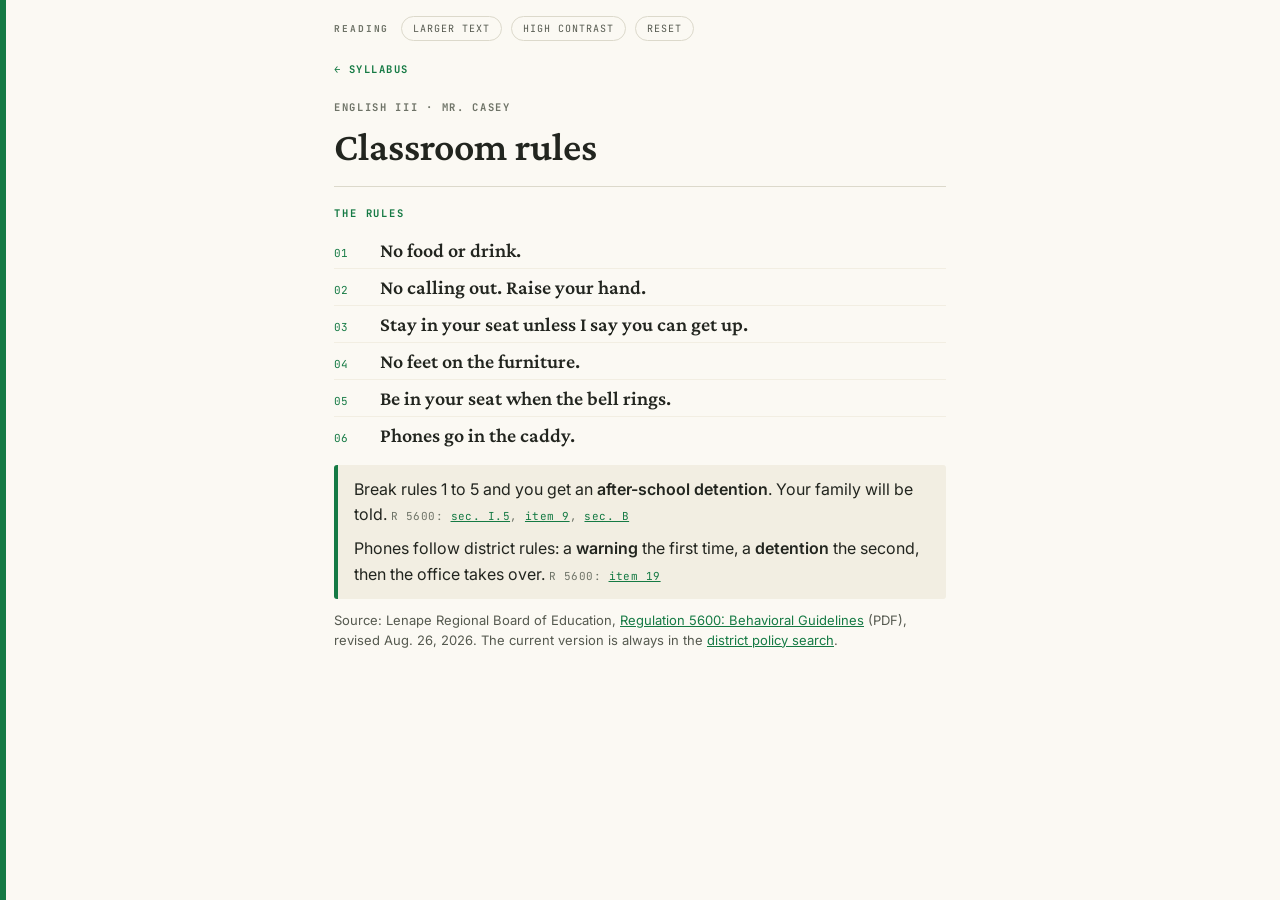
<file: rules/index.html>
<!DOCTYPE html>
<html lang="en">
<head>
<meta charset="UTF-8">
<meta name="viewport" content="width=device-width, initial-scale=1.0">
<title>English III: Classroom rules</title>
<meta name="description" content="Classroom rules for English III at Shawnee, and what happens when one is broken.">
<link rel="icon" href="/favicon.svg" type="image/svg+xml">
<link rel="alternate icon" href="/favicon.ico" sizes="48x48 32x32 16x16">
<link rel="apple-touch-icon" href="/apple-touch-icon.png">
<meta name="theme-color" content="#FBF9F3">
<link rel="canonical" href="https://caseyenglish3.netlify.app/rules/">
<link rel="preconnect" href="https://fonts.googleapis.com">
<link rel="preconnect" href="https://fonts.gstatic.com" crossorigin>
<link href="https://fonts.googleapis.com/css2?family=Crimson+Pro:wght@600&family=Inter:wght@400;600&family=JetBrains+Mono:wght@400;700&display=swap" rel="stylesheet">
<style>
/* English III: classroom rules. Same paper chassis as /syllabus/. */
:root {
  --paper:   #FBF9F3;
  --paper-2: #F2EEE2;
  --ink:     #22251F;
  --ink-mid: #55594F;
  --ink-dim: #6E7367;
  --rule:    #DCD9CB;
  --line:    #157A44;
  --line-bri:#1B9E57;
  --serif: 'Crimson Pro', Georgia, 'Times New Roman', serif;
  --sans:  'Inter', -apple-system, BlinkMacSystemFont, sans-serif;
  --mono:  'JetBrains Mono', ui-monospace, monospace;
}
html.hc {
  --paper: #FFFFFF; --paper-2: #FFFFFF;
  --ink: #000000; --ink-mid: #000000; --ink-dim: #000000;
  --rule: #000000; --line: #005C2E; --line-bri: #005C2E;
}
* { box-sizing: border-box; margin: 0; padding: 0; }
body {
  background: var(--paper); color: var(--ink);
  font-family: var(--sans); font-size: 17px; line-height: 1.6;
  -webkit-font-smoothing: antialiased;
}
html.big body { font-size: 20px; }
a { color: var(--line); }
a:hover { color: var(--line-bri); }
a:focus-visible, button:focus-visible { outline: 2px solid var(--line); outline-offset: 3px; }

.line-stripe { position: fixed; top: 0; bottom: 0; left: 0; width: 6px; background: var(--line); }
@media (max-width: 720px) { .line-stripe { width: 4px; } }

.wrap { max-width: 660px; margin: 0 auto; padding: 0 24px 32px; }

.a11y { max-width: 660px; margin: 0 auto; padding: 16px 24px 0; display: flex; gap: 9px; flex-wrap: wrap; align-items: center; }
.a11y-label { font-family: var(--mono); font-size: 9.5px; font-weight: 700; letter-spacing: 0.2em; text-transform: uppercase; color: var(--ink-dim); margin-right: 3px; }
.a11y button {
  background: none; border: 1px solid var(--rule); color: var(--ink-mid);
  padding: 5px 11px; border-radius: 999px; cursor: pointer;
  font-family: var(--mono); font-size: 10px; letter-spacing: 0.1em; text-transform: uppercase;
}
.a11y button:hover { border-color: var(--line); color: var(--line); }
.a11y button[aria-pressed="true"] { background: var(--line); border-color: var(--line); color: #FFFFFF; }

.back {
  display: inline-block; margin: 20px 0 0;
  font-family: var(--mono); font-size: 10.5px; font-weight: 700;
  letter-spacing: 0.14em; text-transform: uppercase; text-decoration: none;
}

header { padding: 18px 0 16px; }
.eyebrow { font-family: var(--mono); font-size: 10.5px; font-weight: 700; letter-spacing: 0.16em; text-transform: uppercase; color: var(--ink-dim); margin-bottom: 8px; }
h1 { font-family: var(--serif); font-size: clamp(30px, 5vw, 40px); font-weight: 600; line-height: 1.15; }

section { padding: 18px 0; border-top: 1px solid var(--rule); }
h2 { font-family: var(--mono); font-size: 10.5px; font-weight: 700; letter-spacing: 0.18em; text-transform: uppercase; color: var(--line); margin-bottom: 10px; }

.rules { list-style: none; }
.rules li {
  display: grid; grid-template-columns: 34px 1fr; gap: 12px; align-items: baseline;
  padding: 5px 0; border-bottom: 1px solid var(--paper-2);
  font-family: var(--serif); font-size: 20px; font-weight: 600; line-height: 1.3;
}
.rules li:last-child { border-bottom: none; }
.rules .num { font-family: var(--mono); font-size: 11px; font-weight: 400; color: var(--line); }

.result {
  margin-top: 12px; padding: 12px 16px;
  background: var(--paper-2); border-left: 4px solid var(--line); border-radius: 3px;
  font-size: 16px;
}
.result b { font-weight: 600; }
.result p + p { margin-top: 8px; }
.cite { font-family: var(--mono); font-size: 11px; letter-spacing: 0.04em; color: var(--ink-dim); white-space: nowrap; }
.source { margin-top: 12px; font-size: 13px; line-height: 1.5; color: var(--ink-mid); }
@media (max-width: 560px) {
  header { padding: 14px 0 12px; }
  .rules li { font-size: 19px; padding: 6px 0; }
  .result { font-size: 15px; }
}
::selection{background:#4FCB8B;color:#08140C}
</style>
</head>
<body>

<div class="line-stripe" aria-hidden="true"></div>

<div class="a11y" role="group" aria-label="Accessibility settings">
  <span class="a11y-label">Reading</span>
  <button type="button" id="btn-big" aria-pressed="false">Larger text</button>
  <button type="button" id="btn-hc" aria-pressed="false">High contrast</button>
  <button type="button" id="btn-reset">Reset</button>
</div>

<main class="wrap">
  <a class="back" href="/syllabus/">&larr; Syllabus</a>

  <header>
    <p class="eyebrow">English III &middot; Mr. Casey</p>
    <h1>Classroom rules</h1>
  </header>

  <section>
    <h2>The rules</h2>
    <ol class="rules">
      <li><span class="num">01</span><span>No food or drink.</span></li>
      <li><span class="num">02</span><span>No calling out. Raise your hand.</span></li>
      <li><span class="num">03</span><span>Stay in your seat unless I say you can get up.</span></li>
      <li><span class="num">04</span><span>No feet on the furniture.</span></li>
      <li><span class="num">05</span><span>Be in your seat when the bell rings.</span></li>
      <li><span class="num">06</span><span>Phones go in the caddy.</span></li>
    </ol>
    <div class="result">
      <p>Break rules 1 to 5 and you get an <b>after-school detention</b>. Your family will be told. <span class="cite">R 5600: <a href="r5600-behavioral-guidelines.pdf#page=25">sec. I.5</a>, <a href="r5600-behavioral-guidelines.pdf#page=5">item 9</a>, <a href="r5600-behavioral-guidelines.pdf#page=1">sec. B</a></span></p>
      <p>Phones follow district rules: a <b>warning</b> the first time, a <b>detention</b> the second, then the office takes over. <span class="cite">R 5600: <a href="r5600-behavioral-guidelines.pdf#page=7">item 19</a></span></p>
    </div>
    <p class="source">Source: Lenape Regional Board of Education, <a href="r5600-behavioral-guidelines.pdf">Regulation 5600: Behavioral Guidelines</a> (PDF), revised Aug. 26, 2026. The current version is always in the <a href="https://www.lrhsd.org/our-district/board-of-education/bylaws-and-policies-search">district policy search</a>.</p>
  </section>
</main>

<script>
(function(){
  var html = document.documentElement;
  var map = { big:'btn-big', hc:'btn-hc' };
  function store(k, v){ try { v === null ? localStorage.removeItem(k) : localStorage.setItem(k, v); } catch(e){} }
  function read(k){ try { return localStorage.getItem(k); } catch(e){ return null; } }
  function apply(){
    Object.keys(map).forEach(function(cls){
      var on = read('en3-' + cls) === '1';
      html.classList.toggle(cls, on);
      var b = document.getElementById(map[cls]);
      if (b) b.setAttribute('aria-pressed', on ? 'true' : 'false');
    });
  }
  Object.keys(map).forEach(function(cls){
    var b = document.getElementById(map[cls]);
    if (!b) return;
    b.addEventListener('click', function(){
      store('en3-' + cls, read('en3-' + cls) === '1' ? '0' : '1');
      apply();
    });
  });
  var r = document.getElementById('btn-reset');
  if (r) r.addEventListener('click', function(){
    Object.keys(map).forEach(function(cls){ store('en3-' + cls, null); });
    apply();
  });
  apply();
})();
</script>
</body>
</html>
</file>
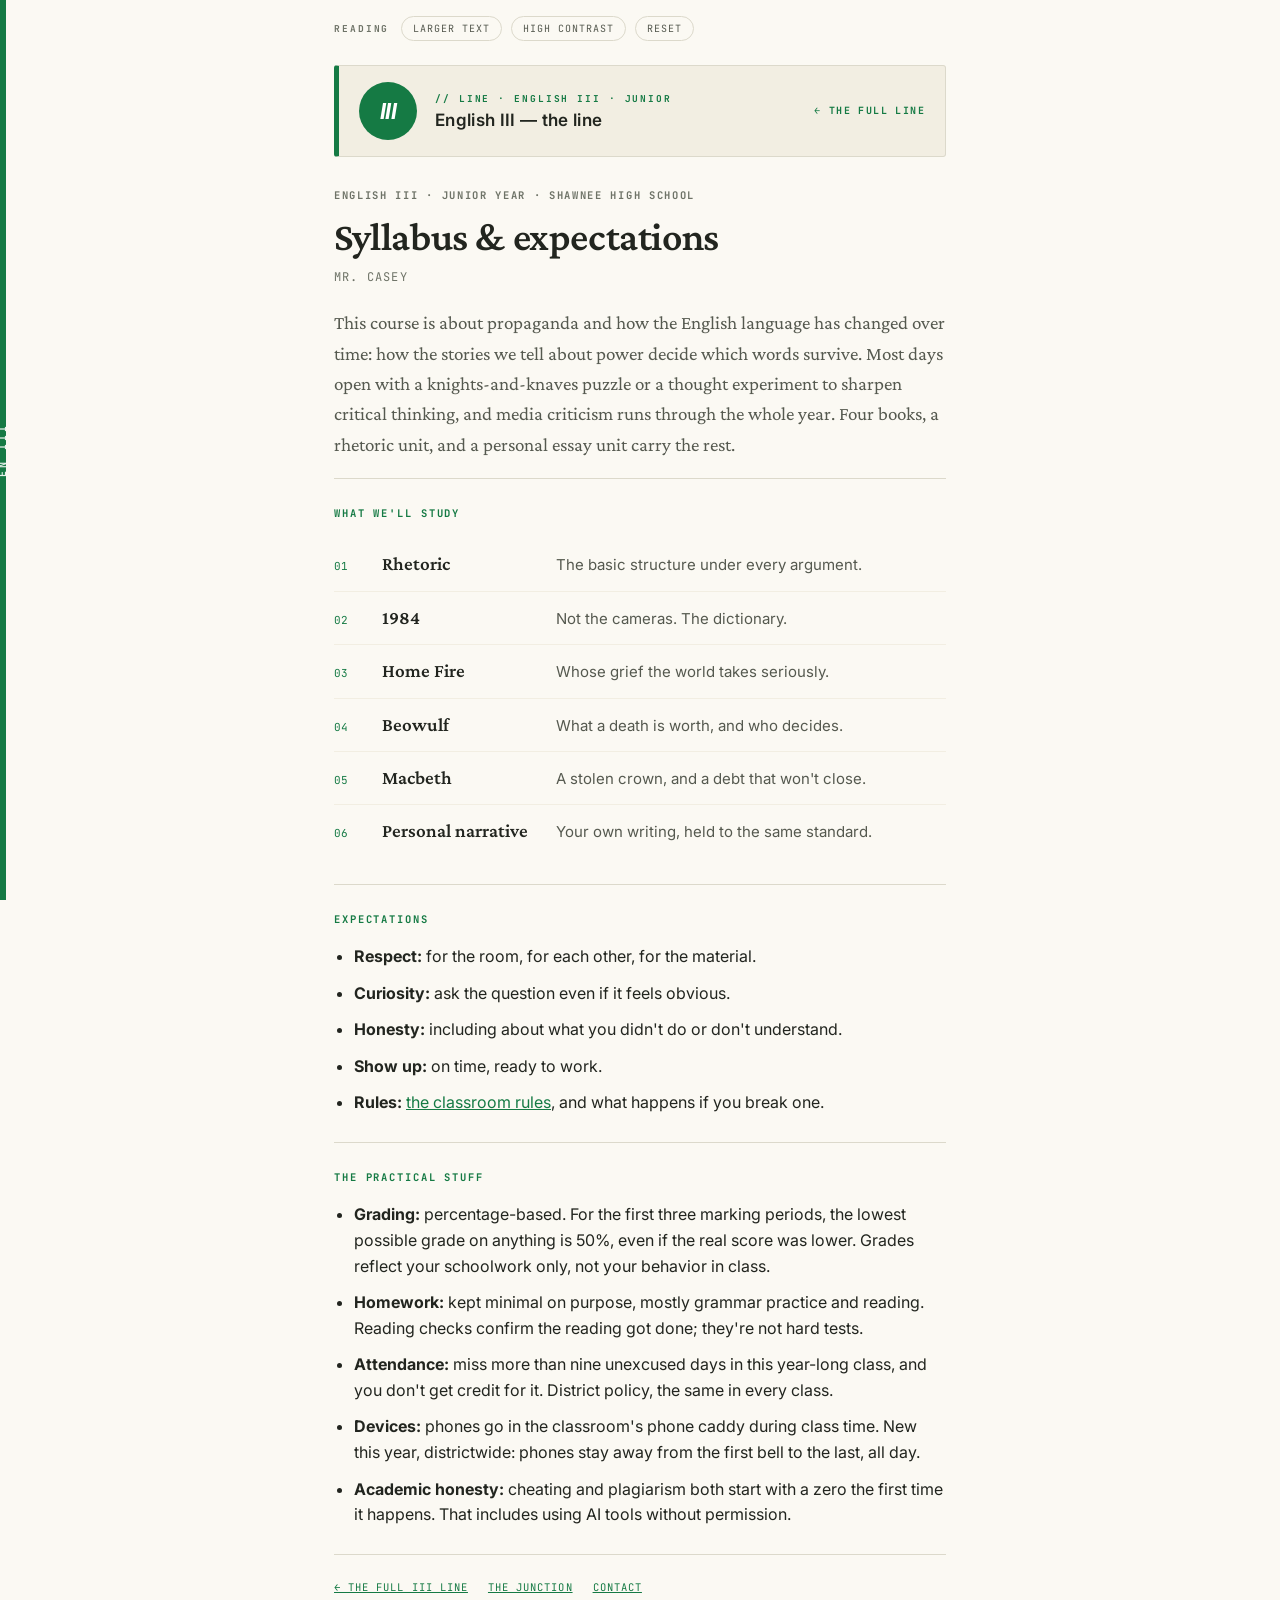
<file: syllabus/index.html>
<!DOCTYPE html>
<html lang="en">
<head>
<meta charset="UTF-8">
<meta name="viewport" content="width=device-width, initial-scale=1.0">
<title>English III — Syllabus &amp; expectations</title>
<meta name="description" content="English III at Shawnee: syllabus, grading, attendance, and classroom expectations for students and families.">
<link rel="icon" href="/favicon.svg" type="image/svg+xml">
<link rel="alternate icon" href="/favicon.ico" sizes="48x48 32x32 16x16">
<link rel="apple-touch-icon" href="/apple-touch-icon.png">
<meta name="theme-color" content="#FBF9F3">
<link rel="canonical" href="https://caseyenglish3.netlify.app/syllabus/">
<meta property="og:type" content="article">
<meta property="og:site_name" content="The Junction">
<meta property="og:title" content="English III — Syllabus &amp; expectations">
<meta property="og:description" content="Grading, homework, attendance, devices, and academic honesty for Junior English III at Shawnee, written plainly for families.">
<meta property="og:url" content="https://caseyenglish3.netlify.app/syllabus/">
<meta property="og:image" content="https://caseyenglish3.netlify.app/img/og-card.jpg">
<meta property="og:image:type" content="image/jpeg">
<meta property="og:image:width" content="1200">
<meta property="og:image:height" content="630">
<meta property="og:image:alt" content="The Conductor busking with an accordion on a green-tiled subway platform, under the words English III — the line.">
<meta name="twitter:card" content="summary_large_image">
<meta name="twitter:image" content="https://caseyenglish3.netlify.app/img/og-card.jpg">
<link rel="preconnect" href="https://fonts.googleapis.com">
<link rel="preconnect" href="https://fonts.gstatic.com" crossorigin>
<link href="https://fonts.googleapis.com/css2?family=Crimson+Pro:ital,wght@0,400;0,500;0,600&family=Inter:wght@400;500;600;700&family=JetBrains+Mono:wght@400;500;700&display=swap" rel="stylesheet">
<style>
/* ============================================================
   English III — syllabus page.

   Deliberately NOT the dark station chassis of the line page.
   This one is for families: light paper, short lines, plain
   words, no metaphor to decode. The only chassis cues are the
   green line stripe and the station plate at the top, so it
   still reads as part of the III line.
   ============================================================ */
:root {
  --paper:      #FBF9F3;
  --paper-2:    #F2EEE2;
  --ink:        #22251F;
  --ink-mid:    #55594F;
  --ink-dim:    #6E7367;
  --rule:       #DCD9CB;

  --line:       #157A44;   /* III green, darkened for paper */
  --line-bri:   #1B9E57;
  --line-bg:    #E4F0E7;

  --serif:      'Crimson Pro', Georgia, 'Times New Roman', serif;
  --sans:       'Inter', -apple-system, BlinkMacSystemFont, sans-serif;
  --mono:       'JetBrains Mono', 'IBM Plex Mono', ui-monospace, monospace;
}
html.hc {
  --paper: #FFFFFF; --paper-2: #FFFFFF;
  --ink: #000000; --ink-mid: #000000; --ink-dim: #000000;
  --rule: #000000;
  --line: #005C2E; --line-bri: #005C2E; --line-bg: #DFF3E6;
}

* { box-sizing: border-box; margin: 0; padding: 0; }
body {
  background: var(--paper);
  color: var(--ink);
  font-family: var(--sans);
  font-size: 17px;
  line-height: 1.65;
  -webkit-font-smoothing: antialiased;
}
html.big body { font-size: 20px; }

a { color: var(--line); }
a:hover { color: var(--line-bri); }
a:focus-visible, button:focus-visible { outline: 2px solid var(--line); outline-offset: 3px; }

/* line stripe — the one chassis cue */
.line-stripe {
  position: fixed; top: 0; bottom: 0; left: 0;
  width: 6px; background: var(--line); z-index: 5;
}
.line-stripe::after {
  content: "EN III";
  position: absolute; top: 50%; left: 50%;
  transform: translate(-50%, -50%) rotate(-90deg);
  font-family: var(--mono); font-weight: 700; font-size: 10px;
  letter-spacing: 0.3em; color: rgba(255,255,255,0.9); white-space: nowrap;
}
@media (max-width: 720px) { .line-stripe { width: 4px; } .line-stripe::after { display: none; } }

.wrap { max-width: 660px; margin: 0 auto; padding: 0 24px; }

/* accessibility bar */
.a11y {
  max-width: 660px; margin: 0 auto;
  padding: 16px 24px 0;
  display: flex; gap: 9px; flex-wrap: wrap; align-items: center;
}
.a11y .a11y-label {
  font-family: var(--mono); font-size: 9.5px; font-weight: 700;
  letter-spacing: 0.20em; text-transform: uppercase;
  color: var(--ink-dim); margin-right: 3px;
}
.a11y button {
  background: none; border: 1px solid var(--rule); color: var(--ink-mid);
  padding: 5px 11px; border-radius: 999px; cursor: pointer;
  font-family: var(--mono); font-size: 10px;
  letter-spacing: 0.10em; text-transform: uppercase;
}
.a11y button:hover { border-color: var(--line); color: var(--line); }
.a11y button[aria-pressed="true"] { background: var(--line); border-color: var(--line); color: #FFFFFF; }

/* station plate — links back to the line */
.plate {
  display: grid; grid-template-columns: 58px 1fr auto;
  gap: 18px; align-items: center;
  margin: 24px 0 0;
  padding: 16px 20px;
  background: var(--paper-2);
  border: 1px solid var(--rule);
  border-left: 5px solid var(--line);
  border-radius: 3px;
  text-decoration: none; color: inherit;
}
.plate:hover { border-color: var(--line); }
.plate .bullet {
  width: 58px; height: 58px; border-radius: 50%;
  background: var(--line); color: #FFFFFF;
  display: flex; align-items: center; justify-content: center;
  font-family: var(--sans); font-weight: 700; font-style: italic;
  font-size: 22px; letter-spacing: -0.02em;
}
.plate .plate-text { display: flex; flex-direction: column; gap: 3px; min-width: 0; }
.plate .plate-no {
  font-family: var(--mono); font-size: 9.5px; font-weight: 700;
  letter-spacing: 0.20em; text-transform: uppercase; color: var(--line);
}
.plate .plate-name {
  font-family: var(--sans); font-weight: 600; font-size: 17px;
  letter-spacing: 0.02em; color: var(--ink); line-height: 1.2;
}
.plate .plate-back {
  font-family: var(--mono); font-size: 10px; font-weight: 700;
  letter-spacing: 0.14em; text-transform: uppercase; color: var(--line);
  white-space: nowrap;
}
@media (max-width: 560px) {
  .plate { grid-template-columns: 46px 1fr; gap: 14px; padding: 14px 16px; }
  .plate .bullet { width: 46px; height: 46px; font-size: 18px; }
  .plate .plate-back { display: none; }
}

header.page { padding: 30px 0 18px; }
.eyebrow {
  font-family: var(--mono); font-size: 10.5px; font-weight: 700;
  letter-spacing: 0.16em; text-transform: uppercase;
  color: var(--ink-dim); margin: 0 0 10px;
}
h1 {
  font-family: var(--serif); font-size: clamp(30px, 5vw, 40px);
  font-weight: 600; margin: 0 0 8px; line-height: 1.15; letter-spacing: -0.01em;
}
.sub { font-family: var(--mono); font-size: 12px; letter-spacing: 0.10em; text-transform: uppercase; color: var(--ink-dim); margin: 0; }
.desc {
  font-family: var(--serif); font-size: 19px; line-height: 1.6;
  color: var(--ink-mid); margin: 20px 0 0; max-width: 58ch;
}

section { padding: 26px 0; border-top: 1px solid var(--rule); }
h2 {
  font-family: var(--mono); font-size: 10.5px; font-weight: 700;
  letter-spacing: 0.18em; text-transform: uppercase;
  margin: 0 0 16px; color: var(--line);
}
ul { margin: 0; padding-left: 20px; }
li { margin: 0 0 11px; font-size: 16px; line-height: 1.6; }
li:last-child { margin-bottom: 0; }

.study-list { list-style: none; padding: 0; margin: 0; }
.study-list li {
  display: grid; grid-template-columns: 34px 160px 1fr;
  gap: 14px; align-items: baseline;
  padding: 11px 0; border-bottom: 1px solid var(--paper-2); margin: 0;
}
.study-list li:last-child { border-bottom: none; }
.study-list .num { font-family: var(--mono); font-size: 11px; color: var(--line); }
.study-list .name { font-family: var(--serif); font-size: 19px; font-weight: 600; }
.study-list .desc-inline { color: var(--ink-mid); font-size: 15px; }
@media (max-width: 560px) {
  .study-list li { grid-template-columns: 28px 1fr; gap: 6px 12px; }
  .study-list .desc-inline { grid-column: 2; }
}

footer { padding: 24px 0 48px; border-top: 1px solid var(--rule); }
.foot-links {
  font-family: var(--mono); font-size: 10.5px;
  letter-spacing: 0.10em; text-transform: uppercase;
  display: flex; gap: 20px; flex-wrap: wrap;
}
.sr-only { position: absolute; width: 1px; height: 1px; overflow: hidden; clip: rect(0,0,0,0); white-space: nowrap; }
::selection{background:#4FCB8B;color:#08140C}
</style>
</head>
<body>

<h2 class="sr-only">English III syllabus and expectations: course description, what we'll study, classroom expectations, grading, homework, attendance, devices, and academic honesty policy.</h2>

<div class="line-stripe" aria-hidden="true"></div>

<div class="a11y" role="group" aria-label="Accessibility settings">
  <span class="a11y-label">Reading</span>
  <button type="button" id="btn-big" aria-pressed="false">Larger text</button>
  <button type="button" id="btn-hc" aria-pressed="false">High contrast</button>
  <button type="button" id="btn-reset">Reset</button>
</div>

<main class="wrap">

  <a class="plate" href="/" aria-label="Back to the English III line page">
    <span class="bullet" aria-hidden="true">III</span>
    <span class="plate-text">
      <span class="plate-no">// Line · English III · Junior</span>
      <span class="plate-name">English III — the line</span>
    </span>
    <span class="plate-back">← The full line</span>
  </a>

  <header class="page">
    <p class="eyebrow">English III · Junior year · Shawnee High School</p>
    <h1>Syllabus &amp; expectations</h1>
    <p class="sub">Mr. Casey</p>
    <p class="desc">This course is about propaganda and how the English language has changed over time: how the stories we tell about power decide which words survive. Most days open with a knights-and-knaves puzzle or a thought experiment to sharpen critical thinking, and media criticism runs through the whole year. Four books, a rhetoric unit, and a personal essay unit carry the rest.</p>
  </header>

  <section>
    <h2>What we'll study</h2>
    <ul class="study-list">
      <li><span class="num">01</span><span class="name">Rhetoric</span><span class="desc-inline">The basic structure under every argument.</span></li>
      <li><span class="num">02</span><span class="name">1984</span><span class="desc-inline">Not the cameras. The dictionary.</span></li>
      <li><span class="num">03</span><span class="name">Home Fire</span><span class="desc-inline">Whose grief the world takes seriously.</span></li>
      <li><span class="num">04</span><span class="name">Beowulf</span><span class="desc-inline">What a death is worth, and who decides.</span></li>
      <li><span class="num">05</span><span class="name">Macbeth</span><span class="desc-inline">A stolen crown, and a debt that won't close.</span></li>
      <li><span class="num">06</span><span class="name">Personal narrative</span><span class="desc-inline">Your own writing, held to the same standard.</span></li>
    </ul>
  </section>

  <section>
    <h2>Expectations</h2>
    <ul>
      <li><b>Respect:</b> for the room, for each other, for the material.</li>
      <li><b>Curiosity:</b> ask the question even if it feels obvious.</li>
      <li><b>Honesty:</b> including about what you didn't do or don't understand.</li>
      <li><b>Show up:</b> on time, ready to work.</li>
      <li><b>Rules:</b> <a href="/rules/">the classroom rules</a>, and what happens if you break one.</li>
    </ul>
  </section>

  <section>
    <h2>The practical stuff</h2>
    <ul>
      <li><b>Grading:</b> percentage-based. For the first three marking periods, the lowest possible grade on anything is 50%, even if the real score was lower. Grades reflect your schoolwork only, not your behavior in class.</li>
      <li><b>Homework:</b> kept minimal on purpose, mostly grammar practice and reading. Reading checks confirm the reading got done; they're not hard tests.</li>
      <li><b>Attendance:</b> miss more than nine unexcused days in this year-long class, and you don't get credit for it. District policy, the same in every class.</li>
      <li><b>Devices:</b> phones go in the classroom's phone caddy during class time. New this year, districtwide: phones stay away from the first bell to the last, all day.</li>
      <li><b>Academic honesty:</b> cheating and plagiarism both start with a zero the first time it happens. That includes using AI tools without permission.</li>
    </ul>
  </section>

  <footer>
    <div class="foot-links">
      <a href="/">← The full III line</a>
      <a href="https://shawneehub.netlify.app/">The Junction</a>
      <a href="https://shawneehub.netlify.app/pages/contact">Contact</a>
    </div>
  </footer>
</main>

<script>
(function(){
  var html = document.documentElement;
  var map = { big:'btn-big', hc:'btn-hc' };
  function store(k, v){ try { v === null ? localStorage.removeItem(k) : localStorage.setItem(k, v); } catch(e){} }
  function read(k){ try { return localStorage.getItem(k); } catch(e){ return null; } }
  function apply(){
    Object.keys(map).forEach(function(cls){
      var on = read('en3-' + cls) === '1';
      html.classList.toggle(cls, on);
      var b = document.getElementById(map[cls]);
      if (b) b.setAttribute('aria-pressed', on ? 'true' : 'false');
    });
  }
  Object.keys(map).forEach(function(cls){
    var b = document.getElementById(map[cls]);
    if (!b) return;
    b.addEventListener('click', function(){
      var on = read('en3-' + cls) === '1';
      store('en3-' + cls, on ? '0' : '1');
      apply();
    });
  });
  var r = document.getElementById('btn-reset');
  if (r) r.addEventListener('click', function(){
    Object.keys(map).forEach(function(cls){ store('en3-' + cls, null); });
    apply();
  });
  apply();
})();
</script>
</body>
</html>
</file>
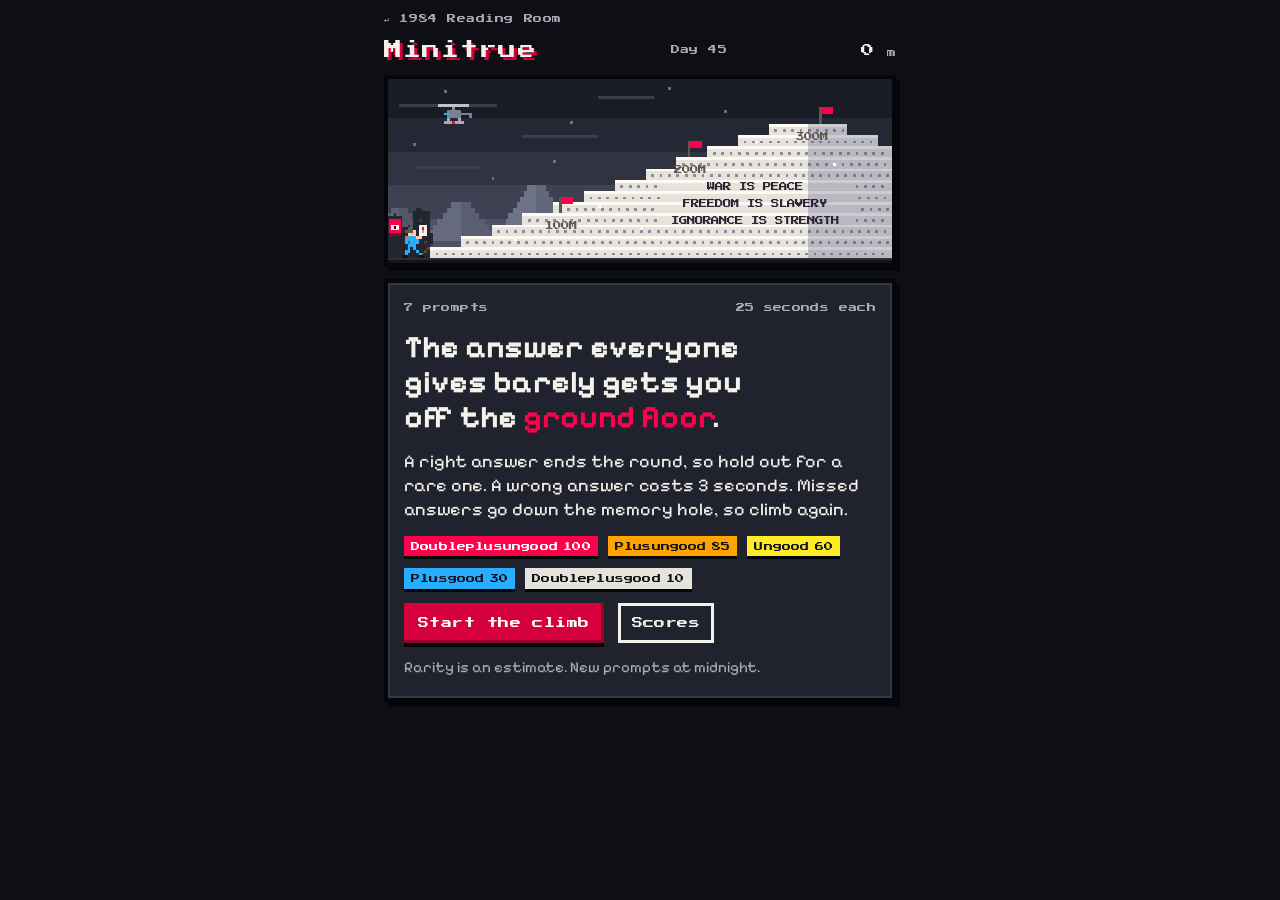
<file: 1984/minitrue.html>
<!doctype html>
<html lang="en">
<head>
<meta charset="utf-8">
<meta name="viewport" content="width=device-width,initial-scale=1,viewport-fit=cover">
<meta name="description" content="A daily game for the 1984 unit: name the answer nobody else gives.">
<title>Minitrue</title>
<link rel="icon" href="../favicon.svg" type="image/svg+xml">
<link rel="preconnect" href="https://fonts.googleapis.com">
<link rel="preconnect" href="https://fonts.gstatic.com" crossorigin>
<link rel="stylesheet" href="https://fonts.googleapis.com/css2?family=Pixelify+Sans:wght@400;500;600;700&family=Press+Start+2P&display=swap">
<style>
/* Layout: one narrow column. The Ministry of Truth sits on top on every screen; the panel below changes:
   rules, round, end of the climb, high scores. One 8-bit look in every theme: a cold grey London sky,
   the white pyramid, Party red. */
:root {
  --night: #0d0f15;
  --panel: #20232d;
  --panel-hi: #333746;
  --edge: #05060a;
  --ink: #f4f1ea;
  --muted: #a9aab7;
  --red: #ff004d;
  --red-btn: #d6003c;
  --red-deep: #6e0f2c;
  --steel: #c2c3c7;
  --t-top: #ff004d;
  --t-s: #ffa300;
  --t-r: #ffec27;
  --t-u: #29adff;
  --t-e: #e6e2dc;
  --t-miss: #5f574f;
  --dark-ink: #11131a;
  --pixel: "Press Start 2P", "Courier New", ui-monospace, monospace;
  --text: "Pixelify Sans", "Trebuchet MS", "Helvetica Neue", Arial, sans-serif;
  color-scheme: dark;
  padding-top: env(safe-area-inset-top, 0px);
  padding-bottom: env(safe-area-inset-bottom, 0px);
}
* { box-sizing: border-box; }
[hidden] { display: none !important; }
html, body { height: 100%; }
body { margin: 0; background: var(--night); color: var(--ink); font-family: var(--text); font-size: 18px; line-height: 1.35; -webkit-font-smoothing: none; }
.app {
  max-width: 34rem; margin: 0 auto; min-height: 100%;
  display: flex; flex-direction: column; gap: 12px;
  padding-left: max(16px, env(safe-area-inset-left, 0px));
  padding-right: max(16px, env(safe-area-inset-right, 0px));
  padding-block: 12px 24px;
}
button, input { font: inherit; color: inherit; }
:focus-visible { outline: 3px solid var(--red); outline-offset: 2px; }
p { margin: 0; }

.home { align-self: flex-start; color: var(--muted); font-family: var(--pixel); font-size: 9px; letter-spacing: 0.06em; text-decoration: none; line-height: 1.6; }
.home:hover { color: var(--ink); }

/* Top bar */
.bar { display: flex; align-items: center; justify-content: space-between; gap: 10px; }
.mark { margin: 0; font-family: var(--pixel); font-weight: 400; font-size: 18px; letter-spacing: 0.06em; color: var(--ink); text-shadow: 3px 3px 0 var(--red-btn); }
.meta { font-family: var(--pixel); font-size: 9px; color: var(--muted); letter-spacing: 0.04em; line-height: 1.6; }
.alt { font-family: var(--pixel); font-size: 13px; white-space: nowrap; color: var(--ink); }
.alt small { font-size: 9px; color: var(--muted); }

/* The Ministry */
.scene { display: block; width: 100%; height: auto; max-width: 100%; border: 4px solid var(--edge); box-shadow: 4px 4px 0 var(--edge); background: #1b1d26; }
.scene .lbl { fill: #5f574f; font-family: var(--pixel); font-size: 6px; }
.scene .slogan { fill: #2a2433; font-family: var(--pixel); font-size: 6px; }
.climber { transition: transform 1.2s steps(14, end); }
.heli { animation: patrol 9s steps(18) infinite alternate; }
.heli .lamp { animation: blink 1s steps(1) infinite; }
.glint { animation: blink 2.4s steps(1) infinite; }
.glint:nth-child(2n) { animation-delay: -0.8s; }
.glint:nth-child(3n) { animation-delay: -1.6s; }
@keyframes patrol { from { transform: translate(0, 0); } 50% { transform: translate(40px, 4px); } to { transform: translate(90px, -2px); } }

/* Panels */
.card { background: var(--panel); border: 4px solid var(--edge); box-shadow: 4px 4px 0 var(--edge), inset 0 0 0 2px var(--panel-hi); padding: 18px 16px 20px; display: flex; flex-direction: column; gap: 14px; }
.kicker { font-family: var(--pixel); font-size: 9px; letter-spacing: 0.04em; line-height: 1.6; color: var(--muted); display: flex; justify-content: space-between; gap: 8px; }
.lead { font-family: var(--text); font-weight: 700; font-size: clamp(1.55rem, 6vw, 1.95rem); line-height: 1.12; color: var(--ink); text-wrap: balance; }
.lead em { font-style: normal; color: var(--red); }
.prompt { margin: 0; font-family: var(--text); font-weight: 600; font-size: clamp(1.55rem, 6.4vw, 2rem); line-height: 1.15; text-wrap: balance; }
.rules { max-width: 62ch; }
.fine { color: var(--muted); font-size: 0.95rem; }

.btn { appearance: none; border: 0; border-radius: 0; background: var(--red-btn); color: #fff; font-family: var(--pixel); font-size: 11px; letter-spacing: 0.04em; line-height: 1.4; padding: 13px 14px 12px; cursor: pointer; box-shadow: inset -3px -3px 0 rgba(0,0,0,0.3), 0 4px 0 var(--edge); }
.btn:hover { background: #ec0045; }
.btn:active { transform: translateY(2px); box-shadow: inset -3px -3px 0 rgba(0,0,0,0.3), 0 2px 0 var(--edge); }
.btn:disabled { opacity: 0.5; cursor: default; transform: none; }
.btn.quiet { background: transparent; color: var(--ink); box-shadow: inset 0 0 0 3px var(--ink); }
.btn.quiet:hover { color: #ff5c7a; box-shadow: inset 0 0 0 3px #ff5c7a; }
.row { display: flex; align-items: center; flex-wrap: wrap; gap: 12px 14px; }

/* Newspeak grades: top rung is the rarest */
.ladder { list-style: none; margin: 0; padding: 0; display: flex; flex-wrap: wrap; gap: 12px 10px; }
.ladder li { display: flex; }
.ladder .chip b { font-weight: 400; margin-left: 0.6em; }

.chip { display: inline-block; padding: 5px 7px 4px; font-family: var(--pixel); font-size: 9px; letter-spacing: 0.02em; line-height: 1.3; color: var(--dark-ink); background: var(--t-e); white-space: nowrap; box-shadow: 0 3px 0 var(--edge); }
.chip[data-t="top"] { background: var(--t-top); color: #fff; }
.chip[data-t="s"] { background: var(--t-s); }
.chip[data-t="r"] { background: var(--t-r); }
.chip[data-t="u"] { background: var(--t-u); }
.chip[data-t="e"] { background: var(--t-e); }
.chip[data-t="miss"] { background: var(--t-miss); color: var(--ink); }

/* Timer: one block a second */
.clock { display: flex; align-items: center; gap: 10px; }
.track { flex: 1; min-width: 0; display: grid; grid-template-columns: repeat(25, 1fr); gap: 2px; height: 14px; padding: 2px; background: var(--edge); }
.track span { background: var(--steel); }
.track span.off { background: #262935; }
.clock.low .track span:not(.off) { background: var(--red); }
.secs { width: 2.6rem; text-align: right; font-family: var(--pixel); font-size: 12px; }
.clock.low .secs { color: var(--red); }

/* Guess form */
#askArea, #resultArea { display: grid; grid-template-columns: minmax(0, 1fr); gap: 12px; }
#resultArea .btn { justify-self: start; margin-top: 4px; }
.guess { display: flex; gap: 10px; }
.guess input { flex: 1; min-width: 0; border: 0; border-radius: 0; background: var(--night); color: var(--ink); padding: 11px 12px; font-size: 1.2rem; box-shadow: inset 0 0 0 3px var(--edge), inset 3px 3px 0 3px #000; caret-color: var(--red); }
.guess input::placeholder { color: #6b6d80; }
.shake { animation: shake 0.3s steps(3); }
@keyframes shake { 33% { transform: translateX(-6px); } 66% { transform: translateX(6px); } }
.feedback { min-height: 1.4em; color: #ff6b8f; }
.misses { list-style: none; margin: 0; padding: 0; display: flex; flex-wrap: wrap; gap: 6px 14px; color: var(--muted); }
.misses li { text-decoration: line-through; }

/* Result */
.verdict { display: flex; align-items: center; flex-wrap: wrap; gap: 8px 12px; }
.gain { font-family: var(--pixel); font-size: 10px; line-height: 1.6; color: var(--ink); }
.yours { font-size: 1.5rem; line-height: 1.2; font-weight: 600; }
.yours.none { color: var(--muted); font-weight: 400; }

/* End of a climb */
.height { font-family: var(--pixel); font-size: clamp(1.9rem, 9vw, 2.5rem); line-height: 1.1; color: var(--ink); text-shadow: 4px 4px 0 var(--red-btn); }
.height small { font-size: 0.45em; color: var(--muted); text-shadow: none; }
.bandname { font-size: 1.25rem; color: var(--ink); }
.squares { font-size: 1.4rem; letter-spacing: 0.06em; user-select: all; }
.copied { color: var(--muted); }
.post { display: flex; align-items: center; flex-wrap: wrap; gap: 10px 14px; padding: 12px; background: var(--edge); }
.post label { font-family: var(--pixel); font-size: 9px; line-height: 1.7; color: var(--muted); }
.post input { width: 5.6em; font-family: var(--pixel); font-size: 20px; letter-spacing: 0.35em; text-transform: uppercase; padding: 8px 2px 6px 10px; border: 0; border-bottom: 4px solid var(--red); border-radius: 0; background: transparent; color: var(--ink); }
.post input::placeholder { color: #5b5d70; }
.posted { color: var(--muted); }
.recap { list-style: none; margin: 0; padding: 12px 0 0; display: grid; gap: 6px; border-top: 3px dashed var(--panel-hi); }
.recap li { display: grid; grid-template-columns: 0.75rem 1fr auto; gap: 8px; align-items: center; font-size: 1rem; }
.recap .dot { width: 0.75rem; height: 0.75rem; background: var(--t-miss); }
.recap .dot[data-t="top"] { background: var(--t-top); }
.recap .dot[data-t="s"] { background: var(--t-s); }
.recap .dot[data-t="r"] { background: var(--t-r); }
.recap .dot[data-t="u"] { background: var(--t-u); }
.recap .dot[data-t="e"] { background: var(--t-e); }
.recap .q { min-width: 0; color: var(--muted); overflow: hidden; text-overflow: ellipsis; white-space: nowrap; }
.recap .a { font-weight: 600; text-align: right; }
.close { font-size: 1.05rem; color: var(--muted); }
.close em { font-style: normal; color: var(--ink); }

/* High scores: an arcade cabinet's table */
.arcade { background: var(--edge); color: var(--ink); border: 4px solid #000; box-shadow: 4px 4px 0 #000, inset 0 0 0 3px var(--panel-hi); padding: 22px 16px 20px; display: flex; flex-direction: column; gap: 16px; font-family: var(--pixel); }
.arc-title { text-align: center; color: var(--red); font-size: 16px; letter-spacing: 0.08em; line-height: 1.5; text-shadow: 3px 3px 0 var(--red-deep); }
.arc-tabs { display: flex; justify-content: center; gap: 10px; }
.arc-tabs button { appearance: none; background: transparent; border: 0; border-bottom: 4px solid transparent; color: var(--muted); font-family: var(--pixel); font-size: 10px; padding: 8px 6px; cursor: pointer; }
.arc-tabs button[aria-selected="true"] { color: var(--ink); border-bottom-color: var(--red); }
.arc-rows { list-style: none; margin: 0; padding: 0; display: grid; gap: 12px; font-size: 12px; line-height: 1.4; }
.arc-rows li { display: grid; grid-template-columns: 4.4em 1fr auto; gap: 8px; align-items: baseline; }
.arc-rows li:nth-child(1) { color: var(--red); }
.arc-rows li:nth-child(2) { color: #ff8fa6; }
.arc-rows li:nth-child(3) { color: var(--t-s); }
.arc-rows .rank { color: inherit; opacity: 0.75; }
.arc-rows .who { letter-spacing: 0.25em; }
.arc-rows .m { text-align: right; }
.arc-rows li.me { color: var(--t-u); animation: blink 0.5s steps(1) 6; }
.arc-rows .empty { grid-template-columns: 1fr; color: var(--muted); text-align: center; line-height: 1.8; }
@keyframes blink { 50% { opacity: 0; } }
.arc-foot { text-align: center; color: var(--muted); font-size: 9px; line-height: 1.8; }
.arcade .row { justify-content: center; }

@media (max-width: 380px) {
  .arc-rows { font-size: 11px; }
}
@media (prefers-reduced-motion: reduce) {
  .climber { transition: none; }
  .shake, .arc-rows li.me, .heli, .heli .lamp, .glint { animation: none; }
}
::selection{background:#4FCB8B;color:#08140C}
</style>
</head>
<body>
<div class="app">
  <a class="home" href="./">&#8617; 1984 Reading Room</a>
  <header class="bar">
    <h1 class="mark">Minitrue</h1>
    <span class="meta" id="metaLabel">Day 1</span>
    <span class="alt"><span id="altNum">0</span> <small>m</small></span>
  </header>

  <svg class="scene" id="scene" viewBox="0 0 360 132" shape-rendering="crispEdges" role="img" aria-label="Winston carrying a paper up the Ministry of Truth, at 0 meters">
    <g id="bg" aria-hidden="true"></g>
    <g id="heli" class="heli" aria-hidden="true"></g>
    <g id="climber" class="climber" aria-hidden="true"></g>
  </svg>

  <section class="card" id="startCard" aria-labelledby="startLead">
    <p class="kicker"><span>7 prompts</span><span>25 seconds each</span></p>
    <p class="lead" id="startLead">The answer everyone gives barely gets you off the <em>ground floor</em>.</p>
    <p class="rules">A right answer ends the round, so hold out for a rare one. A wrong answer costs 3 seconds. Missed answers go down the memory hole, so climb again.</p>
    <ol class="ladder" id="ladder"></ol>
    <div class="row">
      <button class="btn" id="startBtn" type="button">Start the climb</button>
      <button class="btn quiet" id="scoresBtn" type="button">Scores</button>
    </div>
    <p class="fine" id="startFine">Rarity is an estimate. New prompts at midnight.</p>
  </section>

  <section class="card" id="playCard" hidden>
    <p class="kicker"><span id="groupLabel">From the novel</span><span id="roundLabel">1 of 7</span></p>
    <h2 class="prompt" id="promptText">Name a character in 1984.</h2>
    <div id="askArea">
      <div class="clock" id="clock">
        <div class="track" id="track"></div>
        <span class="secs" id="timerNum">25</span>
      </div>
      <form class="guess" id="guessForm" autocomplete="off">
        <input id="guess" name="guess" type="text" aria-label="Your answer" autocomplete="off" autocapitalize="off" autocorrect="off" spellcheck="false" enterkeyhint="go" placeholder="Your answer">
        <button class="btn" id="sendBtn" type="submit">Send</button>
      </form>
      <p class="feedback" id="feedback" aria-live="polite"></p>
      <ul class="misses" id="misses"></ul>
    </div>
    <div id="resultArea" hidden aria-live="polite">
      <div class="verdict"><span class="chip" id="resTier" data-t="e">Doubleplusgood</span><span class="gain" id="resGain">+10 points</span></div>
      <p class="yours" id="resAnswer">Winston</p>
      <button class="btn" id="nextBtn" type="button">Next prompt</button>
    </div>
  </section>

  <section class="card" id="endCard" hidden>
    <p class="kicker" id="endMode" hidden>Practice run, not on the board</p>
    <p class="height"><span id="endMeters">0</span> <small>m</small></p>
    <p class="bandname" id="endBand">Still on the ground floor</p>
    <div class="row">
      <span class="squares" id="endSquares" aria-label="Your seven rounds"></span>
      <button class="btn quiet" id="copyBtn" type="button">Copy result</button>
      <span class="copied" id="copyMsg" aria-live="polite"></span>
    </div>
    <form class="post" id="postForm" autocomplete="off" hidden>
      <label for="initials">ENTER YOUR<br>INITIALS</label>
      <input id="initials" name="initials" type="text" maxlength="3" autocomplete="off" autocapitalize="characters" autocorrect="off" spellcheck="false" placeholder="AAA" enterkeyhint="send">
      <button class="btn" id="postBtn" type="submit">POST</button>
    </form>
    <p class="feedback" id="postMsg" aria-live="polite" hidden></p>
    <ol class="recap" id="recap"></ol>
    <div class="row">
      <button class="btn" id="againBtn" type="button">Play again</button>
      <button class="btn quiet" id="endScoresBtn" type="button">Scores</button>
    </div>
    <p class="close">The paper goes down the memory hole. <em>Who controls the past controls the future.</em></p>
  </section>

  <section class="arcade" id="boardCard" hidden aria-labelledby="boardTitle">
    <p class="arc-title" id="boardTitle">HIGH SCORES</p>
    <div class="arc-tabs" role="tablist">
      <button type="button" role="tab" id="tabToday" data-tab="today" aria-selected="true">TODAY</button>
      <button type="button" role="tab" id="tabAll" data-tab="all" aria-selected="false">ALL TIME</button>
    </div>
    <ol class="arc-rows" id="boardRows" aria-live="polite"></ol>
    <p class="arc-foot" id="boardFoot"></p>
    <div class="row">
      <button class="btn" id="boardPlay" type="button">Play</button>
      <button class="btn quiet" id="boardBack" type="button">Back</button>
    </div>
  </section>
</div>

<script>
/* Minitrue engine: pure functions shared by the page and the tests. */
var Engine = (function () {
  var STOP = { a: 1, an: 1, the: 1, of: 1, his: 1, her: 1, their: 1, its: 1, and: 1, "in": 1, at: 1, to: 1, mr: 1, comrade: 1, my: 1, your: 1 };
  var TIERS = {
    top: { name: "Doubleplusungood", pts: 100, emoji: "🟥" },
    s: { name: "Plusungood", pts: 85, emoji: "🟧" },
    r: { name: "Ungood", pts: 60, emoji: "🟨" },
    u: { name: "Plusgood", pts: 30, emoji: "🟦" },
    e: { name: "Doubleplusgood", pts: 10, emoji: "⬜" },
    miss: { name: "Out of time", pts: 0, emoji: "⬛" }
  };
  var ORDER = ["top", "s", "r", "u", "e"];
  var MAX_POINTS = 700, TOP_METERS = 300;

  // The same folding the server uses: no accents, case, punctuation, small words, or plural s.
  function norm(str) {
    var s = String(str || "").normalize("NFD").replace(/[̀-ͯ]/g, "").toLowerCase();
    s = s.replace(/œ/g, "oe").replace(/æ/g, "ae").replace(/ß/g, "ss");
    s = s.replace(/[’'`´ʼ‘]/g, "").replace(/&/g, " and ");
    s = s.replace(/[^a-z0-9]+/g, " ").trim();
    if (!s) return "";
    var w = s.split(" "), kept = w.filter(function (x) { return !STOP[x]; });
    if (kept.length) w = kept;
    return w.map(function (x) { return x.length > 3 && x.charAt(x.length - 1) === "s" && x.charAt(x.length - 2) !== "s" ? x.slice(0, -1) : x; }).join("");
  }

  function nyDate(date) {
    return new Intl.DateTimeFormat("en-CA", { timeZone: "America/New_York", year: "numeric", month: "2-digit", day: "2-digit" }).format(date);
  }
  function dayNumber(dateStr, epoch) {
    var ms = Date.parse(dateStr + "T00:00:00Z") - Date.parse(epoch + "T00:00:00Z");
    return Math.max(1, Math.floor(ms / 86400000) + 1);
  }
  function meters(points) { return Math.round(points * TOP_METERS / MAX_POINTS); }

  function band(points) {
    if (points >= 550) return "At the top of the Ministry";
    if (points >= 400) return "Near the top";
    if (points >= 250) return "Halfway up";
    if (points >= 100) return "On the lower terraces";
    return "Still on the ground floor";
  }

  return { TIERS: TIERS, ORDER: ORDER, MAX_POINTS: MAX_POINTS, norm: norm, nyDate: nyDate, dayNumber: dayNumber, meters: meters, band: band };
})();
if (typeof module !== "undefined") module.exports = Engine;
</script>
<script>
(function () {
  "use strict";
  var E = Engine;
  var DATA = JSON.parse(new TextDecoder().decode(Uint8Array.from(atob("[base64]"), function (c) { return c.charCodeAt(0); })));
  var API = "https://shawnee-minitrue.netlify.app"; // the game server holds the answers and the high scores
  var ROUND_MS = 25000, PENALTY_MS = 3000, LOW_MS = 8000, GRACE_MS = 6000;
  var $ = function (id) { return document.getElementById(id); };
  function store(k, v) { try { if (v === undefined) return localStorage.getItem(k); localStorage.setItem(k, v); } catch (e) { return null; } }

  // Which day. A link ending #day1, #day2... opens that set as a practice run that doesn't go on the board.
  var today = E.nyDate(new Date());
  var todayNum = E.dayNumber(today, DATA.epoch);
  var dayNum = todayNum, practice = false;
  var hm = /^#day([1-9]\d*)$/.exec(location.hash || "");
  if (hm) {
    var asked = parseInt(hm[1], 10);
    if (asked <= todayNum) { practice = true; dayNum = asked; }
  }
  var setIds = DATA.days[(dayNum - 1) % DATA.days.length];
  var KEY = "minitrue:" + today;

  function newRunId() {
    try { if (crypto.randomUUID) return crypto.randomUUID(); } catch (e) {}
    return (Date.now().toString(36) + Math.random().toString(36).slice(2, 12) + Math.random().toString(36).slice(2, 12)).slice(0, 32);
  }
  function fresh() { return { v: 1, day: dayNum, run: newRunId(), round: 0, phase: "rules", deadline: 0, misses: [], results: [], posted: "" }; }
  var state = null;
  function load() {
    if (practice) return fresh();
    try {
      var s = JSON.parse(store(KEY) || "null");
      if (s && s.v === 1 && s.day === dayNum && Array.isArray(s.results)) return s;
    } catch (e) {}
    return fresh();
  }
  function save() { if (!practice) store(KEY, JSON.stringify(state)); }

  function points() { return state.results.reduce(function (n, r) { return n + r.pts; }, 0); }
  function fmt(n) { return n.toLocaleString("en-US"); }

  // ----- the Ministry of Truth -----
  // Twelve terraces. Terrace j covers x from 30+22j to 570-22j, 8 units tall; the apex is at x 300.
  // Winston walks from the street (X0, 0 m) up the left face to the apex (X1, 300 m).
  var X0 = 20, X1 = 300;
  function ridgeY(x) {
    if (x < 30) return 128;
    return 120 - 8 * Math.min(11, Math.floor((x - 30) / 22), Math.floor((570 - x) / 22));
  }
  function rect(x, y, w, h, c, cls) { return '<rect' + (cls ? ' class="' + cls + '"' : "") + ' x="' + x + '" y="' + y + '" width="' + w + '" height="' + h + '" fill="' + c + '"></rect>'; }
  function sprite(rows, colors, ox, oy, px) {
    var out = "";
    rows.forEach(function (row, r) {
      for (var c = 0; c < row.length; c++) if (colors[row[c]]) out += rect(ox + c * px, oy + r * px, px, px, colors[row[c]]);
    });
    return out;
  }
  // A small stepped pyramid: center x, base y, half width, height, step size, two tones.
  function ziggurat(cx, base, half, h, step, lit, shade) {
    var out = "", levels = Math.floor(h / step);
    for (var j = 0; j < levels; j++) {
      var w = half - Math.round(j * (half - step) / levels), y = base - (j + 1) * step;
      out += rect(cx - w, y, w, step, lit) + rect(cx, y, w, step, shade);
    }
    return out;
  }
  var SLOGANS = ["WAR IS PEACE", "FREEDOM IS SLAVERY", "IGNORANCE IS STRENGTH"];
  var SLOGAN_X = 262, SLOGAN_Y = [80, 92, 104];
  var MAN = [
    "......ppp.",
    "..hh..prp.",
    ".hhhs.plp.",
    "..sss.ppp.",
    "..bbbss...",
    ".bbbbb....",
    ".bdbbb....",
    "..bbb.....",
    "..b.b.....",
    ".bb..b....",
    ".b....b...",
    "kk....kk.."
  ];
  var MAN_C = { h: "#5f574f", s: "#ffccaa", b: "#29adff", d: "#1d6fb8", k: "#11131a", p: "#fff1e8", l: "#a9aab7", r: "#ff004d" };
  var HELI = [
    "rrrrrrrrrrr.",
    ".....m......",
    "...bbbbb....",
    "..wwbbbbbbbt",
    "...bbbbb...t",
    "...k...k....",
    "..kkkkkkk..."
  ];
  var HELI_C = { r: "#c2c3c7", m: "#8a8d9b", b: "#7b7f92", w: "#29adff", t: "#7b7f92", k: "#a9aab7" };

  function drawScene() {
    var out = "";
    // Sky: a cold grey April, darker at the top.
    [["#1b1d26", 0, 28], ["#242734", 28, 52], ["#2f3342", 52, 76], ["#3d4152", 76, 100], ["#4d5164", 100, 128]].forEach(function (b) { out += rect(0, b[1], 360, b[2] - b[1], b[0]); });
    [[8, 18, 70], [96, 40, 54], [150, 12, 40], [20, 62, 46]].forEach(function (s) { out += rect(s[0], s[1], s[2], 2, "#3a3e4f"); });
    [[40, 8], [130, 30], [18, 46], [74, 70], [118, 58], [200, 6], [240, 22]].forEach(function (s) { out += rect(s[0], s[1], 2, 2, "#6b6f82"); });
    // The other three Ministries, far off in the haze.
    out += ziggurat(8, 112, 16, 20, 4, "#5d6073", "#535669");
    out += ziggurat(52, 116, 26, 30, 4, "#666a7d", "#5a5e71");
    out += ziggurat(106, 116, 30, 42, 4, "#6f7386", "#63677a");
    // Ruined London at street level, propped with timber.
    [[0, 98, 10, 30], [10, 106, 8, 22], [18, 94, 12, 34], [26, 110, 6, 18]].forEach(function (b) { out += rect(b[0], b[1], b[2], b[3], "#23252f"); });
    out += rect(4, 96, 2, 2, "#23252f") + rect(20, 92, 4, 2, "#23252f") + rect(14, 104, 2, 2, "#23252f");
    [[12, 112], [14, 108], [22, 100], [22, 108], [26, 116]].forEach(function (w, k) { out += rect(w[0], w[1], 2, 2, k % 3 ? "#3a3d4a" : "#b08d2e"); });
    for (var t = 0; t < 5; t++) out += rect(30 - t * 2, 118 + t * 2, 2, 2, "#5a4334");
    // A poster on the ruin: a watching eye.
    out += rect(1, 100, 8, 12, "#ff004d") + rect(2, 104, 6, 4, "#fff1e8") + rect(4, 105, 2, 2, "#11131a") + rect(1, 110, 8, 2, "#6e0f2c");
    // The street.
    out += rect(0, 128, 360, 4, "#14151c") + rect(0, 128, 360, 1, "#2a2c37");
    // The Ministry of Truth: twelve terraces of white concrete, lit on the left, shaded on the right.
    for (var j = 0; j < 12; j++) {
      var L = 30 + 22 * j, R = 570 - 22 * j, y = 120 - 8 * j;
      out += rect(L, y, Math.min(300, R) - L, 8, "#e6e2dc") + rect(300, y, Math.max(0, R - 300), 8, "#b9b8c0");
      out += rect(L, y, Math.min(300, R) - L, 2, "#fffaf2") + rect(300, y, Math.max(0, R - 300), 2, "#cdccd3");
      // Rows of windows: three thousand rooms above ground. Leave the slogans clear.
      for (var x = L + 4; x < Math.min(R, 360) - 2; x += 6) {
        if (x > 192 && x < 334 && y + 4 > 68 && y + 4 < 108) continue;
        out += rect(x, y + 4, 2, 2, x < 300 ? "#8f8c9a" : "#7b7a87");
      }
    }
    // Glints on the white concrete.
    [[90, 114], [150, 90], [210, 66], [262, 44], [318, 60], [180, 106]].forEach(function (g) { out += rect(g[0], g[1], 2, 2, "#ffffff", "glint"); });
    // The three slogans, picked out on the white face.
    SLOGANS.forEach(function (s, k) { out += '<text class="slogan" x="' + SLOGAN_X + '" y="' + SLOGAN_Y[k] + '" text-anchor="middle">' + s + "</text>"; });
    // Height marks every 100 meters.
    [100, 200, 300].forEach(function (m) {
      var x = Math.round((X0 + (X1 - X0) * m / 300) / 2) * 2, y = ridgeY(x), top = m === 300;
      out += rect(x + 8, y - 12, 2, 12, "#5f574f") + rect(x + 10, y - 12, 8, 5, "#ff004d");
      out += '<text class="lbl" x="' + (top ? x + 14 : x - 2) + '" y="' + (y + 12) + '" text-anchor="' + (top ? "end" : "start") + '">' + m + "M</text>";
    });
    $("bg").innerHTML = out;
    $("heli").innerHTML = sprite(HELI, HELI_C, 36, 18, 2) + rect(46, 30, 2, 2, "#ff004d", "lamp");
    $("climber").innerHTML = sprite(MAN, MAN_C, -10, -24, 2);
  }
  function placeWinston(p, instant) {
    var f = Math.min(1, p / E.MAX_POINTS);
    var x = Math.round((X0 + (X1 - X0) * f) / 2) * 2, g = $("climber");
    if (instant) g.style.transition = "none";
    g.style.transform = "translate(" + x + "px," + ridgeY(x) + "px)";
    if (instant) { void g.getBoundingClientRect(); g.style.transition = ""; }
    $("altNum").textContent = fmt(E.meters(p));
    $("scene").setAttribute("aria-label", "Winston carrying a paper up the Ministry of Truth, at " + E.meters(p) + " meters");
  }

  var VIEWS = ["startCard", "playCard", "endCard", "boardCard"];
  function show(id) { VIEWS.forEach(function (v) { $(v).hidden = v !== id; }); }
  function dayText() { return (practice ? "Practice, day " : "Day ") + dayNum; }
  function esc(s) { return String(s).replace(/[&<>"]/g, function (c) { return { "&": "&amp;", "<": "&lt;", ">": "&gt;", '"': "&quot;" }[c]; }); }

  function renderLadder() {
    $("ladder").innerHTML = E.ORDER.map(function (t) {
      return '<li><span class="chip" data-t="' + t + '">' + E.TIERS[t].name + "<b>" + E.TIERS[t].pts + "</b></span></li>";
    }).join("");
  }

  // ----- checking a guess -----
  function check(val) {
    return fetch(API + "/api/guess", {
      method: "POST", headers: { "content-type": "text/plain" },
      body: JSON.stringify({ day: state.day, round: state.round, run: state.run, guess: val })
    }).then(function (r) {
      return r.json().then(function (j) { if (!r.ok) throw new Error(j.error || "Error"); return j; });
    });
  }

  // ----- a round -----
  var raf = 0, busy = false, shownSecs = -1, blocks = [];
  (function () {
    var t = $("track");
    for (var k = 0; k < ROUND_MS / 1000; k++) t.appendChild(document.createElement("span"));
    blocks = t.children;
  })();
  function current() { return DATA.prompts[setIds[state.round]]; }

  // Count this climb once on the server, for the play tally on the high-score board.
  function countPlay() {
    if (state.played) return;
    var run = state.run;
    fetch(API + "/api/play", { method: "POST", headers: { "content-type": "text/plain" }, keepalive: true, body: JSON.stringify({ day: state.day, run: run }) })
      .then(function (r) { if (r.ok && state.run === run) { state.played = true; save(); } }, function () {});
  }

  function startRound() {
    var p = current();
    countPlay();
    state.phase = "play";
    if (!state.deadline) state.deadline = Date.now() + ROUND_MS;
    save();
    show("playCard");
    $("metaLabel").textContent = dayText();
    $("groupLabel").textContent = DATA.groups[p.g];
    $("roundLabel").textContent = (state.round + 1) + " of " + setIds.length;
    $("promptText").textContent = p.q;
    $("askArea").hidden = false;
    $("resultArea").hidden = true;
    $("feedback").textContent = "";
    renderMisses();
    setBusy(false);
    shownSecs = -1;
    var input = $("guess");
    input.value = "";
    input.focus();
    tick();
  }
  function renderMisses() {
    $("misses").innerHTML = state.misses.map(function (m) { return "<li>" + esc(m) + "</li>"; }).join("");
  }
  function setBusy(b) {
    busy = b;
    $("guess").disabled = b;
    $("sendBtn").disabled = b;
  }

  function tick() {
    cancelAnimationFrame(raf);
    if (state.phase !== "play") return;
    var left = state.deadline - Date.now();
    if (left <= 0 && !busy) { finishRound(null); return; }
    if (left <= -GRACE_MS) { setBusy(false); finishRound(null); return; }
    left = Math.max(0, left);
    var secs = Math.ceil(left / 1000);
    if (secs !== shownSecs) {
      shownSecs = secs;
      for (var k = 0; k < blocks.length; k++) blocks[k].className = k < secs ? "" : "off";
      $("timerNum").textContent = secs;
    }
    $("clock").classList.toggle("low", left <= LOW_MS);
    raf = requestAnimationFrame(tick);
  }

  $("guessForm").addEventListener("submit", function (ev) {
    ev.preventDefault();
    if (state.phase !== "play" || busy) return;
    var input = $("guess"), val = input.value.trim();
    if (!val) return;
    var k = E.norm(val);
    if (state.misses.some(function (m) { return E.norm(m) === k; })) {
      miss(input, "Already tried.");
      return;
    }
    var round = state.round, slow = setTimeout(function () { if (busy) $("feedback").textContent = "Checking..."; }, 350);
    setBusy(true);
    check(val).then(function (res) {
      clearTimeout(slow);
      if (state.phase !== "play" || state.round !== round) return;
      setBusy(false);
      if (res.ok) { finishRound(res); return; }
      state.misses.push(val);
      state.deadline -= PENALTY_MS;
      save();
      renderMisses();
      miss(input, res.multi ? "One answer at a time. Minus 3 seconds." : "Not on the record. Minus 3 seconds.");
      if (state.deadline <= Date.now()) finishRound(null);
    }, function () {
      clearTimeout(slow);
      if (state.phase !== "play" || state.round !== round) return;
      setBusy(false);
      $("feedback").textContent = "Can't reach the game. Check the connection and send again.";
      input.focus();
    });
  });
  function miss(input, msg) {
    $("feedback").textContent = msg;
    input.classList.remove("shake"); void input.offsetWidth; input.classList.add("shake");
    input.focus();
    input.select();
  }

  function finishRound(hit) {
    cancelAnimationFrame(raf);
    var t = hit ? hit.t : "miss";
    state.results.push({ id: setIds[state.round], d: hit ? hit.d : "", t: t, pts: E.TIERS[t].pts, token: hit ? hit.token : "" });
    state.phase = "result";
    state.deadline = 0;
    save();
    renderResult();
  }

  function renderResult() {
    var r = state.results[state.results.length - 1], p = DATA.prompts[r.id];
    show("playCard");
    $("metaLabel").textContent = dayText();
    $("groupLabel").textContent = DATA.groups[p.g];
    $("roundLabel").textContent = state.results.length + " of " + setIds.length;
    $("promptText").textContent = p.q;
    $("askArea").hidden = true;
    $("resultArea").hidden = false;
    $("resTier").dataset.t = r.t;
    $("resTier").textContent = E.TIERS[r.t].name;
    $("resGain").textContent = r.pts ? "+" + r.pts + " points" : "Winston stays put.";
    var ans = $("resAnswer");
    ans.textContent = r.d || "No answer this round";
    ans.classList.toggle("none", !r.d);
    placeWinston(points());
    $("nextBtn").textContent = state.results.length >= setIds.length ? "See the day" : "Next prompt";
    $("nextBtn").focus();
  }

  $("nextBtn").addEventListener("click", function () {
    state.round = state.results.length;
    state.misses = [];
    if (state.round >= setIds.length) { state.phase = "done"; save(); renderEnd(); }
    else { state.deadline = 0; startRound(); }
  });

  // ----- end of a climb -----
  function squares() { return state.results.map(function (r) { return E.TIERS[r.t].emoji; }).join(""); }
  function renderEnd() {
    show("endCard");
    var pts = points();
    placeWinston(pts);
    $("metaLabel").textContent = dayText();
    $("endMode").hidden = !practice;
    $("endMeters").textContent = fmt(E.meters(pts));
    $("endBand").textContent = E.band(pts);
    $("endSquares").textContent = squares();
    $("copyMsg").textContent = "";
    $("recap").innerHTML = state.results.map(function (r) {
      var p = DATA.prompts[r.id];
      return '<li><span class="dot" data-t="' + r.t + '"></span><span class="q">' + esc(p.short) + '</span><span class="a">' + esc(r.d || "none") + "</span></li>";
    }).join("");
    var canPost = !practice;
    $("postForm").hidden = !canPost || !!state.posted;
    var msg = $("postMsg");
    msg.hidden = !(canPost && state.posted);
    msg.className = "posted";
    msg.textContent = state.posted ? "On the board as " + state.posted + "." : "";
    if (canPost && !state.posted) {
      var ini = $("initials");
      ini.value = store("minitrue:initials") || "";
      setTimeout(function () { ini.focus(); }, 50);
    }
  }
  $("copyBtn").addEventListener("click", function () {
    var txt = "Minitrue, " + dayText() + "\n" + squares() + "\n" + fmt(E.meters(points())) + " m, " + E.band(points()).toLowerCase();
    var msg = $("copyMsg");
    function fallback() {
      var sel = window.getSelection(), range = document.createRange();
      range.selectNodeContents($("endSquares"));
      sel.removeAllRanges(); sel.addRange(range);
      msg.textContent = "Copy didn't work here. The squares are selected.";
    }
    try { navigator.clipboard.writeText(txt).then(function () { msg.textContent = "Copied"; }, fallback); }
    catch (e) { fallback(); }
  });

  $("initials").addEventListener("input", function () {
    var v = this.value.toUpperCase().replace(/[^A-Z]/g, "").slice(0, 3);
    if (v !== this.value) this.value = v;
  });
  $("postForm").addEventListener("submit", function (ev) {
    ev.preventDefault();
    var ini = $("initials").value.toUpperCase(), msg = $("postMsg");
    msg.className = "feedback";
    if (!/^[A-Z]{3}$/.test(ini)) { msg.hidden = false; msg.textContent = "Initials are three letters."; return; }
    $("postBtn").disabled = true;
    fetch(API + "/api/score", {
      method: "POST", headers: { "content-type": "text/plain" },
      body: JSON.stringify({ day: state.day, run: state.run, initials: ini, tokens: state.results.map(function (r) { return r.token; }).filter(Boolean) })
    }).then(function (r) {
      return r.json().then(function (j) { if (!r.ok) throw new Error(j.error || "The scoreboard had a problem. Try again."); return j; });
    }).then(function (j) {
      store("minitrue:initials", ini);
      state.posted = ini; save();
      renderBoard(j.board, "today", ini);
      openBoard("end");
    }, function (e) {
      msg.hidden = false;
      msg.textContent = e && e.message && !/fetch|network/i.test(e.message) ? e.message : "Can't reach the scoreboard. Try again.";
    }).then(function () { $("postBtn").disabled = false; });
  });

  $("againBtn").addEventListener("click", function () { state = fresh(); save(); placeWinston(0); startRound(); });

  // ----- high scores -----
  var boardData = null, boardTab = "today", boardFrom = "start", mine = "";
  var ORD = ["1ST", "2ND", "3RD", "4TH", "5TH", "6TH", "7TH", "8TH", "9TH", "10TH"];
  function renderBoard(data, tab, me) {
    if (data) boardData = data;
    if (tab) boardTab = tab;
    if (me !== undefined) mine = me;
    $("tabToday").setAttribute("aria-selected", boardTab === "today");
    $("tabAll").setAttribute("aria-selected", boardTab === "all");
    var rows = $("boardRows"), foot = $("boardFoot");
    if (!boardData) { rows.innerHTML = '<li class="empty">LOADING...</li>'; foot.textContent = ""; return; }
    var list = boardTab === "today" ? boardData.today : boardData.all;
    rows.innerHTML = list.length ? list.map(function (r, k) {
      return '<li' + (r.i === mine ? ' class="me"' : "") + '><span class="rank">' + ORD[k] + '</span><span class="who">' + esc(r.i) + '</span><span class="m">' + fmt(r.m) + " M</span></li>";
    }).join("") : '<li class="empty">NO CLIMBS YET.<br>BE THE FIRST.</li>';
    foot.textContent = boardTab === "today"
      ? fmt(boardData.gamesToday) + (boardData.gamesToday === 1 ? " CLIMB" : " CLIMBS") + " TODAY"
      : fmt(boardData.games) + (boardData.games === 1 ? " CLIMB" : " CLIMBS") + " SO FAR";
  }
  function openBoard(from) {
    boardFrom = from;
    $("boardPlay").textContent = from === "start" ? "Start the climb" : "Play again";
    show("boardCard");
    $("boardPlay").focus();
  }
  function fetchBoard() {
    boardData = null;
    renderBoard();
    fetch(API + "/api/scores?day=" + todayNum).then(function (r) { return r.json(); }).then(function (j) {
      if (!j || !j.today) throw new Error("bad");
      renderBoard(j);
    }, function () {
      $("boardRows").innerHTML = '<li class="empty">CAN\'T REACH THE<br>SCOREBOARD.</li>';
    });
  }
  $("scoresBtn").addEventListener("click", function () { fetchBoard(); openBoard("start"); });
  $("endScoresBtn").addEventListener("click", function () { mine = state.posted || store("minitrue:initials") || ""; fetchBoard(); openBoard("end"); });
  $("tabToday").addEventListener("click", function () { renderBoard(null, "today"); });
  $("tabAll").addEventListener("click", function () { renderBoard(null, "all"); });
  $("boardBack").addEventListener("click", function () { if (boardFrom === "start") show("startCard"); else renderEnd(); });
  $("boardPlay").addEventListener("click", function () {
    if (state.phase === "done") { state = fresh(); save(); placeWinston(0); }
    state.deadline = 0;
    startRound();
  });

  $("startBtn").addEventListener("click", function () { state.deadline = 0; startRound(); });

  // ----- boot -----
  drawScene();
  renderLadder();
  state = load();
  $("metaLabel").textContent = dayText();
  if (practice) $("startFine").textContent = "Practice run. It doesn't go on the board.";
  placeWinston(points(), true);
  if (state.phase === "done") renderEnd();
  else if (state.phase === "result") renderResult();
  else if (state.phase === "play") startRound();
  else show("startCard");
})();
</script>
</body>
</html>
</file>
<file: septa.css>
/* ============================================================
   SEPTA-flavor overlay — English III
   Loaded AFTER the page's inline <style> so it layers cleanly.
   No content, structure, or size changes; aesthetic only.

   E3 dressing: subway-surface green as the dominant line, with
   Market-Frankford ("the El") blue as the secondary accent, so
   the page reads as two SEPTA lines crossing at this station.

   Unlike E2 and E4 — which were retrofitted, and whose septa.css
   REPAINTS a line color the inline style had already set to
   something else — E3 was built on the chassis from the start.
   Its inline :root already sets --line to the green. This file
   only restates the hard-coded rgba glows and adds the secondary
   tokens, so deleting it degrades the page rather than breaking
   it. Don't "fix" that asymmetry by moving --line in here; the
   page is meant to stand up without this file.

   To revert: delete the <link> tags in each E3 .html and delete
   this file plus septa-deep.css.
   ============================================================ */

:root {
  /* Secondary line — Market-Frankford blue, matching E4's line. */
  --septa-blue:      #0E8FC2;
  --septa-blue-bri:  #4FB1DA;
  --septa-blue-soft: rgba(14, 143, 194, 0.14);
}

/* ─── Glows that hard-code the line's rgb directly in
   box-shadow / text-shadow, restated in the same selectors so
   they track the palette rather than drifting from it. ─── */

.line-stripe {
  box-shadow: 0 0 12px rgba(27, 158, 87, 0.42), inset -1px 0 0 rgba(0, 0, 0, 0.4);
}

.station-entrance .big-bullet {
  box-shadow:
    inset 0 0 0 3px rgba(0, 0, 0, 0.22),
    inset 0 -10px 22px rgba(0, 0, 0, 0.30),
    0 6px 28px rgba(0, 0, 0, 0.55),
    0 0 26px rgba(27, 158, 87, 0.30);
}

.route::before {
  box-shadow: 0 0 8px rgba(27, 158, 87, 0.38);
}

.route .station.is-live::before {
  box-shadow:
    inset 0 0 0 2px var(--bg),
    0 0 14px rgba(27, 158, 87, 0.55),
    0 0 0 1px rgba(0, 0, 0, 0.55);
}

/* Text selection in the line colour (paint pass 2026-11-14). */
::selection{background:#4FCB8B;color:#08140C}
</file>
<file: septa-deep.css>
/* ============================================================
   SEPTA-flavor overlay — English III — DEEP layer
   Sibling to septa.css. Loaded AFTER it so this layers on top
   of the existing chrome overlay.

   Goal: push the subway feel from the chrome (nav, hero, route,
   transfers) deeper into the BODY. No content, structure, or
   size changes; aesthetic only.

   E3 is green dominant with El blue as the secondary. The
   two-dot motif reads green on the left (this line), blue on
   the right (English IV, the line it runs into).

   To revert: delete the <link> tag in each E3 .html and delete
   this file.
   ============================================================ */

:root {
  --deep-primary:        var(--line);
  --deep-primary-soft:   var(--line-soft);
  --deep-secondary:      var(--septa-blue, #0E8FC2);
  --deep-secondary-soft: var(--septa-blue-soft, rgba(14,143,194,0.14));
}

/* ─── TRANSFER MARKER ───────────────────────────────────────
   Two-dot badge centered on each caution-stripe divider.
   Green (this line) left; El blue (English IV) right. Reads as
   "two lines cross at this point."
   ─── */
.caution-stripe { overflow: visible; }
.caution-stripe::after {
  content: "";
  position: absolute;
  top: 50%; left: 50%;
  transform: translate(-50%, -50%);
  width: 64px; height: 24px;
  background-color: #0D120F;
  background-image: url("data:image/svg+xml;utf8,<svg xmlns='http://www.w3.org/2000/svg' viewBox='0 0 64 24'><line x1='18' y1='12' x2='46' y2='12' stroke='%239AAA9E' stroke-width='1.4' opacity='0.55'/><circle cx='22' cy='12' r='6' fill='%231B9E57' stroke='%230D120F' stroke-width='1.4'/><circle cx='42' cy='12' r='5' fill='%230E8FC2' stroke='%230D120F' stroke-width='1.4'/></svg>");
  background-repeat: no-repeat;
  background-position: center;
  background-size: 64px 24px;
  border-radius: 14px;
  border: 1px solid rgba(0, 0, 0, 0.55);
  box-shadow:
    0 0 0 1px rgba(230, 237, 230, 0.08),
    0 2px 10px rgba(0, 0, 0, 0.45);
  z-index: 3;
  pointer-events: none;
}
@media (max-width: 540px) {
  .caution-stripe::after { width: 54px; height: 22px; background-size: 54px 22px; }
}

/* ─── PLATFORM POSTERS ──────────────────────────────────────
   Each unit poster gets a thin line-colored rule along its top,
   the way a platform poster sits under its line's band.
   ─── */
.poster { border-top: 3px solid var(--deep-primary); }

/* ─── BODY-LINK SUBWAY ACCENT ─────────────────────────────── */
a.inline { border-bottom-style: dotted; }
a.inline:hover { border-bottom-style: solid; }
</file>
